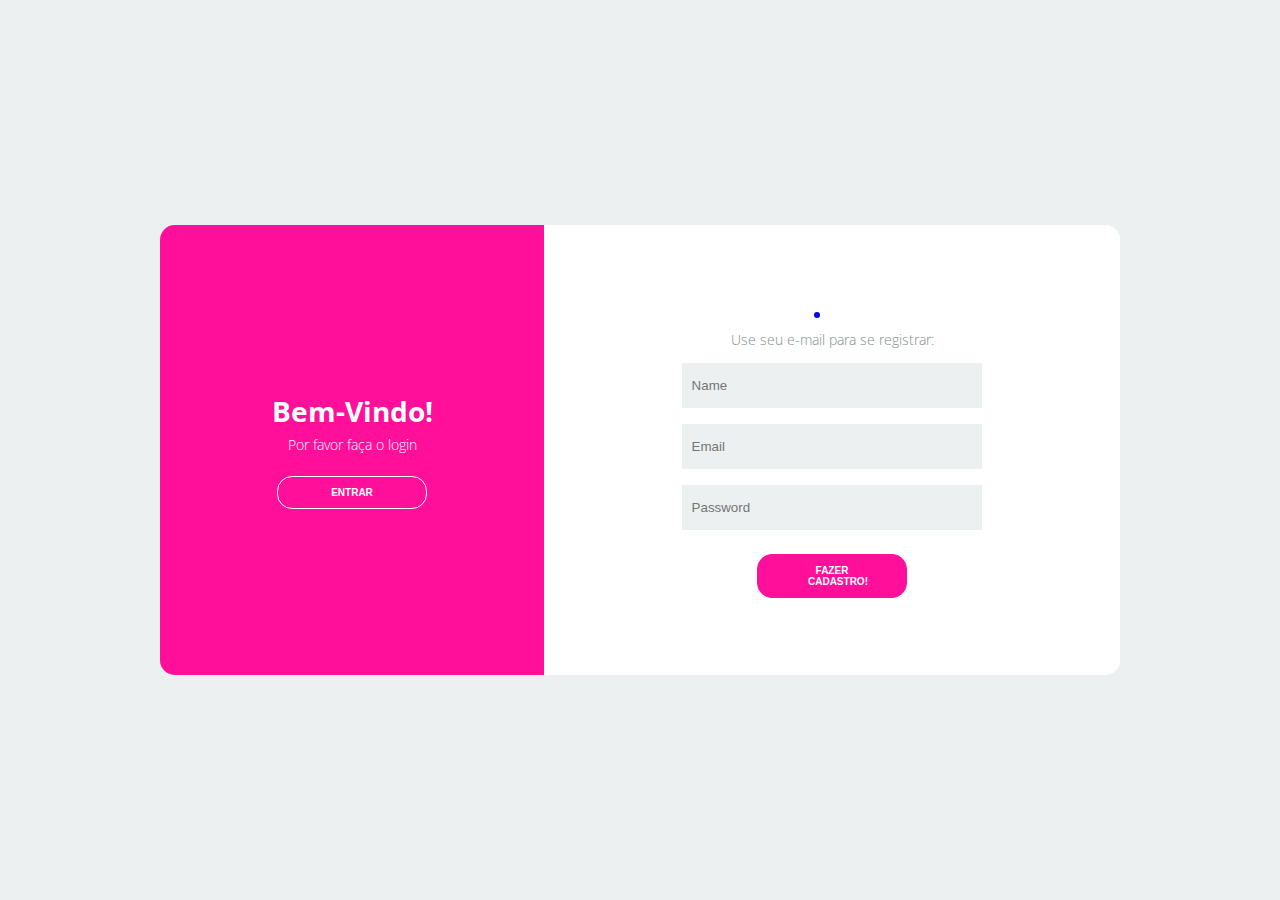
<file: Log_Style/index.html>
<!DOCTYPE html>
<html lang="pt-br">
<head>
    <meta charset="UTF-8">
    <meta name="viewport" content="width=device-width, initial-scale=1.0">
    <meta http-equiv="X-UA-Compatible" content="ie=edge">
    <title>Login</title>
    <link rel="stylesheet" href="css/style.css">
    <link rel="stylesheet" href="https://use.fontawesome.com/releases/v5.8.2/css/all.css"
        integrity="sha384-oS3vJWv+0UjzBfQzYUhtDYW+Pj2yciDJxpsK1OYPAYjqT085Qq/1cq5FLXAZQ7Ay" crossorigin="anonymous">
</head>
<body>
    <div class="container">
        <div class="content first-content">
            <div class="first-column">
                <h2 class="title title-primary">Bem-Vindo!</h2>
                <p class="description description-primary">Por favor faça o login</p>
                <button id="signin" class="btn btn-primary">Entrar</button>
            </div>    
            <div class="second-column">
                <h2 class="title title-second"></h2>
                <div class="social-media">
                    <ul class="list-social-media">
                        <a class="link-social-media" href="#">
                            <li class="item-social-media">
                                <i class="fab fa-facebook-f"></i>        
                            </li>
                        </a>
                </div><!-- social media -->
                <p class="description description-second">Use seu e-mail para se registrar:</p>
                <form class="form">
                    <label class="label-input" for="">
                        <i class="far fa-user icon-modify"></i>
                        <input type="text" placeholder="Name">
                    </label>
                    
                    <label class="label-input" for="">
                        <i class="far fa-envelope icon-modify"></i>
                        <input type="email" placeholder="Email">
                    </label>
                    
                    <label class="label-input" for="">
                        <i class="fas fa-lock icon-modify"></i>
                        <input type="password" placeholder="Password">
                    </label>
                    
                    
                    <button class="btn btn-second">Fazer cadastro!</button>        
                </form>
            </div><!-- second column -->
        </div><!-- first content -->
        <div class="content second-content">
            <div class="first-column">
                <h2 class="title title-primary">hello, friend!</h2>
                <p class="description description-primary">Enter your personal details</p>
                <p class="description description-primary">and start journey with us</p>
                <button id="signup" class="btn btn-primary">sign up</button>
            </div>
            <div class="second-column">
                <h2 class="title title-second">sign in to developer</h2>
                <div class="social-media">
                    <ul class="list-social-media">
                        <a class="link-social-media" href="#">
                            <li class="item-social-media">
                                <i class="fab fa-facebook-f"></i>
                            </li>
                        </a>
                        <a class="link-social-media" href="#">
                            <li class="item-social-media">
                                <i class="fab fa-google-plus-g"></i>
                            </li>
                        </a>
                        <a class="link-social-media" href="#">
                            <li class="item-social-media">
                                <i class="fab fa-linkedin-in"></i>
                            </li>
                        </a>
                    </ul>
                </div><!-- social media -->
                <p class="description description-second">or use your email account:</p>
                <form class="form">
                
                    <label class="label-input" for="">
                        <i class="far fa-envelope icon-modify"></i>
                        <input type="email" placeholder="Email">
                    </label>
                
                    <label class="label-input" for="">
                        <i class="fas fa-lock icon-modify"></i>
                        <input type="password" placeholder="Password">
                    </label>
                
                    <a class="password" href="#">forgot your password?</a>
                    <button class="btn btn-second">sign in</button>
                </form>
            </div><!-- second column -->
        </div><!-- second-content -->
    </div>
    <script src="js/app.js"></script>
</body>
</html>
</file>
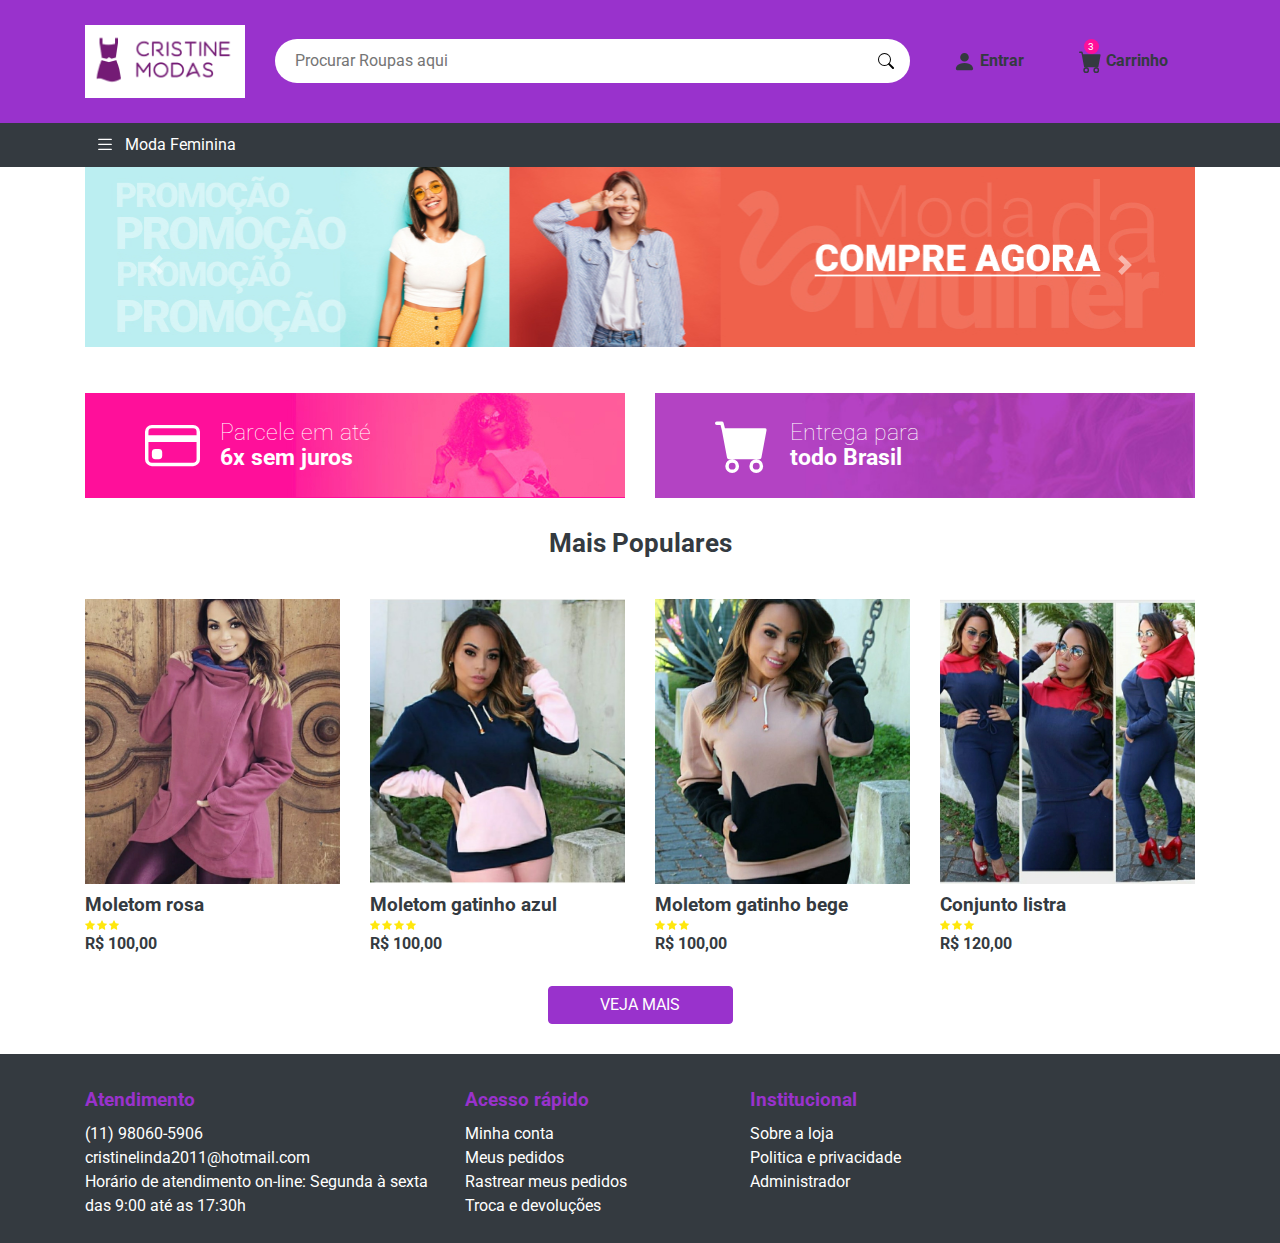
<file: tccCompleto-main/index.html>
<!DOCTYPE html>
<html lang="pt-br">

<head>
  <meta charset="UTF-8">
  <meta name="viewport" content="width=device-width, initial-scale=1.0">

  <title>Cristine Modas</title>

  <!-- Favicons -->
  <meta name="msapplication-TileColor" content="#FFC107">
  <meta name="msapplication-TileImage" content="./assets/images/favicons/ms-icon-144x144.png">
  <meta name="theme-color" content="#FFC107">
  <!-- end Favicons -->

  <!-- Css -->
  <link rel="stylesheet" href="./assets/css/style.css">
</head>

<body>

  <!-- header -->
  <header class="container-fluid">
    <!-- container -->
    <section class="container">
      <!-- row -->
      <article class="row d-flex align-items-center">

        <!-- logo -->
        <a href="" class="col-md-2 d-flex justify-content-center">
          <img src="./assets/images/favico.png" class="img-fluid" alt="Logo da empresa - Moda da Mulher">
        </a>

        <!-- buscador -->
        <form action="#" class="col-md-7 d-flex align-items-center">
          <input type="text" name="name" placeholder="Procurar Roupas aqui">

          <button class="d-flex align-items-center">
            <svg width="1em" height="1em" viewBox="0 0 16 16" class="bi bi-search" fill="currentColor"
              xmlns="http://www.w3.org/2000/svg">
              <path fill-rule="evenodd"
                d="M10.442 10.442a1 1 0 0 1 1.415 0l3.85 3.85a1 1 0 0 1-1.414 1.415l-3.85-3.85a1 1 0 0 1 0-1.415z" />
              <path fill-rule="evenodd"
                d="M6.5 12a5.5 5.5 0 1 0 0-11 5.5 5.5 0 0 0 0 11zM13 6.5a6.5 6.5 0 1 1-13 0 6.5 6.5 0 0 1 13 0z" />
            </svg>
          </button>
        </form>

        <!-- administrativo do cliente -->
        <ul class="col-md-3 nav d-flex align-items-center justify-content-around">
          <li class="nav-item">
            <a href="login-main/login.php">
              <svg width="1em" height="1em" viewBox="0 0 16 16" class="bi bi-person-fill" fill="currentColor"
                xmlns="http://www.w3.org/2000/svg">
                <path fill-rule="evenodd"
                  d="M3 14s-1 0-1-1 1-4 6-4 6 3 6 4-1 1-1 1H3zm5-6a3 3 0 1 0 0-6 3 3 0 0 0 0 6z" />
              </svg>
              Entrar
                         </a>
          
          <li class="nav-item">
            <span class="notificacao d-flex align-items-center justify-content-center">3</span>
            <a href="#">
              <svg width="1em" height="1em" viewBox="0 0 16 16" class="bi bi-cart-fill" fill="currentColor"
                xmlns="http://www.w3.org/2000/svg">
                <path fill-rule="evenodd"
                  d="M0 1.5A.5.5 0 0 1 .5 1H2a.5.5 0 0 1 .485.379L2.89 3H14.5a.5.5 0 0 1 .491.592l-1.5 8A.5.5 0 0 1 13 12H4a.5.5 0 0 1-.491-.408L2.01 3.607 1.61 2H.5a.5.5 0 0 1-.5-.5zM5 12a2 2 0 1 0 0 4 2 2 0 0 0 0-4zm7 0a2 2 0 1 0 0 4 2 2 0 0 0 0-4zm-7 1a1 1 0 1 0 0 2 1 1 0 0 0 0-2zm7 0a1 1 0 1 0 0 2 1 1 0 0 0 0-2z" />
              </svg>
              Carrinho
            </a>
          </li>
        </ul>
        <!-- end administrativo do cliente -->

      </article>
      <!-- row -->
    </section>
    <!-- end container -->
  </header>

  <nav class="container-fluid nav-produtos">
    <!-- container -->
    <section class="container">
      <!-- menu -->
      <ul class="nav">
        <!-- lista de itens -->
        <li class="col-xl-2 col-lg-3 col-md-12 nav-item d-flex align-items-center">
          <svg width="1em" height="1em" viewBox="0 0 16 16" class="bi bi-list" fill="currentColor"
            xmlns="http://www.w3.org/2000/svg">
            <path fill-rule="evenodd"
              d="M2.5 11.5A.5.5 0 0 1 3 11h10a.5.5 0 0 1 0 1H3a.5.5 0 0 1-.5-.5zm0-4A.5.5 0 0 1 3 7h10a.5.5 0 0 1 0 1H3a.5.5 0 0 1-.5-.5zm0-4A.5.5 0 0 1 3 3h10a.5.5 0 0 1 0 1H3a.5.5 0 0 1-.5-.5z" />
          </svg>
          Moda Feminina

          <!-- submenu -->
          <ul class="nav flex-column">
            <li class="nav-item">
              <a href="index.html">
                Home
              </a>
            </li>

            <li class="nav-item">
              <a href="lancamentos.html">
                looks do momento
              </a>
            </li>

            <li class="nav-item">
              <a href="promocao.html">
                Mais vendidos
              </a>
            </li>
          </ul>
          <!-- end submenu -->
        </li>
      <!-- menu -->
    </section>
    <!-- end container -->
  </nav>
  <!-- end menu do site -->

  <!-- main -->
  <main>
    <!-- banners promocionais rotativos  -->
    <section id="banners-promocionais" class="container carousel slide" data-ride="carousel">
      <!-- imagens -->
      <article class="carousel-inner">
        <figure class="carousel-item active">
          <img src="./assets/images/banner-1.jpg" class="d-block w-100" alt="Banner Promocional lançamento verão">
        </figure>

        <figure class="carousel-item">
          <img src="./assets/images/banner-2.jpg" class="d-block w-100" alt="Banner Promocional diversos itens da loja">
        </figure>
      </article>

      <!-- prev -->
      <a class="carousel-control-prev" href="#banners-promocionais" role="button" data-slide="prev">
        <span class="carousel-control-prev-icon" aria-hidden="true"></span>
        <span class="sr-only">Previous</span>
      </a>
      <!-- next -->
      <a class="carousel-control-next" href="#banners-promocionais" role="button" data-slide="next">
        <span class="carousel-control-next-icon" aria-hidden="true"></span>
        <span class="sr-only">Next</span>
      </a>
    </section>
    <!-- banners promocionais rotativos  -->

    <!-- banners promocionais com 6 colunas -->
    <section class="container banners-promocionais-statico">
      <!-- row -->
      <section class="row">
        <!-- banner -->
        <article class="col-md-6">
          <div class="banners-promocionais-statico-12x d-flex align-items-center">
            <svg width="1em" height="1em" viewBox="0 0 16 16" class="bi bi-credit-card" fill="currentColor"
              xmlns="http://www.w3.org/2000/svg">
              <path fill-rule="evenodd"
                d="M0 4a2 2 0 0 1 2-2h12a2 2 0 0 1 2 2v8a2 2 0 0 1-2 2H2a2 2 0 0 1-2-2V4zm2-1a1 1 0 0 0-1 1v1h14V4a1 1 0 0 0-1-1H2zm13 4H1v5a1 1 0 0 0 1 1h12a1 1 0 0 0 1-1V7z" />
              <path d="M2 10a1 1 0 0 1 1-1h1a1 1 0 0 1 1 1v1a1 1 0 0 1-1 1H3a1 1 0 0 1-1-1v-1z" />
            </svg>

            <p>
              Parcele em até<br>
              <strong>6x sem juros</strong>
            </p>
          </div>
        </article>

        <!-- banner -->
        <article class="col-md-6">
          <div class="banners-promocionais-statico-todo-br d-flex align-items-center">
            <svg width="1em" height="1em" viewBox="0 0 16 16" class="bi bi-cart-fill" fill="currentColor"
              xmlns="http://www.w3.org/2000/svg">
              <path fill-rule="evenodd"
                d="M0 1.5A.5.5 0 0 1 .5 1H2a.5.5 0 0 1 .485.379L2.89 3H14.5a.5.5 0 0 1 .491.592l-1.5 8A.5.5 0 0 1 13 12H4a.5.5 0 0 1-.491-.408L2.01 3.607 1.61 2H.5a.5.5 0 0 1-.5-.5zM5 12a2 2 0 1 0 0 4 2 2 0 0 0 0-4zm7 0a2 2 0 1 0 0 4 2 2 0 0 0 0-4zm-7 1a1 1 0 1 0 0 2 1 1 0 0 0 0-2zm7 0a1 1 0 1 0 0 2 1 1 0 0 0 0-2z" />
            </svg>
            <p>
              Entrega para<br>
              <strong>todo Brasil</strong>
            </p>
          </div>
        </article>
      </section>
      <!-- end row -->
    </section>
    <!-- end banners promocionais com 6 colunas -->

    <!-- container produtos -->
    <section class="container produtos">
      <!-- title -->
      <h1 class="text-center">Mais Populares</h1>

      <!-- listagem dos produto s -->
      <article class="row">

        <!-- produtos -->
        <a href="log1.html" class="produtos-container col-md-3">
          <!-- imagem do produto -->
          <div class="produto__imagem">
            <img src="./assets/images/Modelo_WallTech/Modelo_1.jpeg" class="img-fluid" alt="Cropped rosa">
          </div>

          <!-- itens do produto -->
          <article class="produtos-itens">
            <!-- title produto -->
            <h2>Moletom rosa</h2>

            <!-- stars -->
            <div class="produtos-stars">
              <svg width="1em" height="1em" viewBox="0 0 16 16" class="bi bi-star-fill" fill="currentColor"
                xmlns="http://www.w3.org/2000/svg">
                <path
                  d="M3.612 15.443c-.386.198-.824-.149-.746-.592l.83-4.73L.173 6.765c-.329-.314-.158-.888.283-.95l4.898-.696L7.538.792c.197-.39.73-.39.927 0l2.184 4.327 4.898.696c.441.062.612.636.283.95l-3.523 3.356.83 4.73c.078.443-.36.79-.746.592L8 13.187l-4.389 2.256z" />
              </svg>

              <svg width="1em" height="1em" viewBox="0 0 16 16" class="bi bi-star-fill" fill="currentColor"
                xmlns="http://www.w3.org/2000/svg">
                <path
                  d="M3.612 15.443c-.386.198-.824-.149-.746-.592l.83-4.73L.173 6.765c-.329-.314-.158-.888.283-.95l4.898-.696L7.538.792c.197-.39.73-.39.927 0l2.184 4.327 4.898.696c.441.062.612.636.283.95l-3.523 3.356.83 4.73c.078.443-.36.79-.746.592L8 13.187l-4.389 2.256z" />
              </svg>

              <svg width="1em" height="1em" viewBox="0 0 16 16" class="bi bi-star-fill" fill="currentColor"
                xmlns="http://www.w3.org/2000/svg">
                <path
                  d="M3.612 15.443c-.386.198-.824-.149-.746-.592l.83-4.73L.173 6.765c-.329-.314-.158-.888.283-.95l4.898-.696L7.538.792c.197-.39.73-.39.927 0l2.184 4.327 4.898.696c.441.062.612.636.283.95l-3.523 3.356.83 4.73c.078.443-.36.79-.746.592L8 13.187l-4.389 2.256z" />
              </svg>
            </div>

            <!-- preco -->
            <strong class="produtos-preco">
              R$ 100,00
            </strong>
          </article>
          <!-- end itens do produto -->
        </a>
        <!-- end produtos -->

        <!-- produtos -->
        <a href="log2.html" class="produtos-container col-md-3">
          <!-- imagem do produto -->
          <div class="produto__imagem">
            <img src="./assets/images/Modelo_WallTech/Modelo_2.jpeg" class="img-fluid" alt="Camiseta manga comprida">
          </div>

          <!-- itens do produto -->
          <article class="produtos-itens">
            <!-- title produto -->
            <h2>Moletom gatinho azul</h2>

            <!-- stars -->
            <div class="produtos-stars">
              <svg width="1em" height="1em" viewBox="0 0 16 16" class="bi bi-star-fill" fill="currentColor"
                xmlns="http://www.w3.org/2000/svg">
                <path
                  d="M3.612 15.443c-.386.198-.824-.149-.746-.592l.83-4.73L.173 6.765c-.329-.314-.158-.888.283-.95l4.898-.696L7.538.792c.197-.39.73-.39.927 0l2.184 4.327 4.898.696c.441.062.612.636.283.95l-3.523 3.356.83 4.73c.078.443-.36.79-.746.592L8 13.187l-4.389 2.256z" />
              </svg>

              <svg width="1em" height="1em" viewBox="0 0 16 16" class="bi bi-star-fill" fill="currentColor"
                xmlns="http://www.w3.org/2000/svg">
                <path
                  d="M3.612 15.443c-.386.198-.824-.149-.746-.592l.83-4.73L.173 6.765c-.329-.314-.158-.888.283-.95l4.898-.696L7.538.792c.197-.39.73-.39.927 0l2.184 4.327 4.898.696c.441.062.612.636.283.95l-3.523 3.356.83 4.73c.078.443-.36.79-.746.592L8 13.187l-4.389 2.256z" />
              </svg>

              <svg width="1em" height="1em" viewBox="0 0 16 16" class="bi bi-star-fill" fill="currentColor"
                xmlns="http://www.w3.org/2000/svg">
                <path
                  d="M3.612 15.443c-.386.198-.824-.149-.746-.592l.83-4.73L.173 6.765c-.329-.314-.158-.888.283-.95l4.898-.696L7.538.792c.197-.39.73-.39.927 0l2.184 4.327 4.898.696c.441.062.612.636.283.95l-3.523 3.356.83 4.73c.078.443-.36.79-.746.592L8 13.187l-4.389 2.256z" />
              </svg>

              <svg width="1em" height="1em" viewBox="0 0 16 16" class="bi bi-star-fill" fill="currentColor"
                xmlns="http://www.w3.org/2000/svg">
                <path
                  d="M3.612 15.443c-.386.198-.824-.149-.746-.592l.83-4.73L.173 6.765c-.329-.314-.158-.888.283-.95l4.898-.696L7.538.792c.197-.39.73-.39.927 0l2.184 4.327 4.898.696c.441.062.612.636.283.95l-3.523 3.356.83 4.73c.078.443-.36.79-.746.592L8 13.187l-4.389 2.256z" />
              </svg>
            </div>

            <!-- preco -->
            <strong class="produtos-preco">
              R$ 100,00
            </strong>
          </article>
          <!-- end itens do produto -->
        </a>
        <!-- end produtos -->

        <!-- produtos -->
        <a href="log3.html" class="produtos-container col-md-3">
          <!-- imagem do produto -->
          <div class="produto__imagem">
            <img src="./assets/images/Modelo_WallTech/Modelo_3.jpeg" class="img-fluid" alt="Camiseta listrada">
          </div>

          <!-- itens do produto -->
          <article class="produtos-itens">
            <!-- title produto -->
            <h2>Moletom gatinho bege</h2>

            <!-- stars -->
            <div class="produtos-stars">
              <svg width="1em" height="1em" viewBox="0 0 16 16" class="bi bi-star-fill" fill="currentColor"
                xmlns="http://www.w3.org/2000/svg">
                <path
                  d="M3.612 15.443c-.386.198-.824-.149-.746-.592l.83-4.73L.173 6.765c-.329-.314-.158-.888.283-.95l4.898-.696L7.538.792c.197-.39.73-.39.927 0l2.184 4.327 4.898.696c.441.062.612.636.283.95l-3.523 3.356.83 4.73c.078.443-.36.79-.746.592L8 13.187l-4.389 2.256z" />
              </svg>

              <svg width="1em" height="1em" viewBox="0 0 16 16" class="bi bi-star-fill" fill="currentColor"
                xmlns="http://www.w3.org/2000/svg">
                <path
                  d="M3.612 15.443c-.386.198-.824-.149-.746-.592l.83-4.73L.173 6.765c-.329-.314-.158-.888.283-.95l4.898-.696L7.538.792c.197-.39.73-.39.927 0l2.184 4.327 4.898.696c.441.062.612.636.283.95l-3.523 3.356.83 4.73c.078.443-.36.79-.746.592L8 13.187l-4.389 2.256z" />
              </svg>

              <svg width="1em" height="1em" viewBox="0 0 16 16" class="bi bi-star-fill" fill="currentColor"
                xmlns="http://www.w3.org/2000/svg">
                <path
                  d="M3.612 15.443c-.386.198-.824-.149-.746-.592l.83-4.73L.173 6.765c-.329-.314-.158-.888.283-.95l4.898-.696L7.538.792c.197-.39.73-.39.927 0l2.184 4.327 4.898.696c.441.062.612.636.283.95l-3.523 3.356.83 4.73c.078.443-.36.79-.746.592L8 13.187l-4.389 2.256z" />
              </svg>
            </div>

            <!-- preco -->
            <strong class="produtos-preco">
              R$ 100,00
            </strong>
          </article>
          <!-- end itens do produto -->
        </a>
        <!-- end produtos -->

        <!-- produtos -->
        <a href="log4.html" class="produtos-container col-md-3">
          <!-- imagem do produto -->
          <div class="produto__imagem">
            <img src="./assets/images/Modelo_WallTech/Modelo_4.jpeg" class="img-fluid" alt="Saia plisada">
          </div>

          <!-- itens do produto -->
          <article class="produtos-itens">
            <!-- title produto -->
            <h2>Conjunto listra</h2>

            <!-- stars -->
            <div class="produtos-stars">
              <svg width="1em" height="1em" viewBox="0 0 16 16" class="bi bi-star-fill" fill="currentColor"
                xmlns="http://www.w3.org/2000/svg">
                <path
                  d="M3.612 15.443c-.386.198-.824-.149-.746-.592l.83-4.73L.173 6.765c-.329-.314-.158-.888.283-.95l4.898-.696L7.538.792c.197-.39.73-.39.927 0l2.184 4.327 4.898.696c.441.062.612.636.283.95l-3.523 3.356.83 4.73c.078.443-.36.79-.746.592L8 13.187l-4.389 2.256z" />
              </svg>

              <svg width="1em" height="1em" viewBox="0 0 16 16" class="bi bi-star-fill" fill="currentColor"
                xmlns="http://www.w3.org/2000/svg">
                <path
                  d="M3.612 15.443c-.386.198-.824-.149-.746-.592l.83-4.73L.173 6.765c-.329-.314-.158-.888.283-.95l4.898-.696L7.538.792c.197-.39.73-.39.927 0l2.184 4.327 4.898.696c.441.062.612.636.283.95l-3.523 3.356.83 4.73c.078.443-.36.79-.746.592L8 13.187l-4.389 2.256z" />
              </svg>

              <svg width="1em" height="1em" viewBox="0 0 16 16" class="bi bi-star-fill" fill="currentColor"
                xmlns="http://www.w3.org/2000/svg">
                <path
                  d="M3.612 15.443c-.386.198-.824-.149-.746-.592l.83-4.73L.173 6.765c-.329-.314-.158-.888.283-.95l4.898-.696L7.538.792c.197-.39.73-.39.927 0l2.184 4.327 4.898.696c.441.062.612.636.283.95l-3.523 3.356.83 4.73c.078.443-.36.79-.746.592L8 13.187l-4.389 2.256z" />
              </svg>
            </div>

            <!-- preco -->
            <strong class="produtos-preco">
              R$ 120,00
            </strong>
          </article>
          <!-- end itens do produto -->
        </a>
        <!-- end produtos -->

      </article>
      <!-- listagem dos produtos -->

      <div class="d-flex justify-content-center">
        <a href="./camisetas.html" class="btn btn-warning col-md-2">VEJA MAIS</a>
      </div>
    </section>
    <!-- end container produtos -->
  </main>
  <!-- end main -->

  <!-- Footer -->
  <footer class="container-fluid">
    <!-- container -->
    <section class="container">
      <!-- menus -->
      <section class="row">
        <!-- atendimento -->
        <article class="col-md-4">
          <h4>
            Atendimento
          </h4>
          <!-- links -->
          <ul class="nav flex-column">
            <li class="nav-item">
              <a href="tel:+5511999999999">(11) 98060-5906</a>
            </li>

            <li class="nav-item">
              <a href="mailto:contato@sualoja.com.br">cristinelinda2011@hotmail.com</a>
            </li>

            <li class="nav-item">
              Horário de atendimento on-line: Segunda à sexta das 9:00 até as 17:30h
            </li>
          </ul>
        </article>
        <!-- end atendimento -->

        <!-- acesso rápido -->
        <article class="col-md-3">
          <h4>
            Acesso rápido
          </h4>
          <!-- links -->
          <ul class="nav flex-column">
            <li class="nav-item">
              <a href="#">Minha conta</a>
            </li>

            <li class="nav-item">
              <a href="#">Meus pedidos</a>
            </li>

            <li class="nav-item">
              <a href="#">Rastrear meus pedidos</a>
            </li>

            <li class="nav-item">
              <a>Troca e devoluções</a>
              
            </li>
          </ul>
        </article>
        <!-- end acesso rápido -->

        <!-- institucional -->
        <article class="col-md-3">
          <h4>
            Institucional
          </h4>
          <!-- links -->
          <ul class="nav flex-column">
            
            <li class="nav-item">
              <a >Sobre a loja</a>
            </li>

            <li class="nav-item">
              <a >Politica e privacidade</a>
            </li>

            <li class="nav-item">
              <a href="./sistema-main/adm/login.php">Administrador</a>
            </li>


          </ul>
        </article>
        <!-- end institucional -->

        
      </section>
      <!-- end menus -->
    </section>
    <!-- end container -->

  </footer>
  <!-- end Footer-->

  <!-- Arquivos Bootstrap -->
  <script src="./assets/js/jquery.js"></script>
  <script src="./assets/js/popper.js"></script>
  <script src="./assets/js/bootstrap.js"></script>
</body>

</html>
</file>
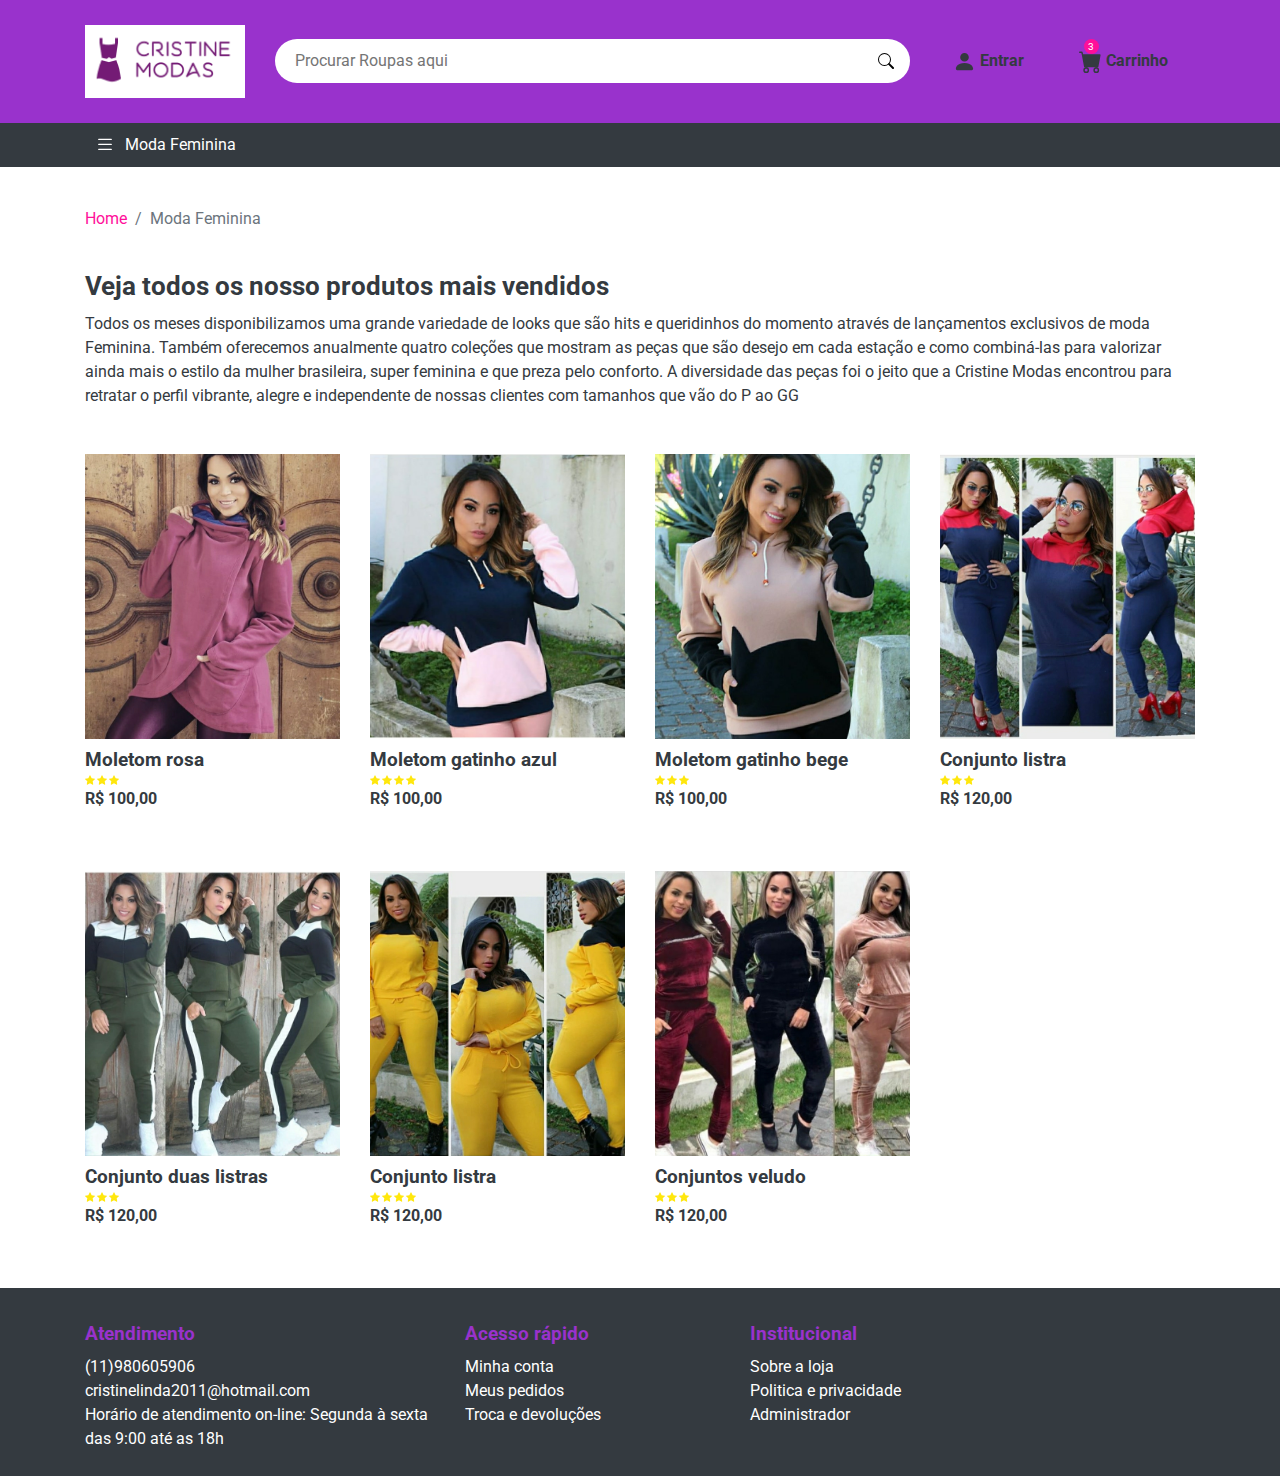
<file: tccCompleto-main/camisetas.html>
<!DOCTYPE html>
<html lang="pt-br">

<head>
  <meta charset="UTF-8">
  <meta name="viewport" content="width=device-width, initial-scale=1.0">

  <title>Cristine Modas</title>

  <!-- Favicons -->
  <meta name="msapplication-TileColor" content="#FFC107">
  <meta name="msapplication-TileImage" content="./assets/images/favicons/ms-icon-144x144.png">
  <meta name="theme-color" content="#FFC107">
  <!-- end Favicons -->

  <!-- Css -->
  <link rel="stylesheet" href="./assets/css/style.css">
</head>

<body>

  <!-- header -->
  <header class="container-fluid">
    <!-- container -->
    <section class="container">
      <!-- row -->
      <article class="row d-flex align-items-center">

        <!-- logo -->
        <a href="./" class="col-md-2 d-flex justify-content-center">
          <img src="./assets/images/favico.png" class="img-fluid" alt="Logo da empresa - Moda da Mulher">
        </a>

        <!-- buscador -->
        <form action="#" class="col-md-7 d-flex align-items-center">
          <input type="text" name="name" placeholder="Procurar Roupas aqui">

          <button class="d-flex align-items-center">
            <svg width="1em" height="1em" viewBox="0 0 16 16" class="bi bi-search" fill="currentColor"
              xmlns="http://www.w3.org/2000/svg">
              <path fill-rule="evenodd"
                d="M10.442 10.442a1 1 0 0 1 1.415 0l3.85 3.85a1 1 0 0 1-1.414 1.415l-3.85-3.85a1 1 0 0 1 0-1.415z" />
              <path fill-rule="evenodd"
                d="M6.5 12a5.5 5.5 0 1 0 0-11 5.5 5.5 0 0 0 0 11zM13 6.5a6.5 6.5 0 1 1-13 0 6.5 6.5 0 0 1 13 0z" />
            </svg>
          </button>
        </form>

        <!-- administrativo do cliente -->
        <ul class="col-md-3 nav d-flex align-items-center justify-content-around">
          <li class="nav-item">
            <a href="login-main/login.php">
              <svg width="1em" height="1em" viewBox="0 0 16 16" class="bi bi-person-fill" fill="currentColor"
                xmlns="http://www.w3.org/2000/svg">
                <path fill-rule="evenodd"
                  d="M3 14s-1 0-1-1 1-4 6-4 6 3 6 4-1 1-1 1H3zm5-6a3 3 0 1 0 0-6 3 3 0 0 0 0 6z" />
              </svg>
              Entrar
                         </a>
          
          <li class="nav-item">
            <span class="notificacao d-flex align-items-center justify-content-center">3</span>
            <a href="#">
              <svg width="1em" height="1em" viewBox="0 0 16 16" class="bi bi-cart-fill" fill="currentColor"
                xmlns="http://www.w3.org/2000/svg">
                <path fill-rule="evenodd"
                  d="M0 1.5A.5.5 0 0 1 .5 1H2a.5.5 0 0 1 .485.379L2.89 3H14.5a.5.5 0 0 1 .491.592l-1.5 8A.5.5 0 0 1 13 12H4a.5.5 0 0 1-.491-.408L2.01 3.607 1.61 2H.5a.5.5 0 0 1-.5-.5zM5 12a2 2 0 1 0 0 4 2 2 0 0 0 0-4zm7 0a2 2 0 1 0 0 4 2 2 0 0 0 0-4zm-7 1a1 1 0 1 0 0 2 1 1 0 0 0 0-2zm7 0a1 1 0 1 0 0 2 1 1 0 0 0 0-2z" />
              </svg>
              Carrinho
            </a>
          </li>
        </ul>
        <!-- end administrativo do cliente -->

      </article>
      <!-- row -->
    </section>
    <!-- end container -->
  </header>
  <!-- end header -->

  <!-- menu do site -->
  <nav class="container-fluid nav-produtos">
    <!-- container -->
    <section class="container">
      <!-- menu -->
      <ul class="nav">
        <!-- lista de itens -->
        <li class="col-xl-2 col-lg-3 col-md-12 nav-item d-flex align-items-center">
          <svg width="1em" height="1em" viewBox="0 0 16 16" class="bi bi-list" fill="currentColor"
            xmlns="http://www.w3.org/2000/svg">
            <path fill-rule="evenodd"
              d="M2.5 11.5A.5.5 0 0 1 3 11h10a.5.5 0 0 1 0 1H3a.5.5 0 0 1-.5-.5zm0-4A.5.5 0 0 1 3 7h10a.5.5 0 0 1 0 1H3a.5.5 0 0 1-.5-.5zm0-4A.5.5 0 0 1 3 3h10a.5.5 0 0 1 0 1H3a.5.5 0 0 1-.5-.5z" />
          </svg>
          Moda Feminina

          <!-- submenu -->
          <ul class="nav flex-column">
            <li class="nav-item">
              <a href="index.html">
                Home
              </a>
            </li>

            <li class="nav-item">
              <a href="#">
                Lançamentos
              </a>
            </li>

            <li class="nav-item">
              <a href="#">
                Promoção
              </a>
            </li>
          </ul>
          <!-- end submenu -->
        </li>
      <!-- menu -->
    </section>
    <!-- end container -->
  </nav>
  <!-- end menu do site -->

  <!-- main -->
  <main>


    <!-- container produtos -->
    <section class="container produtos">

      <nav aria-label="breadcrumb">
        <ol class="breadcrumb">
          <li class="breadcrumb-item"><a href="./">Home</a></li>
          <li class="breadcrumb-item active" aria-current="page">Moda Feminina</li>
        </ol>
      </nav>

      <!-- title -->
      <h1>Veja todos os nosso produtos mais vendidos</h1>
      <p>
        Todos os meses disponibilizamos uma grande variedade de looks que são hits e queridinhos do momento através de
        lançamentos exclusivos de moda Feminina. Também oferecemos anualmente quatro coleções que mostram as peças que
        são desejo em cada estação e como combiná-las para valorizar ainda mais o estilo da mulher brasileira, super
        feminina e que preza pelo conforto. A diversidade das peças foi o jeito que a Cristine Modas encontrou para retratar o
        perfil vibrante, alegre e independente de nossas clientes com tamanhos que vão do P ao GG
      </p>
      <!-- listagem dos produtos -->
      <article class="row">

        <!-- produtos -->
        <a href="log1.html" class="produtos-container col-md-3">
          <!-- imagem do produto -->
          <div class="produto__imagem">
            <img src="./assets/images/Modelo_WallTech/Modelo_1.jpeg" class="img-fluid" alt="Cropped rosa">
          </div>

          <!-- itens do produto -->
          <article class="produtos-itens">
            <!-- title produto -->
            <h2>Moletom rosa</h2>

            <!-- stars -->
            <div class="produtos-stars">
              <svg width="1em" height="1em" viewBox="0 0 16 16" class="bi bi-star-fill" fill="currentColor"
                xmlns="http://www.w3.org/2000/svg">
                <path
                  d="M3.612 15.443c-.386.198-.824-.149-.746-.592l.83-4.73L.173 6.765c-.329-.314-.158-.888.283-.95l4.898-.696L7.538.792c.197-.39.73-.39.927 0l2.184 4.327 4.898.696c.441.062.612.636.283.95l-3.523 3.356.83 4.73c.078.443-.36.79-.746.592L8 13.187l-4.389 2.256z" />
              </svg>

              <svg width="1em" height="1em" viewBox="0 0 16 16" class="bi bi-star-fill" fill="currentColor"
                xmlns="http://www.w3.org/2000/svg">
                <path
                  d="M3.612 15.443c-.386.198-.824-.149-.746-.592l.83-4.73L.173 6.765c-.329-.314-.158-.888.283-.95l4.898-.696L7.538.792c.197-.39.73-.39.927 0l2.184 4.327 4.898.696c.441.062.612.636.283.95l-3.523 3.356.83 4.73c.078.443-.36.79-.746.592L8 13.187l-4.389 2.256z" />
              </svg>

              <svg width="1em" height="1em" viewBox="0 0 16 16" class="bi bi-star-fill" fill="currentColor"
                xmlns="http://www.w3.org/2000/svg">
                <path
                  d="M3.612 15.443c-.386.198-.824-.149-.746-.592l.83-4.73L.173 6.765c-.329-.314-.158-.888.283-.95l4.898-.696L7.538.792c.197-.39.73-.39.927 0l2.184 4.327 4.898.696c.441.062.612.636.283.95l-3.523 3.356.83 4.73c.078.443-.36.79-.746.592L8 13.187l-4.389 2.256z" />
              </svg>
            </div>

            <!-- preco -->
            <strong class="produtos-preco">
              R$ 100,00
            </strong>
          </article>
          <!-- end itens do produto -->
        </a>
        <!-- end produtos -->

        <!-- produtos -->
        <a href="log2.html" class="produtos-container col-md-3">
          <!-- imagem do produto -->
          <div class="produto__imagem">
            <img src="./assets/images/Modelo_WallTech/Modelo_2.jpeg" class="img-fluid" alt="Cropped rosa">
          </div>

          <!-- itens do produto -->
          <article class="produtos-itens">
            <!-- title produto -->
            <h2>Moletom gatinho azul</h2>

            <!-- stars -->
            <div class="produtos-stars">
              <svg width="1em" height="1em" viewBox="0 0 16 16" class="bi bi-star-fill" fill="currentColor"
                xmlns="http://www.w3.org/2000/svg">
                <path
                  d="M3.612 15.443c-.386.198-.824-.149-.746-.592l.83-4.73L.173 6.765c-.329-.314-.158-.888.283-.95l4.898-.696L7.538.792c.197-.39.73-.39.927 0l2.184 4.327 4.898.696c.441.062.612.636.283.95l-3.523 3.356.83 4.73c.078.443-.36.79-.746.592L8 13.187l-4.389 2.256z" />
              </svg>

              <svg width="1em" height="1em" viewBox="0 0 16 16" class="bi bi-star-fill" fill="currentColor"
                xmlns="http://www.w3.org/2000/svg">
                <path
                  d="M3.612 15.443c-.386.198-.824-.149-.746-.592l.83-4.73L.173 6.765c-.329-.314-.158-.888.283-.95l4.898-.696L7.538.792c.197-.39.73-.39.927 0l2.184 4.327 4.898.696c.441.062.612.636.283.95l-3.523 3.356.83 4.73c.078.443-.36.79-.746.592L8 13.187l-4.389 2.256z" />
              </svg>

              <svg width="1em" height="1em" viewBox="0 0 16 16" class="bi bi-star-fill" fill="currentColor"
                xmlns="http://www.w3.org/2000/svg">
                <path
                  d="M3.612 15.443c-.386.198-.824-.149-.746-.592l.83-4.73L.173 6.765c-.329-.314-.158-.888.283-.95l4.898-.696L7.538.792c.197-.39.73-.39.927 0l2.184 4.327 4.898.696c.441.062.612.636.283.95l-3.523 3.356.83 4.73c.078.443-.36.79-.746.592L8 13.187l-4.389 2.256z" />
              </svg>

              <svg width="1em" height="1em" viewBox="0 0 16 16" class="bi bi-star-fill" fill="currentColor"
                xmlns="http://www.w3.org/2000/svg">
                <path
                  d="M3.612 15.443c-.386.198-.824-.149-.746-.592l.83-4.73L.173 6.765c-.329-.314-.158-.888.283-.95l4.898-.696L7.538.792c.197-.39.73-.39.927 0l2.184 4.327 4.898.696c.441.062.612.636.283.95l-3.523 3.356.83 4.73c.078.443-.36.79-.746.592L8 13.187l-4.389 2.256z" />
              </svg>
            </div>

            <!-- preco -->
            <strong class="produtos-preco">
              R$ 100,00
            </strong>
          </article>
          <!-- end itens do produto -->
        </a>
        <!-- end produtos -->

        <!-- produtos -->
        <a href="log3.html" class="produtos-container col-md-3">
          <!-- imagem do produto -->
          <div class="produto__imagem">
            <img src="./assets/images/Modelo_WallTech/Modelo_3.jpeg" class="img-fluid" alt="Camiseta listrada">
          </div>

          <!-- itens do produto -->
          <article class="produtos-itens">
            <!-- title produto -->
            <h2>Moletom gatinho bege</h2>

            <!-- stars -->
            <div class="produtos-stars">
              <svg width="1em" height="1em" viewBox="0 0 16 16" class="bi bi-star-fill" fill="currentColor"
                xmlns="http://www.w3.org/2000/svg">
                <path
                  d="M3.612 15.443c-.386.198-.824-.149-.746-.592l.83-4.73L.173 6.765c-.329-.314-.158-.888.283-.95l4.898-.696L7.538.792c.197-.39.73-.39.927 0l2.184 4.327 4.898.696c.441.062.612.636.283.95l-3.523 3.356.83 4.73c.078.443-.36.79-.746.592L8 13.187l-4.389 2.256z" />
              </svg>

              <svg width="1em" height="1em" viewBox="0 0 16 16" class="bi bi-star-fill" fill="currentColor"
                xmlns="http://www.w3.org/2000/svg">
                <path
                  d="M3.612 15.443c-.386.198-.824-.149-.746-.592l.83-4.73L.173 6.765c-.329-.314-.158-.888.283-.95l4.898-.696L7.538.792c.197-.39.73-.39.927 0l2.184 4.327 4.898.696c.441.062.612.636.283.95l-3.523 3.356.83 4.73c.078.443-.36.79-.746.592L8 13.187l-4.389 2.256z" />
              </svg>

              <svg width="1em" height="1em" viewBox="0 0 16 16" class="bi bi-star-fill" fill="currentColor"
                xmlns="http://www.w3.org/2000/svg">
                <path
                  d="M3.612 15.443c-.386.198-.824-.149-.746-.592l.83-4.73L.173 6.765c-.329-.314-.158-.888.283-.95l4.898-.696L7.538.792c.197-.39.73-.39.927 0l2.184 4.327 4.898.696c.441.062.612.636.283.95l-3.523 3.356.83 4.73c.078.443-.36.79-.746.592L8 13.187l-4.389 2.256z" />
              </svg>
            </div>

            <!-- preco -->
            <strong class="produtos-preco">
              R$ 100,00
            </strong>
          </article>
          <!-- end itens do produto -->
        </a>
        <!-- end produtos -->

        <!-- produtos -->
        <a href="log4.html" class="produtos-container col-md-3">
          <!-- imagem do produto -->
          <div class="produto__imagem">
            <img src="./assets/images/Modelo_WallTech/Modelo_4.jpeg" class="img-fluid" alt="Saia plisada">
          </div>

          <!-- itens do produto -->
          <article class="produtos-itens">
            <!-- title produto -->
            <h2>Conjunto listra</h2>

            <!-- stars -->
            <div class="produtos-stars">
              <svg width="1em" height="1em" viewBox="0 0 16 16" class="bi bi-star-fill" fill="currentColor"
                xmlns="http://www.w3.org/2000/svg">
                <path
                  d="M3.612 15.443c-.386.198-.824-.149-.746-.592l.83-4.73L.173 6.765c-.329-.314-.158-.888.283-.95l4.898-.696L7.538.792c.197-.39.73-.39.927 0l2.184 4.327 4.898.696c.441.062.612.636.283.95l-3.523 3.356.83 4.73c.078.443-.36.79-.746.592L8 13.187l-4.389 2.256z" />
              </svg>

              <svg width="1em" height="1em" viewBox="0 0 16 16" class="bi bi-star-fill" fill="currentColor"
                xmlns="http://www.w3.org/2000/svg">
                <path
                  d="M3.612 15.443c-.386.198-.824-.149-.746-.592l.83-4.73L.173 6.765c-.329-.314-.158-.888.283-.95l4.898-.696L7.538.792c.197-.39.73-.39.927 0l2.184 4.327 4.898.696c.441.062.612.636.283.95l-3.523 3.356.83 4.73c.078.443-.36.79-.746.592L8 13.187l-4.389 2.256z" />
              </svg>

              <svg width="1em" height="1em" viewBox="0 0 16 16" class="bi bi-star-fill" fill="currentColor"
                xmlns="http://www.w3.org/2000/svg">
                <path
                  d="M3.612 15.443c-.386.198-.824-.149-.746-.592l.83-4.73L.173 6.765c-.329-.314-.158-.888.283-.95l4.898-.696L7.538.792c.197-.39.73-.39.927 0l2.184 4.327 4.898.696c.441.062.612.636.283.95l-3.523 3.356.83 4.73c.078.443-.36.79-.746.592L8 13.187l-4.389 2.256z" />
              </svg>
            </div>

            <!-- preco -->
            <strong class="produtos-preco">
              R$ 120,00
            </strong>
          </article>
          <!-- end itens do produto -->
        </a>
        <!-- end produtos -->

        <!-- produtos -->
        <a href="log5.html" class="produtos-container col-md-3">
          <!-- imagem do produto -->
          <div class="produto__imagem">
            <img src="./assets/images/Modelo_WallTech/Modelo_5.jpeg" class="img-fluid" alt="Cropped rosa">
          </div>

          <!-- itens do produto -->
          <article class="produtos-itens">
            <!-- title produto -->
            <h2>Conjunto duas listras</h2>

            <!-- stars -->
            <div class="produtos-stars">
              <svg width="1em" height="1em" viewBox="0 0 16 16" class="bi bi-star-fill" fill="currentColor"
                xmlns="http://www.w3.org/2000/svg">
                <path
                  d="M3.612 15.443c-.386.198-.824-.149-.746-.592l.83-4.73L.173 6.765c-.329-.314-.158-.888.283-.95l4.898-.696L7.538.792c.197-.39.73-.39.927 0l2.184 4.327 4.898.696c.441.062.612.636.283.95l-3.523 3.356.83 4.73c.078.443-.36.79-.746.592L8 13.187l-4.389 2.256z" />
              </svg>

              <svg width="1em" height="1em" viewBox="0 0 16 16" class="bi bi-star-fill" fill="currentColor"
                xmlns="http://www.w3.org/2000/svg">
                <path
                  d="M3.612 15.443c-.386.198-.824-.149-.746-.592l.83-4.73L.173 6.765c-.329-.314-.158-.888.283-.95l4.898-.696L7.538.792c.197-.39.73-.39.927 0l2.184 4.327 4.898.696c.441.062.612.636.283.95l-3.523 3.356.83 4.73c.078.443-.36.79-.746.592L8 13.187l-4.389 2.256z" />
              </svg>

              <svg width="1em" height="1em" viewBox="0 0 16 16" class="bi bi-star-fill" fill="currentColor"
                xmlns="http://www.w3.org/2000/svg">
                <path
                  d="M3.612 15.443c-.386.198-.824-.149-.746-.592l.83-4.73L.173 6.765c-.329-.314-.158-.888.283-.95l4.898-.696L7.538.792c.197-.39.73-.39.927 0l2.184 4.327 4.898.696c.441.062.612.636.283.95l-3.523 3.356.83 4.73c.078.443-.36.79-.746.592L8 13.187l-4.389 2.256z" />
              </svg>
            </div>

            <!-- preco -->
            <strong class="produtos-preco">
              R$ 120,00
            </strong>
          </article>
          <!-- end itens do produto -->
        </a>
        <!-- end produtos -->

        <!-- produtos -->
        <a href="log6.html" class="produtos-container col-md-3">
          <!-- imagem do produto -->
          <div class="produto__imagem">
            <img src="./assets/images/Modelo_WallTech/Modelo_6.jpeg" class="img-fluid" alt="Cropped rosa">
          </div>

          <!-- itens do produto -->
          <article class="produtos-itens">
            <!-- title produto -->
            <h2>Conjunto listra</h2>

            <!-- stars -->
            <div class="produtos-stars">
              <svg width="1em" height="1em" viewBox="0 0 16 16" class="bi bi-star-fill" fill="currentColor"
                xmlns="http://www.w3.org/2000/svg">
                <path
                  d="M3.612 15.443c-.386.198-.824-.149-.746-.592l.83-4.73L.173 6.765c-.329-.314-.158-.888.283-.95l4.898-.696L7.538.792c.197-.39.73-.39.927 0l2.184 4.327 4.898.696c.441.062.612.636.283.95l-3.523 3.356.83 4.73c.078.443-.36.79-.746.592L8 13.187l-4.389 2.256z" />
              </svg>

              <svg width="1em" height="1em" viewBox="0 0 16 16" class="bi bi-star-fill" fill="currentColor"
                xmlns="http://www.w3.org/2000/svg">
                <path
                  d="M3.612 15.443c-.386.198-.824-.149-.746-.592l.83-4.73L.173 6.765c-.329-.314-.158-.888.283-.95l4.898-.696L7.538.792c.197-.39.73-.39.927 0l2.184 4.327 4.898.696c.441.062.612.636.283.95l-3.523 3.356.83 4.73c.078.443-.36.79-.746.592L8 13.187l-4.389 2.256z" />
              </svg>

              <svg width="1em" height="1em" viewBox="0 0 16 16" class="bi bi-star-fill" fill="currentColor"
                xmlns="http://www.w3.org/2000/svg">
                <path
                  d="M3.612 15.443c-.386.198-.824-.149-.746-.592l.83-4.73L.173 6.765c-.329-.314-.158-.888.283-.95l4.898-.696L7.538.792c.197-.39.73-.39.927 0l2.184 4.327 4.898.696c.441.062.612.636.283.95l-3.523 3.356.83 4.73c.078.443-.36.79-.746.592L8 13.187l-4.389 2.256z" />
              </svg>

              <svg width="1em" height="1em" viewBox="0 0 16 16" class="bi bi-star-fill" fill="currentColor"
                xmlns="http://www.w3.org/2000/svg">
                <path
                  d="M3.612 15.443c-.386.198-.824-.149-.746-.592l.83-4.73L.173 6.765c-.329-.314-.158-.888.283-.95l4.898-.696L7.538.792c.197-.39.73-.39.927 0l2.184 4.327 4.898.696c.441.062.612.636.283.95l-3.523 3.356.83 4.73c.078.443-.36.79-.746.592L8 13.187l-4.389 2.256z" />
              </svg>
            </div>

            <!-- preco -->
            <strong class="produtos-preco">
              R$ 120,00
            </strong>
          </article>
          <!-- end itens do produto -->
        </a>
        <!-- end produtos -->

        <!-- produtos -->
        <a href="log7.html" class="produtos-container col-md-3">
          <!-- imagem do produto -->
          <div class="produto__imagem">
            <img src="./assets/images/Modelo_WallTech/Modelo_7.jpeg" class="img-fluid" alt="Cropped rosa">
          </div>

          <!-- itens do produto -->
          <article class="produtos-itens">
            <!-- title produto -->
            <h2>Conjuntos veludo </h2>

            <!-- stars -->
            <div class="produtos-stars">
              <svg width="1em" height="1em" viewBox="0 0 16 16" class="bi bi-star-fill" fill="currentColor"
                xmlns="http://www.w3.org/2000/svg">
                <path
                  d="M3.612 15.443c-.386.198-.824-.149-.746-.592l.83-4.73L.173 6.765c-.329-.314-.158-.888.283-.95l4.898-.696L7.538.792c.197-.39.73-.39.927 0l2.184 4.327 4.898.696c.441.062.612.636.283.95l-3.523 3.356.83 4.73c.078.443-.36.79-.746.592L8 13.187l-4.389 2.256z" />
              </svg>

              <svg width="1em" height="1em" viewBox="0 0 16 16" class="bi bi-star-fill" fill="currentColor"
                xmlns="http://www.w3.org/2000/svg">
                <path
                  d="M3.612 15.443c-.386.198-.824-.149-.746-.592l.83-4.73L.173 6.765c-.329-.314-.158-.888.283-.95l4.898-.696L7.538.792c.197-.39.73-.39.927 0l2.184 4.327 4.898.696c.441.062.612.636.283.95l-3.523 3.356.83 4.73c.078.443-.36.79-.746.592L8 13.187l-4.389 2.256z" />
              </svg>

              <svg width="1em" height="1em" viewBox="0 0 16 16" class="bi bi-star-fill" fill="currentColor"
                xmlns="http://www.w3.org/2000/svg">
                <path
                  d="M3.612 15.443c-.386.198-.824-.149-.746-.592l.83-4.73L.173 6.765c-.329-.314-.158-.888.283-.95l4.898-.696L7.538.792c.197-.39.73-.39.927 0l2.184 4.327 4.898.696c.441.062.612.636.283.95l-3.523 3.356.83 4.73c.078.443-.36.79-.746.592L8 13.187l-4.389 2.256z" />
              </svg>
            </div>

            <!-- preco -->
            <strong class="produtos-preco">
              R$ 120,00
            </strong>
          </article>
          <!-- end itens do produto -->
        </a>
        <!-- end produtos -->

       
          <!-- end itens do produto -->
        </a>
        <!-- end produtos -->
        
  </main>
  <!-- end main -->

  <!-- Footer -->
  <footer class="container-fluid">
    <!-- container -->
    <section class="container">
      <!-- menus -->
      <section class="row">
        <!-- atendimento -->
        <article class="col-md-4">
          <h4>
            Atendimento
          </h4>
          <!-- links -->
          <ul class="nav flex-column">
            <li class="nav-item">
              <a href="tel:+5511999999999">(11)980605906</a>
            </li>

            <li class="nav-item">
              <a href="mailto:contato@sualoja.com.br">cristinelinda2011@hotmail.com</a>
            </li>

            <li class="nav-item">
              Horário de atendimento on-line: Segunda à sexta das 9:00 até as 18h
            </li>
          </ul>
        </article>
        <!-- end atendimento -->

        <!-- acesso rápido -->
        <article class="col-md-3">
          <h4>
            Acesso rápido
          </h4>
          <!-- links -->
          <ul class="nav flex-column">
            <li class="nav-item">
              <a href="#">Minha conta</a>
            </li>

            <li class="nav-item">
              <a href="#">Meus pedidos</a>
            </li>

           

            <li class="nav-item">
              <a>Troca e devoluções</a>
              
            </li>
          </ul>
        </article>
        <!-- end acesso rápido -->

        <!-- institucional -->
        <article class="col-md-3">
          <h4>
            Institucional
          </h4>
          <!-- links -->
          <ul class="nav flex-column">
            
            <li class="nav-item">
              <a >Sobre a loja</a>
            </li>

            <li class="nav-item">
              <a >Politica e privacidade</a>
            </li>

            <li class="nav-item">
              <a href="./sistema-main/adm/login.php">Administrador</a>
            </li>


          </ul>
        </article>
        <!-- end institucional -->

        
      </section>
      <!-- end menus -->
    </section>
    <!-- end container -->

  </footer>
  <!-- end Footer-->

  <!-- Arquivos Bootstrap -->
  <script src="./assets/js/jquery.js"></script>
  <script src="./assets/js/popper.js"></script>
  <script src="./assets/js/bootstrap.js"></script>
</body>

</html>
</file>
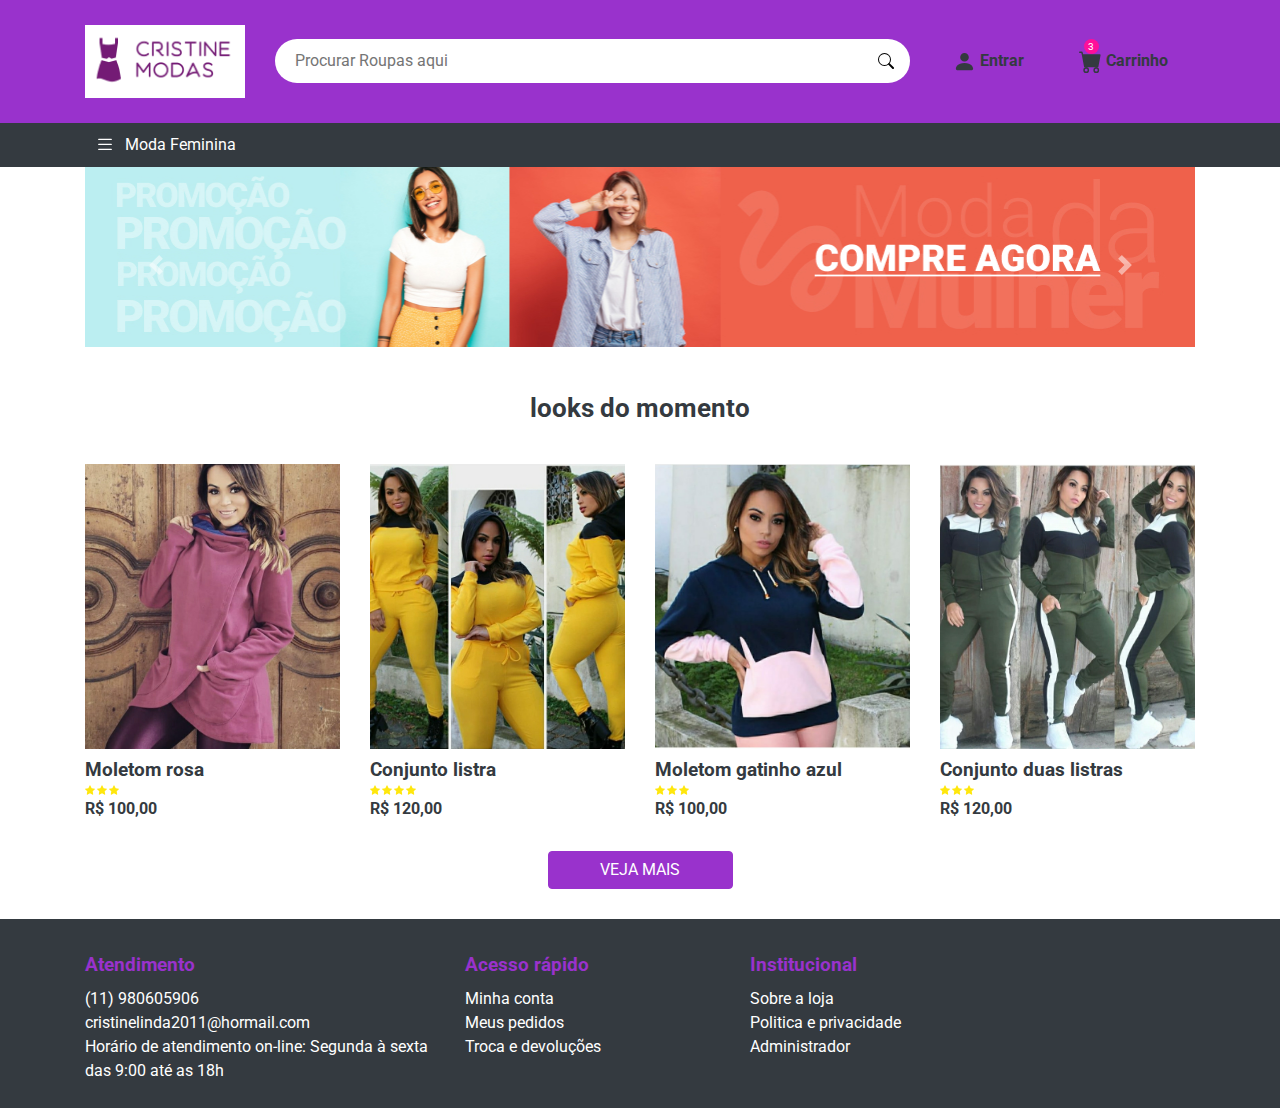
<file: tccCompleto-main/lancamentos.html>
<!DOCTYPE html>
<html lang="pt-br">

<head>
  <meta charset="UTF-8">
  <meta name="viewport" content="width=device-width, initial-scale=1.0">

  <title>Cristine Modas</title>

  <!-- Favicons -->
  <meta name="msapplication-TileColor" content="#FFC107">
  <meta name="msapplication-TileImage" content="./assets/images/favicons/ms-icon-144x144.png">
  <meta name="theme-color" content="#FFC107">
  <!-- end Favicons -->

  <!-- Css -->
  <link rel="stylesheet" href="./assets/css/style.css">
</head>

<body>

  <!-- header -->
  <header class="container-fluid">
    <!-- container -->
    <section class="container">
      <!-- row -->
      <article class="row d-flex align-items-center">

        <!-- logo -->
        <a href="" class="col-md-2 d-flex justify-content-center">
          <img src="./assets/images/favico.png" class="img-fluid" alt="Logo da empresa - Moda da Mulher">
        </a>

        <!-- buscador -->
        <form action="#" class="col-md-7 d-flex align-items-center">
          <input type="text" name="name" placeholder="Procurar Roupas aqui">

          <button class="d-flex align-items-center">
            <svg width="1em" height="1em" viewBox="0 0 16 16" class="bi bi-search" fill="currentColor"
              xmlns="http://www.w3.org/2000/svg">
              <path fill-rule="evenodd"
                d="M10.442 10.442a1 1 0 0 1 1.415 0l3.85 3.85a1 1 0 0 1-1.414 1.415l-3.85-3.85a1 1 0 0 1 0-1.415z" />
              <path fill-rule="evenodd"
                d="M6.5 12a5.5 5.5 0 1 0 0-11 5.5 5.5 0 0 0 0 11zM13 6.5a6.5 6.5 0 1 1-13 0 6.5 6.5 0 0 1 13 0z" />
            </svg>
          </button>
        </form>

        <!-- administrativo do cliente -->
        <ul class="col-md-3 nav d-flex align-items-center justify-content-around">
          <li class="nav-item">
            <a href="login-main/login.php">
              <svg width="1em" height="1em" viewBox="0 0 16 16" class="bi bi-person-fill" fill="currentColor"
                xmlns="http://www.w3.org/2000/svg">
                <path fill-rule="evenodd"
                  d="M3 14s-1 0-1-1 1-4 6-4 6 3 6 4-1 1-1 1H3zm5-6a3 3 0 1 0 0-6 3 3 0 0 0 0 6z" />
              </svg>
              Entrar
                         </a>
          
          <li class="nav-item">
            <span class="notificacao d-flex align-items-center justify-content-center">3</span>
            <a href="#">
              <svg width="1em" height="1em" viewBox="0 0 16 16" class="bi bi-cart-fill" fill="currentColor"
                xmlns="http://www.w3.org/2000/svg">
                <path fill-rule="evenodd"
                  d="M0 1.5A.5.5 0 0 1 .5 1H2a.5.5 0 0 1 .485.379L2.89 3H14.5a.5.5 0 0 1 .491.592l-1.5 8A.5.5 0 0 1 13 12H4a.5.5 0 0 1-.491-.408L2.01 3.607 1.61 2H.5a.5.5 0 0 1-.5-.5zM5 12a2 2 0 1 0 0 4 2 2 0 0 0 0-4zm7 0a2 2 0 1 0 0 4 2 2 0 0 0 0-4zm-7 1a1 1 0 1 0 0 2 1 1 0 0 0 0-2zm7 0a1 1 0 1 0 0 2 1 1 0 0 0 0-2z" />
              </svg>
              Carrinho
            </a>
          </li>
        </ul>
        <!-- end administrativo do cliente -->

      </article>
      <!-- row -->
    </section>
    <!-- end container -->
  </header>

  <nav class="container-fluid nav-produtos">
    <!-- container -->
    <section class="container">
      <!-- menu -->
      <ul class="nav">
        <!-- lista de itens -->
        <li class="col-xl-2 col-lg-3 col-md-12 nav-item d-flex align-items-center">
          <svg width="1em" height="1em" viewBox="0 0 16 16" class="bi bi-list" fill="currentColor"
            xmlns="http://www.w3.org/2000/svg">
            <path fill-rule="evenodd"
              d="M2.5 11.5A.5.5 0 0 1 3 11h10a.5.5 0 0 1 0 1H3a.5.5 0 0 1-.5-.5zm0-4A.5.5 0 0 1 3 7h10a.5.5 0 0 1 0 1H3a.5.5 0 0 1-.5-.5zm0-4A.5.5 0 0 1 3 3h10a.5.5 0 0 1 0 1H3a.5.5 0 0 1-.5-.5z" />
          </svg>
          Moda Feminina

          <!-- submenu -->
          <ul class="nav flex-column">
            <li class="nav-item">
              <a href="index.html">
                Home
              </a>
            </li>

            <li class="nav-item">
              <a href="lancamentos.html">
                looks do momento
              </a>
            </li>

            <li class="nav-item">
              <a href="promocao.html">
                Mais vendidos
              </a>
            </li>
          </ul>
          <!-- end submenu -->
        </li>
      <!-- menu -->
    </section>
    <!-- end container -->
  </nav>
  <!-- end menu do site -->

  <!-- main -->
  <main>
    <!-- banners promocionais rotativos  -->
    <section id="banners-promocionais" class="container carousel slide" data-ride="carousel">
      <!-- imagens -->
      <article class="carousel-inner">
        <figure class="carousel-item active">
          <img src="./assets/images/banner-1.jpg" class="d-block w-100" alt="Banner Promocional lançamento verão">
        </figure>

        <figure class="carousel-item">
          <img src="./assets/images/banner-2.jpg" class="d-block w-100" alt="Banner Promocional diversos itens da loja">
        </figure>
      </article>

      <!-- prev -->
      <a class="carousel-control-prev" href="#banners-promocionais" role="button" data-slide="prev">
        <span class="carousel-control-prev-icon" aria-hidden="true"></span>
        <span class="sr-only">Previous</span>
      </a>
      <!-- next -->
      <a class="carousel-control-next" href="#banners-promocionais" role="button" data-slide="next">
        <span class="carousel-control-next-icon" aria-hidden="true"></span>
        <span class="sr-only">Next</span>
      </a>
    </section>

      </section>
      <!-- end row -->
    </section>
    <!-- end banners promocionais com 6 colunas -->

    <!-- container produtos -->
    <section class="container produtos">
      <!-- title -->
      <h1 class="text-center">looks do momento<span></span></h1>

      <!-- listagem dos produto s -->
      <article class="row">

        <!-- produtos -->
        <a href="log1.html" class="produtos-container col-md-3">
          <!-- imagem do produto -->
          <div class="produto__imagem">
            <img src="./assets/images/Modelo_WallTech/Modelo_1.jpeg" class="img-fluid" alt="Cropped rosa">
          </div>

          <!-- itens do produto -->
          <article class="produtos-itens">
            <!-- title produto -->
            <h2>Moletom rosa</h2>

            <!-- stars -->
            <div class="produtos-stars">
              <svg width="1em" height="1em" viewBox="0 0 16 16" class="bi bi-star-fill" fill="currentColor"
                xmlns="http://www.w3.org/2000/svg">
                <path
                  d="M3.612 15.443c-.386.198-.824-.149-.746-.592l.83-4.73L.173 6.765c-.329-.314-.158-.888.283-.95l4.898-.696L7.538.792c.197-.39.73-.39.927 0l2.184 4.327 4.898.696c.441.062.612.636.283.95l-3.523 3.356.83 4.73c.078.443-.36.79-.746.592L8 13.187l-4.389 2.256z" />
              </svg>

              <svg width="1em" height="1em" viewBox="0 0 16 16" class="bi bi-star-fill" fill="currentColor"
                xmlns="http://www.w3.org/2000/svg">
                <path
                  d="M3.612 15.443c-.386.198-.824-.149-.746-.592l.83-4.73L.173 6.765c-.329-.314-.158-.888.283-.95l4.898-.696L7.538.792c.197-.39.73-.39.927 0l2.184 4.327 4.898.696c.441.062.612.636.283.95l-3.523 3.356.83 4.73c.078.443-.36.79-.746.592L8 13.187l-4.389 2.256z" />
              </svg>

              <svg width="1em" height="1em" viewBox="0 0 16 16" class="bi bi-star-fill" fill="currentColor"
                xmlns="http://www.w3.org/2000/svg">
                <path
                  d="M3.612 15.443c-.386.198-.824-.149-.746-.592l.83-4.73L.173 6.765c-.329-.314-.158-.888.283-.95l4.898-.696L7.538.792c.197-.39.73-.39.927 0l2.184 4.327 4.898.696c.441.062.612.636.283.95l-3.523 3.356.83 4.73c.078.443-.36.79-.746.592L8 13.187l-4.389 2.256z" />
              </svg>
            </div>

            <!-- preco -->
            <strong class="produtos-preco">
              R$ 100,00
            
            </strong>
          </article>
          <!-- end itens do produto -->
        </a>
        <!-- end produtos -->

        <!-- produtos -->
        <a href="log2.html" class="produtos-container col-md-3">
          <!-- imagem do produto -->
          <div class="produto__imagem">
            <img src="./assets/images/Modelo_WallTech/Modelo_6.jpeg" class="img-fluid" alt="Camiseta manga comprida">
          </div>

          <!-- itens do produto -->
          <article class="produtos-itens">
            <!-- title produto -->
            <h2>Conjunto listra</h2>

            <!-- stars -->
            <div class="produtos-stars">
              <svg width="1em" height="1em" viewBox="0 0 16 16" class="bi bi-star-fill" fill="currentColor"
                xmlns="http://www.w3.org/2000/svg">
                <path
                  d="M3.612 15.443c-.386.198-.824-.149-.746-.592l.83-4.73L.173 6.765c-.329-.314-.158-.888.283-.95l4.898-.696L7.538.792c.197-.39.73-.39.927 0l2.184 4.327 4.898.696c.441.062.612.636.283.95l-3.523 3.356.83 4.73c.078.443-.36.79-.746.592L8 13.187l-4.389 2.256z" />
              </svg>

              <svg width="1em" height="1em" viewBox="0 0 16 16" class="bi bi-star-fill" fill="currentColor"
                xmlns="http://www.w3.org/2000/svg">
                <path
                  d="M3.612 15.443c-.386.198-.824-.149-.746-.592l.83-4.73L.173 6.765c-.329-.314-.158-.888.283-.95l4.898-.696L7.538.792c.197-.39.73-.39.927 0l2.184 4.327 4.898.696c.441.062.612.636.283.95l-3.523 3.356.83 4.73c.078.443-.36.79-.746.592L8 13.187l-4.389 2.256z" />
              </svg>

              <svg width="1em" height="1em" viewBox="0 0 16 16" class="bi bi-star-fill" fill="currentColor"
                xmlns="http://www.w3.org/2000/svg">
                <path
                  d="M3.612 15.443c-.386.198-.824-.149-.746-.592l.83-4.73L.173 6.765c-.329-.314-.158-.888.283-.95l4.898-.696L7.538.792c.197-.39.73-.39.927 0l2.184 4.327 4.898.696c.441.062.612.636.283.95l-3.523 3.356.83 4.73c.078.443-.36.79-.746.592L8 13.187l-4.389 2.256z" />
              </svg>

              <svg width="1em" height="1em" viewBox="0 0 16 16" class="bi bi-star-fill" fill="currentColor"
                xmlns="http://www.w3.org/2000/svg">
                <path
                  d="M3.612 15.443c-.386.198-.824-.149-.746-.592l.83-4.73L.173 6.765c-.329-.314-.158-.888.283-.95l4.898-.696L7.538.792c.197-.39.73-.39.927 0l2.184 4.327 4.898.696c.441.062.612.636.283.95l-3.523 3.356.83 4.73c.078.443-.36.79-.746.592L8 13.187l-4.389 2.256z" />
              </svg>
            </div>

            <!-- preco -->
            <strong class="produtos-preco">
              R$ 120,00
            </strong>
          </article>
          <!-- end itens do produto -->
        </a>
        <!-- end produtos -->

        <!-- produtos -->
        <a href="log3.html" class="produtos-container col-md-3">
          <!-- imagem do produto -->
          <div class="produto__imagem">
            <img src="./assets/images/Modelo_WallTech/Modelo_2.jpeg" class="img-fluid" alt="Camiseta listrada">
          </div>

          <!-- itens do produto -->
          <article class="produtos-itens">
            <!-- title produto -->
            <h2>Moletom gatinho azul</h2>

            <!-- stars -->
            <div class="produtos-stars">
              <svg width="1em" height="1em" viewBox="0 0 16 16" class="bi bi-star-fill" fill="currentColor"
                xmlns="http://www.w3.org/2000/svg">
                <path
                  d="M3.612 15.443c-.386.198-.824-.149-.746-.592l.83-4.73L.173 6.765c-.329-.314-.158-.888.283-.95l4.898-.696L7.538.792c.197-.39.73-.39.927 0l2.184 4.327 4.898.696c.441.062.612.636.283.95l-3.523 3.356.83 4.73c.078.443-.36.79-.746.592L8 13.187l-4.389 2.256z" />
              </svg>

              <svg width="1em" height="1em" viewBox="0 0 16 16" class="bi bi-star-fill" fill="currentColor"
                xmlns="http://www.w3.org/2000/svg">
                <path
                  d="M3.612 15.443c-.386.198-.824-.149-.746-.592l.83-4.73L.173 6.765c-.329-.314-.158-.888.283-.95l4.898-.696L7.538.792c.197-.39.73-.39.927 0l2.184 4.327 4.898.696c.441.062.612.636.283.95l-3.523 3.356.83 4.73c.078.443-.36.79-.746.592L8 13.187l-4.389 2.256z" />
              </svg>

              <svg width="1em" height="1em" viewBox="0 0 16 16" class="bi bi-star-fill" fill="currentColor"
                xmlns="http://www.w3.org/2000/svg">
                <path
                  d="M3.612 15.443c-.386.198-.824-.149-.746-.592l.83-4.73L.173 6.765c-.329-.314-.158-.888.283-.95l4.898-.696L7.538.792c.197-.39.73-.39.927 0l2.184 4.327 4.898.696c.441.062.612.636.283.95l-3.523 3.356.83 4.73c.078.443-.36.79-.746.592L8 13.187l-4.389 2.256z" />
              </svg>
            </div>

            <!-- preco -->
            <strong class="produtos-preco">
              R$ 100,00
            </strong>
          </article>
          <!-- end itens do produto -->
        </a>
        <!-- end produtos -->

        <!-- produtos -->
        <a href="log4.html" class="produtos-container col-md-3">
          <!-- imagem do produto -->
          <div class="produto__imagem">
            <img src="./assets/images/Modelo_WallTech/Modelo_5.jpeg" class="img-fluid" alt="Saia plisada">
          </div>

          <!-- itens do produto -->
          <article class="produtos-itens">
            <!-- title produto -->
            <h2>Conjunto duas listras</h2>

            <!-- stars -->
            <div class="produtos-stars">
              <svg width="1em" height="1em" viewBox="0 0 16 16" class="bi bi-star-fill" fill="currentColor"
                xmlns="http://www.w3.org/2000/svg">
                <path
                  d="M3.612 15.443c-.386.198-.824-.149-.746-.592l.83-4.73L.173 6.765c-.329-.314-.158-.888.283-.95l4.898-.696L7.538.792c.197-.39.73-.39.927 0l2.184 4.327 4.898.696c.441.062.612.636.283.95l-3.523 3.356.83 4.73c.078.443-.36.79-.746.592L8 13.187l-4.389 2.256z" />
              </svg>

              <svg width="1em" height="1em" viewBox="0 0 16 16" class="bi bi-star-fill" fill="currentColor"
                xmlns="http://www.w3.org/2000/svg">
                <path
                  d="M3.612 15.443c-.386.198-.824-.149-.746-.592l.83-4.73L.173 6.765c-.329-.314-.158-.888.283-.95l4.898-.696L7.538.792c.197-.39.73-.39.927 0l2.184 4.327 4.898.696c.441.062.612.636.283.95l-3.523 3.356.83 4.73c.078.443-.36.79-.746.592L8 13.187l-4.389 2.256z" />
              </svg>

              <svg width="1em" height="1em" viewBox="0 0 16 16" class="bi bi-star-fill" fill="currentColor"
                xmlns="http://www.w3.org/2000/svg">
                <path
                  d="M3.612 15.443c-.386.198-.824-.149-.746-.592l.83-4.73L.173 6.765c-.329-.314-.158-.888.283-.95l4.898-.696L7.538.792c.197-.39.73-.39.927 0l2.184 4.327 4.898.696c.441.062.612.636.283.95l-3.523 3.356.83 4.73c.078.443-.36.79-.746.592L8 13.187l-4.389 2.256z" />
              </svg>
            </div>

            <!-- preco -->
            <strong class="produtos-preco">
              R$ 120,00
            </strong>
          </article>
          <!-- end itens do produto -->
        </a>
        <!-- end produtos -->

      </article>
      <!-- listagem dos produtos -->

      <div class="d-flex justify-content-center">
        <a href="./camisetas.html" class="btn btn-warning col-md-2">VEJA MAIS</a>
      </div>
    </section>
    <!-- end container produtos -->
  </main>
  <!-- end main -->

  <!-- Footer -->
  <div class="footer_center">
    <footer class="container-fluid">
        <!-- container -->
        <section class="container">
          <!-- menus -->
          <section class="row">
            <!-- atendimento -->
            <article class="col-md-4">
              <h4>
                Atendimento
              </h4>
              <!-- links -->
              <ul class="nav flex-column">
                <li class="nav-item">
                  <a href="tel:+5511999999999">(11) 980605906</a>
                </li>
    
                <li class="nav-item">
                  <a href="mailto:contato@sualoja.com.br">cristinelinda2011@hormail.com</a>
                </li>
    
                <li class="nav-item">
                  Horário de atendimento on-line: Segunda à sexta das 9:00 até as 18h
                </li>
              </ul>
            </article>
            <!-- end atendimento -->
    
            <!-- acesso rápido -->
            <article class="col-md-3">
              <h4>
                Acesso rápido
              </h4>
              <!-- links -->
              <ul class="nav flex-column">
                <li class="nav-item">
                  <a href="#">Minha conta</a>
                </li>
    
                <li class="nav-item">
                  <a href="#">Meus pedidos</a>
                </li>
    
                
    
                <li class="nav-item">
                  <a>Troca e devoluções</a>
                  
                </li>
              </ul>
            </article>
            <!-- end acesso rápido -->
    
            <!-- institucional -->
            <article class="col-md-3">
              <h4>
                Institucional
              </h4>
              <!-- links -->
              <ul class="nav flex-column">
                
                <li class="nav-item">
                  <a >Sobre a loja</a>
                </li>
    
                <li class="nav-item">
                  <a >Politica e privacidade</a>
                </li>
    
                <li class="nav-item">
                  <a href="./sistema-main/adm/login.php">Administrador</a>
                </li>
    
    
              </ul>
            </article>
            <!-- end institucional -->
    
            
          </section>
          <!-- end menus -->
        </section>
        <!-- end container -->
    
      </footer>
      <!-- end Footer-->
    
      <!-- Arquivos Bootstrap -->
      <script src="./assets/js/jquery.js"></script>
      <script src="./assets/js/popper.js"></script>
      <script src="./assets/js/bootstrap.js"></script>
    </body>
    
    </html>
</file>
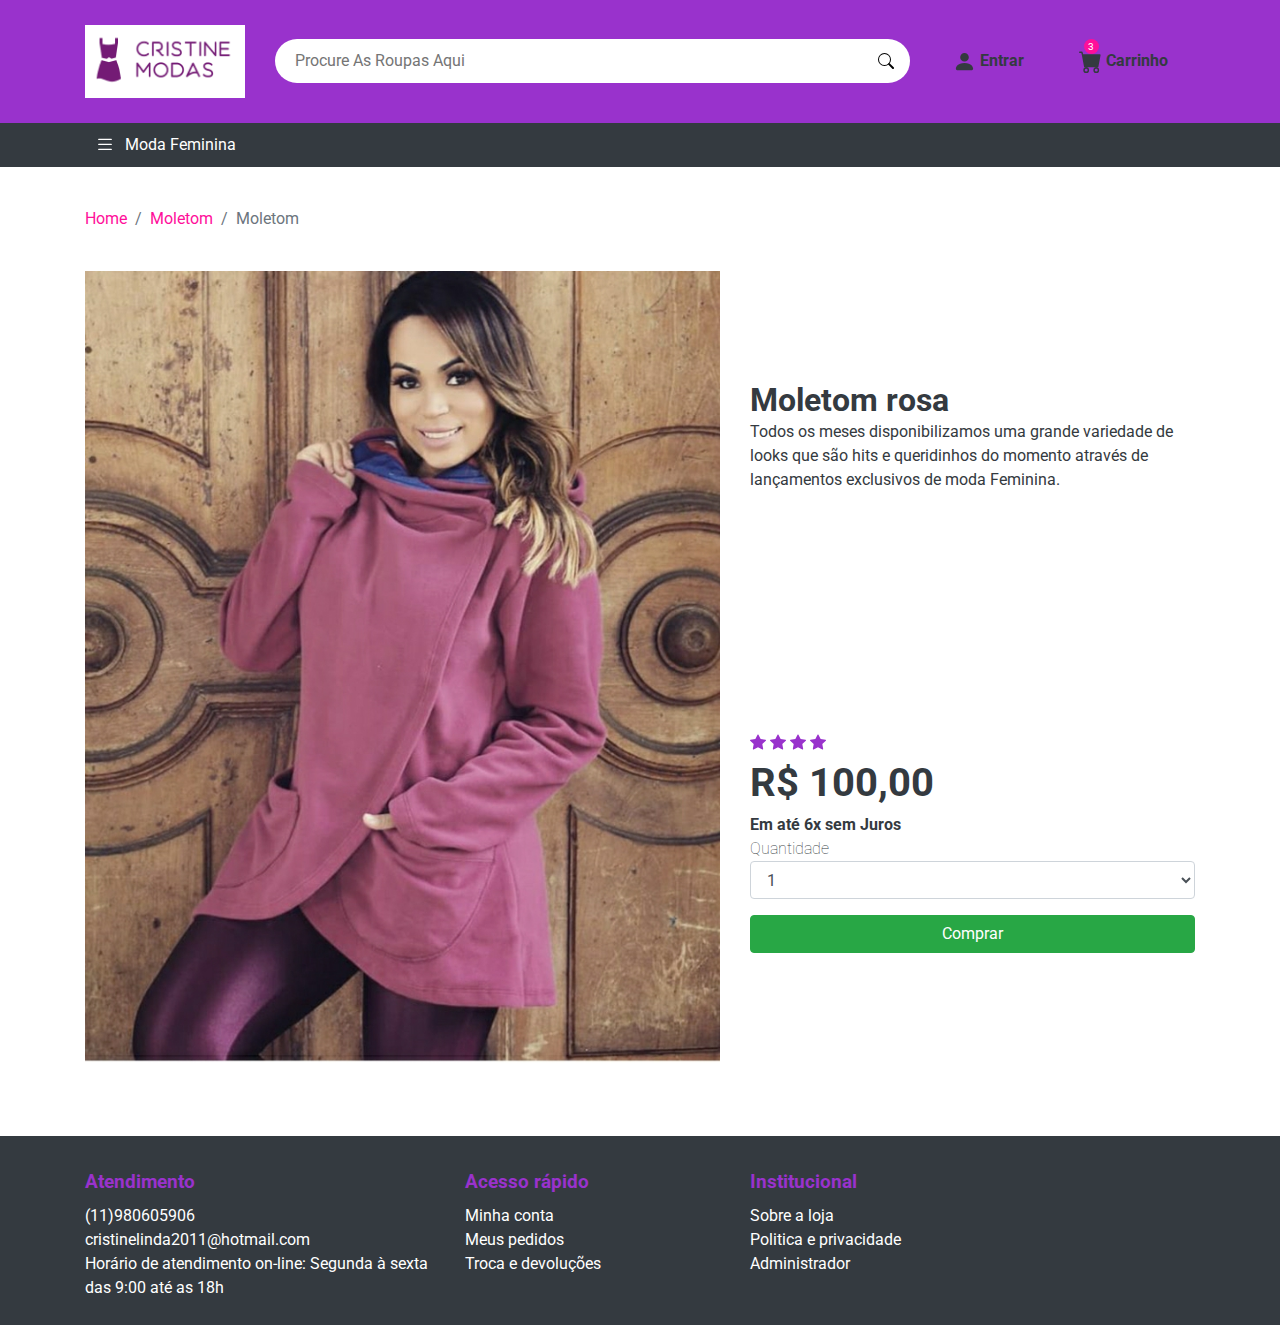
<file: tccCompleto-main/log1.html>
<!DOCTYPE html>
<html lang="pt-br">

<head>
  <meta charset="UTF-8">
  <meta name="viewport" content="width=device-width, initial-scale=1.0">

  <title>Cristine Modas</title>

  <!-- Favicons -->
  <link rel="manifest" href="./assets/images/favicons/apple-icon.png">
  <meta name="msapplication-TileColor" content="#FFC107">
  <meta name="msapplication-TileImage" content="./assets/images/favicons/ms-icon-144x144.png">
  <meta name="theme-color" content="#FFC107">
  <!-- end Favicons -->

  <!-- Css -->
  <link rel="stylesheet" href="./assets/css/style.css">
</head>

<body>

  <!-- header -->
  <header class="container-fluid">
    <!-- container -->
    <section class="container">
      <!-- row -->
      <article class="row d-flex align-items-center">

        <!-- logo -->
        <a href="./" class="col-md-2 d-flex justify-content-center">
          <img src="./assets/images/favico.png" class="img-fluid" alt="Logo WallTech">
        </a>

        <!-- buscador -->
        <form action="#" class="col-md-7 d-flex align-items-center">
          <input type="text" name="name" placeholder="Procure As Roupas Aqui">

          <button class="d-flex align-items-center">
            <svg width="1em" height="1em" viewBox="0 0 16 16" class="bi bi-search" fill="currentColor"
              xmlns="http://www.w3.org/2000/svg">
              <path fill-rule="evenodd"
                d="M10.442 10.442a1 1 0 0 1 1.415 0l3.85 3.85a1 1 0 0 1-1.414 1.415l-3.85-3.85a1 1 0 0 1 0-1.415z" />
              <path fill-rule="evenodd"
                d="M6.5 12a5.5 5.5 0 1 0 0-11 5.5 5.5 0 0 0 0 11zM13 6.5a6.5 6.5 0 1 1-13 0 6.5 6.5 0 0 1 13 0z" />
            </svg>
          </button>
        </form>

        <!-- administrativo do cliente -->
        <ul class="col-md-3 nav d-flex align-items-center justify-content-around">
          <li class="nav-item">
            <a href="login-main/login.php">
              <svg width="1em" height="1em" viewBox="0 0 16 16" class="bi bi-person-fill" fill="currentColor"
                xmlns="http://www.w3.org/2000/svg">
                <path fill-rule="evenodd"
                  d="M3 14s-1 0-1-1 1-4 6-4 6 3 6 4-1 1-1 1H3zm5-6a3 3 0 1 0 0-6 3 3 0 0 0 0 6z" />
              </svg>
              Entrar
                         </a>
          
          <li class="nav-item">
            <span class="notificacao d-flex align-items-center justify-content-center">3</span>
            <a href="#">
              <svg width="1em" height="1em" viewBox="0 0 16 16" class="bi bi-cart-fill" fill="currentColor"
                xmlns="http://www.w3.org/2000/svg">
                <path fill-rule="evenodd"
                  d="M0 1.5A.5.5 0 0 1 .5 1H2a.5.5 0 0 1 .485.379L2.89 3H14.5a.5.5 0 0 1 .491.592l-1.5 8A.5.5 0 0 1 13 12H4a.5.5 0 0 1-.491-.408L2.01 3.607 1.61 2H.5a.5.5 0 0 1-.5-.5zM5 12a2 2 0 1 0 0 4 2 2 0 0 0 0-4zm7 0a2 2 0 1 0 0 4 2 2 0 0 0 0-4zm-7 1a1 1 0 1 0 0 2 1 1 0 0 0 0-2zm7 0a1 1 0 1 0 0 2 1 1 0 0 0 0-2z" />
              </svg>
              Carrinho
            </a>
          </li>
        </ul>
        <!-- end administrativo do cliente -->
      </article>
      <!-- row -->
    </section>
    <!-- end container -->
  </header>
  <!-- end header -->

  <!-- menu do site -->
  <nav class="container-fluid nav-produtos">
    <!-- container -->
    <section class="container">
      <!-- menu -->
      <ul class="nav">
        <!-- lista de itens -->
        <li class="col-xl-2 col-lg-3 col-md-12 nav-item d-flex align-items-center">
          <svg width="1em" height="1em" viewBox="0 0 16 16" class="bi bi-list" fill="currentColor"
            xmlns="http://www.w3.org/2000/svg">
            <path fill-rule="evenodd"
              d="M2.5 11.5A.5.5 0 0 1 3 11h10a.5.5 0 0 1 0 1H3a.5.5 0 0 1-.5-.5zm0-4A.5.5 0 0 1 3 7h10a.5.5 0 0 1 0 1H3a.5.5 0 0 1-.5-.5zm0-4A.5.5 0 0 1 3 3h10a.5.5 0 0 1 0 1H3a.5.5 0 0 1-.5-.5z" />
          </svg>
          Moda Feminina
          <!-- submenu -->
          <ul class="nav flex-column">
            <li class="nav-item">
              <a href="index.html">
                Home
              </a>
            </li>

            <li class="nav-item">
              <a href="lancamentos.html">
               looks do momento
              </a>
            </li>

            <li class="nav-item">
              <a href="promocao.html">
                Mais vendidos
              </a>
            </li>
          </ul>
          <!-- end submenu -->
        </li>

        
      </ul>
      <!-- menu -->
    </section>
    <!-- end container -->
  </nav>
  <!-- end menu do site -->

  <!-- main -->
  <main>


    <!-- container produto -->
    <section class="container">

      <nav aria-label="breadcrumb">
        <ol class="breadcrumb">
          <li class="breadcrumb-item"><a href="./">Home</a></li>
          <li class="breadcrumb-item"><a href="./camisetas.html">Moletom</a></li>
          <li class="breadcrumb-item active" aria-current="page">Moletom</li>
        </ol>
      </nav>

      <article class="row produtos-compra">
        <figure class="col-md-7 mb-3">
          <div class="#">
            <img src="./assets/images/Modelo_WallTech/Modelo_1.jpeg" class="img-fluid" alt="Cropped rosa">
          </div>
        </figure>

        <section class="col-md-5 mb-3 d-flex flex-column justify-content-around">
          <article class="produtos-conteudo">
            <h1>Moletom rosa</h1>
            <p>
              Todos os meses disponibilizamos uma grande variedade de looks que são hits e queridinhos do momento
              através de lançamentos exclusivos de moda Feminina.
            </p>
          </article>

          <article class="produtos-preco">
            <div class="produtos-stars">
              <svg width="1em" height="1em" viewBox="0 0 16 16" class="bi bi-star-fill" fill="currentColor"
                xmlns="http://www.w3.org/2000/svg">
                <path
                  d="M3.612 15.443c-.386.198-.824-.149-.746-.592l.83-4.73L.173 6.765c-.329-.314-.158-.888.283-.95l4.898-.696L7.538.792c.197-.39.73-.39.927 0l2.184 4.327 4.898.696c.441.062.612.636.283.95l-3.523 3.356.83 4.73c.078.443-.36.79-.746.592L8 13.187l-4.389 2.256z" />
              </svg>

              <svg width="1em" height="1em" viewBox="0 0 16 16" class="bi bi-star-fill" fill="currentColor"
                xmlns="http://www.w3.org/2000/svg">
                <path
                  d="M3.612 15.443c-.386.198-.824-.149-.746-.592l.83-4.73L.173 6.765c-.329-.314-.158-.888.283-.95l4.898-.696L7.538.792c.197-.39.73-.39.927 0l2.184 4.327 4.898.696c.441.062.612.636.283.95l-3.523 3.356.83 4.73c.078.443-.36.79-.746.592L8 13.187l-4.389 2.256z" />
              </svg>

              <svg width="1em" height="1em" viewBox="0 0 16 16" class="bi bi-star-fill" fill="currentColor"
                xmlns="http://www.w3.org/2000/svg">
                <path
                  d="M3.612 15.443c-.386.198-.824-.149-.746-.592l.83-4.73L.173 6.765c-.329-.314-.158-.888.283-.95l4.898-.696L7.538.792c.197-.39.73-.39.927 0l2.184 4.327 4.898.696c.441.062.612.636.283.95l-3.523 3.356.83 4.73c.078.443-.36.79-.746.592L8 13.187l-4.389 2.256z" />
              </svg>

              <svg width="1em" height="1em" viewBox="0 0 16 16" class="bi bi-star-fill" fill="currentColor"
                xmlns="http://www.w3.org/2000/svg">
                <path
                  d="M3.612 15.443c-.386.198-.824-.149-.746-.592l.83-4.73L.173 6.765c-.329-.314-.158-.888.283-.95l4.898-.696L7.538.792c.197-.39.73-.39.927 0l2.184 4.327 4.898.696c.441.062.612.636.283.95l-3.523 3.356.83 4.73c.078.443-.36.79-.746.592L8 13.187l-4.389 2.256z" />
              </svg>
            </div>

            <strong>
              R$ 100,00
              <span class="d-block">Em até 6x sem Juros</span>
            </strong>

            <form action="#">
              <div class="form-group">
                <label for="produtos-quantidade-itens">Quantidade</label>
                <select class="form-control" id="produtos-quantidade-itens">
                  <option>1</option>
                  <option>2</option>
                  <option>3</option>
                  <option>4</option>
                  <option>5</option>
                </select>
              </div>

              <button type="submit" class="btn btn-success col-md-12">Comprar</button>
            </form>
          </article>
        </section>

        <div class="fb-comments col-md-12 mt-2 mb-5"
          data-href="http://127.0.0.1:5500/Hands-on-2/produto-camiseta-manga-comprida.html" data-numposts="5"
          data-width="100%"></div>
      </article>
    </section>
    <!-- container produto -->

  </main>
  <!-- end main -->

  <!-- Footer -->
  <footer class="container-fluid">
    <!-- container -->
    <section class="container">
      <!-- menus -->
      <section class="row">
        <!-- atendimento -->
        <article class="col-md-4">
          <h4>
            Atendimento
          </h4>
          <!-- links -->
          <ul class="nav flex-column">
            <li class="nav-item">
              <a href="tel:+5511999999999">(11)980605906</a>
            </li>

            <li class="nav-item">
              <a href="mailto:contato@sualoja.com.br">cristinelinda2011@hotmail.com</a>
            </li>

            <li class="nav-item">
              Horário de atendimento on-line: Segunda à sexta das 9:00 até as 18h
            </li>
          </ul>
        </article>
        <!-- end atendimento -->

        <!-- acesso rápido -->
        <article class="col-md-3">
          <h4>
            Acesso rápido
          </h4>
          <!-- links -->
          <ul class="nav flex-column">
            <li class="nav-item">
              <a href="#">Minha conta</a>
            </li>

            <li class="nav-item">
              <a href="#">Meus pedidos</a>
            </li>

            

            <li class="nav-item">
              <a>Troca e devoluções</a>
              
            </li>
          </ul>
        </article>
        <!-- end acesso rápido -->

        <!-- institucional -->
        <article class="col-md-3">
          <h4>
            Institucional
          </h4>
          <!-- links -->
          <ul class="nav flex-column">
            
            <li class="nav-item">
              <a >Sobre a loja</a>
            </li>

            <li class="nav-item">
              <a >Politica e privacidade</a>
            </li>

            <li class="nav-item">
              <a href="./sistema-main/adm/login.php">Administrador</a>
            </li>


          </ul>
        </article>
        <!-- end institucional -->

        
      </section>
      <!-- end menus -->
    </section>
    <!-- end container -->

  </footer>
  <!-- end Footer-->

  <!-- Arquivos Bootstrap -->
  <script src="./assets/js/jquery.js"></script>
  <script src="./assets/js/popper.js"></script>
  <script src="./assets/js/bootstrap.js"></script>
</body>

</html>
</file>
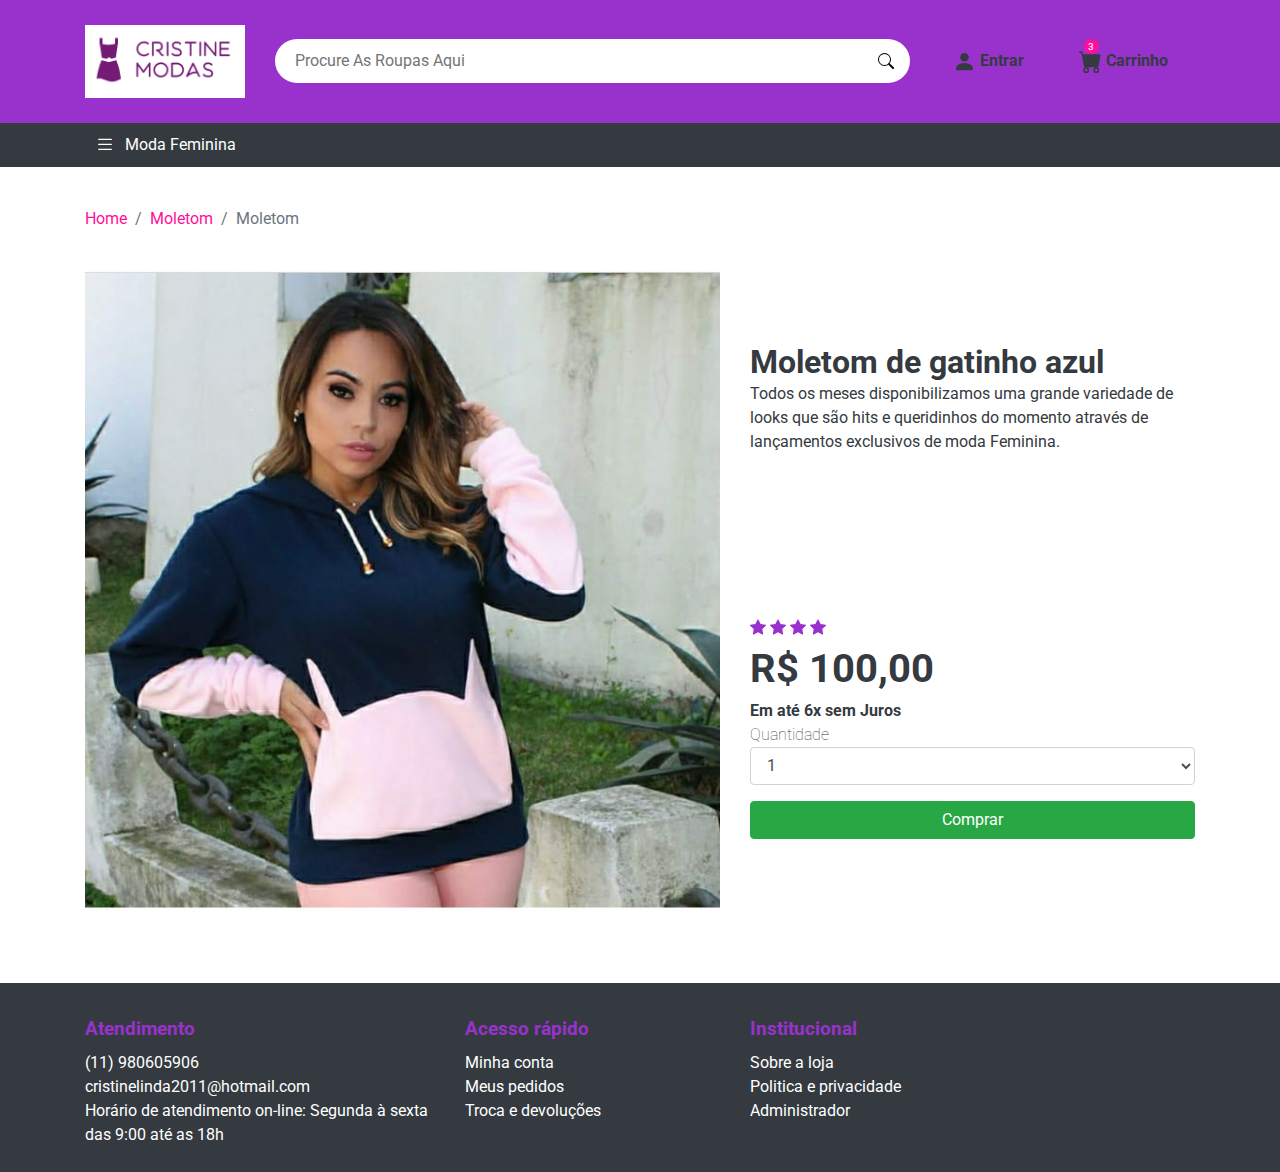
<file: tccCompleto-main/log2.html>
<!DOCTYPE html>
<html lang="pt-br">

<head>
  <meta charset="UTF-8">
  <meta name="viewport" content="width=device-width, initial-scale=1.0">

  <title>Cristine Modas</title>

  <!-- Favicons -->
  <link rel="manifest" href="./assets/images/favicons/apple-icon.png">
  <meta name="msapplication-TileColor" content="#FFC107">
  <meta name="msapplication-TileImage" content="./assets/images/favicons/ms-icon-144x144.png">
  <meta name="theme-color" content="#FFC107">
  <!-- end Favicons -->

  <!-- Css -->
  <link rel="stylesheet" href="./assets/css/style.css">
</head>

<body>

  <!-- header -->
  <header class="container-fluid">
    <!-- container -->
    <section class="container">
      <!-- row -->
      <article class="row d-flex align-items-center">

        <!-- logo -->
        <a href="./" class="col-md-2 d-flex justify-content-center">
          <img src="./assets/images/favico.png" class="img-fluid" alt="Logo WallTech">
        </a>

        <!-- buscador -->
        <form action="#" class="col-md-7 d-flex align-items-center">
          <input type="text" name="name" placeholder="Procure As Roupas Aqui">

          <button class="d-flex align-items-center">
            <svg width="1em" height="1em" viewBox="0 0 16 16" class="bi bi-search" fill="currentColor"
              xmlns="http://www.w3.org/2000/svg">
              <path fill-rule="evenodd"
                d="M10.442 10.442a1 1 0 0 1 1.415 0l3.85 3.85a1 1 0 0 1-1.414 1.415l-3.85-3.85a1 1 0 0 1 0-1.415z" />
              <path fill-rule="evenodd"
                d="M6.5 12a5.5 5.5 0 1 0 0-11 5.5 5.5 0 0 0 0 11zM13 6.5a6.5 6.5 0 1 1-13 0 6.5 6.5 0 0 1 13 0z" />
            </svg>
          </button>
        </form>

        <!-- administrativo do cliente -->
        <ul class="col-md-3 nav d-flex align-items-center justify-content-around">
          <li class="nav-item">
            <a href="login-main/login.php">
              <svg width="1em" height="1em" viewBox="0 0 16 16" class="bi bi-person-fill" fill="currentColor"
                xmlns="http://www.w3.org/2000/svg">
                <path fill-rule="evenodd"
                  d="M3 14s-1 0-1-1 1-4 6-4 6 3 6 4-1 1-1 1H3zm5-6a3 3 0 1 0 0-6 3 3 0 0 0 0 6z" />
              </svg>
              Entrar
                         </a>
          
          <li class="nav-item">
            <span class="notificacao d-flex align-items-center justify-content-center">3</span>
            <a href="#">
              <svg width="1em" height="1em" viewBox="0 0 16 16" class="bi bi-cart-fill" fill="currentColor"
                xmlns="http://www.w3.org/2000/svg">
                <path fill-rule="evenodd"
                  d="M0 1.5A.5.5 0 0 1 .5 1H2a.5.5 0 0 1 .485.379L2.89 3H14.5a.5.5 0 0 1 .491.592l-1.5 8A.5.5 0 0 1 13 12H4a.5.5 0 0 1-.491-.408L2.01 3.607 1.61 2H.5a.5.5 0 0 1-.5-.5zM5 12a2 2 0 1 0 0 4 2 2 0 0 0 0-4zm7 0a2 2 0 1 0 0 4 2 2 0 0 0 0-4zm-7 1a1 1 0 1 0 0 2 1 1 0 0 0 0-2zm7 0a1 1 0 1 0 0 2 1 1 0 0 0 0-2z" />
              </svg>
              Carrinho
            </a>
          </li>
        </ul>
        <!-- end administrativo do cliente -->
      </article>
      <!-- row -->
    </section>
    <!-- end container -->
  </header>
  <!-- end header -->

  <!-- menu do site -->
  <nav class="container-fluid nav-produtos">
    <!-- container -->
    <section class="container">
      <!-- menu -->
      <ul class="nav">
        <!-- lista de itens -->
        <li class="col-xl-2 col-lg-3 col-md-12 nav-item d-flex align-items-center">
          <svg width="1em" height="1em" viewBox="0 0 16 16" class="bi bi-list" fill="currentColor"
            xmlns="http://www.w3.org/2000/svg">
            <path fill-rule="evenodd"
              d="M2.5 11.5A.5.5 0 0 1 3 11h10a.5.5 0 0 1 0 1H3a.5.5 0 0 1-.5-.5zm0-4A.5.5 0 0 1 3 7h10a.5.5 0 0 1 0 1H3a.5.5 0 0 1-.5-.5zm0-4A.5.5 0 0 1 3 3h10a.5.5 0 0 1 0 1H3a.5.5 0 0 1-.5-.5z" />
          </svg>
          Moda Feminina
          <!-- submenu -->
          <ul class="nav flex-column">
            <li class="nav-item">
              <a href="index.html">
                Home
              </a>
            </li>

            <li class="nav-item">
              <a href="lancamentos.html">
                looks do momento
              </a>
            </li>

            <li class="nav-item">
              <a href="promocao.html">
                Mais vendidos
              </a>
            </li>
          </ul>
          <!-- end submenu -->
        </li>

        
      </ul>
      <!-- menu -->
    </section>
    <!-- end container -->
  </nav>
  <!-- end menu do site -->

  <!-- main -->
  <main>


    <!-- container produto -->
    <section class="container">

      <nav aria-label="breadcrumb">
        <ol class="breadcrumb">
          <li class="breadcrumb-item"><a href="./">Home</a></li>
          <li class="breadcrumb-item"><a href="./camisetas.html">Moletom</a></li>
          <li class="breadcrumb-item active" aria-current="page">Moletom </li>
        </ol>
      </nav>

      <article class="row produtos-compra">
        <figure class="col-md-7 mb-3">
          <div class="#">
            <img src="./assets/images/Modelo_WallTech/Modelo_2.jpeg" class="img-fluid" alt="Cropped rosa">
          </div>
        </figure>

        <section class="col-md-5 mb-3 d-flex flex-column justify-content-around">
          <article class="produtos-conteudo">
            <h1>Moletom de gatinho azul</h1>
            <p>
              Todos os meses disponibilizamos uma grande variedade de looks que são hits e queridinhos do momento
              através de lançamentos exclusivos de moda Feminina.
            </p>
          </article>

          <article class="produtos-preco">
            <div class="produtos-stars">
              <svg width="1em" height="1em" viewBox="0 0 16 16" class="bi bi-star-fill" fill="currentColor"
                xmlns="http://www.w3.org/2000/svg">
                <path
                  d="M3.612 15.443c-.386.198-.824-.149-.746-.592l.83-4.73L.173 6.765c-.329-.314-.158-.888.283-.95l4.898-.696L7.538.792c.197-.39.73-.39.927 0l2.184 4.327 4.898.696c.441.062.612.636.283.95l-3.523 3.356.83 4.73c.078.443-.36.79-.746.592L8 13.187l-4.389 2.256z" />
              </svg>

              <svg width="1em" height="1em" viewBox="0 0 16 16" class="bi bi-star-fill" fill="currentColor"
                xmlns="http://www.w3.org/2000/svg">
                <path
                  d="M3.612 15.443c-.386.198-.824-.149-.746-.592l.83-4.73L.173 6.765c-.329-.314-.158-.888.283-.95l4.898-.696L7.538.792c.197-.39.73-.39.927 0l2.184 4.327 4.898.696c.441.062.612.636.283.95l-3.523 3.356.83 4.73c.078.443-.36.79-.746.592L8 13.187l-4.389 2.256z" />
              </svg>

              <svg width="1em" height="1em" viewBox="0 0 16 16" class="bi bi-star-fill" fill="currentColor"
                xmlns="http://www.w3.org/2000/svg">
                <path
                  d="M3.612 15.443c-.386.198-.824-.149-.746-.592l.83-4.73L.173 6.765c-.329-.314-.158-.888.283-.95l4.898-.696L7.538.792c.197-.39.73-.39.927 0l2.184 4.327 4.898.696c.441.062.612.636.283.95l-3.523 3.356.83 4.73c.078.443-.36.79-.746.592L8 13.187l-4.389 2.256z" />
              </svg>

              <svg width="1em" height="1em" viewBox="0 0 16 16" class="bi bi-star-fill" fill="currentColor"
                xmlns="http://www.w3.org/2000/svg">
                <path
                  d="M3.612 15.443c-.386.198-.824-.149-.746-.592l.83-4.73L.173 6.765c-.329-.314-.158-.888.283-.95l4.898-.696L7.538.792c.197-.39.73-.39.927 0l2.184 4.327 4.898.696c.441.062.612.636.283.95l-3.523 3.356.83 4.73c.078.443-.36.79-.746.592L8 13.187l-4.389 2.256z" />
              </svg>
            </div>

            <strong>
              R$ 100,00
              <span class="d-block">Em até 6x sem Juros</span>
            </strong>

            <form action="#">
              <div class="form-group">
                <label for="produtos-quantidade-itens">Quantidade</label>
                <select class="form-control" id="produtos-quantidade-itens">
                  <option>1</option>
                  <option>2</option>
                  <option>3</option>
                  <option>4</option>
                  <option>5</option>
                </select>
              </div>

              <button type="submit" class="btn btn-success col-md-12">Comprar</button>
            </form>
          </article>
        </section>

        <div class="fb-comments col-md-12 mt-2 mb-5"
          data-href="http://127.0.0.1:5500/Hands-on-2/produto-camiseta-manga-comprida.html" data-numposts="5"
          data-width="100%"></div>
      </article>
    </section>
    <!-- container produto -->

  </main>
  <!-- end main -->

  <!-- Footer -->
  <footer class="container-fluid">
    <!-- container -->
    <section class="container">
      <!-- menus -->
      <section class="row">
        <!-- atendimento -->
        <article class="col-md-4">
          <h4>
            Atendimento
          </h4>
          <!-- links -->
          <ul class="nav flex-column">
            <li class="nav-item">
              <a href="tel:+5511999999999">(11) 980605906</a>
            </li>

            <li class="nav-item">
              <a href="mailto:contato@sualoja.com.br">cristinelinda2011@hotmail.com</a>
            </li>

            <li class="nav-item">
              Horário de atendimento on-line: Segunda à sexta das 9:00 até as 18h
            </li>
          </ul>
        </article>
        <!-- end atendimento -->

        <!-- acesso rápido -->
        <article class="col-md-3">
          <h4>
            Acesso rápido
          </h4>
          <!-- links -->
          <ul class="nav flex-column">
            <li class="nav-item">
              <a href="#">Minha conta</a>
            </li>

            <li class="nav-item">
              <a href="#">Meus pedidos</a>
            </li>

            

            <li class="nav-item">
              <a>Troca e devoluções</a>
              
            </li>
          </ul>
        </article>
        <!-- end acesso rápido -->

        <!-- institucional -->
        <article class="col-md-3">
          <h4>
            Institucional
          </h4>
          <!-- links -->
          <ul class="nav flex-column">
            
            <li class="nav-item">
              <a >Sobre a loja</a>
            </li>

            <li class="nav-item">
              <a >Politica e privacidade</a>
            </li>

            <li class="nav-item">
              <a href="./sistema-main/adm/login.php">Administrador</a>
            </li>


          </ul>
        </article>
        <!-- end institucional -->

        
      </section>
      <!-- end menus -->
    </section>
    <!-- end container -->

  </footer>
  <!-- end Footer-->

  <!-- Arquivos Bootstrap -->
  <script src="./assets/js/jquery.js"></script>
  <script src="./assets/js/popper.js"></script>
  <script src="./assets/js/bootstrap.js"></script>
</body>

</html>
</file>
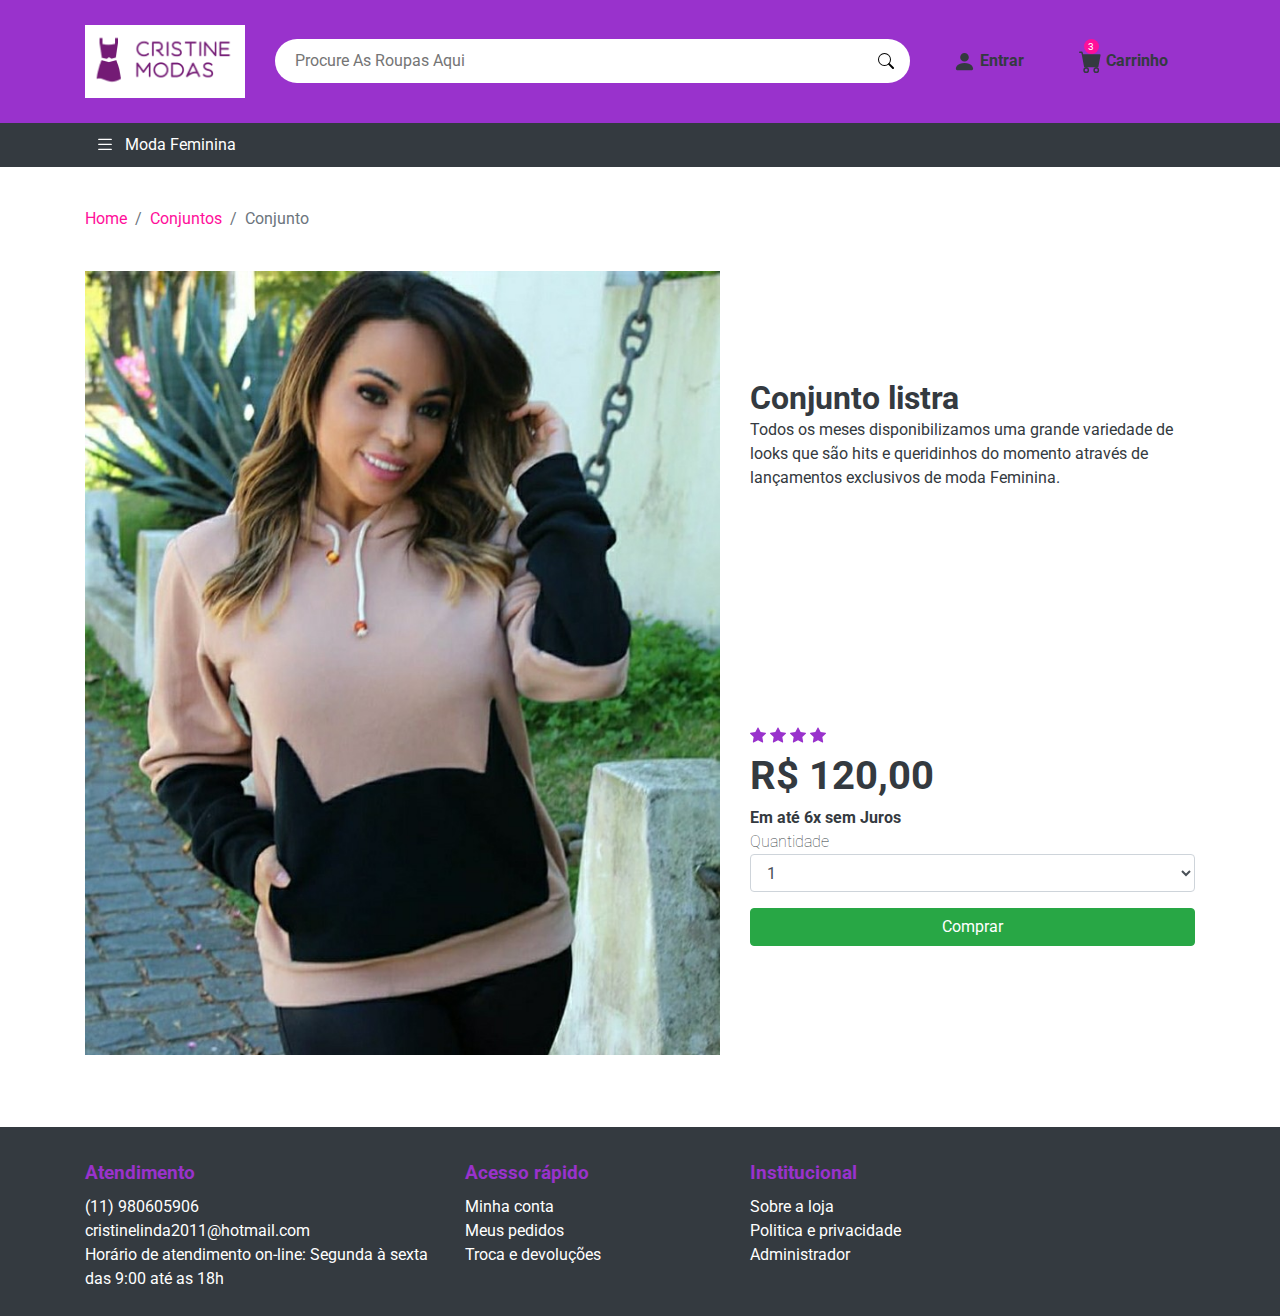
<file: tccCompleto-main/log3.html>
<!DOCTYPE html>
<html lang="pt-br">

<head>
  <meta charset="UTF-8">
  <meta name="viewport" content="width=device-width, initial-scale=1.0">

  <title>Cristine Modas</title>

  <!-- Favicons -->
  <link rel="manifest" href="./assets/images/favicons/apple-icon.png">
  <meta name="msapplication-TileColor" content="#FFC107">
  <meta name="msapplication-TileImage" content="./assets/images/favicons/ms-icon-144x144.png">
  <meta name="theme-color" content="#FFC107">
  <!-- end Favicons -->

  <!-- Css -->
  <link rel="stylesheet" href="./assets/css/style.css">
</head>

<body>

  <!-- header -->
  <header class="container-fluid">
    <!-- container -->
    <section class="container">
      <!-- row -->
      <article class="row d-flex align-items-center">

        <!-- logo -->
        <a href="./" class="col-md-2 d-flex justify-content-center">
          <img src="./assets/images/favico.png" class="img-fluid" alt="Logo WallTech">
        </a>

        <!-- buscador -->
        <form action="#" class="col-md-7 d-flex align-items-center">
          <input type="text" name="name" placeholder="Procure As Roupas Aqui">

          <button class="d-flex align-items-center">
            <svg width="1em" height="1em" viewBox="0 0 16 16" class="bi bi-search" fill="currentColor"
              xmlns="http://www.w3.org/2000/svg">
              <path fill-rule="evenodd"
                d="M10.442 10.442a1 1 0 0 1 1.415 0l3.85 3.85a1 1 0 0 1-1.414 1.415l-3.85-3.85a1 1 0 0 1 0-1.415z" />
              <path fill-rule="evenodd"
                d="M6.5 12a5.5 5.5 0 1 0 0-11 5.5 5.5 0 0 0 0 11zM13 6.5a6.5 6.5 0 1 1-13 0 6.5 6.5 0 0 1 13 0z" />
            </svg>
          </button>
        </form>

        <!-- administrativo do cliente -->
        <ul class="col-md-3 nav d-flex align-items-center justify-content-around">
          <li class="nav-item">
            <a href="login-main/login.php">
              <svg width="1em" height="1em" viewBox="0 0 16 16" class="bi bi-person-fill" fill="currentColor"
                xmlns="http://www.w3.org/2000/svg">
                <path fill-rule="evenodd"
                  d="M3 14s-1 0-1-1 1-4 6-4 6 3 6 4-1 1-1 1H3zm5-6a3 3 0 1 0 0-6 3 3 0 0 0 0 6z" />
              </svg>
              Entrar
                         </a>
          
          <li class="nav-item">
            <span class="notificacao d-flex align-items-center justify-content-center">3</span>
            <a href="#">
              <svg width="1em" height="1em" viewBox="0 0 16 16" class="bi bi-cart-fill" fill="currentColor"
                xmlns="http://www.w3.org/2000/svg">
                <path fill-rule="evenodd"
                  d="M0 1.5A.5.5 0 0 1 .5 1H2a.5.5 0 0 1 .485.379L2.89 3H14.5a.5.5 0 0 1 .491.592l-1.5 8A.5.5 0 0 1 13 12H4a.5.5 0 0 1-.491-.408L2.01 3.607 1.61 2H.5a.5.5 0 0 1-.5-.5zM5 12a2 2 0 1 0 0 4 2 2 0 0 0 0-4zm7 0a2 2 0 1 0 0 4 2 2 0 0 0 0-4zm-7 1a1 1 0 1 0 0 2 1 1 0 0 0 0-2zm7 0a1 1 0 1 0 0 2 1 1 0 0 0 0-2z" />
              </svg>
              Carrinho
            </a>
          </li>
        </ul>
        <!-- end administrativo do cliente -->
      </article>
      <!-- row -->
    </section>
    <!-- end container -->
  </header>
  <!-- end header -->

  <!-- menu do site -->
  <nav class="container-fluid nav-produtos">
    <!-- container -->
    <section class="container">
      <!-- menu -->
      <ul class="nav">
        <!-- lista de itens -->
        <li class="col-xl-2 col-lg-3 col-md-12 nav-item d-flex align-items-center">
          <svg width="1em" height="1em" viewBox="0 0 16 16" class="bi bi-list" fill="currentColor"
            xmlns="http://www.w3.org/2000/svg">
            <path fill-rule="evenodd"
              d="M2.5 11.5A.5.5 0 0 1 3 11h10a.5.5 0 0 1 0 1H3a.5.5 0 0 1-.5-.5zm0-4A.5.5 0 0 1 3 7h10a.5.5 0 0 1 0 1H3a.5.5 0 0 1-.5-.5zm0-4A.5.5 0 0 1 3 3h10a.5.5 0 0 1 0 1H3a.5.5 0 0 1-.5-.5z" />
          </svg>
          Moda Feminina
          <!-- submenu -->
          <ul class="nav flex-column">
            <li class="nav-item">
              <a href="index.html">
                Home
              </a>
            </li>

            <li class="nav-item">
              <a href="lancamentos.html">
                looks do momento
              </a>
            </li>

            <li class="nav-item">
              <a href="promocao.html">
                Mais vendidos 
              </a>
            </li>
          </ul>
          <!-- end submenu -->
        </li>

        
      </ul>
      <!-- menu -->
    </section>
    <!-- end container -->
  </nav>
  <!-- end menu do site -->

  <!-- main -->
  <main>


    <!-- container produto -->
    <section class="container">

      <nav aria-label="breadcrumb">
        <ol class="breadcrumb">
          <li class="breadcrumb-item"><a href="./">Home</a></li>
          <li class="breadcrumb-item"><a href="./camisetas.html">Conjuntos</a></li>
          <li class="breadcrumb-item active" aria-current="page">Conjunto</li>
        </ol>
      </nav>

      <article class="row produtos-compra">
        <figure class="col-md-7 mb-3">
          <div class="#">
            <img src="./assets/images/Modelo_WallTech/Modelo_3.jpeg" class="img-fluid" alt="Cropped rosa">
          </div>
        </figure>

        <section class="col-md-5 mb-3 d-flex flex-column justify-content-around">
          <article class="produtos-conteudo">
            <h1>Conjunto listra</h1>
            <p>
              Todos os meses disponibilizamos uma grande variedade de looks que são hits e queridinhos do momento
              através de lançamentos exclusivos de moda Feminina.
            </p>
          </article>

          <article class="produtos-preco">
            <div class="produtos-stars">
              <svg width="1em" height="1em" viewBox="0 0 16 16" class="bi bi-star-fill" fill="currentColor"
                xmlns="http://www.w3.org/2000/svg">
                <path
                  d="M3.612 15.443c-.386.198-.824-.149-.746-.592l.83-4.73L.173 6.765c-.329-.314-.158-.888.283-.95l4.898-.696L7.538.792c.197-.39.73-.39.927 0l2.184 4.327 4.898.696c.441.062.612.636.283.95l-3.523 3.356.83 4.73c.078.443-.36.79-.746.592L8 13.187l-4.389 2.256z" />
              </svg>

              <svg width="1em" height="1em" viewBox="0 0 16 16" class="bi bi-star-fill" fill="currentColor"
                xmlns="http://www.w3.org/2000/svg">
                <path
                  d="M3.612 15.443c-.386.198-.824-.149-.746-.592l.83-4.73L.173 6.765c-.329-.314-.158-.888.283-.95l4.898-.696L7.538.792c.197-.39.73-.39.927 0l2.184 4.327 4.898.696c.441.062.612.636.283.95l-3.523 3.356.83 4.73c.078.443-.36.79-.746.592L8 13.187l-4.389 2.256z" />
              </svg>

              <svg width="1em" height="1em" viewBox="0 0 16 16" class="bi bi-star-fill" fill="currentColor"
                xmlns="http://www.w3.org/2000/svg">
                <path
                  d="M3.612 15.443c-.386.198-.824-.149-.746-.592l.83-4.73L.173 6.765c-.329-.314-.158-.888.283-.95l4.898-.696L7.538.792c.197-.39.73-.39.927 0l2.184 4.327 4.898.696c.441.062.612.636.283.95l-3.523 3.356.83 4.73c.078.443-.36.79-.746.592L8 13.187l-4.389 2.256z" />
              </svg>

              <svg width="1em" height="1em" viewBox="0 0 16 16" class="bi bi-star-fill" fill="currentColor"
                xmlns="http://www.w3.org/2000/svg">
                <path
                  d="M3.612 15.443c-.386.198-.824-.149-.746-.592l.83-4.73L.173 6.765c-.329-.314-.158-.888.283-.95l4.898-.696L7.538.792c.197-.39.73-.39.927 0l2.184 4.327 4.898.696c.441.062.612.636.283.95l-3.523 3.356.83 4.73c.078.443-.36.79-.746.592L8 13.187l-4.389 2.256z" />
              </svg>
            </div>

            <strong>
              R$ 120,00
              <span class="d-block">Em até 6x sem Juros</span>
            </strong>

            <form action="#">
              <div class="form-group">
                <label for="produtos-quantidade-itens">Quantidade</label>
                <select class="form-control" id="produtos-quantidade-itens">
                  <option>1</option>
                  <option>2</option>
                  <option>3</option>
                  <option>4</option>
                  <option>5</option>
                </select>
              </div>

              <button type="submit" class="btn btn-success col-md-12">Comprar</button>
            </form>
          </article>
        </section>

        <div class="fb-comments col-md-12 mt-2 mb-5"
          data-href="http://127.0.0.1:5500/Hands-on-2/produto-camiseta-manga-comprida.html" data-numposts="5"
          data-width="100%"></div>
      </article>
    </section>
    <!-- container produto -->

  </main>
  <!-- end main -->

  <!-- Footer -->
  <footer class="container-fluid">
    <!-- container -->
    <section class="container">
      <!-- menus -->
      <section class="row">
        <!-- atendimento -->
        <article class="col-md-4">
          <h4>
            Atendimento
          </h4>
          <!-- links -->
          <ul class="nav flex-column">
            <li class="nav-item">
              <a href="tel:+5511999999999">(11) 980605906</a>
            </li>

            <li class="nav-item">
              <a href="mailto:contato@sualoja.com.br">cristinelinda2011@hotmail.com</a>
            </li>

            <li class="nav-item">
              Horário de atendimento on-line: Segunda à sexta das 9:00 até as 18h
            </li>
          </ul>
        </article>
        <!-- end atendimento -->

        <!-- acesso rápido -->
        <article class="col-md-3">
          <h4>
            Acesso rápido
          </h4>
          <!-- links -->
          <ul class="nav flex-column">
            <li class="nav-item">
              <a href="#">Minha conta</a>
            </li>

            <li class="nav-item">
              <a href="#">Meus pedidos</a>
            </li>

            

            <li class="nav-item">
              <a>Troca e devoluções</a>
              
            </li>
          </ul>
        </article>
        <!-- end acesso rápido -->

        <!-- institucional -->
        <article class="col-md-3">
          <h4>
            Institucional
          </h4>
          <!-- links -->
          <ul class="nav flex-column">
            
            <li class="nav-item">
              <a >Sobre a loja</a>
            </li>

            <li class="nav-item">
              <a >Politica e privacidade</a>
            </li>

            <li class="nav-item">
              <a href="./sistema-main/adm/login.php">Administrador</a>
            </li>


          </ul>
        </article>
        <!-- end institucional -->

        
      </section>
      <!-- end menus -->
    </section>
    <!-- end container -->

  </footer>
  <!-- end Footer-->

  <!-- Arquivos Bootstrap -->
  <script src="./assets/js/jquery.js"></script>
  <script src="./assets/js/popper.js"></script>
  <script src="./assets/js/bootstrap.js"></script>
</body>

</html>
</file>
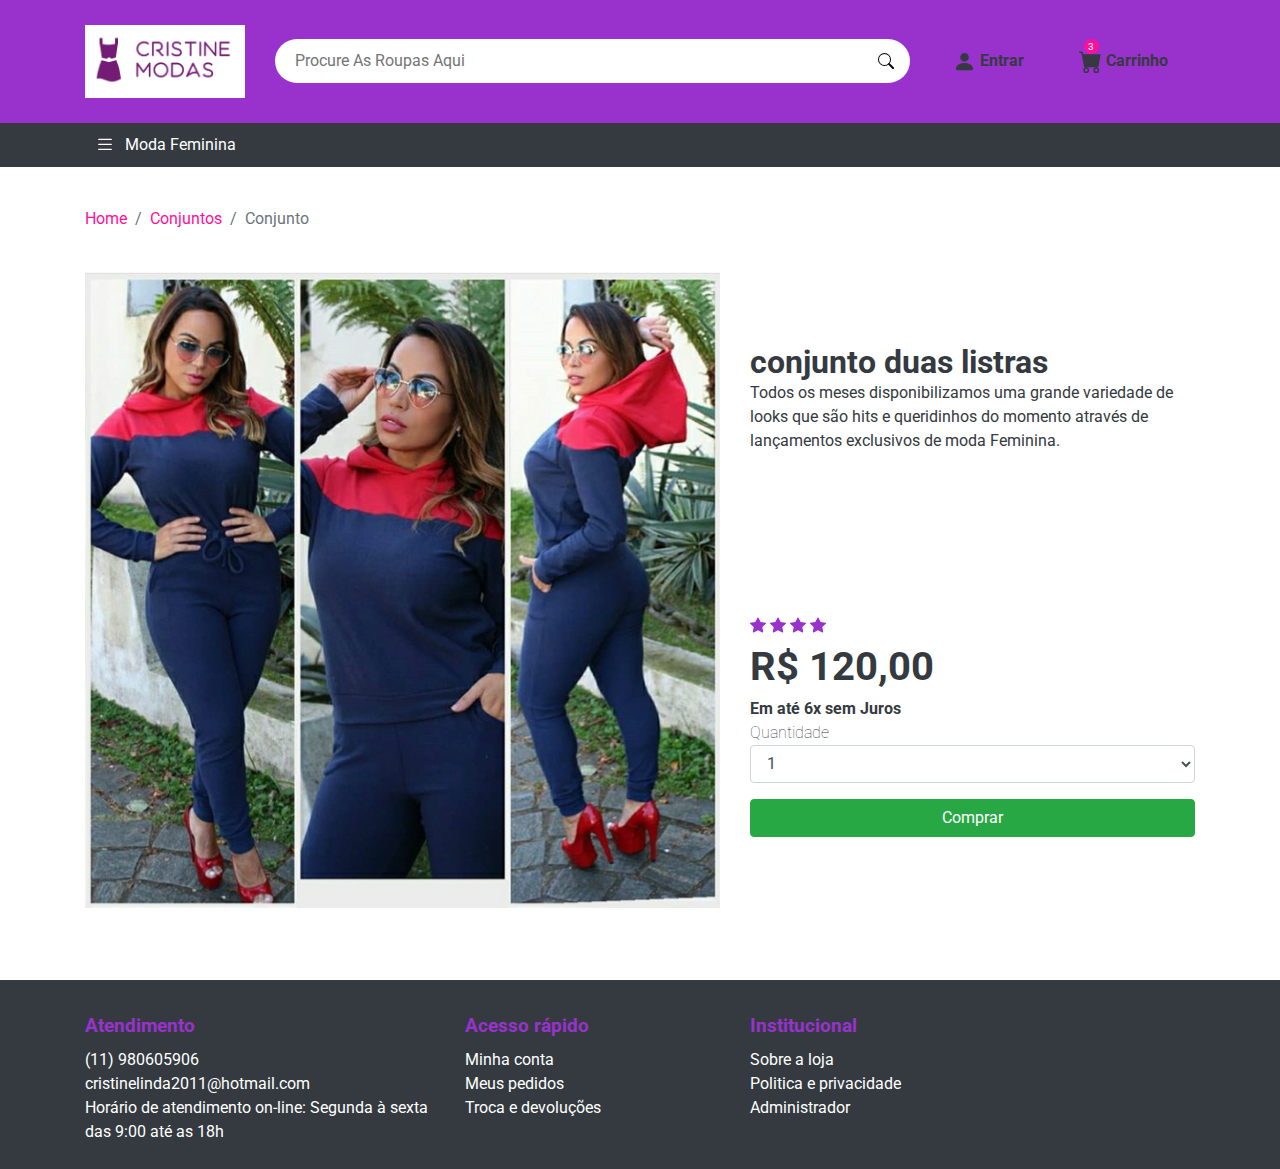
<file: tccCompleto-main/log4.html>
<!DOCTYPE html>
<html lang="pt-br">

<head>
  <meta charset="UTF-8">
  <meta name="viewport" content="width=device-width, initial-scale=1.0">

  <title>Cristine Modas</title>

  <!-- Favicons -->
  <link rel="manifest" href="./assets/images/favicons/apple-icon.png">
  <meta name="msapplication-TileColor" content="#FFC107">
  <meta name="msapplication-TileImage" content="./assets/images/favicons/ms-icon-144x144.png">
  <meta name="theme-color" content="#FFC107">
  <!-- end Favicons -->

  <!-- Css -->
  <link rel="stylesheet" href="./assets/css/style.css">
</head>

<body>

  <!-- header -->
  <header class="container-fluid">
    <!-- container -->
    <section class="container">
      <!-- row -->
      <article class="row d-flex align-items-center">

        <!-- logo -->
        <a href="./" class="col-md-2 d-flex justify-content-center">
          <img src="./assets/images/favico.png" class="img-fluid" alt="Logo WallTech">
        </a>

        <!-- buscador -->
        <form action="#" class="col-md-7 d-flex align-items-center">
          <input type="text" name="name" placeholder="Procure As Roupas Aqui">

          <button class="d-flex align-items-center">
            <svg width="1em" height="1em" viewBox="0 0 16 16" class="bi bi-search" fill="currentColor"
              xmlns="http://www.w3.org/2000/svg">
              <path fill-rule="evenodd"
                d="M10.442 10.442a1 1 0 0 1 1.415 0l3.85 3.85a1 1 0 0 1-1.414 1.415l-3.85-3.85a1 1 0 0 1 0-1.415z" />
              <path fill-rule="evenodd"
                d="M6.5 12a5.5 5.5 0 1 0 0-11 5.5 5.5 0 0 0 0 11zM13 6.5a6.5 6.5 0 1 1-13 0 6.5 6.5 0 0 1 13 0z" />
            </svg>
          </button>
        </form>

        <!-- administrativo do cliente -->
        <ul class="col-md-3 nav d-flex align-items-center justify-content-around">
          <li class="nav-item">
            <a href="login-main/login.php">
              <svg width="1em" height="1em" viewBox="0 0 16 16" class="bi bi-person-fill" fill="currentColor"
                xmlns="http://www.w3.org/2000/svg">
                <path fill-rule="evenodd"
                  d="M3 14s-1 0-1-1 1-4 6-4 6 3 6 4-1 1-1 1H3zm5-6a3 3 0 1 0 0-6 3 3 0 0 0 0 6z" />
              </svg>
              Entrar
                         </a>
          
          <li class="nav-item">
            <span class="notificacao d-flex align-items-center justify-content-center">3</span>
            <a href="#">
              <svg width="1em" height="1em" viewBox="0 0 16 16" class="bi bi-cart-fill" fill="currentColor"
                xmlns="http://www.w3.org/2000/svg">
                <path fill-rule="evenodd"
                  d="M0 1.5A.5.5 0 0 1 .5 1H2a.5.5 0 0 1 .485.379L2.89 3H14.5a.5.5 0 0 1 .491.592l-1.5 8A.5.5 0 0 1 13 12H4a.5.5 0 0 1-.491-.408L2.01 3.607 1.61 2H.5a.5.5 0 0 1-.5-.5zM5 12a2 2 0 1 0 0 4 2 2 0 0 0 0-4zm7 0a2 2 0 1 0 0 4 2 2 0 0 0 0-4zm-7 1a1 1 0 1 0 0 2 1 1 0 0 0 0-2zm7 0a1 1 0 1 0 0 2 1 1 0 0 0 0-2z" />
              </svg>
              Carrinho
            </a>
          </li>
        </ul>
        <!-- end administrativo do cliente -->
      </article>
      <!-- row -->
    </section>
    <!-- end container -->
  </header>
  <!-- end header -->

  <!-- menu do site -->
  <nav class="container-fluid nav-produtos">
    <!-- container -->
    <section class="container">
      <!-- menu -->
      <ul class="nav">
        <!-- lista de itens -->
        <li class="col-xl-2 col-lg-3 col-md-12 nav-item d-flex align-items-center">
          <svg width="1em" height="1em" viewBox="0 0 16 16" class="bi bi-list" fill="currentColor"
            xmlns="http://www.w3.org/2000/svg">
            <path fill-rule="evenodd"
              d="M2.5 11.5A.5.5 0 0 1 3 11h10a.5.5 0 0 1 0 1H3a.5.5 0 0 1-.5-.5zm0-4A.5.5 0 0 1 3 7h10a.5.5 0 0 1 0 1H3a.5.5 0 0 1-.5-.5zm0-4A.5.5 0 0 1 3 3h10a.5.5 0 0 1 0 1H3a.5.5 0 0 1-.5-.5z" />
          </svg>
          Moda Feminina
          <!-- submenu -->
          <ul class="nav flex-column">
            <li class="nav-item">
              <a href="index.html">
                Home
              </a>
            </li>

            <li class="nav-item">
              <a href="lancamentos.html">
                looks do momento
              </a>
            </li>

            <li class="nav-item">
              <a href="promocao.html">
                Mais vendidos 
              </a>
            </li>
          </ul>
          <!-- end submenu -->
        </li>

        
      </ul>
      <!-- menu -->
    </section>
    <!-- end container -->
  </nav>
  <!-- end menu do site -->

  <!-- main -->
  <main>


    <!-- container produto -->
    <section class="container">

      <nav aria-label="breadcrumb">
        <ol class="breadcrumb">
          <li class="breadcrumb-item"><a href="./">Home</a></li>
          <li class="breadcrumb-item"><a href="./camisetas.html">Conjuntos</a></li>
          <li class="breadcrumb-item active" aria-current="page">Conjunto</li>
        </ol>
      </nav>

      <article class="row produtos-compra">
        <figure class="col-md-7 mb-3">
          <div class="#">
            <img src="./assets/images/Modelo_WallTech/Modelo_4.jpeg" class="img-fluid" alt="Cropped rosa">
          </div>
        </figure>

        <section class="col-md-5 mb-3 d-flex flex-column justify-content-around">
          <article class="produtos-conteudo">
            <h1>conjunto duas listras</h1>
            <p>
              Todos os meses disponibilizamos uma grande variedade de looks que são hits e queridinhos do momento
              através de lançamentos exclusivos de moda Feminina.
            </p>
          </article>

          <article class="produtos-preco">
            <div class="produtos-stars">
              <svg width="1em" height="1em" viewBox="0 0 16 16" class="bi bi-star-fill" fill="currentColor"
                xmlns="http://www.w3.org/2000/svg">
                <path
                  d="M3.612 15.443c-.386.198-.824-.149-.746-.592l.83-4.73L.173 6.765c-.329-.314-.158-.888.283-.95l4.898-.696L7.538.792c.197-.39.73-.39.927 0l2.184 4.327 4.898.696c.441.062.612.636.283.95l-3.523 3.356.83 4.73c.078.443-.36.79-.746.592L8 13.187l-4.389 2.256z" />
              </svg>

              <svg width="1em" height="1em" viewBox="0 0 16 16" class="bi bi-star-fill" fill="currentColor"
                xmlns="http://www.w3.org/2000/svg">
                <path
                  d="M3.612 15.443c-.386.198-.824-.149-.746-.592l.83-4.73L.173 6.765c-.329-.314-.158-.888.283-.95l4.898-.696L7.538.792c.197-.39.73-.39.927 0l2.184 4.327 4.898.696c.441.062.612.636.283.95l-3.523 3.356.83 4.73c.078.443-.36.79-.746.592L8 13.187l-4.389 2.256z" />
              </svg>

              <svg width="1em" height="1em" viewBox="0 0 16 16" class="bi bi-star-fill" fill="currentColor"
                xmlns="http://www.w3.org/2000/svg">
                <path
                  d="M3.612 15.443c-.386.198-.824-.149-.746-.592l.83-4.73L.173 6.765c-.329-.314-.158-.888.283-.95l4.898-.696L7.538.792c.197-.39.73-.39.927 0l2.184 4.327 4.898.696c.441.062.612.636.283.95l-3.523 3.356.83 4.73c.078.443-.36.79-.746.592L8 13.187l-4.389 2.256z" />
              </svg>

              <svg width="1em" height="1em" viewBox="0 0 16 16" class="bi bi-star-fill" fill="currentColor"
                xmlns="http://www.w3.org/2000/svg">
                <path
                  d="M3.612 15.443c-.386.198-.824-.149-.746-.592l.83-4.73L.173 6.765c-.329-.314-.158-.888.283-.95l4.898-.696L7.538.792c.197-.39.73-.39.927 0l2.184 4.327 4.898.696c.441.062.612.636.283.95l-3.523 3.356.83 4.73c.078.443-.36.79-.746.592L8 13.187l-4.389 2.256z" />
              </svg>
            </div>

            <strong>
              R$ 120,00
              <span class="d-block">Em até 6x sem Juros</span>
            </strong>

            <form action="#">
              <div class="form-group">
                <label for="produtos-quantidade-itens">Quantidade</label>
                <select class="form-control" id="produtos-quantidade-itens">
                  <option>1</option>
                  <option>2</option>
                  <option>3</option>
                  <option>4</option>
                  <option>5</option>
                </select>
              </div>

              <button type="submit" class="btn btn-success col-md-12">Comprar</button>
            </form>
          </article>
        </section>

        <div class="fb-comments col-md-12 mt-2 mb-5"
          data-href="http://127.0.0.1:5500/Hands-on-2/produto-camiseta-manga-comprida.html" data-numposts="5"
          data-width="100%"></div>
      </article>
    </section>
    <!-- container produto -->

  </main>
  <!-- end main -->

  <!-- Footer -->
  <footer class="container-fluid">
    <!-- container -->
    <section class="container">
      <!-- menus -->
      <section class="row">
        <!-- atendimento -->
        <article class="col-md-4">
          <h4>
            Atendimento
          </h4>
          <!-- links -->
          <ul class="nav flex-column">
            <li class="nav-item">
              <a href="tel:+5511999999999">(11) 980605906</a>
            </li>

            <li class="nav-item">
              <a href="mailto:contato@sualoja.com.br">cristinelinda2011@hotmail.com</a>
            </li>

            <li class="nav-item">
              Horário de atendimento on-line: Segunda à sexta das 9:00 até as 18h
            </li>
          </ul>
        </article>
        <!-- end atendimento -->

        <!-- acesso rápido -->
        <article class="col-md-3">
          <h4>
            Acesso rápido
          </h4>
          <!-- links -->
          <ul class="nav flex-column">
            <li class="nav-item">
              <a href="#">Minha conta</a>
            </li>

            <li class="nav-item">
              <a href="#">Meus pedidos</a>
            </li>


            <li class="nav-item">
              <a>Troca e devoluções</a>
              
            </li>
          </ul>
        </article>
        <!-- end acesso rápido -->

        <!-- institucional -->
        <article class="col-md-3">
          <h4>
            Institucional
          </h4>
          <!-- links -->
          <ul class="nav flex-column">
            
            <li class="nav-item">
              <a >Sobre a loja</a>
            </li>

            <li class="nav-item">
              <a >Politica e privacidade</a>
            </li>

            <li class="nav-item">
              <a href="./sistema-main/adm/login.php">Administrador</a>
            </li>


          </ul>
        </article>
        <!-- end institucional -->

        
      </section>
      <!-- end menus -->
    </section>
    <!-- end container -->

  </footer>
  <!-- end Footer-->

  <!-- Arquivos Bootstrap -->
  <script src="./assets/js/jquery.js"></script>
  <script src="./assets/js/popper.js"></script>
  <script src="./assets/js/bootstrap.js"></script>
</body>

</html>
</file>
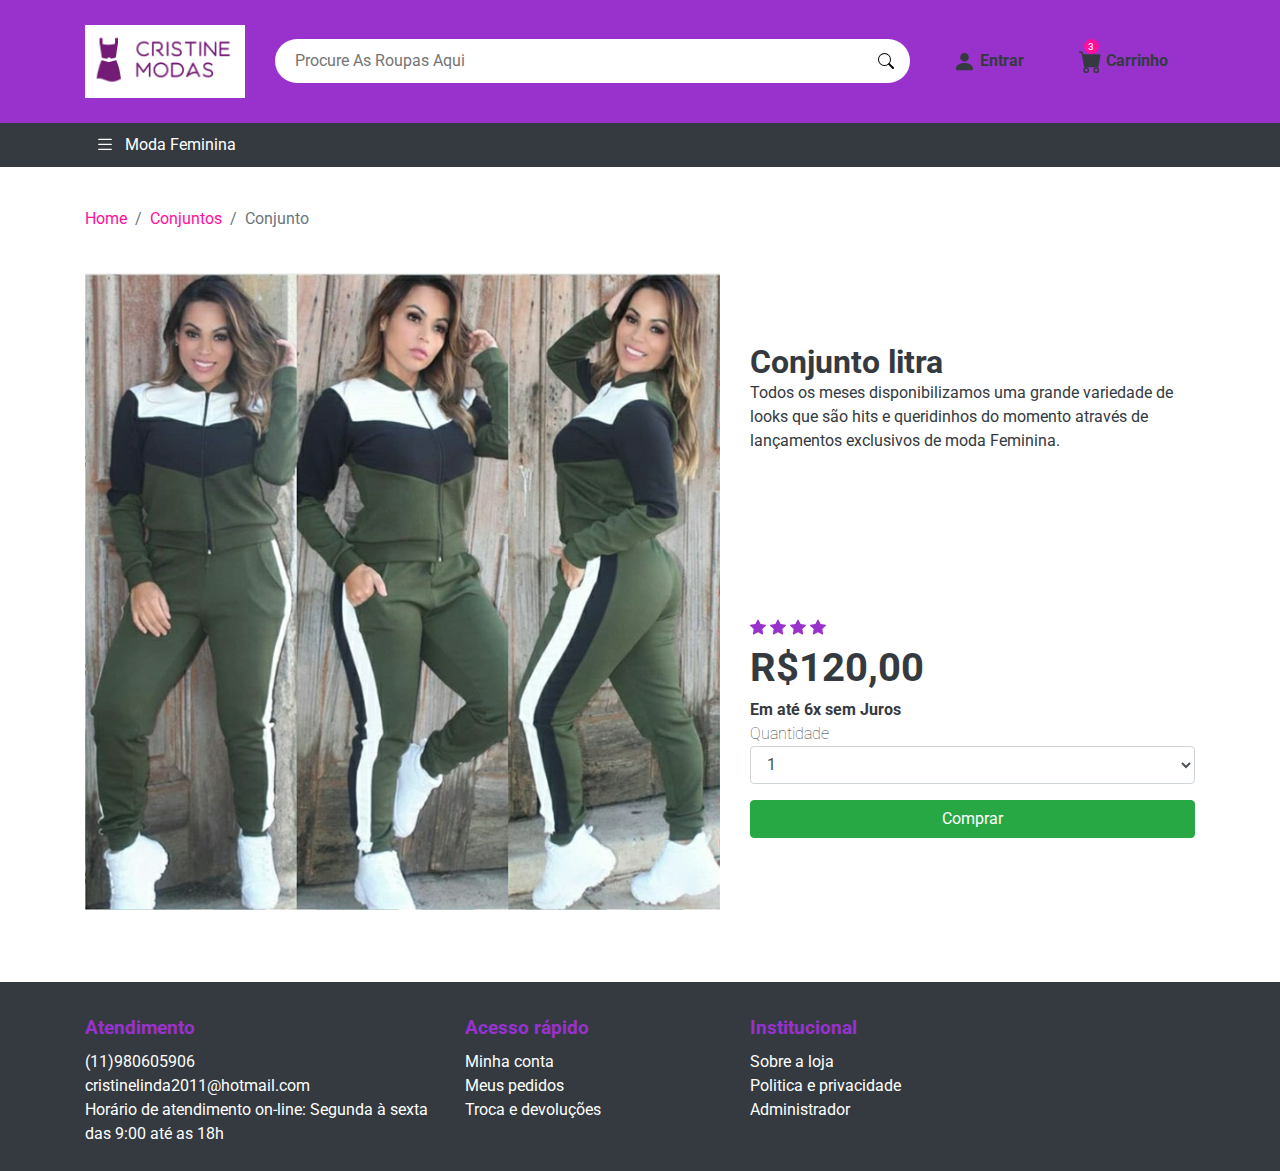
<file: tccCompleto-main/log5.html>
<!DOCTYPE html>
<html lang="pt-br">

<head>
  <meta charset="UTF-8">
  <meta name="viewport" content="width=device-width, initial-scale=1.0">

  <title>Cristine Modas</title>

  <!-- Favicons -->
  <link rel="manifest" href="./assets/images/favicons/apple-icon.png">
  <meta name="msapplication-TileColor" content="#FFC107">
  <meta name="msapplication-TileImage" content="./assets/images/favicons/ms-icon-144x144.png">
  <meta name="theme-color" content="#FFC107">
  <!-- end Favicons -->

  <!-- Css -->
  <link rel="stylesheet" href="./assets/css/style.css">
</head>

<body>

  <!-- header -->
  <header class="container-fluid">
    <!-- container -->
    <section class="container">
      <!-- row -->
      <article class="row d-flex align-items-center">

        <!-- logo -->
        <a href="./" class="col-md-2 d-flex justify-content-center">
          <img src="./assets/images/favico.png" class="img-fluid" alt="Logo WallTech">
        </a>

        <!-- buscador -->
        <form action="#" class="col-md-7 d-flex align-items-center">
          <input type="text" name="name" placeholder="Procure As Roupas Aqui">

          <button class="d-flex align-items-center">
            <svg width="1em" height="1em" viewBox="0 0 16 16" class="bi bi-search" fill="currentColor"
              xmlns="http://www.w3.org/2000/svg">
              <path fill-rule="evenodd"
                d="M10.442 10.442a1 1 0 0 1 1.415 0l3.85 3.85a1 1 0 0 1-1.414 1.415l-3.85-3.85a1 1 0 0 1 0-1.415z" />
              <path fill-rule="evenodd"
                d="M6.5 12a5.5 5.5 0 1 0 0-11 5.5 5.5 0 0 0 0 11zM13 6.5a6.5 6.5 0 1 1-13 0 6.5 6.5 0 0 1 13 0z" />
            </svg>
          </button>
        </form>

        <!-- administrativo do cliente -->
        <ul class="col-md-3 nav d-flex align-items-center justify-content-around">
            <li class="nav-item">
              <a href="login-main/login.php">
                <svg width="1em" height="1em" viewBox="0 0 16 16" class="bi bi-person-fill" fill="currentColor"
                  xmlns="http://www.w3.org/2000/svg">
                  <path fill-rule="evenodd"
                    d="M3 14s-1 0-1-1 1-4 6-4 6 3 6 4-1 1-1 1H3zm5-6a3 3 0 1 0 0-6 3 3 0 0 0 0 6z" />
                </svg>
                Entrar
                           </a>
            
            <li class="nav-item">
              <span class="notificacao d-flex align-items-center justify-content-center">3</span>
              <a href="#">
                <svg width="1em" height="1em" viewBox="0 0 16 16" class="bi bi-cart-fill" fill="currentColor"
                  xmlns="http://www.w3.org/2000/svg">
                  <path fill-rule="evenodd"
                    d="M0 1.5A.5.5 0 0 1 .5 1H2a.5.5 0 0 1 .485.379L2.89 3H14.5a.5.5 0 0 1 .491.592l-1.5 8A.5.5 0 0 1 13 12H4a.5.5 0 0 1-.491-.408L2.01 3.607 1.61 2H.5a.5.5 0 0 1-.5-.5zM5 12a2 2 0 1 0 0 4 2 2 0 0 0 0-4zm7 0a2 2 0 1 0 0 4 2 2 0 0 0 0-4zm-7 1a1 1 0 1 0 0 2 1 1 0 0 0 0-2zm7 0a1 1 0 1 0 0 2 1 1 0 0 0 0-2z" />
                </svg>
                Carrinho
              </a>
            </li>
          </ul>
        <!-- end administrativo do cliente -->
      </article>
      <!-- row -->
    </section>
    <!-- end container -->
  </header>
  <!-- end header -->

  <!-- menu do site -->
  <nav class="container-fluid nav-produtos">
    <!-- container -->
    <section class="container">
      <!-- menu -->
      <ul class="nav">
        <!-- lista de itens -->
        <li class="col-xl-2 col-lg-3 col-md-12 nav-item d-flex align-items-center">
          <svg width="1em" height="1em" viewBox="0 0 16 16" class="bi bi-list" fill="currentColor"
            xmlns="http://www.w3.org/2000/svg">
            <path fill-rule="evenodd"
              d="M2.5 11.5A.5.5 0 0 1 3 11h10a.5.5 0 0 1 0 1H3a.5.5 0 0 1-.5-.5zm0-4A.5.5 0 0 1 3 7h10a.5.5 0 0 1 0 1H3a.5.5 0 0 1-.5-.5zm0-4A.5.5 0 0 1 3 3h10a.5.5 0 0 1 0 1H3a.5.5 0 0 1-.5-.5z" />
          </svg>
          Moda Feminina
          <!-- submenu -->
          <ul class="nav flex-column">
            <li class="nav-item">
              <a href="index.html">
                Home
              </a>
            </li>

            <li class="nav-item">
              <a href="lancamentos.html">
                looks do momento
              </a>
            </li>

            <li class="nav-item">
              <a href="promocao.html">
              Mais vendidos
              </a>
            </li>
          </ul>
          <!-- end submenu -->
        </li>

        
      </ul>
      <!-- menu -->
    </section>
    <!-- end container -->
  </nav>
  <!-- end menu do site -->

  <!-- main -->
  <main>


    <!-- container produto -->
    <section class="container">

      <nav aria-label="breadcrumb">
        <ol class="breadcrumb">
          <li class="breadcrumb-item"><a href="./">Home</a></li>
          <li class="breadcrumb-item"><a href="./camisetas.html">Conjuntos</a></li>
          <li class="breadcrumb-item active" aria-current="page">Conjunto</li>
        </ol>
      </nav>

      <article class="row produtos-compra">
        <figure class="col-md-7 mb-3">
          <div class="#">
            <img src="./assets/images/Modelo_WallTech/Modelo_5.jpeg" class="img-fluid" alt="Cropped rosa">
          </div>
        </figure>

        <section class="col-md-5 mb-3 d-flex flex-column justify-content-around">
          <article class="produtos-conteudo">
            <h1>Conjunto litra</h1>
            <p>
              Todos os meses disponibilizamos uma grande variedade de looks que são hits e queridinhos do momento
              através de lançamentos exclusivos de moda Feminina.
            </p>
          </article>

          <article class="produtos-preco">
            <div class="produtos-stars">
              <svg width="1em" height="1em" viewBox="0 0 16 16" class="bi bi-star-fill" fill="currentColor"
                xmlns="http://www.w3.org/2000/svg">
                <path
                  d="M3.612 15.443c-.386.198-.824-.149-.746-.592l.83-4.73L.173 6.765c-.329-.314-.158-.888.283-.95l4.898-.696L7.538.792c.197-.39.73-.39.927 0l2.184 4.327 4.898.696c.441.062.612.636.283.95l-3.523 3.356.83 4.73c.078.443-.36.79-.746.592L8 13.187l-4.389 2.256z" />
              </svg>

              <svg width="1em" height="1em" viewBox="0 0 16 16" class="bi bi-star-fill" fill="currentColor"
                xmlns="http://www.w3.org/2000/svg">
                <path
                  d="M3.612 15.443c-.386.198-.824-.149-.746-.592l.83-4.73L.173 6.765c-.329-.314-.158-.888.283-.95l4.898-.696L7.538.792c.197-.39.73-.39.927 0l2.184 4.327 4.898.696c.441.062.612.636.283.95l-3.523 3.356.83 4.73c.078.443-.36.79-.746.592L8 13.187l-4.389 2.256z" />
              </svg>

              <svg width="1em" height="1em" viewBox="0 0 16 16" class="bi bi-star-fill" fill="currentColor"
                xmlns="http://www.w3.org/2000/svg">
                <path
                  d="M3.612 15.443c-.386.198-.824-.149-.746-.592l.83-4.73L.173 6.765c-.329-.314-.158-.888.283-.95l4.898-.696L7.538.792c.197-.39.73-.39.927 0l2.184 4.327 4.898.696c.441.062.612.636.283.95l-3.523 3.356.83 4.73c.078.443-.36.79-.746.592L8 13.187l-4.389 2.256z" />
              </svg>

              <svg width="1em" height="1em" viewBox="0 0 16 16" class="bi bi-star-fill" fill="currentColor"
                xmlns="http://www.w3.org/2000/svg">
                <path
                  d="M3.612 15.443c-.386.198-.824-.149-.746-.592l.83-4.73L.173 6.765c-.329-.314-.158-.888.283-.95l4.898-.696L7.538.792c.197-.39.73-.39.927 0l2.184 4.327 4.898.696c.441.062.612.636.283.95l-3.523 3.356.83 4.73c.078.443-.36.79-.746.592L8 13.187l-4.389 2.256z" />
              </svg>
            </div>

            <strong>
              R$120,00
              <span class="d-block">Em até 6x sem Juros</span>
            </strong>

            <form action="#">
              <div class="form-group">
                <label for="produtos-quantidade-itens">Quantidade</label>
                <select class="form-control" id="produtos-quantidade-itens">
                  <option>1</option>
                  <option>2</option>
                  <option>3</option>
                  <option>4</option>
                  <option>5</option>
                </select>
              </div>

              <button type="submit" class="btn btn-success col-md-12">Comprar</button>
            </form>
          </article>
        </section>

        <div class="fb-comments col-md-12 mt-2 mb-5"
          data-href="http://127.0.0.1:5500/Hands-on-2/produto-camiseta-manga-comprida.html" data-numposts="5"
          data-width="100%"></div>
      </article>
    </section>
    <!-- container produto -->

  </main>
  <!-- end main -->

  <!-- Footer -->
  <footer class="container-fluid">
    <!-- container -->
    <section class="container">
      <!-- menus -->
      <section class="row">
        <!-- atendimento -->
        <article class="col-md-4">
          <h4>
            Atendimento
          </h4>
          <!-- links -->
          <ul class="nav flex-column">
            <li class="nav-item">
              <a href="tel:+5511999999999">(11)980605906</a>
            </li>

            <li class="nav-item">
              <a href="mailto:contato@sualoja.com.br">cristinelinda2011@hotmail.com</a>
            </li>

            <li class="nav-item">
              Horário de atendimento on-line: Segunda à sexta das 9:00 até as 18h
            </li>
          </ul>
        </article>
        <!-- end atendimento -->

        <!-- acesso rápido -->
        <article class="col-md-3">
          <h4>
            Acesso rápido
          </h4>
          <!-- links -->
          <ul class="nav flex-column">
            <li class="nav-item">
              <a href="#">Minha conta</a>
            </li>

            <li class="nav-item">
              <a href="#">Meus pedidos</a>
            </li>

            

            <li class="nav-item">
              <a>Troca e devoluções</a>
              
            </li>
          </ul>
        </article>
        <!-- end acesso rápido -->

        <!-- institucional -->
        <article class="col-md-3">
          <h4>
            Institucional
          </h4>
          <!-- links -->
          <ul class="nav flex-column">
            
            <li class="nav-item">
              <a >Sobre a loja</a>
            </li>

            <li class="nav-item">
              <a >Politica e privacidade</a>
            </li>

            <li class="nav-item">
              <a href="./sistema-main/adm/login.php">Administrador</a>
            </li>


          </ul>
        </article>
        <!-- end institucional -->

        
      </section>
      <!-- end menus -->
    </section>
    <!-- end container -->

  </footer>
  <!-- end Footer-->

  <!-- Arquivos Bootstrap -->
  <script src="./assets/js/jquery.js"></script>
  <script src="./assets/js/popper.js"></script>
  <script src="./assets/js/bootstrap.js"></script>
</body>

</html>
</file>
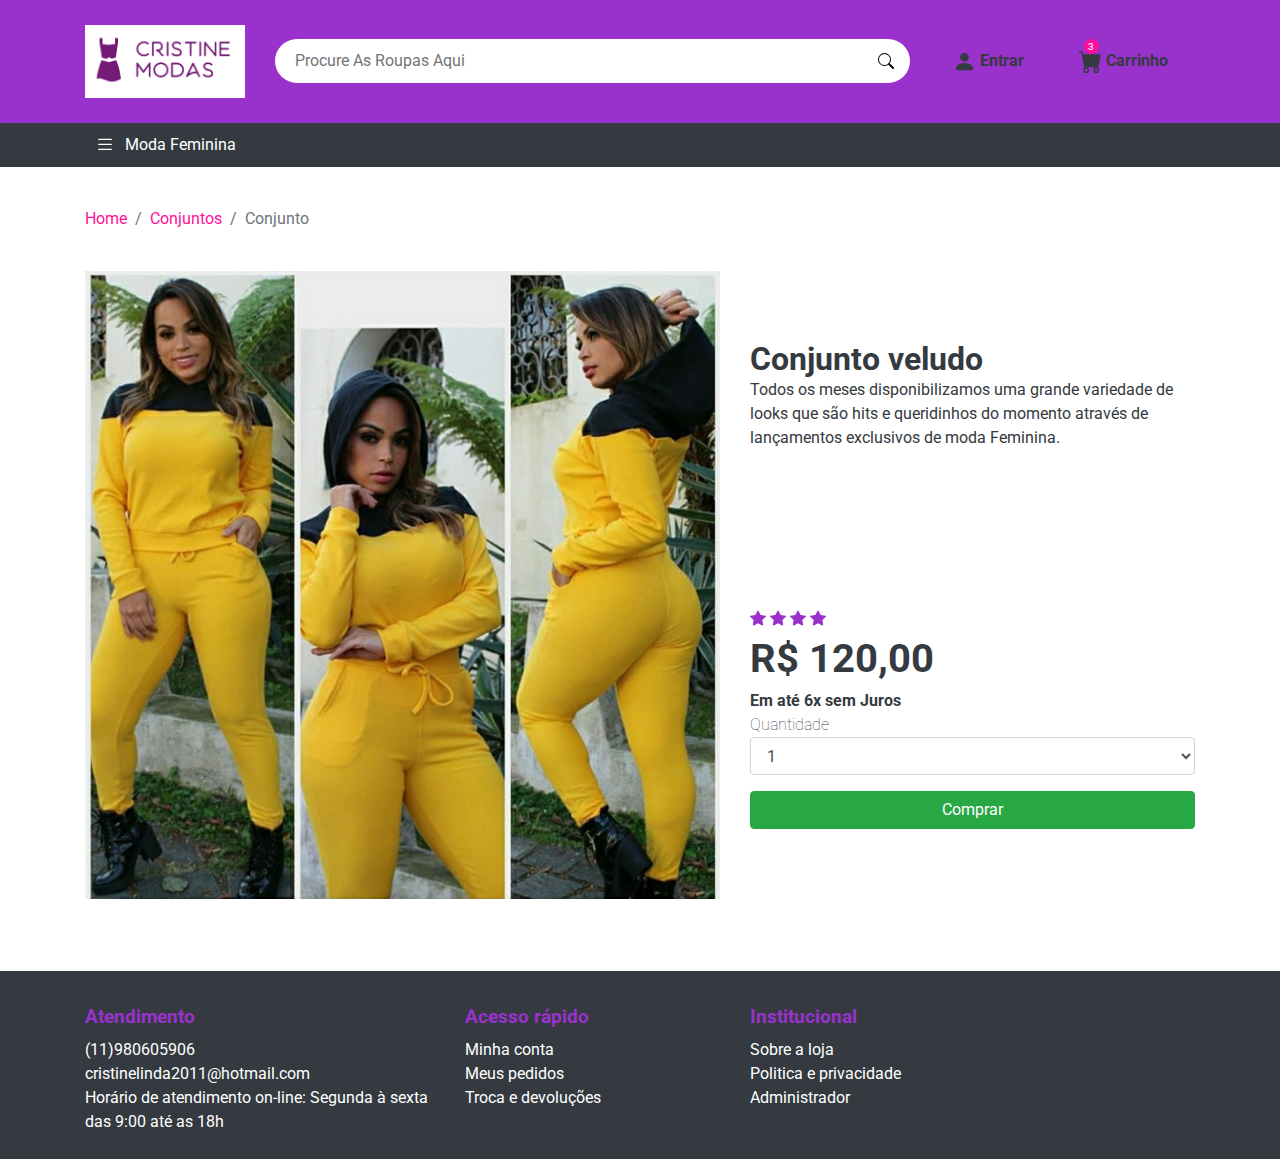
<file: tccCompleto-main/log6.html>
<!DOCTYPE html>
<html lang="pt-br">

<head>
  <meta charset="UTF-8">
  <meta name="viewport" content="width=device-width, initial-scale=1.0">

  <title>Cristine Modas</title>

  <!-- Favicons -->
  <link rel="manifest" href="./assets/images/favicons/apple-icon.png">
  <meta name="msapplication-TileColor" content="#FFC107">
  <meta name="msapplication-TileImage" content="./assets/images/favicons/ms-icon-144x144.png">
  <meta name="theme-color" content="#FFC107">
  <!-- end Favicons -->

  <!-- Css -->
  <link rel="stylesheet" href="./assets/css/style.css">
</head>

<body>

  <!-- header -->
  <header class="container-fluid">
    <!-- container -->
    <section class="container">
      <!-- row -->
      <article class="row d-flex align-items-center">

        <!-- logo -->
        <a href="./" class="col-md-2 d-flex justify-content-center">
          <img src="./assets/images/favico.png" class="img-fluid" alt="Logo WallTech">
        </a>

        <!-- buscador -->
        <form action="#" class="col-md-7 d-flex align-items-center">
          <input type="text" name="name" placeholder="Procure As Roupas Aqui">

          <button class="d-flex align-items-center">
            <svg width="1em" height="1em" viewBox="0 0 16 16" class="bi bi-search" fill="currentColor"
              xmlns="http://www.w3.org/2000/svg">
              <path fill-rule="evenodd"
                d="M10.442 10.442a1 1 0 0 1 1.415 0l3.85 3.85a1 1 0 0 1-1.414 1.415l-3.85-3.85a1 1 0 0 1 0-1.415z" />
              <path fill-rule="evenodd"
                d="M6.5 12a5.5 5.5 0 1 0 0-11 5.5 5.5 0 0 0 0 11zM13 6.5a6.5 6.5 0 1 1-13 0 6.5 6.5 0 0 1 13 0z" />
            </svg>
          </button>
        </form>

        <!-- administrativo do cliente -->
        <ul class="col-md-3 nav d-flex align-items-center justify-content-around">
            <li class="nav-item">
              <a href="login-main/login.php">
                <svg width="1em" height="1em" viewBox="0 0 16 16" class="bi bi-person-fill" fill="currentColor"
                  xmlns="http://www.w3.org/2000/svg">
                  <path fill-rule="evenodd"
                    d="M3 14s-1 0-1-1 1-4 6-4 6 3 6 4-1 1-1 1H3zm5-6a3 3 0 1 0 0-6 3 3 0 0 0 0 6z" />
                </svg>
                Entrar
                           </a>
            
            <li class="nav-item">
              <span class="notificacao d-flex align-items-center justify-content-center">3</span>
              <a href="#">
                <svg width="1em" height="1em" viewBox="0 0 16 16" class="bi bi-cart-fill" fill="currentColor"
                  xmlns="http://www.w3.org/2000/svg">
                  <path fill-rule="evenodd"
                    d="M0 1.5A.5.5 0 0 1 .5 1H2a.5.5 0 0 1 .485.379L2.89 3H14.5a.5.5 0 0 1 .491.592l-1.5 8A.5.5 0 0 1 13 12H4a.5.5 0 0 1-.491-.408L2.01 3.607 1.61 2H.5a.5.5 0 0 1-.5-.5zM5 12a2 2 0 1 0 0 4 2 2 0 0 0 0-4zm7 0a2 2 0 1 0 0 4 2 2 0 0 0 0-4zm-7 1a1 1 0 1 0 0 2 1 1 0 0 0 0-2zm7 0a1 1 0 1 0 0 2 1 1 0 0 0 0-2z" />
                </svg>
                Carrinho
              </a>
            </li>
          </ul>
        <!-- end administrativo do cliente -->
      </article>
      <!-- row -->
    </section>
    <!-- end container -->
  </header>
  <!-- end header -->

  <!-- menu do site -->
  <nav class="container-fluid nav-produtos">
    <!-- container -->
    <section class="container">
      <!-- menu -->
      <ul class="nav">
        <!-- lista de itens -->
        <li class="col-xl-2 col-lg-3 col-md-12 nav-item d-flex align-items-center">
          <svg width="1em" height="1em" viewBox="0 0 16 16" class="bi bi-list" fill="currentColor"
            xmlns="http://www.w3.org/2000/svg">
            <path fill-rule="evenodd"
              d="M2.5 11.5A.5.5 0 0 1 3 11h10a.5.5 0 0 1 0 1H3a.5.5 0 0 1-.5-.5zm0-4A.5.5 0 0 1 3 7h10a.5.5 0 0 1 0 1H3a.5.5 0 0 1-.5-.5zm0-4A.5.5 0 0 1 3 3h10a.5.5 0 0 1 0 1H3a.5.5 0 0 1-.5-.5z" />
          </svg>
          Moda Feminina
          <!-- submenu -->
          <ul class="nav flex-column">
            <li class="nav-item">
              <a href="index.html">
                Home
              </a>
            </li>

            <li class="nav-item">
              <a href="lancamentos.html">
                Looks do momento
              </a>
            </li>

            <li class="nav-item">
              <a href="promocao.html">
                Mais vendidos 
              </a>
            </li>
          </ul>
          <!-- end submenu -->
        </li>

        
      </ul>
      <!-- menu -->
    </section>
    <!-- end container -->
  </nav>
  <!-- end menu do site -->

  <!-- main -->
  <main>


    <!-- container produto -->
    <section class="container">

      <nav aria-label="breadcrumb">
        <ol class="breadcrumb">
          <li class="breadcrumb-item"><a href="./">Home</a></li>
          <li class="breadcrumb-item"><a href="./camisetas.html">Conjuntos</a></li>
          <li class="breadcrumb-item active" aria-current="page">Conjunto</li>
        </ol>
      </nav>

      <article class="row produtos-compra">
        <figure class="col-md-7 mb-3">
          <div class="#">
            <img src="./assets/images/Modelo_WallTech/Modelo_6.jpeg" class="img-fluid" alt="Cropped rosa">
          </div>
        </figure>

        <section class="col-md-5 mb-3 d-flex flex-column justify-content-around">
          <article class="produtos-conteudo">
            <h1>Conjunto veludo</h1>
            <p>
              Todos os meses disponibilizamos uma grande variedade de looks que são hits e queridinhos do momento
              através de lançamentos exclusivos de moda Feminina.
            </p>
          </article>

          <article class="produtos-preco">
            <div class="produtos-stars">
              <svg width="1em" height="1em" viewBox="0 0 16 16" class="bi bi-star-fill" fill="currentColor"
                xmlns="http://www.w3.org/2000/svg">
                <path
                  d="M3.612 15.443c-.386.198-.824-.149-.746-.592l.83-4.73L.173 6.765c-.329-.314-.158-.888.283-.95l4.898-.696L7.538.792c.197-.39.73-.39.927 0l2.184 4.327 4.898.696c.441.062.612.636.283.95l-3.523 3.356.83 4.73c.078.443-.36.79-.746.592L8 13.187l-4.389 2.256z" />
              </svg>

              <svg width="1em" height="1em" viewBox="0 0 16 16" class="bi bi-star-fill" fill="currentColor"
                xmlns="http://www.w3.org/2000/svg">
                <path
                  d="M3.612 15.443c-.386.198-.824-.149-.746-.592l.83-4.73L.173 6.765c-.329-.314-.158-.888.283-.95l4.898-.696L7.538.792c.197-.39.73-.39.927 0l2.184 4.327 4.898.696c.441.062.612.636.283.95l-3.523 3.356.83 4.73c.078.443-.36.79-.746.592L8 13.187l-4.389 2.256z" />
              </svg>

              <svg width="1em" height="1em" viewBox="0 0 16 16" class="bi bi-star-fill" fill="currentColor"
                xmlns="http://www.w3.org/2000/svg">
                <path
                  d="M3.612 15.443c-.386.198-.824-.149-.746-.592l.83-4.73L.173 6.765c-.329-.314-.158-.888.283-.95l4.898-.696L7.538.792c.197-.39.73-.39.927 0l2.184 4.327 4.898.696c.441.062.612.636.283.95l-3.523 3.356.83 4.73c.078.443-.36.79-.746.592L8 13.187l-4.389 2.256z" />
              </svg>

              <svg width="1em" height="1em" viewBox="0 0 16 16" class="bi bi-star-fill" fill="currentColor"
                xmlns="http://www.w3.org/2000/svg">
                <path
                  d="M3.612 15.443c-.386.198-.824-.149-.746-.592l.83-4.73L.173 6.765c-.329-.314-.158-.888.283-.95l4.898-.696L7.538.792c.197-.39.73-.39.927 0l2.184 4.327 4.898.696c.441.062.612.636.283.95l-3.523 3.356.83 4.73c.078.443-.36.79-.746.592L8 13.187l-4.389 2.256z" />
              </svg>
            </div>

            <strong>
              R$ 120,00
              <span class="d-block">Em até 6x sem Juros</span>
            </strong>

            <form action="#">
              <div class="form-group">
                <label for="produtos-quantidade-itens">Quantidade</label>
                <select class="form-control" id="produtos-quantidade-itens">
                  <option>1</option>
                  <option>2</option>
                  <option>3</option>
                  <option>4</option>
                  <option>5</option>
                </select>
              </div>

              <button type="submit" class="btn btn-success col-md-12">Comprar</button>
            </form>
          </article>
        </section>

        <div class="fb-comments col-md-12 mt-2 mb-5"
          data-href="http://127.0.0.1:5500/Hands-on-2/produto-camiseta-manga-comprida.html" data-numposts="5"
          data-width="100%"></div>
      </article>
    </section>
    <!-- container produto -->

  </main>
  <!-- end main -->

  <!-- Footer -->
  <footer class="container-fluid">
    <!-- container -->
    <section class="container">
      <!-- menus -->
      <section class="row">
        <!-- atendimento -->
        <article class="col-md-4">
          <h4>
            Atendimento
          </h4>
          <!-- links -->
          <ul class="nav flex-column">
            <li class="nav-item">
              <a href="tel:+5511999999999">(11)980605906</a>
            </li>

            <li class="nav-item">
              <a href="mailto:contato@sualoja.com.br">cristinelinda2011@hotmail.com</a>
            </li>

            <li class="nav-item">
              Horário de atendimento on-line: Segunda à sexta das 9:00 até as 18h
            </li>
          </ul>
        </article>
        <!-- end atendimento -->

        <!-- acesso rápido -->
        <article class="col-md-3">
          <h4>
            Acesso rápido
          </h4>
          <!-- links -->
          <ul class="nav flex-column">
            <li class="nav-item">
              <a href="#">Minha conta</a>
            </li>

            <li class="nav-item">
              <a href="#">Meus pedidos</a>
            </li>

            

            <li class="nav-item">
              <a>Troca e devoluções</a>
              
            </li>
          </ul>
        </article>
        <!-- end acesso rápido -->

        <!-- institucional -->
        <article class="col-md-3">
          <h4>
            Institucional
          </h4>
          <!-- links -->
          <ul class="nav flex-column">
            
            <li class="nav-item">
              <a >Sobre a loja</a>
            </li>

            <li class="nav-item">
              <a >Politica e privacidade</a>
            </li>

            <li class="nav-item">
              <a href="./sistema-main/adm/login.php">Administrador</a>
            </li>


          </ul>
        </article>
        <!-- end institucional -->

        
      </section>
      <!-- end menus -->
    </section>
    <!-- end container -->

  </footer>
  <!-- end Footer-->

  <!-- Arquivos Bootstrap -->
  <script src="./assets/js/jquery.js"></script>
  <script src="./assets/js/popper.js"></script>
  <script src="./assets/js/bootstrap.js"></script>
</body>

</html>
</file>
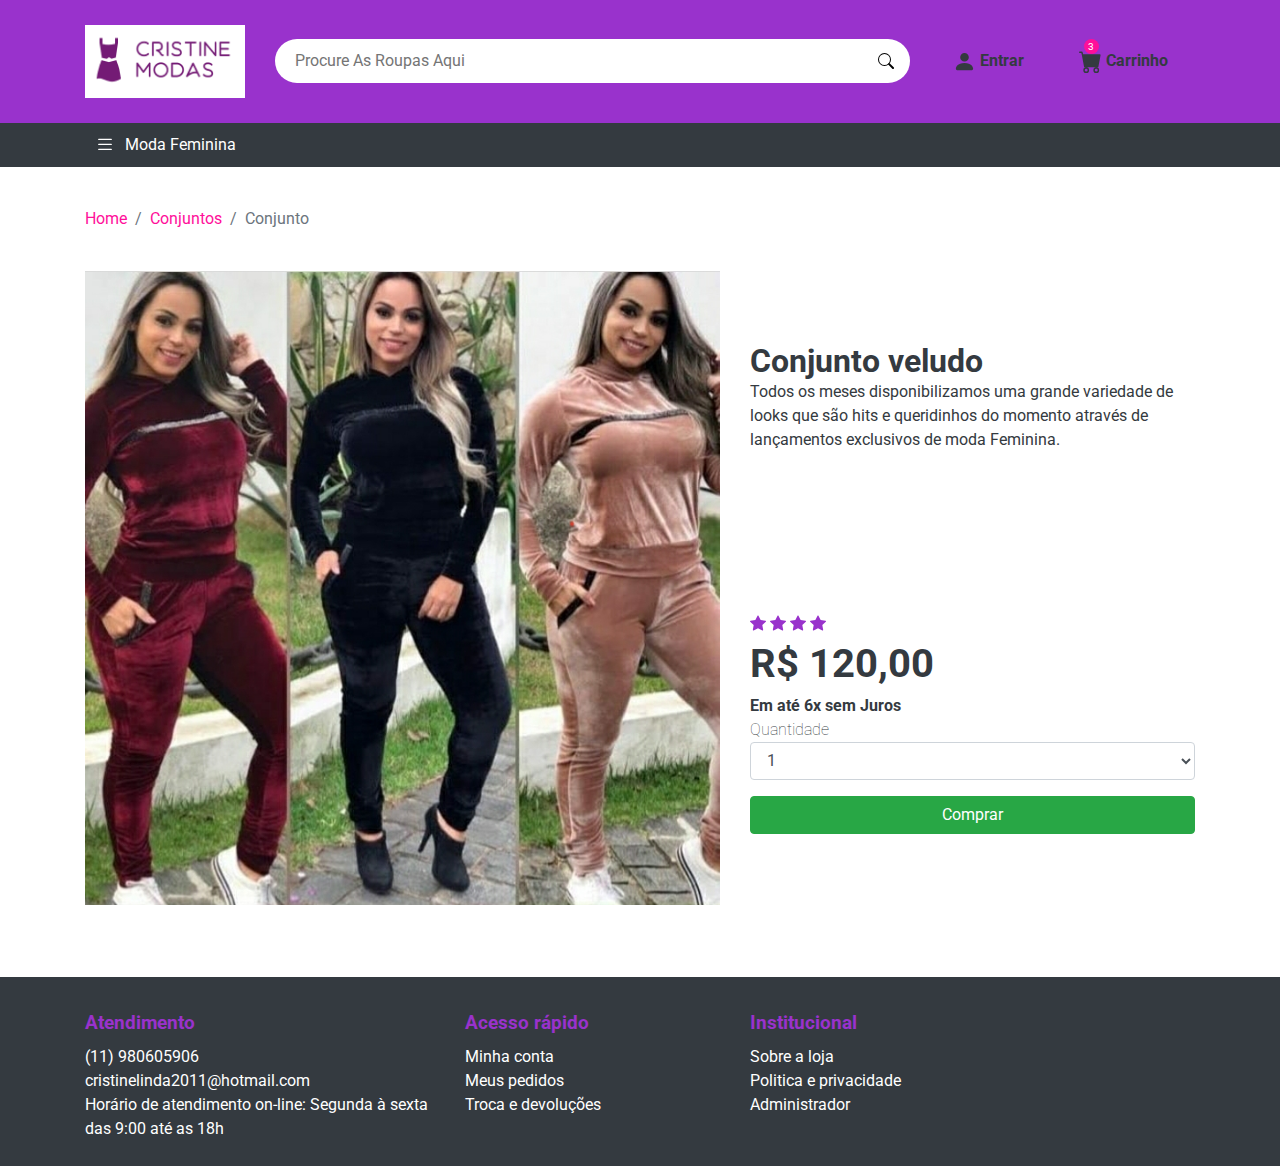
<file: tccCompleto-main/log7.html>
<!DOCTYPE html>
<html lang="pt-br">

<head>
  <meta charset="UTF-8">
  <meta name="viewport" content="width=device-width, initial-scale=1.0">

  <title>Cristine Modas</title>

  <!-- Favicons -->
  <link rel="manifest" href="./assets/images/favicons/apple-icon.png">
  <meta name="msapplication-TileColor" content="#FFC107">
  <meta name="msapplication-TileImage" content="./assets/images/favicons/ms-icon-144x144.png">
  <meta name="theme-color" content="#FFC107">
  <!-- end Favicons -->

  <!-- Css -->
  <link rel="stylesheet" href="./assets/css/style.css">
</head>

<body>

  <!-- header -->
  <header class="container-fluid">
    <!-- container -->
    <section class="container">
      <!-- row -->
      <article class="row d-flex align-items-center">

        <!-- logo -->
        <a href="./" class="col-md-2 d-flex justify-content-center">
          <img src="./assets/images/favico.png" class="img-fluid" alt="Logo WallTech">
        </a>

        <!-- buscador -->
        <form action="#" class="col-md-7 d-flex align-items-center">
          <input type="text" name="name" placeholder="Procure As Roupas Aqui">

          <button class="d-flex align-items-center">
            <svg width="1em" height="1em" viewBox="0 0 16 16" class="bi bi-search" fill="currentColor"
              xmlns="http://www.w3.org/2000/svg">
              <path fill-rule="evenodd"
                d="M10.442 10.442a1 1 0 0 1 1.415 0l3.85 3.85a1 1 0 0 1-1.414 1.415l-3.85-3.85a1 1 0 0 1 0-1.415z" />
              <path fill-rule="evenodd"
                d="M6.5 12a5.5 5.5 0 1 0 0-11 5.5 5.5 0 0 0 0 11zM13 6.5a6.5 6.5 0 1 1-13 0 6.5 6.5 0 0 1 13 0z" />
            </svg>
          </button>
        </form>

        <!-- administrativo do cliente -->
        <ul class="col-md-3 nav d-flex align-items-center justify-content-around">
          <li class="nav-item">
            <a href="login-main/login.php">
              <svg width="1em" height="1em" viewBox="0 0 16 16" class="bi bi-person-fill" fill="currentColor"
                xmlns="http://www.w3.org/2000/svg">
                <path fill-rule="evenodd"
                  d="M3 14s-1 0-1-1 1-4 6-4 6 3 6 4-1 1-1 1H3zm5-6a3 3 0 1 0 0-6 3 3 0 0 0 0 6z" />
              </svg>
              Entrar
                         </a>
          
          <li class="nav-item">
            <span class="notificacao d-flex align-items-center justify-content-center">3</span>
            <a href="#">
              <svg width="1em" height="1em" viewBox="0 0 16 16" class="bi bi-cart-fill" fill="currentColor"
                xmlns="http://www.w3.org/2000/svg">
                <path fill-rule="evenodd"
                  d="M0 1.5A.5.5 0 0 1 .5 1H2a.5.5 0 0 1 .485.379L2.89 3H14.5a.5.5 0 0 1 .491.592l-1.5 8A.5.5 0 0 1 13 12H4a.5.5 0 0 1-.491-.408L2.01 3.607 1.61 2H.5a.5.5 0 0 1-.5-.5zM5 12a2 2 0 1 0 0 4 2 2 0 0 0 0-4zm7 0a2 2 0 1 0 0 4 2 2 0 0 0 0-4zm-7 1a1 1 0 1 0 0 2 1 1 0 0 0 0-2zm7 0a1 1 0 1 0 0 2 1 1 0 0 0 0-2z" />
              </svg>
              Carrinho
            </a>
          </li>
        </ul>
        <!-- end administrativo do cliente -->
      </article>
      <!-- row -->
    </section>
    <!-- end container -->
  </header>
  <!-- end header -->

  <!-- menu do site -->
  <nav class="container-fluid nav-produtos">
    <!-- container -->
    <section class="container">
      <!-- menu -->
      <ul class="nav">
        <!-- lista de itens -->
        <li class="col-xl-2 col-lg-3 col-md-12 nav-item d-flex align-items-center">
          <svg width="1em" height="1em" viewBox="0 0 16 16" class="bi bi-list" fill="currentColor"
            xmlns="http://www.w3.org/2000/svg">
            <path fill-rule="evenodd"
              d="M2.5 11.5A.5.5 0 0 1 3 11h10a.5.5 0 0 1 0 1H3a.5.5 0 0 1-.5-.5zm0-4A.5.5 0 0 1 3 7h10a.5.5 0 0 1 0 1H3a.5.5 0 0 1-.5-.5zm0-4A.5.5 0 0 1 3 3h10a.5.5 0 0 1 0 1H3a.5.5 0 0 1-.5-.5z" />
          </svg>
          Moda Feminina
          <!-- submenu -->
          <ul class="nav flex-column">
            <li class="nav-item">
              <a href="#">
              Home
              </a>
            </li>

          

            <li class="nav-item">
              <a href="lancamentos.html">
                Looks do momento
              </a>
            </li>
            
            <li class="nav-item">
              <a href="promocao.html">
                Mais vendidos 
              </a>
            </li>

            
          </ul>
          <!-- end submenu -->
        </li>

        <!-- lista de itens -->
       
      </ul>
      <!-- menu -->
    </section>
    <!-- end container -->
  </nav>
  <!-- end menu do site -->

  <!-- main -->
  <main>


    <!-- container produto -->
    <section class="container">

      <nav aria-label="breadcrumb">
        <ol class="breadcrumb">
          <li class="breadcrumb-item"><a href="./">Home</a></li>
          <li class="breadcrumb-item"><a href="./camisetas.html">Conjuntos</a></li>
          <li class="breadcrumb-item active" aria-current="page">Conjunto</li>
        </ol>
      </nav>

      <article class="row produtos-compra">
        <figure class="col-md-7 mb-3">
          <img src="./assets/images/Modelo_WallTech/Modelo_7.jpeg" class="img-fluid"
            alt="Camiseta manga Comprida">
        </figure>

        <section class="col-md-5 mb-3 d-flex flex-column justify-content-around">
          <article class="produtos-conteudo">
            <h1>Conjunto veludo</h1>
            <p>
              Todos os meses disponibilizamos uma grande variedade de looks que são hits e queridinhos do momento
              através de lançamentos exclusivos de moda Feminina.
            </p>
          </article>

          <article class="produtos-preco">
            <div class="produtos-stars">
              <svg width="1em" height="1em" viewBox="0 0 16 16" class="bi bi-star-fill" fill="currentColor"
                xmlns="http://www.w3.org/2000/svg">
                <path
                  d="M3.612 15.443c-.386.198-.824-.149-.746-.592l.83-4.73L.173 6.765c-.329-.314-.158-.888.283-.95l4.898-.696L7.538.792c.197-.39.73-.39.927 0l2.184 4.327 4.898.696c.441.062.612.636.283.95l-3.523 3.356.83 4.73c.078.443-.36.79-.746.592L8 13.187l-4.389 2.256z" />
              </svg>

              <svg width="1em" height="1em" viewBox="0 0 16 16" class="bi bi-star-fill" fill="currentColor"
                xmlns="http://www.w3.org/2000/svg">
                <path
                  d="M3.612 15.443c-.386.198-.824-.149-.746-.592l.83-4.73L.173 6.765c-.329-.314-.158-.888.283-.95l4.898-.696L7.538.792c.197-.39.73-.39.927 0l2.184 4.327 4.898.696c.441.062.612.636.283.95l-3.523 3.356.83 4.73c.078.443-.36.79-.746.592L8 13.187l-4.389 2.256z" />
              </svg>

              <svg width="1em" height="1em" viewBox="0 0 16 16" class="bi bi-star-fill" fill="currentColor"
                xmlns="http://www.w3.org/2000/svg">
                <path
                  d="M3.612 15.443c-.386.198-.824-.149-.746-.592l.83-4.73L.173 6.765c-.329-.314-.158-.888.283-.95l4.898-.696L7.538.792c.197-.39.73-.39.927 0l2.184 4.327 4.898.696c.441.062.612.636.283.95l-3.523 3.356.83 4.73c.078.443-.36.79-.746.592L8 13.187l-4.389 2.256z" />
              </svg>

              <svg width="1em" height="1em" viewBox="0 0 16 16" class="bi bi-star-fill" fill="currentColor"
                xmlns="http://www.w3.org/2000/svg">
                <path
                  d="M3.612 15.443c-.386.198-.824-.149-.746-.592l.83-4.73L.173 6.765c-.329-.314-.158-.888.283-.95l4.898-.696L7.538.792c.197-.39.73-.39.927 0l2.184 4.327 4.898.696c.441.062.612.636.283.95l-3.523 3.356.83 4.73c.078.443-.36.79-.746.592L8 13.187l-4.389 2.256z" />
              </svg>
            </div>

            <strong>
              R$ 120,00
              <span class="d-block">Em até 6x sem Juros</span>
            </strong>

            <form action="#">
              <div class="form-group">
                <label for="produtos-quantidade-itens">Quantidade</label>
                <select class="form-control" id="produtos-quantidade-itens">
                  <option>1</option>
                  <option>2</option>
                  <option>3</option>
                  <option>4</option>
                  <option>5</option>
                </select>
              </div>

              <button type="submit" class="btn btn-success col-md-12">Comprar</button>
            </form>
          </article>
        </section>

        <div class="fb-comments col-md-12 mt-2 mb-5"
          data-href="http://127.0.0.1:5500/Hands-on-2/produto-camiseta-manga-comprida.html" data-numposts="5"
          data-width="100%"></div>
      </article>
    </section>
    <!-- container produto -->

  </main>
  <!-- end main -->

  <!-- Footer -->
  <footer class="container-fluid">
    <!-- container -->
    <section class="container">
      <!-- menus -->
      <section class="row">
        <!-- atendimento -->
        <article class="col-md-4">
          <h4>
            Atendimento
          </h4>
          <!-- links -->
          <ul class="nav flex-column">
            <li class="nav-item">
              <a href="tel:+5511999999999">(11) 980605906</a>
            </li>

            <li class="nav-item">
              <a href="mailto:contato@sualoja.com.br">cristinelinda2011@hotmail.com</a>
            </li>

            <li class="nav-item">
              Horário de atendimento on-line: Segunda à sexta das 9:00 até as 18h
            </li>
          </ul>
        </article>
        <!-- end atendimento -->

        <!-- acesso rápido -->
        <article class="col-md-3">
          <h4>
            Acesso rápido
          </h4>
          <!-- links -->
          <ul class="nav flex-column">
            <li class="nav-item">
              <a href="#">Minha conta</a>
            </li>

            <li class="nav-item">
              <a href="#">Meus pedidos</a>
            </li>

            

            <li class="nav-item">
              <a>Troca e devoluções</a>
              
            </li>
          </ul>
        </article>
        <!-- end acesso rápido -->

        <!-- institucional -->
        <article class="col-md-3">
          <h4>
            Institucional
          </h4>
          <!-- links -->
          <ul class="nav flex-column">
            
            <li class="nav-item">
              <a >Sobre a loja</a>
            </li>

            <li class="nav-item">
              <a >Politica e privacidade</a>
            </li>

            <li class="nav-item">
              <a href="./sistema-main/adm/login.php">Administrador</a>
            </li>


          </ul>
        </article>
        <!-- end institucional -->

        
      </section>
      <!-- end menus -->
    </section>
    <!-- end container -->

  </footer>
  <!-- end Footer-->

  <!-- Arquivos Bootstrap -->
  <script src="./assets/js/jquery.js"></script>
  <script src="./assets/js/popper.js"></script>
  <script src="./assets/js/bootstrap.js"></script>
</body>

</html>
</file>
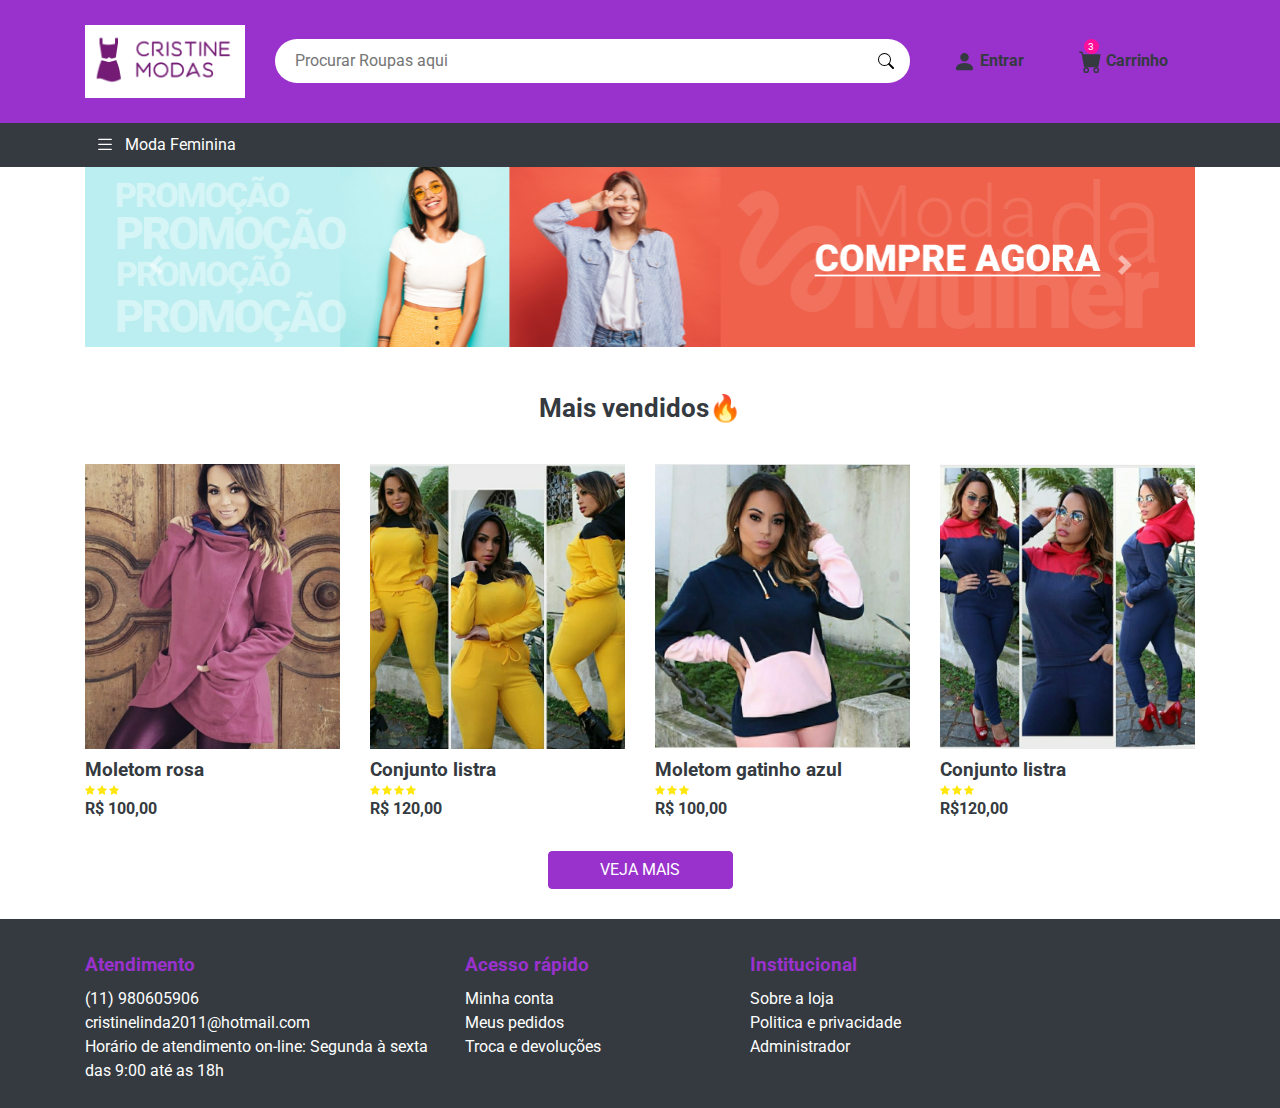
<file: tccCompleto-main/promocao.html>
<!DOCTYPE html>
<html lang="pt-br">

<head>
  <meta charset="UTF-8">
  <meta name="viewport" content="width=device-width, initial-scale=1.0">

  <title>Cristine Modas</title>

  <!-- Favicons -->
  <meta name="msapplication-TileColor" content="#FFC107">
  <meta name="msapplication-TileImage" content="./assets/images/favicons/ms-icon-144x144.png">
  <meta name="theme-color" content="#FFC107">
  <!-- end Favicons -->

  <!-- Css -->
  <link rel="stylesheet" href="./assets/css/style.css">
</head>

<body>

  <!-- header -->
  <header class="container-fluid">
    <!-- container -->
    <section class="container">
      <!-- row -->
      <article class="row d-flex align-items-center">

        <!-- logo -->
        <a href="" class="col-md-2 d-flex justify-content-center">
          <img src="./assets/images/favico.png" class="img-fluid" alt="Logo da empresa - Moda da Mulher">
        </a>

        <!-- buscador -->
        <form action="#" class="col-md-7 d-flex align-items-center">
          <input type="text" name="name" placeholder="Procurar Roupas aqui">

          <button class="d-flex align-items-center">
            <svg width="1em" height="1em" viewBox="0 0 16 16" class="bi bi-search" fill="currentColor"
              xmlns="http://www.w3.org/2000/svg">
              <path fill-rule="evenodd"
                d="M10.442 10.442a1 1 0 0 1 1.415 0l3.85 3.85a1 1 0 0 1-1.414 1.415l-3.85-3.85a1 1 0 0 1 0-1.415z" />
              <path fill-rule="evenodd"
                d="M6.5 12a5.5 5.5 0 1 0 0-11 5.5 5.5 0 0 0 0 11zM13 6.5a6.5 6.5 0 1 1-13 0 6.5 6.5 0 0 1 13 0z" />
            </svg>
          </button>
        </form>

        <!-- administrativo do cliente -->
        <ul class="col-md-3 nav d-flex align-items-center justify-content-around">
          <li class="nav-item">
            <a href="login-main/login.php">
              <svg width="1em" height="1em" viewBox="0 0 16 16" class="bi bi-person-fill" fill="currentColor"
                xmlns="http://www.w3.org/2000/svg">
                <path fill-rule="evenodd"
                  d="M3 14s-1 0-1-1 1-4 6-4 6 3 6 4-1 1-1 1H3zm5-6a3 3 0 1 0 0-6 3 3 0 0 0 0 6z" />
              </svg>
              Entrar
                         </a>
          
          <li class="nav-item">
            <span class="notificacao d-flex align-items-center justify-content-center">3</span>
            <a href="#">
              <svg width="1em" height="1em" viewBox="0 0 16 16" class="bi bi-cart-fill" fill="currentColor"
                xmlns="http://www.w3.org/2000/svg">
                <path fill-rule="evenodd"
                  d="M0 1.5A.5.5 0 0 1 .5 1H2a.5.5 0 0 1 .485.379L2.89 3H14.5a.5.5 0 0 1 .491.592l-1.5 8A.5.5 0 0 1 13 12H4a.5.5 0 0 1-.491-.408L2.01 3.607 1.61 2H.5a.5.5 0 0 1-.5-.5zM5 12a2 2 0 1 0 0 4 2 2 0 0 0 0-4zm7 0a2 2 0 1 0 0 4 2 2 0 0 0 0-4zm-7 1a1 1 0 1 0 0 2 1 1 0 0 0 0-2zm7 0a1 1 0 1 0 0 2 1 1 0 0 0 0-2z" />
              </svg>
              Carrinho
            </a>
          </li>
        </ul>
        <!-- end administrativo do cliente -->

      </article>
      <!-- row -->
    </section>
    <!-- end container -->
  </header>

  <nav class="container-fluid nav-produtos">
    <!-- container -->
    <section class="container">
      <!-- menu -->
      <ul class="nav">
        <!-- lista de itens -->
        <li class="col-xl-2 col-lg-3 col-md-12 nav-item d-flex align-items-center">
          <svg width="1em" height="1em" viewBox="0 0 16 16" class="bi bi-list" fill="currentColor"
            xmlns="http://www.w3.org/2000/svg">
            <path fill-rule="evenodd"
              d="M2.5 11.5A.5.5 0 0 1 3 11h10a.5.5 0 0 1 0 1H3a.5.5 0 0 1-.5-.5zm0-4A.5.5 0 0 1 3 7h10a.5.5 0 0 1 0 1H3a.5.5 0 0 1-.5-.5zm0-4A.5.5 0 0 1 3 3h10a.5.5 0 0 1 0 1H3a.5.5 0 0 1-.5-.5z" />
          </svg>
          Moda Feminina

          <ul class="nav flex-column">
            <li class="nav-item">
              <a href="index.html">
                Home
              </a>
            </li>

            <li class="nav-item">
              <a href="lancamentos.html">
                Looks do momento
              </a>
            </li>

            <li class="nav-item">
              <a href="promocao.html">
                Mais vendidos
              </a>
            </li>
          </ul>
          <!-- end submenu -->
        </li>
      <!-- menu -->
    </section>
    <!-- end container -->
  </nav>
  <!-- end menu do site -->

  <!-- main -->
  <main>
    <!-- banners promocionais rotativos  -->
    <section id="banners-promocionais" class="container carousel slide" data-ride="carousel">
      <!-- imagens -->
      <article class="carousel-inner">
        <figure class="carousel-item active">
          <img src="./assets/images/banner-1.jpg" class="d-block w-100" alt="Banner Promocional lançamento verão">
        </figure>

        <figure class="carousel-item">
          <img src="./assets/images/banner-2.jpg" class="d-block w-100" alt="Banner Promocional diversos itens da loja">
        </figure>
      </article>

      <!-- prev -->
      <a class="carousel-control-prev" href="#banners-promocionais" role="button" data-slide="prev">
        <span class="carousel-control-prev-icon" aria-hidden="true"></span>
        <span class="sr-only">Previous</span>
      </a>
      <!-- next -->
      <a class="carousel-control-next" href="#banners-promocionais" role="button" data-slide="next">
        <span class="carousel-control-next-icon" aria-hidden="true"></span>
        <span class="sr-only">Next</span>
      </a>
    </section>

      </section>
      <!-- end row -->
    </section>
    <!-- end banners promocionais com 6 colunas -->

    <!-- container produtos -->
    <section class="container produtos">
      <!-- title -->
      <h1 class="text-center">Mais vendidos<span>🔥</span></h1>

      <!-- listagem dos produto s -->
      <article class="row">

        <!-- produtos -->
        <a href="log1.html" class="produtos-container col-md-3">
          <!-- imagem do produto -->
          <div class="produto__imagem">
            <img src="./assets/images/Modelo_WallTech/Modelo_1.jpeg" class="img-fluid" alt="Cropped rosa">
          </div>

          <!-- itens do produto -->
          <article class="produtos-itens">
            <!-- title produto -->
            <h2>Moletom rosa</h2>

            <!-- stars -->
            <div class="produtos-stars">
              <svg width="1em" height="1em" viewBox="0 0 16 16" class="bi bi-star-fill" fill="currentColor"
                xmlns="http://www.w3.org/2000/svg">
                <path
                  d="M3.612 15.443c-.386.198-.824-.149-.746-.592l.83-4.73L.173 6.765c-.329-.314-.158-.888.283-.95l4.898-.696L7.538.792c.197-.39.73-.39.927 0l2.184 4.327 4.898.696c.441.062.612.636.283.95l-3.523 3.356.83 4.73c.078.443-.36.79-.746.592L8 13.187l-4.389 2.256z" />
              </svg>

              <svg width="1em" height="1em" viewBox="0 0 16 16" class="bi bi-star-fill" fill="currentColor"
                xmlns="http://www.w3.org/2000/svg">
                <path
                  d="M3.612 15.443c-.386.198-.824-.149-.746-.592l.83-4.73L.173 6.765c-.329-.314-.158-.888.283-.95l4.898-.696L7.538.792c.197-.39.73-.39.927 0l2.184 4.327 4.898.696c.441.062.612.636.283.95l-3.523 3.356.83 4.73c.078.443-.36.79-.746.592L8 13.187l-4.389 2.256z" />
              </svg>

              <svg width="1em" height="1em" viewBox="0 0 16 16" class="bi bi-star-fill" fill="currentColor"
                xmlns="http://www.w3.org/2000/svg">
                <path
                  d="M3.612 15.443c-.386.198-.824-.149-.746-.592l.83-4.73L.173 6.765c-.329-.314-.158-.888.283-.95l4.898-.696L7.538.792c.197-.39.73-.39.927 0l2.184 4.327 4.898.696c.441.062.612.636.283.95l-3.523 3.356.83 4.73c.078.443-.36.79-.746.592L8 13.187l-4.389 2.256z" />
              </svg>
            </div>

            <!-- preco -->
            <strong class="produtos-preco">
              R$ 100,00
            </strong>
          </article>
          <!-- end itens do produto -->
        </a>
        <!-- end produtos -->

        <!-- produtos -->
        <a href="log2.html" class="produtos-container col-md-3">
          <!-- imagem do produto -->
          <div class="produto__imagem">
            <img src="./assets/images/Modelo_WallTech/Modelo_6.jpeg" class="img-fluid" alt="Camiseta manga comprida">
          </div>

          <!-- itens do produto -->
          <article class="produtos-itens">
            <!-- title produto -->
            <h2>Conjunto listra</h2>

            <!-- stars -->
            <div class="produtos-stars">
              <svg width="1em" height="1em" viewBox="0 0 16 16" class="bi bi-star-fill" fill="currentColor"
                xmlns="http://www.w3.org/2000/svg">
                <path
                  d="M3.612 15.443c-.386.198-.824-.149-.746-.592l.83-4.73L.173 6.765c-.329-.314-.158-.888.283-.95l4.898-.696L7.538.792c.197-.39.73-.39.927 0l2.184 4.327 4.898.696c.441.062.612.636.283.95l-3.523 3.356.83 4.73c.078.443-.36.79-.746.592L8 13.187l-4.389 2.256z" />
              </svg>

              <svg width="1em" height="1em" viewBox="0 0 16 16" class="bi bi-star-fill" fill="currentColor"
                xmlns="http://www.w3.org/2000/svg">
                <path
                  d="M3.612 15.443c-.386.198-.824-.149-.746-.592l.83-4.73L.173 6.765c-.329-.314-.158-.888.283-.95l4.898-.696L7.538.792c.197-.39.73-.39.927 0l2.184 4.327 4.898.696c.441.062.612.636.283.95l-3.523 3.356.83 4.73c.078.443-.36.79-.746.592L8 13.187l-4.389 2.256z" />
              </svg>

              <svg width="1em" height="1em" viewBox="0 0 16 16" class="bi bi-star-fill" fill="currentColor"
                xmlns="http://www.w3.org/2000/svg">
                <path
                  d="M3.612 15.443c-.386.198-.824-.149-.746-.592l.83-4.73L.173 6.765c-.329-.314-.158-.888.283-.95l4.898-.696L7.538.792c.197-.39.73-.39.927 0l2.184 4.327 4.898.696c.441.062.612.636.283.95l-3.523 3.356.83 4.73c.078.443-.36.79-.746.592L8 13.187l-4.389 2.256z" />
              </svg>

              <svg width="1em" height="1em" viewBox="0 0 16 16" class="bi bi-star-fill" fill="currentColor"
                xmlns="http://www.w3.org/2000/svg">
                <path
                  d="M3.612 15.443c-.386.198-.824-.149-.746-.592l.83-4.73L.173 6.765c-.329-.314-.158-.888.283-.95l4.898-.696L7.538.792c.197-.39.73-.39.927 0l2.184 4.327 4.898.696c.441.062.612.636.283.95l-3.523 3.356.83 4.73c.078.443-.36.79-.746.592L8 13.187l-4.389 2.256z" />
              </svg>
            </div>

            <!-- preco -->
            <strong class="produtos-preco">
              R$ 120,00
            </strong>
          </article>
          <!-- end itens do produto -->
        </a>
        <!-- end produtos -->

        <!-- produtos -->
        <a href="log3.html" class="produtos-container col-md-3">
          <!-- imagem do produto -->
          <div class="produto__imagem">
            <img src="./assets/images/Modelo_WallTech/Modelo_2.jpeg" class="img-fluid" alt="Camiseta listrada">
          </div>

          <!-- itens do produto -->
          <article class="produtos-itens">
            <!-- title produto -->
            <h2>Moletom gatinho azul</h2>

            <!-- stars -->
            <div class="produtos-stars">
              <svg width="1em" height="1em" viewBox="0 0 16 16" class="bi bi-star-fill" fill="currentColor"
                xmlns="http://www.w3.org/2000/svg">
                <path
                  d="M3.612 15.443c-.386.198-.824-.149-.746-.592l.83-4.73L.173 6.765c-.329-.314-.158-.888.283-.95l4.898-.696L7.538.792c.197-.39.73-.39.927 0l2.184 4.327 4.898.696c.441.062.612.636.283.95l-3.523 3.356.83 4.73c.078.443-.36.79-.746.592L8 13.187l-4.389 2.256z" />
              </svg>

              <svg width="1em" height="1em" viewBox="0 0 16 16" class="bi bi-star-fill" fill="currentColor"
                xmlns="http://www.w3.org/2000/svg">
                <path
                  d="M3.612 15.443c-.386.198-.824-.149-.746-.592l.83-4.73L.173 6.765c-.329-.314-.158-.888.283-.95l4.898-.696L7.538.792c.197-.39.73-.39.927 0l2.184 4.327 4.898.696c.441.062.612.636.283.95l-3.523 3.356.83 4.73c.078.443-.36.79-.746.592L8 13.187l-4.389 2.256z" />
              </svg>

              <svg width="1em" height="1em" viewBox="0 0 16 16" class="bi bi-star-fill" fill="currentColor"
                xmlns="http://www.w3.org/2000/svg">
                <path
                  d="M3.612 15.443c-.386.198-.824-.149-.746-.592l.83-4.73L.173 6.765c-.329-.314-.158-.888.283-.95l4.898-.696L7.538.792c.197-.39.73-.39.927 0l2.184 4.327 4.898.696c.441.062.612.636.283.95l-3.523 3.356.83 4.73c.078.443-.36.79-.746.592L8 13.187l-4.389 2.256z" />
              </svg>
            </div>

            <!-- preco -->
            <strong class="produtos-preco">
              R$ 100,00
            </strong>
          </article>
          <!-- end itens do produto -->
        </a>
        <!-- end produtos -->

        <!-- produtos -->
        <a href="log4.html" class="produtos-container col-md-3">
          <!-- imagem do produto -->
          <div class="produto__imagem">
            <img src="./assets/images/Modelo_WallTech/Modelo_4.jpeg" class="img-fluid" alt="Saia plisada">
          </div>

          <!-- itens do produto -->
          <article class="produtos-itens">
            <!-- title produto -->
            <h2>Conjunto listra</h2>

            <!-- stars -->
            <div class="produtos-stars">
              <svg width="1em" height="1em" viewBox="0 0 16 16" class="bi bi-star-fill" fill="currentColor"
                xmlns="http://www.w3.org/2000/svg">
                <path
                  d="M3.612 15.443c-.386.198-.824-.149-.746-.592l.83-4.73L.173 6.765c-.329-.314-.158-.888.283-.95l4.898-.696L7.538.792c.197-.39.73-.39.927 0l2.184 4.327 4.898.696c.441.062.612.636.283.95l-3.523 3.356.83 4.73c.078.443-.36.79-.746.592L8 13.187l-4.389 2.256z" />
              </svg>

              <svg width="1em" height="1em" viewBox="0 0 16 16" class="bi bi-star-fill" fill="currentColor"
                xmlns="http://www.w3.org/2000/svg">
                <path
                  d="M3.612 15.443c-.386.198-.824-.149-.746-.592l.83-4.73L.173 6.765c-.329-.314-.158-.888.283-.95l4.898-.696L7.538.792c.197-.39.73-.39.927 0l2.184 4.327 4.898.696c.441.062.612.636.283.95l-3.523 3.356.83 4.73c.078.443-.36.79-.746.592L8 13.187l-4.389 2.256z" />
              </svg>

              <svg width="1em" height="1em" viewBox="0 0 16 16" class="bi bi-star-fill" fill="currentColor"
                xmlns="http://www.w3.org/2000/svg">
                <path
                  d="M3.612 15.443c-.386.198-.824-.149-.746-.592l.83-4.73L.173 6.765c-.329-.314-.158-.888.283-.95l4.898-.696L7.538.792c.197-.39.73-.39.927 0l2.184 4.327 4.898.696c.441.062.612.636.283.95l-3.523 3.356.83 4.73c.078.443-.36.79-.746.592L8 13.187l-4.389 2.256z" />
              </svg>
            </div>

            <!-- preco -->
            <strong class="produtos-preco">
              R$120,00
            </strong>
          </article>
          <!-- end itens do produto -->
        </a>
        <!-- end produtos -->

      </article>
      <!-- listagem dos produtos -->

      <div class="d-flex justify-content-center">
        <a href="./camisetas.html" class="btn btn-warning col-md-2">VEJA MAIS</a>
      </div>
    </section>
    <!-- end container produtos -->
  </main>
  <!-- end main -->

  <!-- Footer -->
  <div class="footer_center">
    <footer class="container-fluid">
        <!-- container -->
        <section class="container">
          <!-- menus -->
          <section class="row">
            <!-- atendimento -->
            <article class="col-md-4">
              <h4>
                Atendimento
              </h4>
              <!-- links -->
              <ul class="nav flex-column">
                <li class="nav-item">
                  <a href="tel:+5511999999999">(11) 980605906</a>
                </li>
    
                <li class="nav-item">
                  <a href="mailto:contato@sualoja.com.br">cristinelinda2011@hotmail.com</a>
                </li>
    
                <li class="nav-item">
                  Horário de atendimento on-line: Segunda à sexta das 9:00 até as 18h
                </li>
              </ul>
            </article>
            <!-- end atendimento -->
    
            <!-- acesso rápido -->
            <article class="col-md-3">
              <h4>
                Acesso rápido
              </h4>
              <!-- links -->
              <ul class="nav flex-column">
                <li class="nav-item">
                  <a href="#">Minha conta</a>
                </li>
    
                <li class="nav-item">
                  <a href="#">Meus pedidos</a>
                </li>
    
                
    
                <li class="nav-item">
                  <a>Troca e devoluções</a>
                  
                </li>
              </ul>
            </article>
            <!-- end acesso rápido -->
    
            <!-- institucional -->
            <article class="col-md-3">
              <h4>
                Institucional
              </h4>
              <!-- links -->
              <ul class="nav flex-column">
                
                <li class="nav-item">
                  <a >Sobre a loja</a>
                </li>
    
                <li class="nav-item">
                  <a >Politica e privacidade</a>
                </li>
    
                <li class="nav-item">
                  <a href="./estoque/adm/login.php">Administrador</a>
                </li>
    
    
              </ul>
            </article>
            <!-- end institucional -->
    
            
          </section>
          <!-- end menus -->
        </section>
        <!-- end container -->
    
      </footer>
      <!-- end Footer-->
    
      <!-- Arquivos Bootstrap -->
      <script src="./assets/js/jquery.js"></script>
      <script src="./assets/js/popper.js"></script>
      <script src="./assets/js/bootstrap.js"></script>
    </body>
    
    </html>
</file>
<file: Log_Style/css/style.css>
@import url('https://fonts.googleapis.com/css?family=Open+Sans:300,400,700&display=swap');
* {
    margin: 0;
    padding: 0;
    box-sizing: border-box;
}
body {
    font-family: 'Open Sans', sans-serif;
}
.container {
    display: flex;
    justify-content: center;
    align-items: center;
    height: 100vh;
    background-color: #ecf0f1;
}
.content {
    background-color: #fff;
    border-radius: 15px;
    width: 960px;
    height: 50%;
    justify-content: space-between;
    align-items: center;
    position: relative;
}
.content::before {
    content: "";
    position: absolute;
    background-color: #FF0F9A;
    width: 40%;
    height: 100%;
    border-top-left-radius: 15px;
    border-bottom-left-radius: 15px;


    left: 0;
}
.title {
    font-size: 28px;
    font-weight: bold;
    text-transform: capitalize;
}
.title-primary {
    color: #fff;
}
.title-second {
    color: #FF0F9A;
}
.description {
    font-size: 14px;
    font-weight: 300;
    line-height: 30px;
}
.description-primary {
    color: #fff;
}
.description-second {
    color: #7f8c8d;
}
.btn {
    border-radius: 15px;
    text-transform: uppercase;
    color: #fff;
    font-size: 10px;
    padding: 10px 50px;
    cursor: pointer;
    font-weight: bold;
    width: 150px;
    align-self: center;
    border: none;
    margin-top: 1rem;
}
.btn-primary {
    background-color: transparent;
    border: 1px solid #fff;
    transition: background-color .5s;
}
.btn-primary:hover {
    background-color: #fff;
    color: black;
}
.btn-second {
    background-color: #FF0F9A;
    border: 1px solid #FF0F9A;
    transition: background-color .5s;
}
.btn-second:hover {
    background-color: #fff;
    border: 1px solid black;
    color: black;
}
.first-content {
    display: flex;
}
.first-content .second-column {
    z-index: 11;
}
.first-column {
    text-align: center;
    width: 40%;
    z-index: 10;
}
.second-column {
    width: 60%;
    display: flex;
    flex-direction: column;
    align-items: center;
}

.form {
    display: flex;
    flex-direction: column;
    width: 55%;
}
.form input {
    height: 45px;
    width: 100%;
    border: none;
    background-color: #ecf0f1;
}
input:-webkit-autofill 
{    
    -webkit-box-shadow: 0 0 0px 1000px #ecf0f1 inset !important;
    -webkit-text-fill-color: #000 !important;
}
.label-input {
    background-color: #ecf0f1;
    display: flex;
    align-items: center;
    margin: 8px;
}
.icon-modify {
    color: #FF0F9A;
    padding: 0 5px;
}

/* second content*/

.second-content {
    position: absolute;
    display: flex;
}
.second-content .first-column {
    order: 2;
    z-index: -1;
}
.second-content .second-column {
    order: 1;
    z-index: -1;
}
.password {
    color: #34495e;
    font-size: 14px;
    margin: 15px 0;
    text-align: center;
}
.password::first-letter {
    text-transform: capitalize;
}



.sign-in-js .first-content .first-column {
    z-index: -1;
}

.sign-in-js .second-content .second-column {
    z-index: 11;
}
.sign-in-js .second-content .first-column {
    z-index: 13;
}

.sign-in-js .content::before {
    left: 60%;
    border-top-left-radius: 0;
    border-bottom-left-radius: 0;
    border-top-right-radius: 15px;
    border-bottom-right-radius: 15px;
    animation: slidein 1.3s; /*MODIFIQUEI DE 3s PARA 1.3s*/

    z-index: 12;
}

.sign-up-js .content::before {
    animation: slideout 1.3s; /*MODIFIQUEI DE 3s PARA 1.3s*/

    z-index: 12;
}

.sign-up-js .second-content .first-column,
.sign-up-js .second-content .second-column {
    z-index: -1;
}

.sign-up-js .first-content .second-column {
    z-index: 11;
}

.sign-up-js .first-content .first-column {
    z-index: 13;    
}


/* DESLOCAMENTO CONTEÚDO ATRÁS DO CONTENT:BEFORE*/
.sign-in-js .first-content .second-column {

    z-index: -1;
    position: relative;
    animation: deslocamentoEsq 1.3s; /*MODIFIQUEI DE 3s PARA 1.3s*/
}

.sign-up-js .second-content .second-column {
    position: relative;
    z-index: -1;
    animation: deslocamentoDir 1.3s; /*MODIFIQUEI DE 3s PARA 1.3s*/
}

/*ANIMAÇÃOO CSS PARA O CONTEÚDO*/

@keyframes deslocamentoEsq {

    from {
        left: 0;
        opacity: 1;
        z-index: 12;
    }

    25% {
        left: -80px;
        opacity: .5;
        /* z-index: 12; NÃO HÁ NECESSIDADE */
    }

    50% {
        left: -100px;
        opacity: .2;
        /* z-index: 12; NÃO HÁ NECESSIDADE */
    }

    to {
        left: -110px;
        opacity: 0;
        z-index: -1;
    }
}


@keyframes deslocamentoDir {

    from {
        left: 0;
        z-index: 12;
    }

    25% {
        left: 80px;
        /* z-index: 12;  NÃO HÁ NECESSIDADE*/
    }

    50% {
        left: 100px;
        /* z-index: 12; NÃO HÁ NECESSIDADE*/
        /* background-color: yellow;  Exemplo que dei no vídeo*/
    }

    to {
        left: 110px;
        z-index: -1;
    }
}


/*ANIMAÇÃO CSS*/

@keyframes slidein {

    from {
        left: 0;
        width: 40%;
    }

    25% {
        left: 5%;
        width: 50%;
    }

    50% {
        left: 25%;
        width: 60%;
    }

    75% {
        left: 45%;
        width: 50%;
    }

    to {
        left: 60%;
        width: 40%;
    }
}

@keyframes slideout {

    from {
        left: 60%;
        width: 40%;
    }

    25% {
        left: 45%;
        width: 50%;
    }

    50% {
        left: 25%;
        width: 60%;
    }

    75% {
        left: 5%;
        width: 50%;
    }

    to {
        left: 0;
        width: 40%;
    }
}

/*VERSÃO MOBILE*/
@media screen and (max-width: 1040px) {
    .content {
        width: 100%;
        height: 100%;
    }

    .content::before {
        width: 100%;
        height: 40%;
        top: 0;
        border-radius: 0;
    }
    .first-content, .second-content {
        flex-direction: column;
        justify-content: space-around;
    }

    .first-column, .second-column {
        width: 100%;
    }
    
    .sign-in-js .content::before {
        top: 60%;
        left: 0;
        border-radius: 0;

    }

    .form {
        width: 90%;
    }
    
    /* ANIMAÇÃO MOBILE CSS*/

    @keyframes deslocamentoEsq {

        from {
            top: 0;
            opacity: 1;
            z-index: 12;
        }
    
        25% {
            top: -80px;
            opacity: .5;
            /* z-index: 12; NÃO HÁ NECESSIDADE */
        }
    
        50% {
            top: -100px;
            opacity: .2;
            /* z-index: 12; NÃO HÁ NECESSIDADE */
        }
    
        to {
            top: -110px;
            opacity: 0;
            z-index: -1;
        }
    }
    
    
    @keyframes deslocamentoDir {
    
        from {
            top: 0;
            z-index: 12;
        }
    
        25% {
            top: 80px;
            /* z-index: 12;  NÃO HÁ NECESSIDADE*/
        }
    
        50% {
            top: 100px;
            /* z-index: 12; NÃO HÁ NECESSIDADE*/
            /* background-color: yellow;  Exemplo que dei no vídeo*/
        }
    
        to {
            top: 110px;
            z-index: -1;
        }
    }
    
    
    
    @keyframes slidein {
    
        from {
            top: 0;
            height: 40%;
        }
    
        25% {
            top: 5%;
            height: 50%;
        }
    
        50% {
            top: 25%;
            height: 60%;
        }
    
        75% {
            top: 45%;
            height: 50%;
        }
    
        to {
            top: 60%;
            height: 40%;
        }
    }
    
    @keyframes slideout {
    
        from {
            top: 60%;
            height: 40%;
        }
    
        25% {
            top: 45%;
            height: 50%;
        }
    
        50% {
            top: 25%;
            height: 60%;
        }
    
        75% {
            top: 5%;
            height: 50%;
        }
    
        to {
            top: 0;
            height: 40%;
        }
    }
   
}

@media screen and (max-width: 740px) {
    .form {
        width: 50%;
    }
}

@media screen and (max-width: 425px) {
    .form {
        width: 100%;
    }
}
</file>
<file: tccCompleto-main/assets/css/style.css>
@charset "UTF-8";
@import url("https://fonts.googleapis.com/css2?family=Roboto:wght@300;500;900&display=swap");
header {
    background: #9932CC;
    padding: 25px;
}

header form input[type=text] {
    background: #FFF;
    width: 100%;
    border-radius: 100px;
    border: none;
    padding: 10px 20px;
}

header form button {
    background: none;
    border: none;
    position: absolute;
    right: 25px;
}

header ul li {
    position: relative;
}

header ul li span.notificacao {
    color: #FFF;
    background: #FF0F9A;
    position: absolute;
    top: -10px;
    left: 5px;
    font-size: 10px;
    width: 15px;
    height: 15px;
    border-radius: 100%;
}

header ul li a {
    font-size: 16px;
    font-weight: bold;
    color: #343A40;
}

header ul li a svg {
    font-size: 23px;
}

header ul li a:hover {
    color: initial;
}

nav.nav-produtos {
    background: #343A40;
    color: #FFF;
}

nav.nav-produtos a {
    color: #FFF;
}

nav.nav-produtos ul.nav li {
    position: relative;
    padding: 10px;
}

nav.nav-produtos ul.nav li svg {
    font-size: 20px;
    margin-right: 10px;
}

nav.nav-produtos ul.nav li:hover {
    background: black;
}

nav.nav-produtos ul.nav li:hover ul.nav {
    display: block;
}

nav.nav-produtos ul.nav li ul.nav {
    z-index: 999;
    display: none;
    position: absolute;
    top: 44px;
    left: 0px;
    background: #343A40;
    border-top: solid #9932CC 10px;
    width: 100%;
}

nav.nav-produtos ul.nav li ul.nav li {
    padding: 10px 25px;
}

.banners-promocionais-statico {
    margin-top: 30px;
}

.banners-promocionais-statico .banners-promocionais-statico-12x {
    background-color: #FF0F9A;
    background-image: url("../images/parcele-em-12x.jpg");
}

.banners-promocionais-statico .banners-promocionais-statico-todo-br {
    background-color: #B343C3;
    background-image: url("../images/entrega-para-todo-brasil.jpg");
}

.banners-promocionais-statico .banners-promocionais-statico-12x,
.banners-promocionais-statico .banners-promocionais-statico-todo-br {
    background-size: cover;
    height: 105px;
    padding: 20px 60px;
    color: #FFF;
}

.banners-promocionais-statico .banners-promocionais-statico-12x svg,
.banners-promocionais-statico .banners-promocionais-statico-12x p,
.banners-promocionais-statico .banners-promocionais-statico-todo-br svg,
.banners-promocionais-statico .banners-promocionais-statico-todo-br p {
    margin: 0;
    padding: 0;
}

.banners-promocionais-statico .banners-promocionais-statico-12x svg,
.banners-promocionais-statico .banners-promocionais-statico-todo-br svg {
    font-size: 55px;
}

.banners-promocionais-statico .banners-promocionais-statico-12x p,
.banners-promocionais-statico .banners-promocionais-statico-todo-br p {
    font-weight: 100;
    font-size: 23px;
    line-height: 110%;
    margin-left: 20px;
}

.banners-promocionais-statico .banners-promocionais-statico-12x p strong,
.banners-promocionais-statico .banners-promocionais-statico-todo-br p strong {
    font-weight: bold;
}

.produtos {
    margin: 30px 0;
}

.produtos .produtos-container {
    margin: 30px 0;
}

.produto__imagem {
    position: relative;

    height: 285px;
}

.produto__imagem img {
    height: 100%;
    width: 100%;

    object-fit: cover;
}

.produtos .produtos-container .produtos-itens {
    color: #343A40;
}

.produtos .produtos-container .produtos-itens h2 {
    font-size: 19px;
    margin: 10px 0 0;
}

.produtos .produtos-container .produtos-itens .produtos-stars {
    font-size: 10px;
}

.produtos .produtos-container .produtos-itens .produtos-stars svg {
    fill: #ffe70d;
}

.produtos .produtos-container .produtos-itens .produtos-preco {
    font-size: 16px;
}

.produtos-compra figure {
    margin: 0;
}

.produtos-compra .produtos-conteudo h1 {
    margin: 0;
    font-size: 32px;
}

.produtos-compra .produtos-conteudo p {
    font-size: 16px;
}

.produtos-compra .produtos-preco .produtos-stars svg {
    fill: #9932CC;
}

.produtos-compra .produtos-preco strong {
    font-size: 40px;
}

.produtos-compra .produtos-preco form {
    font-weight: 100;
}

.produtos-compra .produtos-preco form label {
    margin: 0;
}

.produtos-compra .produtos-preco .produtos-stars svg,
.produtos-compra .produtos-preco strong span,
.produtos-compra .produtos-preco form {
    font-size: 16px;
}

footer {
    background: #343A40;
    padding: 25px 0;
    color: #FFF;
}

footer a {
    color: #FFF;
}

footer a:hover {
    color: #9932CC;
    transition: 1.5s;
    
}

footer h4 {
    color: #9932CC;
    font-size: 19px;
}

footer ul li.ellipsis {
    width: 100%;
    overflow: hidden;
    text-overflow: ellipsis;
    white-space: nowrap;
}

.footer_center {
    
}

@media (max-width: 375px) {
    .banners-promocionais-statico .banners-promocionais-statico-12x p,
    .banners-promocionais-statico .banners-promocionais-statico-todo-br p {
        font-size: 14px;
    }
}

@media (max-width: 767px) {
    header form {
        margin: 20px 0;
    }
    #banners-promocionais {
        display: none;
    }
    .produtos-container img {
        width: 100%;
    }
}

@media (max-width: 991px) {
    header ul li {
        margin: 7px 0;
    }
}


/*!
 * Bootstrap v4.5.0 (https://getbootstrap.com/)
 * Copyright 2011-2020 The Bootstrap Authors
 * Copyright 2011-2020 Twitter, Inc.
 * Licensed under MIT (https://github.com/twbs/bootstrap/blob/master/LICENSE)
 */

:root {
    --blue: #007bff;
    --indigo: #6610f2;
    --purple: #9932CC;
    --pink: #e83e8c;
    --red: #dc3545;
    --orange: #fd7e14;
    --yellow: #ffc107;
    --green: #28a745;
    --teal: #20c997;
    --cyan: #17a2b8;
    --white: #fff;
    --gray: #6c757d;
    --gray-dark: #343a40;
    --primary: #007bff;
    --secondary: #6c757d;
    --success: #28a745;
    --info: #17a2b8;
    --warning: #ffc107;
    --danger: #dc3545;
    --light: #f8f9fa;
    --dark: #343a40;
    --breakpoint-xs: 0;
    --breakpoint-sm: 576px;
    --breakpoint-md: 768px;
    --breakpoint-lg: 992px;
    --breakpoint-xl: 1200px;
    --font-family-sans-serif: -apple-system, BlinkMacSystemFont, "Segoe UI", Roboto, "Helvetica Neue", Arial, "Noto Sans", sans-serif, "Apple Color Emoji", "Segoe UI Emoji", "Segoe UI Symbol", "Noto Color Emoji";
    --font-family-monospace: SFMono-Regular, Menlo, Monaco, Consolas, "Liberation Mono", "Courier New", monospace;
}

*,
 ::after,
 ::before {
    box-sizing: border-box;
}

html {
    font-family: sans-serif;
    line-height: 1.15;
    -webkit-text-size-adjust: 100%;
    -webkit-tap-highlight-color: transparent;
}

article,
aside,
figcaption,
figure,
footer,
header,
hgroup,
main,
nav,
section {
    display: block;
}

body {
    margin: 0;
    font-family: -apple-system, BlinkMacSystemFont, "Segoe UI", Roboto, "Helvetica Neue", Arial, "Noto Sans", sans-serif, "Apple Color Emoji", "Segoe UI Emoji", "Segoe UI Symbol", "Noto Color Emoji";
    font-size: 1rem;
    font-weight: 400;
    line-height: 1.5;
    color: #212529;
    text-align: left;
    background-color: #fff;
}

[tabindex="-1"]:focus:not(:focus-visible) {
    outline: 0 !important;
}

hr {
    box-sizing: content-box;
    height: 0;
    overflow: visible;
}

h1,
h2,
h3,
h4,
h5,
h6 {
    margin-top: 0;
    margin-bottom: 0.5rem;
}

p {
    margin-top: 0;
    margin-bottom: 1rem;
}

abbr[data-original-title],
abbr[title] {
    text-decoration: underline;
    -webkit-text-decoration: underline dotted;
    text-decoration: underline dotted;
    cursor: help;
    border-bottom: 0;
    -webkit-text-decoration-skip-ink: none;
    text-decoration-skip-ink: none;
}

address {
    margin-bottom: 1rem;
    font-style: normal;
    line-height: inherit;
}

dl,
ol,
ul {
    margin-top: 0;
    margin-bottom: 1rem;
}

ol ol,
ol ul,
ul ol,
ul ul {
    margin-bottom: 0;
}

dt {
    font-weight: 700;
}

dd {
    margin-bottom: 0.5rem;
    margin-left: 0;
}

blockquote {
    margin: 0 0 1rem;
}

b,
strong {
    font-weight: bolder;
}

small {
    font-size: 80%;
}

sub,
sup {
    position: relative;
    font-size: 75%;
    line-height: 0;
    vertical-align: baseline;
}

sub {
    bottom: -0.25em;
}

sup {
    top: -0.5em;
}

a {
    color: #007bff;
    text-decoration: none;
    background-color: transparent;
}

a:hover {
    color: #0056b3;
    text-decoration: underline;
}

a:not([href]) {
    color: inherit;
    text-decoration: none;
}

a:not([href]):hover {
    color: inherit;
    text-decoration: none;
}

code,
kbd,
pre,
samp {
    font-family: SFMono-Regular, Menlo, Monaco, Consolas, "Liberation Mono", "Courier New", monospace;
    font-size: 1em;
}

pre {
    margin-top: 0;
    margin-bottom: 1rem;
    overflow: auto;
    -ms-overflow-style: scrollbar;
}

figure {
    margin: 0 0 1rem;
}

img {
    vertical-align: middle;
    border-style: none;
}

svg {
    overflow: hidden;
    vertical-align: middle;
}

table {
    border-collapse: collapse;
}

caption {
    padding-top: 0.75rem;
    padding-bottom: 0.75rem;
    color: #6c757d;
    text-align: left;
    caption-side: bottom;
}

th {
    text-align: inherit;
}

label {
    display: inline-block;
    margin-bottom: 0.5rem;
}

button {
    border-radius: 0;
}

button:focus {
    outline: 1px dotted;
    outline: 5px auto -webkit-focus-ring-color;
}

button,
input,
optgroup,
select,
textarea {
    margin: 0;
    font-family: inherit;
    font-size: inherit;
    line-height: inherit;
}

button,
input {
    overflow: visible;
}

button,
select {
    text-transform: none;
}

[role=button] {
    cursor: pointer;
}

select {
    word-wrap: normal;
}

[type=button],
[type=reset],
[type=submit],
button {
    -webkit-appearance: button;
}

[type=button]:not(:disabled),
[type=reset]:not(:disabled),
[type=submit]:not(:disabled),
button:not(:disabled) {
    cursor: pointer;
}

[type=button]::-moz-focus-inner,
[type=reset]::-moz-focus-inner,
[type=submit]::-moz-focus-inner,
button::-moz-focus-inner {
    padding: 0;
    border-style: none;
}

input[type=checkbox],
input[type=radio] {
    box-sizing: border-box;
    padding: 0;
}

textarea {
    overflow: auto;
    resize: vertical;
}

fieldset {
    min-width: 0;
    padding: 0;
    margin: 0;
    border: 0;
}

legend {
    display: block;
    width: 100%;
    max-width: 100%;
    padding: 0;
    margin-bottom: 0.5rem;
    font-size: 1.5rem;
    line-height: inherit;
    color: inherit;
    white-space: normal;
}

progress {
    vertical-align: baseline;
}

[type=number]::-webkit-inner-spin-button,
[type=number]::-webkit-outer-spin-button {
    height: auto;
}

[type=search] {
    outline-offset: -2px;
    -webkit-appearance: none;
}

[type=search]::-webkit-search-decoration {
    -webkit-appearance: none;
}

::-webkit-file-upload-button {
    font: inherit;
    -webkit-appearance: button;
}

output {
    display: inline-block;
}

summary {
    display: list-item;
    cursor: pointer;
}

template {
    display: none;
}

[hidden] {
    display: none !important;
}

.h1,
.h2,
.h3,
.h4,
.h5,
.h6,
h1,
h2,
h3,
h4,
h5,
h6 {
    margin-bottom: 0.5rem;
    font-weight: 500;
    line-height: 1.2;
}

.h1,
h1 {
    font-size: 2.5rem;
}

.h2,
h2 {
    font-size: 2rem;
}

.h3,
h3 {
    font-size: 1.75rem;
}

.h4,
h4 {
    font-size: 1.5rem;
}

.h5,
h5 {
    font-size: 1.25rem;
}

.h6,
h6 {
    font-size: 1rem;
}

.lead {
    font-size: 1.25rem;
    font-weight: 300;
}

.display-1 {
    font-size: 6rem;
    font-weight: 300;
    line-height: 1.2;
}

.display-2 {
    font-size: 5.5rem;
    font-weight: 300;
    line-height: 1.2;
}

.display-3 {
    font-size: 4.5rem;
    font-weight: 300;
    line-height: 1.2;
}

.display-4 {
    font-size: 3.5rem;
    font-weight: 300;
    line-height: 1.2;
}

hr {
    margin-top: 1rem;
    margin-bottom: 1rem;
    border: 0;
    border-top: 1px solid rgba(0, 0, 0, 0.1);
}

.small,
small {
    font-size: 80%;
    font-weight: 400;
}

.mark,
mark {
    padding: 0.2em;
    background-color: #fcf8e3;
}

.list-unstyled {
    padding-left: 0;
    list-style: none;
}

.list-inline {
    padding-left: 0;
    list-style: none;
}

.list-inline-item {
    display: inline-block;
}

.list-inline-item:not(:last-child) {
    margin-right: 0.5rem;
}

.initialism {
    font-size: 90%;
    text-transform: uppercase;
}

.blockquote {
    margin-bottom: 1rem;
    font-size: 1.25rem;
}

.blockquote-footer {
    display: block;
    font-size: 80%;
    color: #6c757d;
}

.blockquote-footer::before {
    content: "— ";
}

.img-fluid {
    max-width: 100%;
    height: auto;
}

.img-thumbnail {
    padding: 0.25rem;
    background-color: #fff;
    border: 1px solid #dee2e6;
    border-radius: 0.25rem;
    max-width: 100%;
    height: auto;
}

.figure {
    display: inline-block;
}

.figure-img {
    margin-bottom: 0.5rem;
    line-height: 1;
}

.figure-caption {
    font-size: 90%;
    color: #6c757d;
}

code {
    font-size: 87.5%;
    color: #e83e8c;
    word-wrap: break-word;
}

a>code {
    color: inherit;
}

kbd {
    padding: 0.2rem 0.4rem;
    font-size: 87.5%;
    color: #fff;
    background-color: #212529;
    border-radius: 0.2rem;
}

kbd kbd {
    padding: 0;
    font-size: 100%;
    font-weight: 700;
}

pre {
    display: block;
    font-size: 87.5%;
    color: #212529;
}

pre code {
    font-size: inherit;
    color: inherit;
    word-break: normal;
}

.pre-scrollable {
    max-height: 340px;
    overflow-y: scroll;
}

.container {
    width: 100%;
    padding-right: 15px;
    padding-left: 15px;
    margin-right: auto;
    margin-left: auto;
}

@media (min-width: 576px) {
    .container {
        max-width: 540px;
    }
}

@media (min-width: 768px) {
    .container {
        max-width: 720px;
    }
}

@media (min-width: 992px) {
    .container {
        max-width: 960px;
    }
}

@media (min-width: 1200px) {
    .container {
        max-width: 1140px;
    }
}

.container-fluid,
.container-lg,
.container-md,
.container-sm,
.container-xl {
    width: 100%;
    padding-right: 15px;
    padding-left: 15px;
    margin-right: auto;
    margin-left: auto;
}

@media (min-width: 576px) {
    .container,
    .container-sm {
        max-width: 540px;
    }
}

@media (min-width: 768px) {
    .container,
    .container-md,
    .container-sm {
        max-width: 720px;
    }
}

@media (min-width: 992px) {
    .container,
    .container-lg,
    .container-md,
    .container-sm {
        max-width: 960px;
    }
}

@media (min-width: 1200px) {
    .container,
    .container-lg,
    .container-md,
    .container-sm,
    .container-xl {
        max-width: 1140px;
    }
}

.row {
    display: -ms-flexbox;
    display: flex;
    -ms-flex-wrap: wrap;
    flex-wrap: wrap;
    margin-right: -15px;
    margin-left: -15px;
}

.no-gutters {
    margin-right: 0;
    margin-left: 0;
}

.no-gutters>.col,
.no-gutters>[class*=col-] {
    padding-right: 0;
    padding-left: 0;
}

.col,
.col-1,
.col-10,
.col-11,
.col-12,
.col-2,
.col-3,
.col-4,
.col-5,
.col-6,
.col-7,
.col-8,
.col-9,
.col-auto,
.col-lg,
.col-lg-1,
.col-lg-10,
.col-lg-11,
.col-lg-12,
.col-lg-2,
.col-lg-3,
.col-lg-4,
.col-lg-5,
.col-lg-6,
.col-lg-7,
.col-lg-8,
.col-lg-9,
.col-lg-auto,
.col-md,
.col-md-1,
.col-md-10,
.col-md-11,
.col-md-12,
.col-md-2,
.col-md-3,
.col-md-4,
.col-md-5,
.col-md-6,
.col-md-7,
.col-md-8,
.col-md-9,
.col-md-auto,
.col-sm,
.col-sm-1,
.col-sm-10,
.col-sm-11,
.col-sm-12,
.col-sm-2,
.col-sm-3,
.col-sm-4,
.col-sm-5,
.col-sm-6,
.col-sm-7,
.col-sm-8,
.col-sm-9,
.col-sm-auto,
.col-xl,
.col-xl-1,
.col-xl-10,
.col-xl-11,
.col-xl-12,
.col-xl-2,
.col-xl-3,
.col-xl-4,
.col-xl-5,
.col-xl-6,
.col-xl-7,
.col-xl-8,
.col-xl-9,
.col-xl-auto {
    position: relative;
    width: 100%;
    padding-right: 15px;
    padding-left: 15px;
}

.col {
    -ms-flex-preferred-size: 0;
    flex-basis: 0;
    -ms-flex-positive: 1;
    flex-grow: 1;
    min-width: 0;
    max-width: 100%;
}

.row-cols-1>* {
    -ms-flex: 0 0 100%;
    flex: 0 0 100%;
    max-width: 100%;
}

.row-cols-2>* {
    -ms-flex: 0 0 50%;
    flex: 0 0 50%;
    max-width: 50%;
}

.row-cols-3>* {
    -ms-flex: 0 0 33.333333%;
    flex: 0 0 33.333333%;
    max-width: 33.333333%;
}

.row-cols-4>* {
    -ms-flex: 0 0 25%;
    flex: 0 0 25%;
    max-width: 25%;
}

.row-cols-5>* {
    -ms-flex: 0 0 20%;
    flex: 0 0 20%;
    max-width: 20%;
}

.row-cols-6>* {
    -ms-flex: 0 0 16.666667%;
    flex: 0 0 16.666667%;
    max-width: 16.666667%;
}

.col-auto {
    -ms-flex: 0 0 auto;
    flex: 0 0 auto;
    width: auto;
    max-width: 100%;
}

.col-1 {
    -ms-flex: 0 0 8.333333%;
    flex: 0 0 8.333333%;
    max-width: 8.333333%;
}

.col-2 {
    -ms-flex: 0 0 16.666667%;
    flex: 0 0 16.666667%;
    max-width: 16.666667%;
}

.col-3 {
    -ms-flex: 0 0 25%;
    flex: 0 0 25%;
    max-width: 25%;
}

.col-4 {
    -ms-flex: 0 0 33.333333%;
    flex: 0 0 33.333333%;
    max-width: 33.333333%;
}

.col-5 {
    -ms-flex: 0 0 41.666667%;
    flex: 0 0 41.666667%;
    max-width: 41.666667%;
}

.col-6 {
    -ms-flex: 0 0 50%;
    flex: 0 0 50%;
    max-width: 50%;
}

.col-7 {
    -ms-flex: 0 0 58.333333%;
    flex: 0 0 58.333333%;
    max-width: 58.333333%;
}

.col-8 {
    -ms-flex: 0 0 66.666667%;
    flex: 0 0 66.666667%;
    max-width: 66.666667%;
}

.col-9 {
    -ms-flex: 0 0 75%;
    flex: 0 0 75%;
    max-width: 75%;
}

.col-10 {
    -ms-flex: 0 0 83.333333%;
    flex: 0 0 83.333333%;
    max-width: 83.333333%;
}

.col-11 {
    -ms-flex: 0 0 91.666667%;
    flex: 0 0 91.666667%;
    max-width: 91.666667%;
}

.col-12 {
    -ms-flex: 0 0 100%;
    flex: 0 0 100%;
    max-width: 100%;
}

.order-first {
    -ms-flex-order: -1;
    order: -1;
}

.order-last {
    -ms-flex-order: 13;
    order: 13;
}

.order-0 {
    -ms-flex-order: 0;
    order: 0;
}

.order-1 {
    -ms-flex-order: 1;
    order: 1;
}

.order-2 {
    -ms-flex-order: 2;
    order: 2;
}

.order-3 {
    -ms-flex-order: 3;
    order: 3;
}

.order-4 {
    -ms-flex-order: 4;
    order: 4;
}

.order-5 {
    -ms-flex-order: 5;
    order: 5;
}

.order-6 {
    -ms-flex-order: 6;
    order: 6;
}

.order-7 {
    -ms-flex-order: 7;
    order: 7;
}

.order-8 {
    -ms-flex-order: 8;
    order: 8;
}

.order-9 {
    -ms-flex-order: 9;
    order: 9;
}

.order-10 {
    -ms-flex-order: 10;
    order: 10;
}

.order-11 {
    -ms-flex-order: 11;
    order: 11;
}

.order-12 {
    -ms-flex-order: 12;
    order: 12;
}

.offset-1 {
    margin-left: 8.333333%;
}

.offset-2 {
    margin-left: 16.666667%;
}

.offset-3 {
    margin-left: 25%;
}

.offset-4 {
    margin-left: 33.333333%;
}

.offset-5 {
    margin-left: 41.666667%;
}

.offset-6 {
    margin-left: 50%;
}

.offset-7 {
    margin-left: 58.333333%;
}

.offset-8 {
    margin-left: 66.666667%;
}

.offset-9 {
    margin-left: 75%;
}

.offset-10 {
    margin-left: 83.333333%;
}

.offset-11 {
    margin-left: 91.666667%;
}

@media (min-width: 576px) {
    .col-sm {
        -ms-flex-preferred-size: 0;
        flex-basis: 0;
        -ms-flex-positive: 1;
        flex-grow: 1;
        min-width: 0;
        max-width: 100%;
    }
    .row-cols-sm-1>* {
        -ms-flex: 0 0 100%;
        flex: 0 0 100%;
        max-width: 100%;
    }
    .row-cols-sm-2>* {
        -ms-flex: 0 0 50%;
        flex: 0 0 50%;
        max-width: 50%;
    }
    .row-cols-sm-3>* {
        -ms-flex: 0 0 33.333333%;
        flex: 0 0 33.333333%;
        max-width: 33.333333%;
    }
    .row-cols-sm-4>* {
        -ms-flex: 0 0 25%;
        flex: 0 0 25%;
        max-width: 25%;
    }
    .row-cols-sm-5>* {
        -ms-flex: 0 0 20%;
        flex: 0 0 20%;
        max-width: 20%;
    }
    .row-cols-sm-6>* {
        -ms-flex: 0 0 16.666667%;
        flex: 0 0 16.666667%;
        max-width: 16.666667%;
    }
    .col-sm-auto {
        -ms-flex: 0 0 auto;
        flex: 0 0 auto;
        width: auto;
        max-width: 100%;
    }
    .col-sm-1 {
        -ms-flex: 0 0 8.333333%;
        flex: 0 0 8.333333%;
        max-width: 8.333333%;
    }
    .col-sm-2 {
        -ms-flex: 0 0 16.666667%;
        flex: 0 0 16.666667%;
        max-width: 16.666667%;
    }
    .col-sm-3 {
        -ms-flex: 0 0 25%;
        flex: 0 0 25%;
        max-width: 25%;
    }
    .col-sm-4 {
        -ms-flex: 0 0 33.333333%;
        flex: 0 0 33.333333%;
        max-width: 33.333333%;
    }
    .col-sm-5 {
        -ms-flex: 0 0 41.666667%;
        flex: 0 0 41.666667%;
        max-width: 41.666667%;
    }
    .col-sm-6 {
        -ms-flex: 0 0 50%;
        flex: 0 0 50%;
        max-width: 50%;
    }
    .col-sm-7 {
        -ms-flex: 0 0 58.333333%;
        flex: 0 0 58.333333%;
        max-width: 58.333333%;
    }
    .col-sm-8 {
        -ms-flex: 0 0 66.666667%;
        flex: 0 0 66.666667%;
        max-width: 66.666667%;
    }
    .col-sm-9 {
        -ms-flex: 0 0 75%;
        flex: 0 0 75%;
        max-width: 75%;
    }
    .col-sm-10 {
        -ms-flex: 0 0 83.333333%;
        flex: 0 0 83.333333%;
        max-width: 83.333333%;
    }
    .col-sm-11 {
        -ms-flex: 0 0 91.666667%;
        flex: 0 0 91.666667%;
        max-width: 91.666667%;
    }
    .col-sm-12 {
        -ms-flex: 0 0 100%;
        flex: 0 0 100%;
        max-width: 100%;
    }
    .order-sm-first {
        -ms-flex-order: -1;
        order: -1;
    }
    .order-sm-last {
        -ms-flex-order: 13;
        order: 13;
    }
    .order-sm-0 {
        -ms-flex-order: 0;
        order: 0;
    }
    .order-sm-1 {
        -ms-flex-order: 1;
        order: 1;
    }
    .order-sm-2 {
        -ms-flex-order: 2;
        order: 2;
    }
    .order-sm-3 {
        -ms-flex-order: 3;
        order: 3;
    }
    .order-sm-4 {
        -ms-flex-order: 4;
        order: 4;
    }
    .order-sm-5 {
        -ms-flex-order: 5;
        order: 5;
    }
    .order-sm-6 {
        -ms-flex-order: 6;
        order: 6;
    }
    .order-sm-7 {
        -ms-flex-order: 7;
        order: 7;
    }
    .order-sm-8 {
        -ms-flex-order: 8;
        order: 8;
    }
    .order-sm-9 {
        -ms-flex-order: 9;
        order: 9;
    }
    .order-sm-10 {
        -ms-flex-order: 10;
        order: 10;
    }
    .order-sm-11 {
        -ms-flex-order: 11;
        order: 11;
    }
    .order-sm-12 {
        -ms-flex-order: 12;
        order: 12;
    }
    .offset-sm-0 {
        margin-left: 0;
    }
    .offset-sm-1 {
        margin-left: 8.333333%;
    }
    .offset-sm-2 {
        margin-left: 16.666667%;
    }
    .offset-sm-3 {
        margin-left: 25%;
    }
    .offset-sm-4 {
        margin-left: 33.333333%;
    }
    .offset-sm-5 {
        margin-left: 41.666667%;
    }
    .offset-sm-6 {
        margin-left: 50%;
    }
    .offset-sm-7 {
        margin-left: 58.333333%;
    }
    .offset-sm-8 {
        margin-left: 66.666667%;
    }
    .offset-sm-9 {
        margin-left: 75%;
    }
    .offset-sm-10 {
        margin-left: 83.333333%;
    }
    .offset-sm-11 {
        margin-left: 91.666667%;
    }
}

@media (min-width: 768px) {
    .col-md {
        -ms-flex-preferred-size: 0;
        flex-basis: 0;
        -ms-flex-positive: 1;
        flex-grow: 1;
        min-width: 0;
        max-width: 100%;
    }
    .row-cols-md-1>* {
        -ms-flex: 0 0 100%;
        flex: 0 0 100%;
        max-width: 100%;
    }
    .row-cols-md-2>* {
        -ms-flex: 0 0 50%;
        flex: 0 0 50%;
        max-width: 50%;
    }
    .row-cols-md-3>* {
        -ms-flex: 0 0 33.333333%;
        flex: 0 0 33.333333%;
        max-width: 33.333333%;
    }
    .row-cols-md-4>* {
        -ms-flex: 0 0 25%;
        flex: 0 0 25%;
        max-width: 25%;
    }
    .row-cols-md-5>* {
        -ms-flex: 0 0 20%;
        flex: 0 0 20%;
        max-width: 20%;
    }
    .row-cols-md-6>* {
        -ms-flex: 0 0 16.666667%;
        flex: 0 0 16.666667%;
        max-width: 16.666667%;
    }
    .col-md-auto {
        -ms-flex: 0 0 auto;
        flex: 0 0 auto;
        width: auto;
        max-width: 100%;
    }
    .col-md-1 {
        -ms-flex: 0 0 8.333333%;
        flex: 0 0 8.333333%;
        max-width: 8.333333%;
    }
    .col-md-2 {
        -ms-flex: 0 0 16.666667%;
        flex: 0 0 16.666667%;
        max-width: 16.666667%;
    }
    .col-md-3 {
        -ms-flex: 0 0 25%;
        flex: 0 0 25%;
        max-width: 25%;
    }
    .col-md-4 {
        -ms-flex: 0 0 33.333333%;
        flex: 0 0 33.333333%;
        max-width: 33.333333%;
    }
    .col-md-5 {
        -ms-flex: 0 0 41.666667%;
        flex: 0 0 41.666667%;
        max-width: 41.666667%;
    }
    .col-md-6 {
        -ms-flex: 0 0 50%;
        flex: 0 0 50%;
        max-width: 50%;
    }
    .col-md-7 {
        -ms-flex: 0 0 58.333333%;
        flex: 0 0 58.333333%;
        max-width: 58.333333%;
    }
    .col-md-8 {
        -ms-flex: 0 0 66.666667%;
        flex: 0 0 66.666667%;
        max-width: 66.666667%;
    }
    .col-md-9 {
        -ms-flex: 0 0 75%;
        flex: 0 0 75%;
        max-width: 75%;
    }
    .col-md-10 {
        -ms-flex: 0 0 83.333333%;
        flex: 0 0 83.333333%;
        max-width: 83.333333%;
    }
    .col-md-11 {
        -ms-flex: 0 0 91.666667%;
        flex: 0 0 91.666667%;
        max-width: 91.666667%;
    }
    .col-md-12 {
        -ms-flex: 0 0 100%;
        flex: 0 0 100%;
        max-width: 100%;
    }
    .order-md-first {
        -ms-flex-order: -1;
        order: -1;
    }
    .order-md-last {
        -ms-flex-order: 13;
        order: 13;
    }
    .order-md-0 {
        -ms-flex-order: 0;
        order: 0;
    }
    .order-md-1 {
        -ms-flex-order: 1;
        order: 1;
    }
    .order-md-2 {
        -ms-flex-order: 2;
        order: 2;
    }
    .order-md-3 {
        -ms-flex-order: 3;
        order: 3;
    }
    .order-md-4 {
        -ms-flex-order: 4;
        order: 4;
    }
    .order-md-5 {
        -ms-flex-order: 5;
        order: 5;
    }
    .order-md-6 {
        -ms-flex-order: 6;
        order: 6;
    }
    .order-md-7 {
        -ms-flex-order: 7;
        order: 7;
    }
    .order-md-8 {
        -ms-flex-order: 8;
        order: 8;
    }
    .order-md-9 {
        -ms-flex-order: 9;
        order: 9;
    }
    .order-md-10 {
        -ms-flex-order: 10;
        order: 10;
    }
    .order-md-11 {
        -ms-flex-order: 11;
        order: 11;
    }
    .order-md-12 {
        -ms-flex-order: 12;
        order: 12;
    }
    .offset-md-0 {
        margin-left: 0;
    }
    .offset-md-1 {
        margin-left: 8.333333%;
    }
    .offset-md-2 {
        margin-left: 16.666667%;
    }
    .offset-md-3 {
        margin-left: 25%;
    }
    .offset-md-4 {
        margin-left: 33.333333%;
    }
    .offset-md-5 {
        margin-left: 41.666667%;
    }
    .offset-md-6 {
        margin-left: 50%;
    }
    .offset-md-7 {
        margin-left: 58.333333%;
    }
    .offset-md-8 {
        margin-left: 66.666667%;
    }
    .offset-md-9 {
        margin-left: 75%;
    }
    .offset-md-10 {
        margin-left: 83.333333%;
    }
    .offset-md-11 {
        margin-left: 91.666667%;
    }
}

@media (min-width: 992px) {
    .col-lg {
        -ms-flex-preferred-size: 0;
        flex-basis: 0;
        -ms-flex-positive: 1;
        flex-grow: 1;
        min-width: 0;
        max-width: 100%;
    }
    .row-cols-lg-1>* {
        -ms-flex: 0 0 100%;
        flex: 0 0 100%;
        max-width: 100%;
    }
    .row-cols-lg-2>* {
        -ms-flex: 0 0 50%;
        flex: 0 0 50%;
        max-width: 50%;
    }
    .row-cols-lg-3>* {
        -ms-flex: 0 0 33.333333%;
        flex: 0 0 33.333333%;
        max-width: 33.333333%;
    }
    .row-cols-lg-4>* {
        -ms-flex: 0 0 25%;
        flex: 0 0 25%;
        max-width: 25%;
    }
    .row-cols-lg-5>* {
        -ms-flex: 0 0 20%;
        flex: 0 0 20%;
        max-width: 20%;
    }
    .row-cols-lg-6>* {
        -ms-flex: 0 0 16.666667%;
        flex: 0 0 16.666667%;
        max-width: 16.666667%;
    }
    .col-lg-auto {
        -ms-flex: 0 0 auto;
        flex: 0 0 auto;
        width: auto;
        max-width: 100%;
    }
    .col-lg-1 {
        -ms-flex: 0 0 8.333333%;
        flex: 0 0 8.333333%;
        max-width: 8.333333%;
    }
    .col-lg-2 {
        -ms-flex: 0 0 16.666667%;
        flex: 0 0 16.666667%;
        max-width: 16.666667%;
    }
    .col-lg-3 {
        -ms-flex: 0 0 25%;
        flex: 0 0 25%;
        max-width: 25%;
    }
    .col-lg-4 {
        -ms-flex: 0 0 33.333333%;
        flex: 0 0 33.333333%;
        max-width: 33.333333%;
    }
    .col-lg-5 {
        -ms-flex: 0 0 41.666667%;
        flex: 0 0 41.666667%;
        max-width: 41.666667%;
    }
    .col-lg-6 {
        -ms-flex: 0 0 50%;
        flex: 0 0 50%;
        max-width: 50%;
    }
    .col-lg-7 {
        -ms-flex: 0 0 58.333333%;
        flex: 0 0 58.333333%;
        max-width: 58.333333%;
    }
    .col-lg-8 {
        -ms-flex: 0 0 66.666667%;
        flex: 0 0 66.666667%;
        max-width: 66.666667%;
    }
    .col-lg-9 {
        -ms-flex: 0 0 75%;
        flex: 0 0 75%;
        max-width: 75%;
    }
    .col-lg-10 {
        -ms-flex: 0 0 83.333333%;
        flex: 0 0 83.333333%;
        max-width: 83.333333%;
    }
    .col-lg-11 {
        -ms-flex: 0 0 91.666667%;
        flex: 0 0 91.666667%;
        max-width: 91.666667%;
    }
    .col-lg-12 {
        -ms-flex: 0 0 100%;
        flex: 0 0 100%;
        max-width: 100%;
    }
    .order-lg-first {
        -ms-flex-order: -1;
        order: -1;
    }
    .order-lg-last {
        -ms-flex-order: 13;
        order: 13;
    }
    .order-lg-0 {
        -ms-flex-order: 0;
        order: 0;
    }
    .order-lg-1 {
        -ms-flex-order: 1;
        order: 1;
    }
    .order-lg-2 {
        -ms-flex-order: 2;
        order: 2;
    }
    .order-lg-3 {
        -ms-flex-order: 3;
        order: 3;
    }
    .order-lg-4 {
        -ms-flex-order: 4;
        order: 4;
    }
    .order-lg-5 {
        -ms-flex-order: 5;
        order: 5;
    }
    .order-lg-6 {
        -ms-flex-order: 6;
        order: 6;
    }
    .order-lg-7 {
        -ms-flex-order: 7;
        order: 7;
    }
    .order-lg-8 {
        -ms-flex-order: 8;
        order: 8;
    }
    .order-lg-9 {
        -ms-flex-order: 9;
        order: 9;
    }
    .order-lg-10 {
        -ms-flex-order: 10;
        order: 10;
    }
    .order-lg-11 {
        -ms-flex-order: 11;
        order: 11;
    }
    .order-lg-12 {
        -ms-flex-order: 12;
        order: 12;
    }
    .offset-lg-0 {
        margin-left: 0;
    }
    .offset-lg-1 {
        margin-left: 8.333333%;
    }
    .offset-lg-2 {
        margin-left: 16.666667%;
    }
    .offset-lg-3 {
        margin-left: 25%;
    }
    .offset-lg-4 {
        margin-left: 33.333333%;
    }
    .offset-lg-5 {
        margin-left: 41.666667%;
    }
    .offset-lg-6 {
        margin-left: 50%;
    }
    .offset-lg-7 {
        margin-left: 58.333333%;
    }
    .offset-lg-8 {
        margin-left: 66.666667%;
    }
    .offset-lg-9 {
        margin-left: 75%;
    }
    .offset-lg-10 {
        margin-left: 83.333333%;
    }
    .offset-lg-11 {
        margin-left: 91.666667%;
    }
}

@media (min-width: 1200px) {
    .col-xl {
        -ms-flex-preferred-size: 0;
        flex-basis: 0;
        -ms-flex-positive: 1;
        flex-grow: 1;
        min-width: 0;
        max-width: 100%;
    }
    .row-cols-xl-1>* {
        -ms-flex: 0 0 100%;
        flex: 0 0 100%;
        max-width: 100%;
    }
    .row-cols-xl-2>* {
        -ms-flex: 0 0 50%;
        flex: 0 0 50%;
        max-width: 50%;
    }
    .row-cols-xl-3>* {
        -ms-flex: 0 0 33.333333%;
        flex: 0 0 33.333333%;
        max-width: 33.333333%;
    }
    .row-cols-xl-4>* {
        -ms-flex: 0 0 25%;
        flex: 0 0 25%;
        max-width: 25%;
    }
    .row-cols-xl-5>* {
        -ms-flex: 0 0 20%;
        flex: 0 0 20%;
        max-width: 20%;
    }
    .row-cols-xl-6>* {
        -ms-flex: 0 0 16.666667%;
        flex: 0 0 16.666667%;
        max-width: 16.666667%;
    }
    .col-xl-auto {
        -ms-flex: 0 0 auto;
        flex: 0 0 auto;
        width: auto;
        max-width: 100%;
    }
    .col-xl-1 {
        -ms-flex: 0 0 8.333333%;
        flex: 0 0 8.333333%;
        max-width: 8.333333%;
    }
    .col-xl-2 {
        -ms-flex: 0 0 16.666667%;
        flex: 0 0 16.666667%;
        max-width: 16.666667%;
    }
    .col-xl-3 {
        -ms-flex: 0 0 25%;
        flex: 0 0 25%;
        max-width: 25%;
    }
    .col-xl-4 {
        -ms-flex: 0 0 33.333333%;
        flex: 0 0 33.333333%;
        max-width: 33.333333%;
    }
    .col-xl-5 {
        -ms-flex: 0 0 41.666667%;
        flex: 0 0 41.666667%;
        max-width: 41.666667%;
    }
    .col-xl-6 {
        -ms-flex: 0 0 50%;
        flex: 0 0 50%;
        max-width: 50%;
    }
    .col-xl-7 {
        -ms-flex: 0 0 58.333333%;
        flex: 0 0 58.333333%;
        max-width: 58.333333%;
    }
    .col-xl-8 {
        -ms-flex: 0 0 66.666667%;
        flex: 0 0 66.666667%;
        max-width: 66.666667%;
    }
    .col-xl-9 {
        -ms-flex: 0 0 75%;
        flex: 0 0 75%;
        max-width: 75%;
    }
    .col-xl-10 {
        -ms-flex: 0 0 83.333333%;
        flex: 0 0 83.333333%;
        max-width: 83.333333%;
    }
    .col-xl-11 {
        -ms-flex: 0 0 91.666667%;
        flex: 0 0 91.666667%;
        max-width: 91.666667%;
    }
    .col-xl-12 {
        -ms-flex: 0 0 100%;
        flex: 0 0 100%;
        max-width: 100%;
    }
    .order-xl-first {
        -ms-flex-order: -1;
        order: -1;
    }
    .order-xl-last {
        -ms-flex-order: 13;
        order: 13;
    }
    .order-xl-0 {
        -ms-flex-order: 0;
        order: 0;
    }
    .order-xl-1 {
        -ms-flex-order: 1;
        order: 1;
    }
    .order-xl-2 {
        -ms-flex-order: 2;
        order: 2;
    }
    .order-xl-3 {
        -ms-flex-order: 3;
        order: 3;
    }
    .order-xl-4 {
        -ms-flex-order: 4;
        order: 4;
    }
    .order-xl-5 {
        -ms-flex-order: 5;
        order: 5;
    }
    .order-xl-6 {
        -ms-flex-order: 6;
        order: 6;
    }
    .order-xl-7 {
        -ms-flex-order: 7;
        order: 7;
    }
    .order-xl-8 {
        -ms-flex-order: 8;
        order: 8;
    }
    .order-xl-9 {
        -ms-flex-order: 9;
        order: 9;
    }
    .order-xl-10 {
        -ms-flex-order: 10;
        order: 10;
    }
    .order-xl-11 {
        -ms-flex-order: 11;
        order: 11;
    }
    .order-xl-12 {
        -ms-flex-order: 12;
        order: 12;
    }
    .offset-xl-0 {
        margin-left: 0;
    }
    .offset-xl-1 {
        margin-left: 8.333333%;
    }
    .offset-xl-2 {
        margin-left: 16.666667%;
    }
    .offset-xl-3 {
        margin-left: 25%;
    }
    .offset-xl-4 {
        margin-left: 33.333333%;
    }
    .offset-xl-5 {
        margin-left: 41.666667%;
    }
    .offset-xl-6 {
        margin-left: 50%;
    }
    .offset-xl-7 {
        margin-left: 58.333333%;
    }
    .offset-xl-8 {
        margin-left: 66.666667%;
    }
    .offset-xl-9 {
        margin-left: 75%;
    }
    .offset-xl-10 {
        margin-left: 83.333333%;
    }
    .offset-xl-11 {
        margin-left: 91.666667%;
    }
}

.table {
    width: 100%;
    margin-bottom: 1rem;
    color: #212529;
}

.table td,
.table th {
    padding: 0.75rem;
    vertical-align: top;
    border-top: 1px solid #dee2e6;
}

.table thead th {
    vertical-align: bottom;
    border-bottom: 2px solid #dee2e6;
}

.table tbody+tbody {
    border-top: 2px solid #dee2e6;
}

.table-sm td,
.table-sm th {
    padding: 0.3rem;
}

.table-bordered {
    border: 1px solid #dee2e6;
}

.table-bordered td,
.table-bordered th {
    border: 1px solid #dee2e6;
}

.table-bordered thead td,
.table-bordered thead th {
    border-bottom-width: 2px;
}

.table-borderless tbody+tbody,
.table-borderless td,
.table-borderless th,
.table-borderless thead th {
    border: 0;
}

.table-striped tbody tr:nth-of-type(odd) {
    background-color: rgba(0, 0, 0, 0.05);
}

.table-hover tbody tr:hover {
    color: #212529;
    background-color: rgba(0, 0, 0, 0.075);
}

.table-primary,
.table-primary>td,
.table-primary>th {
    background-color: #b8daff;
}

.table-primary tbody+tbody,
.table-primary td,
.table-primary th,
.table-primary thead th {
    border-color: #7abaff;
}

.table-hover .table-primary:hover {
    background-color: #9fcdff;
}

.table-hover .table-primary:hover>td,
.table-hover .table-primary:hover>th {
    background-color: #9fcdff;
}

.table-secondary,
.table-secondary>td,
.table-secondary>th {
    background-color: #d6d8db;
}

.table-secondary tbody+tbody,
.table-secondary td,
.table-secondary th,
.table-secondary thead th {
    border-color: #b3b7bb;
}

.table-hover .table-secondary:hover {
    background-color: #c8cbcf;
}

.table-hover .table-secondary:hover>td,
.table-hover .table-secondary:hover>th {
    background-color: #c8cbcf;
}

.table-success,
.table-success>td,
.table-success>th {
    background-color: #c3e6cb;
}

.table-success tbody+tbody,
.table-success td,
.table-success th,
.table-success thead th {
    border-color: #8fd19e;
}

.table-hover .table-success:hover {
    background-color: #b1dfbb;
}

.table-hover .table-success:hover>td,
.table-hover .table-success:hover>th {
    background-color: #b1dfbb;
}

.table-info,
.table-info>td,
.table-info>th {
    background-color: #bee5eb;
}

.table-info tbody+tbody,
.table-info td,
.table-info th,
.table-info thead th {
    border-color: #86cfda;
}

.table-hover .table-info:hover {
    background-color: #abdde5;
}

.table-hover .table-info:hover>td,
.table-hover .table-info:hover>th {
    background-color: #abdde5;
}

.table-warning,
.table-warning>td,
.table-warning>th {
    background-color: #ffeeba;
}

.table-warning tbody+tbody,
.table-warning td,
.table-warning th,
.table-warning thead th {
    border-color: #ffdf7e;
}

.table-hover .table-warning:hover {
    background-color: #ffe8a1;
}

.table-hover .table-warning:hover>td,
.table-hover .table-warning:hover>th {
    background-color: #ffe8a1;
}

.table-danger,
.table-danger>td,
.table-danger>th {
    background-color: #f5c6cb;
}

.table-danger tbody+tbody,
.table-danger td,
.table-danger th,
.table-danger thead th {
    border-color: #ed969e;
}

.table-hover .table-danger:hover {
    background-color: #f1b0b7;
}

.table-hover .table-danger:hover>td,
.table-hover .table-danger:hover>th {
    background-color: #f1b0b7;
}

.table-light,
.table-light>td,
.table-light>th {
    background-color: #fdfdfe;
}

.table-light tbody+tbody,
.table-light td,
.table-light th,
.table-light thead th {
    border-color: #fbfcfc;
}

.table-hover .table-light:hover {
    background-color: #ececf6;
}

.table-hover .table-light:hover>td,
.table-hover .table-light:hover>th {
    background-color: #ececf6;
}

.table-dark,
.table-dark>td,
.table-dark>th {
    background-color: #c6c8ca;
}

.table-dark tbody+tbody,
.table-dark td,
.table-dark th,
.table-dark thead th {
    border-color: #95999c;
}

.table-hover .table-dark:hover {
    background-color: #b9bbbe;
}

.table-hover .table-dark:hover>td,
.table-hover .table-dark:hover>th {
    background-color: #b9bbbe;
}

.table-active,
.table-active>td,
.table-active>th {
    background-color: rgba(0, 0, 0, 0.075);
}

.table-hover .table-active:hover {
    background-color: rgba(0, 0, 0, 0.075);
}

.table-hover .table-active:hover>td,
.table-hover .table-active:hover>th {
    background-color: rgba(0, 0, 0, 0.075);
}

.table .thead-dark th {
    color: #fff;
    background-color: #343a40;
    border-color: #454d55;
}

.table .thead-light th {
    color: #495057;
    background-color: #e9ecef;
    border-color: #dee2e6;
}

.table-dark {
    color: #fff;
    background-color: #343a40;
}

.table-dark td,
.table-dark th,
.table-dark thead th {
    border-color: #454d55;
}

.table-dark.table-bordered {
    border: 0;
}

.table-dark.table-striped tbody tr:nth-of-type(odd) {
    background-color: rgba(255, 255, 255, 0.05);
}

.table-dark.table-hover tbody tr:hover {
    color: #fff;
    background-color: rgba(255, 255, 255, 0.075);
}

@media (max-width: 575.98px) {
    .table-responsive-sm {
        display: block;
        width: 100%;
        overflow-x: auto;
        -webkit-overflow-scrolling: touch;
    }
    .table-responsive-sm>.table-bordered {
        border: 0;
    }
}

@media (max-width: 767.98px) {
    .table-responsive-md {
        display: block;
        width: 100%;
        overflow-x: auto;
        -webkit-overflow-scrolling: touch;
    }
    .table-responsive-md>.table-bordered {
        border: 0;
    }
}

@media (max-width: 991.98px) {
    .table-responsive-lg {
        display: block;
        width: 100%;
        overflow-x: auto;
        -webkit-overflow-scrolling: touch;
    }
    .table-responsive-lg>.table-bordered {
        border: 0;
    }
}

@media (max-width: 1199.98px) {
    .table-responsive-xl {
        display: block;
        width: 100%;
        overflow-x: auto;
        -webkit-overflow-scrolling: touch;
    }
    .table-responsive-xl>.table-bordered {
        border: 0;
    }
}

.table-responsive {
    display: block;
    width: 100%;
    overflow-x: auto;
    -webkit-overflow-scrolling: touch;
}

.table-responsive>.table-bordered {
    border: 0;
}

.form-control {
    display: block;
    width: 100%;
    height: calc(1.5em + .75rem + 2px);
    padding: 0.375rem 0.75rem;
    font-size: 1rem;
    font-weight: 400;
    line-height: 1.5;
    color: #495057;
    background-color: #fff;
    background-clip: padding-box;
    border: 1px solid #ced4da;
    border-radius: 0.25rem;
    transition: border-color 0.15s ease-in-out, box-shadow 0.15s ease-in-out;
}

@media (prefers-reduced-motion: reduce) {
    .form-control {
        transition: none;
    }
}

.form-control::-ms-expand {
    background-color: transparent;
    border: 0;
}

.form-control:-moz-focusring {
    color: transparent;
    text-shadow: 0 0 0 #495057;
}

.form-control:focus {
    color: #495057;
    background-color: #fff;
    border-color: #80bdff;
    outline: 0;
    box-shadow: 0 0 0 0.2rem rgba(0, 123, 255, 0.25);
}

.form-control::-webkit-input-placeholder {
    color: #6c757d;
    opacity: 1;
}

.form-control::-moz-placeholder {
    color: #6c757d;
    opacity: 1;
}

.form-control:-ms-input-placeholder {
    color: #6c757d;
    opacity: 1;
}

.form-control::-ms-input-placeholder {
    color: #6c757d;
    opacity: 1;
}

.form-control::placeholder {
    color: #6c757d;
    opacity: 1;
}

.form-control:disabled,
.form-control[readonly] {
    background-color: #e9ecef;
    opacity: 1;
}

input[type=date].form-control,
input[type=datetime-local].form-control,
input[type=month].form-control,
input[type=time].form-control {
    -webkit-appearance: none;
    -moz-appearance: none;
    appearance: none;
}

select.form-control:focus::-ms-value {
    color: #495057;
    background-color: #fff;
}

.form-control-file,
.form-control-range {
    display: block;
    width: 100%;
}

.col-form-label {
    padding-top: calc(.375rem + 1px);
    padding-bottom: calc(.375rem + 1px);
    margin-bottom: 0;
    font-size: inherit;
    line-height: 1.5;
}

.col-form-label-lg {
    padding-top: calc(.5rem + 1px);
    padding-bottom: calc(.5rem + 1px);
    font-size: 1.25rem;
    line-height: 1.5;
}

.col-form-label-sm {
    padding-top: calc(.25rem + 1px);
    padding-bottom: calc(.25rem + 1px);
    font-size: 0.875rem;
    line-height: 1.5;
}

.form-control-plaintext {
    display: block;
    width: 100%;
    padding: 0.375rem 0;
    margin-bottom: 0;
    font-size: 1rem;
    line-height: 1.5;
    color: #212529;
    background-color: transparent;
    border: solid transparent;
    border-width: 1px 0;
}

.form-control-plaintext.form-control-lg,
.form-control-plaintext.form-control-sm {
    padding-right: 0;
    padding-left: 0;
}

.form-control-sm {
    height: calc(1.5em + .5rem + 2px);
    padding: 0.25rem 0.5rem;
    font-size: 0.875rem;
    line-height: 1.5;
    border-radius: 0.2rem;
}

.form-control-lg {
    height: calc(1.5em + 1rem + 2px);
    padding: 0.5rem 1rem;
    font-size: 1.25rem;
    line-height: 1.5;
    border-radius: 0.3rem;
}

select.form-control[multiple],
select.form-control[size] {
    height: auto;
}

textarea.form-control {
    height: auto;
}

.form-group {
    margin-bottom: 1rem;
}

.form-text {
    display: block;
    margin-top: 0.25rem;
}

.form-row {
    display: -ms-flexbox;
    display: flex;
    -ms-flex-wrap: wrap;
    flex-wrap: wrap;
    margin-right: -5px;
    margin-left: -5px;
}

.form-row>.col,
.form-row>[class*=col-] {
    padding-right: 5px;
    padding-left: 5px;
}

.form-check {
    position: relative;
    display: block;
    padding-left: 1.25rem;
}

.form-check-input {
    position: absolute;
    margin-top: 0.3rem;
    margin-left: -1.25rem;
}

.form-check-input:disabled~.form-check-label,
.form-check-input[disabled]~.form-check-label {
    color: #6c757d;
}

.form-check-label {
    margin-bottom: 0;
}

.form-check-inline {
    display: -ms-inline-flexbox;
    display: inline-flex;
    -ms-flex-align: center;
    align-items: center;
    padding-left: 0;
    margin-right: 0.75rem;
}
d-flex align-items-center
.form-check-inline .form-check-input {
    position: static;
    margin-top: 0;
    margin-right: 0.3125rem;
    margin-left: 0;
}

.valid-feedback {
    display: none;
    width: 100%;
    margin-top: 0.25rem;
    font-size: 80%;
    color: #28a745;
}

.valid-tooltip {
    position: absolute;
    top: 100%;
    z-index: 5;
    display: none;
    max-width: 100%;
    padding: 0.25rem 0.5rem;
    margin-top: 0.1rem;
    font-size: 0.875rem;
    line-height: 1.5;
    color: #fff;
    background-color: rgba(40, 167, 69, 0.9);
    border-radius: 0.25rem;
}

.is-valid~.valid-feedback,
.is-valid~.valid-tooltip,
.was-validated :valid~.valid-feedback,
.was-validated :valid~.valid-tooltip {
    display: block;
}

.form-control.is-valid,
.was-validated .form-control:valid {
    border-color: #28a745;
    padding-right: calc(1.5em + .75rem);
    background-image: url("data:image/svg+xml,%3csvg xmlns='http://www.w3.org/2000/svg' width='8' height='8' viewBox='0 0 8 8'%3e%3cpath fill='%2328a745' d='M2.3 6.73L.6 4.53c-.4-1.04.46-1.4 1.1-.8l1.1 1.4 3.4-3.8c.6-.63 1.6-.27 1.2.7l-4 4.6c-.43.5-.8.4-1.1.1z'/%3e%3c/svg%3e");
    background-repeat: no-repeat;
    background-position: right calc(.375em + .1875rem) center;
    background-size: calc(.75em + .375rem) calc(.75em + .375rem);
}

.form-control.is-valid:focus,
.was-validated .form-control:valid:focus {
    border-color: #28a745;
    box-shadow: 0 0 0 0.2rem rgba(40, 167, 69, 0.25);
}

.was-validated textarea.form-control:valid,
textarea.form-control.is-valid {
    padding-right: calc(1.5em + .75rem);
    background-position: top calc(.375em + .1875rem) right calc(.375em + .1875rem);
}

.custom-select.is-valid,
.was-validated .custom-select:valid {
    border-color: #28a745;
    padding-right: calc(.75em + 2.3125rem);
    background: url("data:image/svg+xml,%3csvg xmlns='http://www.w3.org/2000/svg' width='4' height='5' viewBox='0 0 4 5'%3e%3cpath fill='%23343a40' d='M2 0L0 2h4zm0 5L0 3h4z'/%3e%3c/svg%3e") no-repeat right 0.75rem center/8px 10px, url("data:image/svg+xml,%3csvg xmlns='http://www.w3.org/2000/svg' width='8' height='8' viewBox='0 0 8 8'%3e%3cpath fill='%2328a745' d='M2.3 6.73L.6 4.53c-.4-1.04.46-1.4 1.1-.8l1.1 1.4 3.4-3.8c.6-.63 1.6-.27 1.2.7l-4 4.6c-.43.5-.8.4-1.1.1z'/%3e%3c/svg%3e") #fff no-repeat center right 1.75rem/calc(.75em + .375rem) calc(.75em + .375rem);
}

.custom-select.is-valid:focus,
.was-validated .custom-select:valid:focus {
    border-color: #28a745;
    box-shadow: 0 0 0 0.2rem rgba(40, 167, 69, 0.25);
}

.form-check-input.is-valid~.form-check-label,
.was-validated .form-check-input:valid~.form-check-label {
    color: #28a745;
}

.form-check-input.is-valid~.valid-feedback,
.form-check-input.is-valid~.valid-tooltip,
.was-validated .form-check-input:valid~.valid-feedback,
.was-validated .form-check-input:valid~.valid-tooltip {
    display: block;
}

.custom-control-input.is-valid~.custom-control-label,
.was-validated .custom-control-input:valid~.custom-control-label {
    color: #28a745;
}

.custom-control-input.is-valid~.custom-control-label::before,
.was-validated .custom-control-input:valid~.custom-control-label::before {
    border-color: #28a745;
}

.custom-control-input.is-valid:checked~.custom-control-label::before,
.was-validated .custom-control-input:valid:checked~.custom-control-label::before {
    border-color: #34ce57;
    background-color: #34ce57;
}

.custom-control-input.is-valid:focus~.custom-control-label::before,
.was-validated .custom-control-input:valid:focus~.custom-control-label::before {
    box-shadow: 0 0 0 0.2rem rgba(40, 167, 69, 0.25);
}

.custom-control-input.is-valid:focus:not(:checked)~.custom-control-label::before,
.was-validated .custom-control-input:valid:focus:not(:checked)~.custom-control-label::before {
    border-color: #28a745;
}

.custom-file-input.is-valid~.custom-file-label,
.was-validated .custom-file-input:valid~.custom-file-label {
    border-color: #28a745;
}

.custom-file-input.is-valid:focus~.custom-file-label,
.was-validated .custom-file-input:valid:focus~.custom-file-label {
    border-color: #28a745;
    box-shadow: 0 0 0 0.2rem rgba(40, 167, 69, 0.25);
}

.invalid-feedback {
    display: none;
    width: 100%;
    margin-top: 0.25rem;
    font-size: 80%;
    color: #dc3545;
}

.invalid-tooltip {
    position: absolute;
    top: 100%;
    z-index: 5;
    display: none;
    max-width: 100%;
    padding: 0.25rem 0.5rem;
    margin-top: 0.1rem;
    font-size: 0.875rem;
    line-height: 1.5;
    color: #fff;
    background-color: rgba(220, 53, 69, 0.9);
    border-radius: 0.25rem;
}

.is-invalid~.invalid-feedback,
.is-invalid~.invalid-tooltip,
.was-validated :invalid~.invalid-feedback,
.was-validated :invalid~.invalid-tooltip {
    display: block;
}

.form-control.is-invalid,
.was-validated .form-control:invalid {
    border-color: #dc3545;
    padding-right: calc(1.5em + .75rem);
    background-image: url("data:image/svg+xml,%3csvg xmlns='http://www.w3.org/2000/svg' width='12' height='12' fill='none' stroke='%23dc3545' viewBox='0 0 12 12'%3e%3ccircle cx='6' cy='6' r='4.5'/%3e%3cpath stroke-linejoin='round' d='M5.8 3.6h.4L6 6.5z'/%3e%3ccircle cx='6' cy='8.2' r='.6' fill='%23dc3545' stroke='none'/%3e%3c/svg%3e");
    background-repeat: no-repeat;
    background-position: right calc(.375em + .1875rem) center;
    background-size: calc(.75em + .375rem) calc(.75em + .375rem);
}

.form-control.is-invalid:focus,
.was-validated .form-control:invalid:focus {
    border-color: #dc3545;
    box-shadow: 0 0 0 0.2rem rgba(220, 53, 69, 0.25);
}

.was-validated textarea.form-control:invalid,
textarea.form-control.is-invalid {
    padding-right: calc(1.5em + .75rem);
    background-position: top calc(.375em + .1875rem) right calc(.375em + .1875rem);
}

.custom-select.is-invalid,
.was-validated .custom-select:invalid {
    border-color: #dc3545;
    padding-right: calc(.75em + 2.3125rem);
    background: url("data:image/svg+xml,%3csvg xmlns='http://www.w3.org/2000/svg' width='4' height='5' viewBox='0 0 4 5'%3e%3cpath fill='%23343a40' d='M2 0L0 2h4zm0 5L0 3h4z'/%3e%3c/svg%3e") no-repeat right 0.75rem center/8px 10px, url("data:image/svg+xml,%3csvg xmlns='http://www.w3.org/2000/svg' width='12' height='12' fill='none' stroke='%23dc3545' viewBox='0 0 12 12'%3e%3ccircle cx='6' cy='6' r='4.5'/%3e%3cpath stroke-linejoin='round' d='M5.8 3.6h.4L6 6.5z'/%3e%3ccircle cx='6' cy='8.2' r='.6' fill='%23dc3545' stroke='none'/%3e%3c/svg%3e") #fff no-repeat center right 1.75rem/calc(.75em + .375rem) calc(.75em + .375rem);
}

.custom-select.is-invalid:focus,
.was-validated .custom-select:invalid:focus {
    border-color: #dc3545;
    box-shadow: 0 0 0 0.2rem rgba(220, 53, 69, 0.25);
}

.form-check-input.is-invalid~.form-check-label,
.was-validated .form-check-input:invalid~.form-check-label {
    color: #dc3545;
}

.form-check-input.is-invalid~.invalid-feedback,
.form-check-input.is-invalid~.invalid-tooltip,
.was-validated .form-check-input:invalid~.invalid-feedback,
.was-validated .form-check-input:invalid~.invalid-tooltip {
    display: block;
}

.custom-control-input.is-invalid~.custom-control-label,
.was-validated .custom-control-input:invalid~.custom-control-label {
    color: #dc3545;
}

.custom-control-input.is-invalid~.custom-control-label::before,
.was-validated .custom-control-input:invalid~.custom-control-label::before {
    border-color: #dc3545;
}

.custom-control-input.is-invalid:checked~.custom-control-label::before,
.was-validated .custom-control-input:invalid:checked~.custom-control-label::before {
    border-color: #e4606d;
    background-color: #e4606d;
}

.custom-control-input.is-invalid:focus~.custom-control-label::before,
.was-validated .custom-control-input:invalid:focus~.custom-control-label::before {
    box-shadow: 0 0 0 0.2rem rgba(220, 53, 69, 0.25);
}

.custom-control-input.is-invalid:focus:not(:checked)~.custom-control-label::before,
.was-validated .custom-control-input:invalid:focus:not(:checked)~.custom-control-label::before {
    border-color: #dc3545;
}

.custom-file-input.is-invalid~.custom-file-label,
.was-validated .custom-file-input:invalid~.custom-file-label {
    border-color: #dc3545;
}

.custom-file-input.is-invalid:focus~.custom-file-label,
.was-validated .custom-file-input:invalid:focus~.custom-file-label {
    border-color: #dc3545;
    box-shadow: 0 0 0 0.2rem rgba(220, 53, 69, 0.25);
}

.form-inline {
    display: -ms-flexbox;
    display: flex;
    -ms-flex-flow: row wrap;
    flex-flow: row wrap;
    -ms-flex-align: center;
    align-items: center;
}

.form-inline .form-check {
    width: 100%;
}

@media (min-width: 576px) {
    .form-inline label {
        display: -ms-flexbox;
        display: flex;
        -ms-flex-align: center;
        align-items: center;
        -ms-flex-pack: center;
        justify-content: center;
        margin-bottom: 0;
    }
    .form-inline .form-group {
        display: -ms-flexbox;
        display: flex;
        -ms-flex: 0 0 auto;
        flex: 0 0 auto;
        -ms-flex-flow: row wrap;
        flex-flow: row wrap;
        -ms-flex-align: center;
        align-items: center;
        margin-bottom: 0;
    }
    .form-inline .form-control {
        display: inline-block;
        width: auto;
        vertical-align: middle;
    }
    .form-inline .form-control-plaintext {
        display: inline-block;
    }
    .form-inline .custom-select,
    .form-inline .input-group {
        width: auto;
    }
    .form-inline .form-check {
        display: -ms-flexbox;
        display: flex;
        -ms-flex-align: center;
        align-items: center;
        -ms-flex-pack: center;
        justify-content: center;
        width: auto;
        padding-left: 0;
    }
    .form-inline .form-check-input {
        position: relative;
        -ms-flex-negative: 0;
        flex-shrink: 0;
        margin-top: 0;
        margin-right: 0.25rem;
        margin-left: 0;
    }
    .form-inline .custom-control {
        -ms-flex-align: center;
        align-items: center;
        -ms-flex-pack: center;
        justify-content: center;
    }
    .form-inline .custom-control-label {
        margin-bottom: 0;
    }
}

.btn {
    display: inline-block;
    font-weight: 400;
    color: #212529;
    text-align: center;
    vertical-align: middle;
    -webkit-user-select: none;
    -moz-user-select: none;
    -ms-user-select: none;
    user-select: none;
    background-color: transparent;
    border: 1px solid transparent;
    padding: 0.375rem 0.75rem;
    font-size: 1rem;
    line-height: 1.5;
    border-radius: 0.25rem;
    transition: color 0.15s ease-in-out, background-color 0.15s ease-in-out, border-color 0.15s ease-in-out, box-shadow 0.15s ease-in-out;
}

@media (prefers-reduced-motion: reduce) {
    .btn {
        transition: none;
    }
}

.btn:hover {
    color: #212529;
    text-decoration: none;
}

.btn.focus,
.btn:focus {
    outline: 0;
    box-shadow: 0 0 0 0.2rem rgba(0, 123, 255, 0.25);
}

.btn.disabled,
.btn:disabled {
    opacity: 0.65;
}

.btn:not(:disabled):not(.disabled) {
    cursor: pointer;
}

a.btn.disabled,
fieldset:disabled a.btn {
    pointer-events: none;
}

.btn-primary {
    color: #fff;
    background-color: #007bff;
    border-color: #007bff;
}

.btn-primary:hover {
    color: #fff;
    background-color: #0069d9;
    border-color: #0062cc;
}

.btn-primary.focus,
.btn-primary:focus {
    color: #fff;
    background-color: #0069d9;
    border-color: #0062cc;
    box-shadow: 0 0 0 0.2rem rgba(38, 143, 255, 0.5);
}

.btn-primary.disabled,
.btn-primary:disabled {
    color: #fff;
    background-color: #007bff;
    border-color: #007bff;
}

.btn-primary:not(:disabled):not(.disabled).active,
.btn-primary:not(:disabled):not(.disabled):active,
.show>.btn-primary.dropdown-toggle {
    color: #fff;
    background-color: #0062cc;
    border-color: #005cbf;
}

.btn-primary:not(:disabled):not(.disabled).active:focus,
.btn-primary:not(:disabled):not(.disabled):active:focus,
.show>.btn-primary.dropdown-toggle:focus {
    box-shadow: 0 0 0 0.2rem rgba(38, 143, 255, 0.5);
}

.btn-secondary {
    color: #fff;
    background-color: #6c757d;
    border-color: #6c757d;
}

.btn-secondary:hover {
    color: #fff;
    background-color: #5a6268;
    border-color: #545b62;
}

.btn-secondary.focus,
.btn-secondary:focus {
    color: #fff;
    background-color: #5a6268;
    border-color: #545b62;
    box-shadow: 0 0 0 0.2rem rgba(130, 138, 145, 0.5);
}

.btn-secondary.disabled,
.btn-secondary:disabled {
    color: #fff;
    background-color: #6c757d;
    border-color: #6c757d;
}

.btn-secondary:not(:disabled):not(.disabled).active,
.btn-secondary:not(:disabled):not(.disabled):active,
.show>.btn-secondary.dropdown-toggle {
    color: #fff;
    background-color: #545b62;
    border-color: #4e555b;
}

.btn-secondary:not(:disabled):not(.disabled).active:focus,
.btn-secondary:not(:disabled):not(.disabled):active:focus,
.show>.btn-secondary.dropdown-toggle:focus {
    box-shadow: 0 0 0 0.2rem rgba(130, 138, 145, 0.5);
}

.btn-success {
    color: #fff;
    background-color: #28a745;
    border-color: #28a745;
}

.btn-success:hover {
    color: #fff;
    background-color: #218838;
    border-color: #1e7e34;
}

.btn-success.focus,
.btn-success:focus {
    color: #fff;
    background-color: #218838;
    border-color: #1e7e34;
    box-shadow: 0 0 0 0.2rem rgba(72, 180, 97, 0.5);
}

.btn-success.disabled,
.btn-success:disabled {
    color: #fff;
    background-color: #28a745;
    border-color: #28a745;
}

.btn-success:not(:disabled):not(.disabled).active,
.btn-success:not(:disabled):not(.disabled):active,
.show>.btn-success.dropdown-toggle {
    color: #fff;
    background-color: #1e7e34;
    border-color: #1c7430;
}

.btn-success:not(:disabled):not(.disabled).active:focus,
.btn-success:not(:disabled):not(.disabled):active:focus,
.show>.btn-success.dropdown-toggle:focus {
    box-shadow: 0 0 0 0.2rem rgba(72, 180, 97, 0.5);
}

.btn-info {
    color: #fff;
    background-color: #17a2b8;
    border-color: #17a2b8;
}

.btn-info:hover {
    color: #fff;
    background-color: #138496;
    border-color: #117a8b;
}

.btn-info.focus,
.btn-info:focus {
    color: #fff;
    background-color: #138496;
    border-color: #117a8b;
    box-shadow: 0 0 0 0.2rem rgba(58, 176, 195, 0.5);
}

.btn-info.disabled,
.btn-info:disabled {
    color: #fff;
    background-color: #17a2b8;
    border-color: #17a2b8;
}

.btn-info:not(:disabled):not(.disabled).active,
.btn-info:not(:disabled):not(.disabled):active,
.show>.btn-info.dropdown-toggle {
    color: #fff;
    background-color: #117a8b;
    border-color: #10707f;
}

.btn-info:not(:disabled):not(.disabled).active:focus,
.btn-info:not(:disabled):not(.disabled):active:focus,
.show>.btn-info.dropdown-toggle:focus {
    box-shadow: 0 0 0 0.2rem rgba(58, 176, 195, 0.5);
}

.btn-warning {
    color: #fff;
    background-color: #9932CC;
    border-color: #9932CC;
}

.btn-warning:hover {
    color: #fff;
    background-color: #9932CC;
    border-color: #9932CC;
}

.btn-warning.focus,
.btn-warning:focus {
    color: #fff;
    background-color: #9932CC;
    border-color: #9932CC;
    box-shadow: 0 0 0 0.2rem rgba(222, 170, 12, 0.5);
}

.btn-warning.disabled,
.btn-warning:disabled {
    color: #fff;
    background-color: #9932CC;
    border-color: #9932CC;
}

.btn-warning:not(:disabled):not(.disabled).active,
.btn-warning:not(:disabled):not(.disabled):active,
.show>.btn-warning.dropdown-toggle {
    color: #fff;
    background-color: #9932CC;
    border-color: #9932CC;
}

.btn-warning:not(:disabled):not(.disabled).active:focus,
.btn-warning:not(:disabled):not(.disabled):active:focus,
.show>.btn-warning.dropdown-toggle:focus {
    box-shadow: 0 0 0 0.2rem rgba(222, 170, 12, 0.5);
}

.btn-danger {
    color: #fff;
    background-color: #dc3545;
    border-color: #dc3545;
}

.btn-danger:hover {
    color: #fff;
    background-color: #c82333;
    border-color: #bd2130;
}

.btn-danger.focus,
.btn-danger:focus {
    color: #fff;
    background-color: #c82333;
    border-color: #bd2130;
    box-shadow: 0 0 0 0.2rem rgba(225, 83, 97, 0.5);
}

.btn-danger.disabled,
.btn-danger:disabled {
    color: #fff;
    background-color: #dc3545;
    border-color: #dc3545;
}

.btn-danger:not(:disabled):not(.disabled).active,
.btn-danger:not(:disabled):not(.disabled):active,
.show>.btn-danger.dropdown-toggle {
    color: #fff;
    background-color: #bd2130;
    border-color: #b21f2d;
}

.btn-danger:not(:disabled):not(.disabled).active:focus,
.btn-danger:not(:disabled):not(.disabled):active:focus,
.show>.btn-danger.dropdown-toggle:focus {
    box-shadow: 0 0 0 0.2rem rgba(225, 83, 97, 0.5);
}

.btn-light {
    color: #212529;
    background-color: #f8f9fa;
    border-color: #f8f9fa;
}

.btn-light:hover {
    color: #212529;
    background-color: #e2e6ea;
    border-color: #dae0e5;
}

.btn-light.focus,
.btn-light:focus {
    color: #212529;
    background-color: #e2e6ea;
    border-color: #dae0e5;
    box-shadow: 0 0 0 0.2rem rgba(216, 217, 219, 0.5);
}

.btn-light.disabled,
.btn-light:disabled {
    color: #212529;
    background-color: #f8f9fa;
    border-color: #f8f9fa;
}

.btn-light:not(:disabled):not(.disabled).active,
.btn-light:not(:disabled):not(.disabled):active,
.show>.btn-light.dropdown-toggle {
    color: #212529;
    background-color: #dae0e5;
    border-color: #d3d9df;
}

.btn-light:not(:disabled):not(.disabled).active:focus,
.btn-light:not(:disabled):not(.disabled):active:focus,
.show>.btn-light.dropdown-toggle:focus {
    box-shadow: 0 0 0 0.2rem rgba(216, 217, 219, 0.5);
}

.btn-dark {
    color: #fff;
    background-color: #343a40;
    border-color: #343a40;
}

.btn-dark:hover {
    color: #fff;
    background-color: #23272b;
    border-color: #1d2124;
}

.btn-dark.focus,
.btn-dark:focus {
    color: #fff;
    background-color: #23272b;
    border-color: #1d2124;
    box-shadow: 0 0 0 0.2rem rgba(82, 88, 93, 0.5);
}

.btn-dark.disabled,
.btn-dark:disabled {
    color: #fff;
    background-color: #343a40;
    border-color: #343a40;
}

.btn-dark:not(:disabled):not(.disabled).active,
.btn-dark:not(:disabled):not(.disabled):active,
.show>.btn-dark.dropdown-toggle {
    color: #fff;
    background-color: #1d2124;
    border-color: #171a1d;
}

.btn-dark:not(:disabled):not(.disabled).active:focus,
.btn-dark:not(:disabled):not(.disabled):active:focus,
.show>.btn-dark.dropdown-toggle:focus {
    box-shadow: 0 0 0 0.2rem rgba(82, 88, 93, 0.5);
}

.btn-outline-primary {
    color: #007bff;
    border-color: #007bff;
}

.btn-outline-primary:hover {
    color: #fff;
    background-color: #007bff;
    border-color: #007bff;
}

.btn-outline-primary.focus,
.btn-outline-primary:focus {
    box-shadow: 0 0 0 0.2rem rgba(0, 123, 255, 0.5);
}

.btn-outline-primary.disabled,
.btn-outline-primary:disabled {
    color: #007bff;
    background-color: transparent;
}

.btn-outline-primary:not(:disabled):not(.disabled).active,
.btn-outline-primary:not(:disabled):not(.disabled):active,
.show>.btn-outline-primary.dropdown-toggle {
    color: #fff;
    background-color: #007bff;
    border-color: #007bff;
}

.btn-outline-primary:not(:disabled):not(.disabled).active:focus,
.btn-outline-primary:not(:disabled):not(.disabled):active:focus,
.show>.btn-outline-primary.dropdown-toggle:focus {
    box-shadow: 0 0 0 0.2rem rgba(0, 123, 255, 0.5);
}

.btn-outline-secondary {
    color: #6c757d;
    border-color: #6c757d;
}

.btn-outline-secondary:hover {
    color: #fff;
    background-color: #6c757d;
    border-color: #6c757d;
}

.btn-outline-secondary.focus,
.btn-outline-secondary:focus {
    box-shadow: 0 0 0 0.2rem rgba(108, 117, 125, 0.5);
}

.btn-outline-secondary.disabled,
.btn-outline-secondary:disabled {
    color: #6c757d;
    background-color: transparent;
}

.btn-outline-secondary:not(:disabled):not(.disabled).active,
.btn-outline-secondary:not(:disabled):not(.disabled):active,
.show>.btn-outline-secondary.dropdown-toggle {
    color: #fff;
    background-color: #6c757d;
    border-color: #6c757d;
}

.btn-outline-secondary:not(:disabled):not(.disabled).active:focus,
.btn-outline-secondary:not(:disabled):not(.disabled):active:focus,
.show>.btn-outline-secondary.dropdown-toggle:focus {
    box-shadow: 0 0 0 0.2rem rgba(108, 117, 125, 0.5);
}

.btn-outline-success {
    color: #28a745;
    border-color: #28a745;
}

.btn-outline-success:hover {
    color: #fff;
    background-color: #28a745;
    border-color: #28a745;
}

.btn-outline-success.focus,
.btn-outline-success:focus {
    box-shadow: 0 0 0 0.2rem rgba(40, 167, 69, 0.5);
}

.btn-outline-success.disabled,
.btn-outline-success:disabled {
    color: #28a745;
    background-color: transparent;
}

.btn-outline-success:not(:disabled):not(.disabled).active,
.btn-outline-success:not(:disabled):not(.disabled):active,
.show>.btn-outline-success.dropdown-toggle {
    color: #fff;
    background-color: #28a745;
    border-color: #28a745;
}

.btn-outline-success:not(:disabled):not(.disabled).active:focus,
.btn-outline-success:not(:disabled):not(.disabled):active:focus,
.show>.btn-outline-success.dropdown-toggle:focus {
    box-shadow: 0 0 0 0.2rem rgba(40, 167, 69, 0.5);
}

.btn-outline-info {
    color: #17a2b8;
    border-color: #17a2b8;
}

.btn-outline-info:hover {
    color: #fff;
    background-color: #17a2b8;
    border-color: #17a2b8;
}

.btn-outline-info.focus,
.btn-outline-info:focus {
    box-shadow: 0 0 0 0.2rem rgba(23, 162, 184, 0.5);
}

.btn-outline-info.disabled,
.btn-outline-info:disabled {
    color: #17a2b8;
    background-color: transparent;
}

.btn-outline-info:not(:disabled):not(.disabled).active,
.btn-outline-info:not(:disabled):not(.disabled):active,
.show>.btn-outline-info.dropdown-toggle {
    color: #fff;
    background-color: #17a2b8;
    border-color: #17a2b8;
}

.btn-outline-info:not(:disabled):not(.disabled).active:focus,
.btn-outline-info:not(:disabled):not(.disabled):active:focus,
.show>.btn-outline-info.dropdown-toggle:focus {
    box-shadow: 0 0 0 0.2rem rgba(23, 162, 184, 0.5);
}

.btn-outline-warning {
    color: #ffc107;
    border-color: #ffc107;
}

.btn-outline-warning:hover {
    color: #212529;
    background-color: #ffc107;
    border-color: #ffc107;
}

.btn-outline-warning.focus,
.btn-outline-warning:focus {
    box-shadow: 0 0 0 0.2rem rgba(255, 193, 7, 0.5);
}

.btn-outline-warning.disabled,
.btn-outline-warning:disabled {
    color: #ffc107;
    background-color: transparent;
}

.btn-outline-warning:not(:disabled):not(.disabled).active,
.btn-outline-warning:not(:disabled):not(.disabled):active,
.show>.btn-outline-warning.dropdown-toggle {
    color: #212529;
    background-color: #ffc107;
    border-color: #ffc107;
}

.btn-outline-warning:not(:disabled):not(.disabled).active:focus,
.btn-outline-warning:not(:disabled):not(.disabled):active:focus,
.show>.btn-outline-warning.dropdown-toggle:focus {
    box-shadow: 0 0 0 0.2rem rgba(255, 193, 7, 0.5);
}

.btn-outline-danger {
    color: #dc3545;
    border-color: #dc3545;
}

.btn-outline-danger:hover {
    color: #fff;
    background-color: #dc3545;
    border-color: #dc3545;
}

.btn-outline-danger.focus,
.btn-outline-danger:focus {
    box-shadow: 0 0 0 0.2rem rgba(220, 53, 69, 0.5);
}

.btn-outline-danger.disabled,
.btn-outline-danger:disabled {
    color: #dc3545;
    background-color: transparent;
}

.btn-outline-danger:not(:disabled):not(.disabled).active,
.btn-outline-danger:not(:disabled):not(.disabled):active,
.show>.btn-outline-danger.dropdown-toggle {
    color: #fff;
    background-color: #dc3545;
    border-color: #dc3545;
}

.btn-outline-danger:not(:disabled):not(.disabled).active:focus,
.btn-outline-danger:not(:disabled):not(.disabled):active:focus,
.show>.btn-outline-danger.dropdown-toggle:focus {
    box-shadow: 0 0 0 0.2rem rgba(220, 53, 69, 0.5);
}

.btn-outline-light {
    color: #f8f9fa;
    border-color: #f8f9fa;
}

.btn-outline-light:hover {
    color: #212529;
    background-color: #f8f9fa;
    border-color: #f8f9fa;
}

.btn-outline-light.focus,
.btn-outline-light:focus {
    box-shadow: 0 0 0 0.2rem rgba(248, 249, 250, 0.5);
}

.btn-outline-light.disabled,
.btn-outline-light:disabled {
    color: #f8f9fa;
    background-color: transparent;
}

.btn-outline-light:not(:disabled):not(.disabled).active,
.btn-outline-light:not(:disabled):not(.disabled):active,
.show>.btn-outline-light.dropdown-toggle {
    color: #212529;
    background-color: #f8f9fa;
    border-color: #f8f9fa;
}

.btn-outline-light:not(:disabled):not(.disabled).active:focus,
.btn-outline-light:not(:disabled):not(.disabled):active:focus,
.show>.btn-outline-light.dropdown-toggle:focus {
    box-shadow: 0 0 0 0.2rem rgba(248, 249, 250, 0.5);
}

.btn-outline-dark {
    color: #343a40;
    border-color: #343a40;
}

.btn-outline-dark:hover {
    color: #fff;
    background-color: #343a40;
    border-color: #343a40;
}

.btn-outline-dark.focus,
.btn-outline-dark:focus {
    box-shadow: 0 0 0 0.2rem rgba(52, 58, 64, 0.5);
}

.btn-outline-dark.disabled,
.btn-outline-dark:disabled {
    color: #343a40;
    background-color: transparent;
}

.btn-outline-dark:not(:disabled):not(.disabled).active,
.btn-outline-dark:not(:disabled):not(.disabled):active,
.show>.btn-outline-dark.dropdown-toggle {
    color: #fff;
    background-color: #343a40;
    border-color: #343a40;
}

.btn-outline-dark:not(:disabled):not(.disabled).active:focus,
.btn-outline-dark:not(:disabled):not(.disabled):active:focus,
.show>.btn-outline-dark.dropdown-toggle:focus {
    box-shadow: 0 0 0 0.2rem rgba(52, 58, 64, 0.5);
}

.btn-link {
    font-weight: 400;
    color: #007bff;
    text-decoration: none;
}

.btn-link:hover {
    color: #0056b3;
    text-decoration: underline;
}

.btn-link.focus,
.btn-link:focus {
    text-decoration: underline;
}

.btn-link.disabled,
.btn-link:disabled {
    color: #6c757d;
    pointer-events: none;
}

.btn-group-lg>.btn,
.btn-lg {
    padding: 0.5rem 1rem;
    font-size: 1.25rem;
    line-height: 1.5;
    border-radius: 0.3rem;
}

.btn-group-sm>.btn,
.btn-sm {
    padding: 0.25rem 0.5rem;
    font-size: 0.875rem;
    line-height: 1.5;
    border-radius: 0.2rem;
}

.btn-block {
    display: block;
    width: 100%;
}

.btn-block+.btn-block {
    margin-top: 0.5rem;
}

input[type=button].btn-block,
input[type=reset].btn-block,
input[type=submit].btn-block {
    width: 100%;
}

.fade {
    transition: opacity 0.15s linear;
}

@media (prefers-reduced-motion: reduce) {
    .fade {
        transition: none;
    }
}

.fade:not(.show) {
    opacity: 0;
}

.collapse:not(.show) {
    display: none;
}

.collapsing {
    position: relative;
    height: 0;
    overflow: hidden;
    transition: height 0.35s ease;
}

@media (prefers-reduced-motion: reduce) {
    .collapsing {
        transition: none;
    }
}

.dropdown,
.dropleft,
.dropright,
.dropup {
    position: relative;
}

.dropdown-toggle {
    white-space: nowrap;
}

.dropdown-toggle::after {
    display: inline-block;
    margin-left: 0.255em;
    vertical-align: 0.255em;
    content: "";
    border-top: 0.3em solid;
    border-right: 0.3em solid transparent;
    border-bottom: 0;
    border-left: 0.3em solid transparent;
}

.dropdown-toggle:empty::after {
    margin-left: 0;
}

.dropdown-menu {
    position: absolute;
    top: 100%;
    left: 0;
    z-index: 1000;
    display: none;
    float: left;
    min-width: 10rem;
    padding: 0.5rem 0;
    margin: 0.125rem 0 0;
    font-size: 1rem;
    color: #212529;
    text-align: left;
    list-style: none;
    background-color: #fff;
    background-clip: padding-box;
    border: 1px solid rgba(0, 0, 0, 0.15);
    border-radius: 0.25rem;
}

.dropdown-menu-left {
    right: auto;
    left: 0;
}

.dropdown-menu-right {
    right: 0;
    left: auto;
}

@media (min-width: 576px) {
    .dropdown-menu-sm-left {
        right: auto;
        left: 0;
    }
    .dropdown-menu-sm-right {
        right: 0;
        left: auto;
    }
}

@media (min-width: 768px) {
    .dropdown-menu-md-left {
        right: auto;
        left: 0;
    }
    .dropdown-menu-md-right {
        right: 0;
        left: auto;
    }
}

@media (min-width: 992px) {
    .dropdown-menu-lg-left {
        right: auto;
        left: 0;
    }
    .dropdown-menu-lg-right {
        right: 0;
        left: auto;
    }
}

@media (min-width: 1200px) {
    .dropdown-menu-xl-left {
        right: auto;
        left: 0;
    }
    .dropdown-menu-xl-right {
        right: 0;
        left: auto;
    }
}

.dropup .dropdown-menu {
    top: auto;
    bottom: 100%;
    margin-top: 0;
    margin-bottom: 0.125rem;
}

.dropup .dropdown-toggle::after {
    display: inline-block;
    margin-left: 0.255em;
    vertical-align: 0.255em;
    content: "";
    border-top: 0;
    border-right: 0.3em solid transparent;
    border-bottom: 0.3em solid;
    border-left: 0.3em solid transparent;
}

.dropup .dropdown-toggle:empty::after {
    margin-left: 0;
}

.dropright .dropdown-menu {
    top: 0;
    right: auto;
    left: 100%;
    margin-top: 0;
    margin-left: 0.125rem;
}

.dropright .dropdown-toggle::after {
    display: inline-block;
    margin-left: 0.255em;
    vertical-align: 0.255em;
    content: "";
    border-top: 0.3em solid transparent;
    border-right: 0;
    border-bottom: 0.3em solid transparent;
    border-left: 0.3em solid;
}

.dropright .dropdown-toggle:empty::after {
    margin-left: 0;
}

.dropright .dropdown-toggle::after {
    vertical-align: 0;
}

.dropleft .dropdown-menu {
    top: 0;
    right: 100%;
    left: auto;
    margin-top: 0;
    margin-right: 0.125rem;
}

.dropleft .dropdown-toggle::after {
    display: inline-block;
    margin-left: 0.255em;
    vertical-align: 0.255em;
    content: "";
}

.dropleft .dropdown-toggle::after {
    display: none;
}

.dropleft .dropdown-toggle::before {
    display: inline-block;
    margin-right: 0.255em;
    vertical-align: 0.255em;
    content: "";
    border-top: 0.3em solid transparent;
    border-right: 0.3em solid;
    border-bottom: 0.3em solid transparent;
}

.dropleft .dropdown-toggle:empty::after {
    margin-left: 0;
}

.dropleft .dropdown-toggle::before {
    vertical-align: 0;
}

.dropdown-menu[x-placement^=bottom],
.dropdown-menu[x-placement^=left],
.dropdown-menu[x-placement^=right],
.dropdown-menu[x-placement^=top] {
    right: auto;
    bottom: auto;
}

.dropdown-divider {
    height: 0;
    margin: 0.5rem 0;
    overflow: hidden;
    border-top: 1px solid #e9ecef;
}

.dropdown-item {
    display: block;
    width: 100%;
    padding: 0.25rem 1.5rem;
    clear: both;
    font-weight: 400;
    color: #212529;
    text-align: inherit;
    white-space: nowrap;
    background-color: transparent;
    border: 0;
}

.dropdown-item:focus,
.dropdown-item:hover {
    color: #16181b;
    text-decoration: none;
    background-color: #f8f9fa;
}

.dropdown-item.active,
.dropdown-item:active {
    color: #fff;
    text-decoration: none;
    background-color: #007bff;
}

.dropdown-item.disabled,
.dropdown-item:disabled {
    color: #6c757d;
    pointer-events: none;
    background-color: transparent;
}

.dropdown-menu.show {
    display: block;
}

.dropdown-header {
    display: block;
    padding: 0.5rem 1.5rem;
    margin-bottom: 0;
    font-size: 0.875rem;
    color: #6c757d;
    white-space: nowrap;
}

.dropdown-item-text {
    display: block;
    padding: 0.25rem 1.5rem;
    color: #212529;
}

.btn-group,
.btn-group-vertical {
    position: relative;
    display: -ms-inline-flexbox;
    display: inline-flex;
    vertical-align: middle;
}

.btn-group-vertical>.btn,
.btn-group>.btn {
    position: relative;
    -ms-flex: 1 1 auto;
    flex: 1 1 auto;
}

.btn-group-vertical>.btn:hover,
.btn-group>.btn:hover {
    z-index: 1;
}

.btn-group-vertical>.btn.active,
.btn-group-vertical>.btn:active,
.btn-group-vertical>.btn:focus,
.btn-group>.btn.active,
.btn-group>.btn:active,
.btn-group>.btn:focus {
    z-index: 1;
}

.btn-toolbar {
    display: -ms-flexbox;
    display: flex;
    -ms-flex-wrap: wrap;
    flex-wrap: wrap;
    -ms-flex-pack: start;
    justify-content: flex-start;
}

.btn-toolbar .input-group {
    width: auto;
}

.btn-group>.btn-group:not(:first-child),
.btn-group>.btn:not(:first-child) {
    margin-left: -1px;
}

.btn-group>.btn-group:not(:last-child)>.btn,
.btn-group>.btn:not(:last-child):not(.dropdown-toggle) {
    border-top-right-radius: 0;
    border-bottom-right-radius: 0;
}

.btn-group>.btn-group:not(:first-child)>.btn,
.btn-group>.btn:not(:first-child) {
    border-top-left-radius: 0;
    border-bottom-left-radius: 0;
}

.dropdown-toggle-split {
    padding-right: 0.5625rem;
    padding-left: 0.5625rem;
}

.dropdown-toggle-split::after,
.dropright .dropdown-toggle-split::after,
.dropup .dropdown-toggle-split::after {
    margin-left: 0;
}

.dropleft .dropdown-toggle-split::before {
    margin-right: 0;
}

.btn-group-sm>.btn+.dropdown-toggle-split,
.btn-sm+.dropdown-toggle-split {
    padding-right: 0.375rem;
    padding-left: 0.375rem;
}

.btn-group-lg>.btn+.dropdown-toggle-split,
.btn-lg+.dropdown-toggle-split {
    padding-right: 0.75rem;
    padding-left: 0.75rem;
}

.btn-group-vertical {
    -ms-flex-direction: column;
    flex-direction: column;
    -ms-flex-align: start;
    align-items: flex-start;
    -ms-flex-pack: center;
    justify-content: center;
}

.btn-group-vertical>.btn,
.btn-group-vertical>.btn-group {
    width: 100%;
}

.btn-group-vertical>.btn-group:not(:first-child),
.btn-group-vertical>.btn:not(:first-child) {
    margin-top: -1px;
}

.btn-group-vertical>.btn-group:not(:last-child)>.btn,
.btn-group-vertical>.btn:not(:last-child):not(.dropdown-toggle) {
    border-bottom-right-radius: 0;
    border-bottom-left-radius: 0;
}

.btn-group-vertical>.btn-group:not(:first-child)>.btn,
.btn-group-vertical>.btn:not(:first-child) {
    border-top-left-radius: 0;
    border-top-right-radius: 0;
}

.btn-group-toggle>.btn,
.btn-group-toggle>.btn-group>.btn {
    margin-bottom: 0;
}

.btn-group-toggle>.btn input[type=checkbox],
.btn-group-toggle>.btn input[type=radio],
.btn-group-toggle>.btn-group>.btn input[type=checkbox],
.btn-group-toggle>.btn-group>.btn input[type=radio] {
    position: absolute;
    clip: rect(0, 0, 0, 0);
    pointer-events: none;
}

.input-group {
    position: relative;
    display: -ms-flexbox;
    display: flex;
    -ms-flex-wrap: wrap;
    flex-wrap: wrap;
    -ms-flex-align: stretch;
    align-items: stretch;
    width: 100%;
}

.input-group>.custom-file,
.input-group>.custom-select,
.input-group>.form-control,
.input-group>.form-control-plaintext {
    position: relative;
    -ms-flex: 1 1 auto;
    flex: 1 1 auto;
    width: 1%;
    min-width: 0;
    margin-bottom: 0;
}

.input-group>.custom-file+.custom-file,
.input-group>.custom-file+.custom-select,
.input-group>.custom-file+.form-control,
.input-group>.custom-select+.custom-file,
.input-group>.custom-select+.custom-select,
.input-group>.custom-select+.form-control,
.input-group>.form-control+.custom-file,
.input-group>.form-control+.custom-select,
.input-group>.form-control+.form-control,
.input-group>.form-control-plaintext+.custom-file,
.input-group>.form-control-plaintext+.custom-select,
.input-group>.form-control-plaintext+.form-control {
    margin-left: -1px;
}

.input-group>.custom-file .custom-file-input:focus~.custom-file-label,
.input-group>.custom-select:focus,
.input-group>.form-control:focus {
    z-index: 3;
}

.input-group>.custom-file .custom-file-input:focus {
    z-index: 4;
}

.input-group>.custom-select:not(:last-child),
.input-group>.form-control:not(:last-child) {
    border-top-right-radius: 0;
    border-bottom-right-radius: 0;
}

.input-group>.custom-select:not(:first-child),
.input-group>.form-control:not(:first-child) {
    border-top-left-radius: 0;
    border-bottom-left-radius: 0;
}

.input-group>.custom-file {
    display: -ms-flexbox;
    display: flex;
    -ms-flex-align: center;
    align-items: center;
}

.input-group>.custom-file:not(:last-child) .custom-file-label,
.input-group>.custom-file:not(:last-child) .custom-file-label::after {
    border-top-right-radius: 0;
    border-bottom-right-radius: 0;
}

.input-group>.custom-file:not(:first-child) .custom-file-label {
    border-top-left-radius: 0;
    border-bottom-left-radius: 0;
}

.input-group-append,
.input-group-prepend {
    display: -ms-flexbox;
    display: flex;
}

.input-group-append .btn,
.input-group-prepend .btn {
    position: relative;
    z-index: 2;
}

.input-group-append .btn:focus,
.input-group-prepend .btn:focus {
    z-index: 3;
}

.input-group-append .btn+.btn,
.input-group-append .btn+.input-group-text,
.input-group-append .input-group-text+.btn,
.input-group-append .input-group-text+.input-group-text,
.input-group-prepend .btn+.btn,
.input-group-prepend .btn+.input-group-text,
.input-group-prepend .input-group-text+.btn,
.input-group-prepend .input-group-text+.input-group-text {
    margin-left: -1px;
}

.input-group-prepend {
    margin-right: -1px;
}

.input-group-append {
    margin-left: -1px;
}

.input-group-text {
    display: -ms-flexbox;
    display: flex;
    -ms-flex-align: center;
    align-items: center;
    padding: 0.375rem 0.75rem;
    margin-bottom: 0;
    font-size: 1rem;
    font-weight: 400;
    line-height: 1.5;
    color: #495057;
    text-align: center;
    white-space: nowrap;
    background-color: #e9ecef;
    border: 1px solid #ced4da;
    border-radius: 0.25rem;
}

.input-group-text input[type=checkbox],
.input-group-text input[type=radio] {
    margin-top: 0;
}

.input-group-lg>.custom-select,
.input-group-lg>.form-control:not(textarea) {
    height: calc(1.5em + 1rem + 2px);
}

.input-group-lg>.custom-select,
.input-group-lg>.form-control,
.input-group-lg>.input-group-append>.btn,
.input-group-lg>.input-group-append>.input-group-text,
.input-group-lg>.input-group-prepend>.btn,
.input-group-lg>.input-group-prepend>.input-group-text {
    padding: 0.5rem 1rem;
    font-size: 1.25rem;
    line-height: 1.5;
    border-radius: 0.3rem;
}

.input-group-sm>.custom-select,
.input-group-sm>.form-control:not(textarea) {
    height: calc(1.5em + .5rem + 2px);
}

.input-group-sm>.custom-select,
.input-group-sm>.form-control,
.input-group-sm>.input-group-append>.btn,
.input-group-sm>.input-group-append>.input-group-text,
.input-group-sm>.input-group-prepend>.btn,
.input-group-sm>.input-group-prepend>.input-group-text {
    padding: 0.25rem 0.5rem;
    font-size: 0.875rem;
    line-height: 1.5;
    border-radius: 0.2rem;
}

.input-group-lg>.custom-select,
.input-group-sm>.custom-select {
    padding-right: 1.75rem;
}

.input-group>.input-group-append:last-child>.btn:not(:last-child):not(.dropdown-toggle),
.input-group>.input-group-append:last-child>.input-group-text:not(:last-child),
.input-group>.input-group-append:not(:last-child)>.btn,
.input-group>.input-group-append:not(:last-child)>.input-group-text,
.input-group>.input-group-prepend>.btn,
.input-group>.input-group-prepend>.input-group-text {
    border-top-right-radius: 0;
    border-bottom-right-radius: 0;
}

.input-group>.input-group-append>.btn,
.input-group>.input-group-append>.input-group-text,
.input-group>.input-group-prepend:first-child>.btn:not(:first-child),
.input-group>.input-group-prepend:first-child>.input-group-text:not(:first-child),
.input-group>.input-group-prepend:not(:first-child)>.btn,
.input-group>.input-group-prepend:not(:first-child)>.input-group-text {
    border-top-left-radius: 0;
    border-bottom-left-radius: 0;
}

.custom-control {
    position: relative;
    display: block;
    min-height: 1.5rem;
    padding-left: 1.5rem;
}

.custom-control-inline {
    display: -ms-inline-flexbox;
    display: inline-flex;
    margin-right: 1rem;
}

.custom-control-input {
    position: absolute;
    left: 0;
    z-index: -1;
    width: 1rem;
    height: 1.25rem;
    opacity: 0;
}

.custom-control-input:checked~.custom-control-label::before {
    color: #fff;
    border-color: #007bff;
    background-color: #007bff;
}

.custom-control-input:focus~.custom-control-label::before {
    box-shadow: 0 0 0 0.2rem rgba(0, 123, 255, 0.25);
}

.custom-control-input:focus:not(:checked)~.custom-control-label::before {
    border-color: #80bdff;
}

.custom-control-input:not(:disabled):active~.custom-control-label::before {
    color: #fff;
    background-color: #b3d7ff;
    border-color: #b3d7ff;
}

.custom-control-input:disabled~.custom-control-label,
.custom-control-input[disabled]~.custom-control-label {
    color: #6c757d;
}

.custom-control-input:disabled~.custom-control-label::before,
.custom-control-input[disabled]~.custom-control-label::before {
    background-color: #e9ecef;
}

.custom-control-label {
    position: relative;
    margin-bottom: 0;
    vertical-align: top;
}

.custom-control-label::before {
    position: absolute;
    top: 0.25rem;
    left: -1.5rem;
    display: block;
    width: 1rem;
    height: 1rem;
    pointer-events: none;
    content: "";
    background-color: #fff;
    border: #adb5bd solid 1px;
}

.custom-control-label::after {
    position: absolute;
    top: 0.25rem;
    left: -1.5rem;
    display: block;
    width: 1rem;
    height: 1rem;
    content: "";
    background: no-repeat 50%/50% 50%;
}

.custom-checkbox .custom-control-label::before {
    border-radius: 0.25rem;
}

.custom-checkbox .custom-control-input:checked~.custom-control-label::after {
    background-image: url("data:image/svg+xml,%3csvg xmlns='http://www.w3.org/2000/svg' width='8' height='8' viewBox='0 0 8 8'%3e%3cpath fill='%23fff' d='M6.564.75l-3.59 3.612-1.538-1.55L0 4.26l2.974 2.99L8 2.193z'/%3e%3c/svg%3e");
}

.custom-checkbox .custom-control-input:indeterminate~.custom-control-label::before {
    border-color: #007bff;
    background-color: #007bff;
}

.custom-checkbox .custom-control-input:indeterminate~.custom-control-label::after {
    background-image: url("data:image/svg+xml,%3csvg xmlns='http://www.w3.org/2000/svg' width='4' height='4' viewBox='0 0 4 4'%3e%3cpath stroke='%23fff' d='M0 2h4'/%3e%3c/svg%3e");
}

.custom-checkbox .custom-control-input:disabled:checked~.custom-control-label::before {
    background-color: rgba(0, 123, 255, 0.5);
}

.custom-checkbox .custom-control-input:disabled:indeterminate~.custom-control-label::before {
    background-color: rgba(0, 123, 255, 0.5);
}

.custom-radio .custom-control-label::before {
    border-radius: 50%;
}

.custom-radio .custom-control-input:checked~.custom-control-label::after {
    background-image: url("data:image/svg+xml,%3csvg xmlns='http://www.w3.org/2000/svg' width='12' height='12' viewBox='-4 -4 8 8'%3e%3ccircle r='3' fill='%23fff'/%3e%3c/svg%3e");
}

.custom-radio .custom-control-input:disabled:checked~.custom-control-label::before {
    background-color: rgba(0, 123, 255, 0.5);
}

.custom-switch {
    padding-left: 2.25rem;
}

.custom-switch .custom-control-label::before {
    left: -2.25rem;
    width: 1.75rem;
    pointer-events: all;
    border-radius: 0.5rem;
}

.custom-switch .custom-control-label::after {
    top: calc(.25rem + 2px);
    left: calc(-2.25rem + 2px);
    width: calc(1rem - 4px);
    height: calc(1rem - 4px);
    background-color: #adb5bd;
    border-radius: 0.5rem;
    transition: background-color 0.15s ease-in-out, border-color 0.15s ease-in-out, box-shadow 0.15s ease-in-out, -webkit-transform 0.15s ease-in-out;
    transition: transform 0.15s ease-in-out, background-color 0.15s ease-in-out, border-color 0.15s ease-in-out, box-shadow 0.15s ease-in-out;
    transition: transform 0.15s ease-in-out, background-color 0.15s ease-in-out, border-color 0.15s ease-in-out, box-shadow 0.15s ease-in-out, -webkit-transform 0.15s ease-in-out;
}

@media (prefers-reduced-motion: reduce) {
    .custom-switch .custom-control-label::after {
        transition: none;
    }
}

.custom-switch .custom-control-input:checked~.custom-control-label::after {
    background-color: #fff;
    -webkit-transform: translateX(0.75rem);
    transform: translateX(0.75rem);
}

.custom-switch .custom-control-input:disabled:checked~.custom-control-label::before {
    background-color: rgba(0, 123, 255, 0.5);
}

.custom-select {
    display: inline-block;
    width: 100%;
    height: calc(1.5em + .75rem + 2px);
    padding: 0.375rem 1.75rem 0.375rem 0.75rem;
    font-size: 1rem;
    font-weight: 400;
    line-height: 1.5;
    color: #495057;
    vertical-align: middle;
    background: #fff url("data:image/svg+xml,%3csvg xmlns='http://www.w3.org/2000/svg' width='4' height='5' viewBox='0 0 4 5'%3e%3cpath fill='%23343a40' d='M2 0L0 2h4zm0 5L0 3h4z'/%3e%3c/svg%3e") no-repeat right 0.75rem center/8px 10px;
    border: 1px solid #ced4da;
    border-radius: 0.25rem;
    -webkit-appearance: none;
    -moz-appearance: none;
    appearance: none;
}

.custom-select:focus {
    border-color: #80bdff;
    outline: 0;
    box-shadow: 0 0 0 0.2rem rgba(0, 123, 255, 0.25);
}

.custom-select:focus::-ms-value {
    color: #495057;
    background-color: #fff;
}

.custom-select[multiple],
.custom-select[size]:not([size="1"]) {
    height: auto;
    padding-right: 0.75rem;
    background-image: none;
}

.custom-select:disabled {
    color: #6c757d;
    background-color: #e9ecef;
}

.custom-select::-ms-expand {
    display: none;
}

.custom-select:-moz-focusring {
    color: transparent;
    text-shadow: 0 0 0 #495057;
}

.custom-select-sm {
    height: calc(1.5em + .5rem + 2px);
    padding-top: 0.25rem;
    padding-bottom: 0.25rem;
    padding-left: 0.5rem;
    font-size: 0.875rem;
}

.custom-select-lg {
    height: calc(1.5em + 1rem + 2px);
    padding-top: 0.5rem;
    padding-bottom: 0.5rem;
    padding-left: 1rem;
    font-size: 1.25rem;
}

.custom-file {
    position: relative;
    display: inline-block;
    width: 100%;
    height: calc(1.5em + .75rem + 2px);
    margin-bottom: 0;
}

.custom-file-input {
    position: relative;
    z-index: 2;
    width: 100%;
    height: calc(1.5em + .75rem + 2px);
    margin: 0;
    opacity: 0;
}

.custom-file-input:focus~.custom-file-label {
    border-color: #80bdff;
    box-shadow: 0 0 0 0.2rem rgba(0, 123, 255, 0.25);
}

.custom-file-input:disabled~.custom-file-label,
.custom-file-input[disabled]~.custom-file-label {
    background-color: #e9ecef;
}

.custom-file-input:lang(en)~.custom-file-label::after {
    content: "Browse";
}

.custom-file-input~.custom-file-label[data-browse]::after {
    content: attr(data-browse);
}

.custom-file-label {
    position: absolute;
    top: 0;
    right: 0;
    left: 0;
    z-index: 1;
    height: calc(1.5em + .75rem + 2px);
    padding: 0.375rem 0.75rem;
    font-weight: 400;
    line-height: 1.5;
    color: #495057;
    background-color: #fff;
    border: 1px solid #ced4da;
    border-radius: 0.25rem;
}

.custom-file-label::after {
    position: absolute;
    top: 0;
    right: 0;
    bottom: 0;
    z-index: 3;
    display: block;
    height: calc(1.5em + .75rem);
    padding: 0.375rem 0.75rem;
    line-height: 1.5;
    color: #495057;
    content: "Browse";
    background-color: #e9ecef;
    border-left: inherit;
    border-radius: 0 0.25rem 0.25rem 0;
}

.custom-range {
    width: 100%;
    height: 1.4rem;
    padding: 0;
    background-color: transparent;
    -webkit-appearance: none;
    -moz-appearance: none;
    appearance: none;
}

.custom-range:focus {
    outline: 0;
}

.custom-range:focus::-webkit-slider-thumb {
    box-shadow: 0 0 0 1px #fff, 0 0 0 0.2rem rgba(0, 123, 255, 0.25);
}

.custom-range:focus::-moz-range-thumb {
    box-shadow: 0 0 0 1px #fff, 0 0 0 0.2rem rgba(0, 123, 255, 0.25);
}

.custom-range:focus::-ms-thumb {
    box-shadow: 0 0 0 1px #fff, 0 0 0 0.2rem rgba(0, 123, 255, 0.25);
}

.custom-range::-moz-focus-outer {
    border: 0;
}

.custom-range::-webkit-slider-thumb {
    width: 1rem;
    height: 1rem;
    margin-top: -0.25rem;
    background-color: #007bff;
    border: 0;
    border-radius: 1rem;
    -webkit-transition: background-color 0.15s ease-in-out, border-color 0.15s ease-in-out, box-shadow 0.15s ease-in-out;
    transition: background-color 0.15s ease-in-out, border-color 0.15s ease-in-out, box-shadow 0.15s ease-in-out;
    -webkit-appearance: none;
    appearance: none;
}

@media (prefers-reduced-motion: reduce) {
    .custom-range::-webkit-slider-thumb {
        -webkit-transition: none;
        transition: none;
    }
}

.custom-range::-webkit-slider-thumb:active {
    background-color: #b3d7ff;
}

.custom-range::-webkit-slider-runnable-track {
    width: 100%;
    height: 0.5rem;
    color: transparent;
    cursor: pointer;
    background-color: #dee2e6;
    border-color: transparent;
    border-radius: 1rem;
}

.custom-range::-moz-range-thumb {
    width: 1rem;
    height: 1rem;
    background-color: #007bff;
    border: 0;
    border-radius: 1rem;
    -moz-transition: background-color 0.15s ease-in-out, border-color 0.15s ease-in-out, box-shadow 0.15s ease-in-out;
    transition: background-color 0.15s ease-in-out, border-color 0.15s ease-in-out, box-shadow 0.15s ease-in-out;
    -moz-appearance: none;
    appearance: none;
}

@media (prefers-reduced-motion: reduce) {
    .custom-range::-moz-range-thumb {
        -moz-transition: none;
        transition: none;
    }
}

.custom-range::-moz-range-thumb:active {
    background-color: #b3d7ff;
}

.custom-range::-moz-range-track {
    width: 100%;
    height: 0.5rem;
    color: transparent;
    cursor: pointer;
    background-color: #dee2e6;
    border-color: transparent;
    border-radius: 1rem;
}

.custom-range::-ms-thumb {
    width: 1rem;
    height: 1rem;
    margin-top: 0;
    margin-right: 0.2rem;
    margin-left: 0.2rem;
    background-color: #007bff;
    border: 0;
    border-radius: 1rem;
    -ms-transition: background-color 0.15s ease-in-out, border-color 0.15s ease-in-out, box-shadow 0.15s ease-in-out;
    transition: background-color 0.15s ease-in-out, border-color 0.15s ease-in-out, box-shadow 0.15s ease-in-out;
    appearance: none;
}

@media (prefers-reduced-motion: reduce) {
    .custom-range::-ms-thumb {
        -ms-transition: none;
        transition: none;
    }
}

.custom-range::-ms-thumb:active {
    background-color: #b3d7ff;
}

.custom-range::-ms-track {
    width: 100%;
    height: 0.5rem;
    color: transparent;
    cursor: pointer;
    background-color: transparent;
    border-color: transparent;
    border-width: 0.5rem;
}

.custom-range::-ms-fill-lower {
    background-color: #dee2e6;
    border-radius: 1rem;
}

.custom-range::-ms-fill-upper {
    margin-right: 15px;
    background-color: #dee2e6;
    border-radius: 1rem;
}

.custom-range:disabled::-webkit-slider-thumb {
    background-color: #adb5bd;
}

.custom-range:disabled::-webkit-slider-runnable-track {
    cursor: default;
}

.custom-range:disabled::-moz-range-thumb {
    background-color: #adb5bd;
}

.custom-range:disabled::-moz-range-track {
    cursor: default;
}

.custom-range:disabled::-ms-thumb {
    background-color: #adb5bd;
}

.custom-control-label::before,
.custom-file-label,
.custom-select {
    transition: background-color 0.15s ease-in-out, border-color 0.15s ease-in-out, box-shadow 0.15s ease-in-out;
}

@media (prefers-reduced-motion: reduce) {
    .custom-control-label::before,
    .custom-file-label,
    .custom-select {
        transition: none;
    }
}

.nav {
    display: -ms-flexbox;
    display: flex;
    -ms-flex-wrap: wrap;
    flex-wrap: wrap;
    padding-left: 0;
    margin-bottom: 0;
    list-style: none;
}

.nav-link {
    display: block;
    padding: 0.5rem 1rem;
}

.nav-link:focus,
.nav-link:hover {
    text-decoration: none;
}

.nav-link.disabled {
    color: #6c757d;
    pointer-events: none;
    cursor: default;
}

.nav-tabs {
    border-bottom: 1px solid #dee2e6;
}

.nav-tabs .nav-item {
    margin-bottom: -1px;
}

.nav-tabs .nav-link {
    border: 1px solid transparent;
    border-top-left-radius: 0.25rem;
    border-top-right-radius: 0.25rem;
}

.nav-tabs .nav-link:focus,
.nav-tabs .nav-link:hover {
    border-color: #e9ecef #e9ecef #dee2e6;
}

.nav-tabs .nav-link.disabled {
    color: #6c757d;
    background-color: transparent;
    border-color: transparent;
}

.nav-tabs .nav-item.show .nav-link,
.nav-tabs .nav-link.active {
    color: #495057;
    background-color: #fff;
    border-color: #dee2e6 #dee2e6 #fff;
}

.nav-tabs .dropdown-menu {
    margin-top: -1px;
    border-top-left-radius: 0;
    border-top-right-radius: 0;
}

.nav-pills .nav-link {
    border-radius: 0.25rem;
}

.nav-pills .nav-link.active,
.nav-pills .show>.nav-link {
    color: #fff;
    background-color: #007bff;
}

.nav-fill .nav-item {
    -ms-flex: 1 1 auto;
    flex: 1 1 auto;
    text-align: center;
}

.nav-justified .nav-item {
    -ms-flex-preferred-size: 0;
    flex-basis: 0;
    -ms-flex-positive: 1;
    flex-grow: 1;
    text-align: center;
}

.tab-content>.tab-pane {
    display: none;
}

.tab-content>.active {
    display: block;
}

.navbar {
    position: relative;
    display: -ms-flexbox;
    display: flex;
    -ms-flex-wrap: wrap;
    flex-wrap: wrap;
    -ms-flex-align: center;
    align-items: center;
    -ms-flex-pack: justify;
    justify-content: space-between;
    padding: 0.5rem 1rem;
}

.navbar .container,
.navbar .container-fluid,
.navbar .container-lg,
.navbar .container-md,
.navbar .container-sm,
.navbar .container-xl {
    display: -ms-flexbox;
    display: flex;
    -ms-flex-wrap: wrap;
    flex-wrap: wrap;
    -ms-flex-align: center;
    align-items: center;
    -ms-flex-pack: justify;
    justify-content: space-between;
}

.navbar-brand {
    display: inline-block;
    padding-top: 0.3125rem;
    padding-bottom: 0.3125rem;
    margin-right: 1rem;
    font-size: 1.25rem;
    line-height: inherit;
    white-space: nowrap;
}

.navbar-brand:focus,
.navbar-brand:hover {
    text-decoration: none;
}

.navbar-nav {
    display: -ms-flexbox;
    display: flex;
    -ms-flex-direction: column;
    flex-direction: column;
    padding-left: 0;
    margin-bottom: 0;
    list-style: none;
}

.navbar-nav .nav-link {
    padding-right: 0;
    padding-left: 0;
}

.navbar-nav .dropdown-menu {
    position: static;
    float: none;
}

.navbar-text {
    display: inline-block;
    padding-top: 0.5rem;
    padding-bottom: 0.5rem;
}

.navbar-collapse {
    -ms-flex-preferred-size: 100%;
    flex-basis: 100%;
    -ms-flex-positive: 1;
    flex-grow: 1;
    -ms-flex-align: center;
    align-items: center;
}

.navbar-toggler {
    padding: 0.25rem 0.75rem;
    font-size: 1.25rem;
    line-height: 1;
    background-color: transparent;
    border: 1px solid transparent;
    border-radius: 0.25rem;
}

.navbar-toggler:focus,
.navbar-toggler:hover {
    text-decoration: none;
}

.navbar-toggler-icon {
    display: inline-block;
    width: 1.5em;
    height: 1.5em;
    vertical-align: middle;
    content: "";
    background: no-repeat center center;
    background-size: 100% 100%;
}

@media (max-width: 575.98px) {
    .navbar-expand-sm>.container,
    .navbar-expand-sm>.container-fluid,
    .navbar-expand-sm>.container-lg,
    .navbar-expand-sm>.container-md,
    .navbar-expand-sm>.container-sm,
    .navbar-expand-sm>.container-xl {
        padding-right: 0;
        padding-left: 0;
    }
}

@media (min-width: 576px) {
    .navbar-expand-sm {
        -ms-flex-flow: row nowrap;
        flex-flow: row nowrap;
        -ms-flex-pack: start;
        justify-content: flex-start;
    }
    .navbar-expand-sm .navbar-nav {
        -ms-flex-direction: row;
        flex-direction: row;
    }
    .navbar-expand-sm .navbar-nav .dropdown-menu {
        position: absolute;
    }
    .navbar-expand-sm .navbar-nav .nav-link {
        padding-right: 0.5rem;
        padding-left: 0.5rem;
    }
    .navbar-expand-sm>.container,
    .navbar-expand-sm>.container-fluid,
    .navbar-expand-sm>.container-lg,
    .navbar-expand-sm>.container-md,
    .navbar-expand-sm>.container-sm,
    .navbar-expand-sm>.container-xl {
        -ms-flex-wrap: nowrap;
        flex-wrap: nowrap;
    }
    .navbar-expand-sm .navbar-collapse {
        display: -ms-flexbox !important;
        display: flex !important;
        -ms-flex-preferred-size: auto;
        flex-basis: auto;
    }
    .navbar-expand-sm .navbar-toggler {
        display: none;
    }
}

@media (max-width: 767.98px) {
    .navbar-expand-md>.container,
    .navbar-expand-md>.container-fluid,
    .navbar-expand-md>.container-lg,
    .navbar-expand-md>.container-md,
    .navbar-expand-md>.container-sm,
    .navbar-expand-md>.container-xl {
        padding-right: 0;
        padding-left: 0;
    }
}

@media (min-width: 768px) {
    .navbar-expand-md {
        -ms-flex-flow: row nowrap;
        flex-flow: row nowrap;
        -ms-flex-pack: start;
        justify-content: flex-start;
    }
    .navbar-expand-md .navbar-nav {
        -ms-flex-direction: row;
        flex-direction: row;
    }
    .navbar-expand-md .navbar-nav .dropdown-menu {
        position: absolute;
    }
    .navbar-expand-md .navbar-nav .nav-link {
        padding-right: 0.5rem;
        padding-left: 0.5rem;
    }
    .navbar-expand-md>.container,
    .navbar-expand-md>.container-fluid,
    .navbar-expand-md>.container-lg,
    .navbar-expand-md>.container-md,
    .navbar-expand-md>.container-sm,
    .navbar-expand-md>.container-xl {
        -ms-flex-wrap: nowrap;
        flex-wrap: nowrap;
    }
    .navbar-expand-md .navbar-collapse {
        display: -ms-flexbox !important;
        display: flex !important;
        -ms-flex-preferred-size: auto;
        flex-basis: auto;
    }
    .navbar-expand-md .navbar-toggler {
        display: none;
    }
}

@media (max-width: 991.98px) {
    .navbar-expand-lg>.container,
    .navbar-expand-lg>.container-fluid,
    .navbar-expand-lg>.container-lg,
    .navbar-expand-lg>.container-md,
    .navbar-expand-lg>.container-sm,
    .navbar-expand-lg>.container-xl {
        padding-right: 0;
        padding-left: 0;
    }
}

@media (min-width: 992px) {
    .navbar-expand-lg {
        -ms-flex-flow: row nowrap;
        flex-flow: row nowrap;
        -ms-flex-pack: start;
        justify-content: flex-start;
    }
    .navbar-expand-lg .navbar-nav {
        -ms-flex-direction: row;
        flex-direction: row;
    }
    .navbar-expand-lg .navbar-nav .dropdown-menu {
        position: absolute;
    }
    .navbar-expand-lg .navbar-nav .nav-link {
        padding-right: 0.5rem;
        padding-left: 0.5rem;
    }
    .navbar-expand-lg>.container,
    .navbar-expand-lg>.container-fluid,
    .navbar-expand-lg>.container-lg,
    .navbar-expand-lg>.container-md,
    .navbar-expand-lg>.container-sm,
    .navbar-expand-lg>.container-xl {
        -ms-flex-wrap: nowrap;
        flex-wrap: nowrap;
    }
    .navbar-expand-lg .navbar-collapse {
        display: -ms-flexbox !important;
        display: flex !important;
        -ms-flex-preferred-size: auto;
        flex-basis: auto;
    }
    .navbar-expand-lg .navbar-toggler {
        display: none;
    }
}

@media (max-width: 1199.98px) {
    .navbar-expand-xl>.container,
    .navbar-expand-xl>.container-fluid,
    .navbar-expand-xl>.container-lg,
    .navbar-expand-xl>.container-md,
    .navbar-expand-xl>.container-sm,
    .navbar-expand-xl>.container-xl {
        padding-right: 0;
        padding-left: 0;
    }
}

@media (min-width: 1200px) {
    .navbar-expand-xl {
        -ms-flex-flow: row nowrap;
        flex-flow: row nowrap;
        -ms-flex-pack: start;
        justify-content: flex-start;
    }
    .navbar-expand-xl .navbar-nav {
        -ms-flex-direction: row;
        flex-direction: row;
    }
    .navbar-expand-xl .navbar-nav .dropdown-menu {
        position: absolute;
    }
    .navbar-expand-xl .navbar-nav .nav-link {
        padding-right: 0.5rem;
        padding-left: 0.5rem;
    }
    .navbar-expand-xl>.container,
    .navbar-expand-xl>.container-fluid,
    .navbar-expand-xl>.container-lg,
    .navbar-expand-xl>.container-md,
    .navbar-expand-xl>.container-sm,
    .navbar-expand-xl>.container-xl {
        -ms-flex-wrap: nowrap;
        flex-wrap: nowrap;
    }
    .navbar-expand-xl .navbar-collapse {
        display: -ms-flexbox !important;
        display: flex !important;
        -ms-flex-preferred-size: auto;
        flex-basis: auto;
    }
    .navbar-expand-xl .navbar-toggler {
        display: none;
    }
}

.navbar-expand {
    -ms-flex-flow: row nowrap;
    flex-flow: row nowrap;
    -ms-flex-pack: start;
    justify-content: flex-start;
}

.navbar-expand>.container,
.navbar-expand>.container-fluid,
.navbar-expand>.container-lg,
.navbar-expand>.container-md,
.navbar-expand>.container-sm,
.navbar-expand>.container-xl {
    padding-right: 0;
    padding-left: 0;
}

.navbar-expand .navbar-nav {
    -ms-flex-direction: row;
    flex-direction: row;
}

.navbar-expand .navbar-nav .dropdown-menu {
    position: absolute;
}

.navbar-expand .navbar-nav .nav-link {
    padding-right: 0.5rem;
    padding-left: 0.5rem;
}

.navbar-expand>.container,
.navbar-expand>.container-fluid,
.navbar-expand>.container-lg,
.navbar-expand>.container-md,
.navbar-expand>.container-sm,
.navbar-expand>.container-xl {
    -ms-flex-wrap: nowrap;
    flex-wrap: nowrap;
}

.navbar-expand .navbar-collapse {
    display: -ms-flexbox !important;
    display: flex !important;
    -ms-flex-preferred-size: auto;
    flex-basis: auto;
}

.navbar-expand .navbar-toggler {
    display: none;
}

.navbar-light .navbar-brand {
    color: rgba(0, 0, 0, 0.9);
}

.navbar-light .navbar-brand:focus,
.navbar-light .navbar-brand:hover {
    color: rgba(0, 0, 0, 0.9);
}

.navbar-light .navbar-nav .nav-link {
    color: rgba(0, 0, 0, 0.5);
}

.navbar-light .navbar-nav .nav-link:focus,
.navbar-light .navbar-nav .nav-link:hover {
    color: rgba(0, 0, 0, 0.7);
}

.navbar-light .navbar-nav .nav-link.disabled {
    color: rgba(0, 0, 0, 0.3);
}

.navbar-light .navbar-nav .active>.nav-link,
.navbar-light .navbar-nav .nav-link.active,
.navbar-light .navbar-nav .nav-link.show,
.navbar-light .navbar-nav .show>.nav-link {
    color: rgba(0, 0, 0, 0.9);
}

.navbar-light .navbar-toggler {
    color: rgba(0, 0, 0, 0.5);
    border-color: rgba(0, 0, 0, 0.1);
}

.navbar-light .navbar-toggler-icon {
    background-image: url("data:image/svg+xml,%3csvg xmlns='http://www.w3.org/2000/svg' width='30' height='30' viewBox='0 0 30 30'%3e%3cpath stroke='rgba%280, 0, 0, 0.5%29' stroke-linecap='round' stroke-miterlimit='10' stroke-width='2' d='M4 7h22M4 15h22M4 23h22'/%3e%3c/svg%3e");
}

.navbar-light .navbar-text {
    color: rgba(0, 0, 0, 0.5);
}

.navbar-light .navbar-text a {
    color: rgba(0, 0, 0, 0.9);
}

.navbar-light .navbar-text a:focus,
.navbar-light .navbar-text a:hover {
    color: rgba(0, 0, 0, 0.9);
}

.navbar-dark .navbar-brand {
    color: #fff;
}

.navbar-dark .navbar-brand:focus,
.navbar-dark .navbar-brand:hover {
    color: #fff;
}

.navbar-dark .navbar-nav .nav-link {
    color: rgba(255, 255, 255, 0.5);
}

.navbar-dark .navbar-nav .nav-link:focus,
.navbar-dark .navbar-nav .nav-link:hover {
    color: rgba(255, 255, 255, 0.75);
}

.navbar-dark .navbar-nav .nav-link.disabled {
    color: rgba(255, 255, 255, 0.25);
}

.navbar-dark .navbar-nav .active>.nav-link,
.navbar-dark .navbar-nav .nav-link.active,
.navbar-dark .navbar-nav .nav-link.show,
.navbar-dark .navbar-nav .show>.nav-link {
    color: #fff;
}

.navbar-dark .navbar-toggler {
    color: rgba(255, 255, 255, 0.5);
    border-color: rgba(255, 255, 255, 0.1);
}

.navbar-dark .navbar-toggler-icon {
    background-image: url("data:image/svg+xml,%3csvg xmlns='http://www.w3.org/2000/svg' width='30' height='30' viewBox='0 0 30 30'%3e%3cpath stroke='rgba%28255, 255, 255, 0.5%29' stroke-linecap='round' stroke-miterlimit='10' stroke-width='2' d='M4 7h22M4 15h22M4 23h22'/%3e%3c/svg%3e");
}

.navbar-dark .navbar-text {
    color: rgba(255, 255, 255, 0.5);
}

.navbar-dark .navbar-text a {
    color: #fff;
}

.navbar-dark .navbar-text a:focus,
.navbar-dark .navbar-text a:hover {
    color: #fff;
}

.card {
    position: relative;
    display: -ms-flexbox;
    display: flex;
    -ms-flex-direction: column;
    flex-direction: column;
    min-width: 0;
    word-wrap: break-word;
    background-color: #fff;
    background-clip: border-box;
    border: 1px solid rgba(0, 0, 0, 0.125);
    border-radius: 0.25rem;
}

.card>hr {
    margin-right: 0;
    margin-left: 0;
}

.card>.list-group {
    border-top: inherit;
    border-bottom: inherit;
}

.card>.list-group:first-child {
    border-top-width: 0;
    border-top-left-radius: calc(.25rem - 1px);
    border-top-right-radius: calc(.25rem - 1px);
}

.card>.list-group:last-child {
    border-bottom-width: 0;
    border-bottom-right-radius: calc(.25rem - 1px);
    border-bottom-left-radius: calc(.25rem - 1px);
}

.card-body {
    -ms-flex: 1 1 auto;
    flex: 1 1 auto;
    min-height: 1px;
    padding: 1.25rem;
}

.card-title {
    margin-bottom: 0.75rem;
}

.card-subtitle {
    margin-top: -0.375rem;
    margin-bottom: 0;
}

.card-text:last-child {
    margin-bottom: 0;
}

.card-link:hover {
    text-decoration: none;
}

.card-link+.card-link {
    margin-left: 1.25rem;
}

.card-header {
    padding: 0.75rem 1.25rem;
    margin-bottom: 0;
    background-color: rgba(0, 0, 0, 0.03);
    border-bottom: 1px solid rgba(0, 0, 0, 0.125);
}

.card-header:first-child {
    border-radius: calc(.25rem - 1px) calc(.25rem - 1px) 0 0;
}

.card-header+.list-group .list-group-item:first-child {
    border-top: 0;
}

.card-footer {
    padding: 0.75rem 1.25rem;
    background-color: rgba(0, 0, 0, 0.03);
    border-top: 1px solid rgba(0, 0, 0, 0.125);
}

.card-footer:last-child {
    border-radius: 0 0 calc(.25rem - 1px) calc(.25rem - 1px);
}

.card-header-tabs {
    margin-right: -0.625rem;
    margin-bottom: -0.75rem;
    margin-left: -0.625rem;
    border-bottom: 0;
}

.card-header-pills {
    margin-right: -0.625rem;
    margin-left: -0.625rem;
}

.card-img-overlay {
    position: absolute;
    top: 0;
    right: 0;
    bottom: 0;
    left: 0;
    padding: 1.25rem;
}

.card-img,
.card-img-bottom,
.card-img-top {
    -ms-flex-negative: 0;
    flex-shrink: 0;
    width: 100%;
}

.card-img,
.card-img-top {
    border-top-left-radius: calc(.25rem - 1px);
    border-top-right-radius: calc(.25rem - 1px);
}

.card-img,
.card-img-bottom {
    border-bottom-right-radius: calc(.25rem - 1px);
    border-bottom-left-radius: calc(.25rem - 1px);
}

.card-deck .card {
    margin-bottom: 15px;
}

@media (min-width: 576px) {
    .card-deck {
        display: -ms-flexbox;
        display: flex;
        -ms-flex-flow: row wrap;
        flex-flow: row wrap;
        margin-right: -15px;
        margin-left: -15px;
    }
    .card-deck .card {
        -ms-flex: 1 0 0%;
        flex: 1 0 0%;
        margin-right: 15px;
        margin-bottom: 0;
        margin-left: 15px;
    }
}

.card-group>.card {
    margin-bottom: 15px;
}

@media (min-width: 576px) {
    .card-group {
        display: -ms-flexbox;
        display: flex;
        -ms-flex-flow: row wrap;
        flex-flow: row wrap;
    }
    .card-group>.card {
        -ms-flex: 1 0 0%;
        flex: 1 0 0%;
        margin-bottom: 0;
    }
    .card-group>.card+.card {
        margin-left: 0;
        border-left: 0;
    }
    .card-group>.card:not(:last-child) {
        border-top-right-radius: 0;
        border-bottom-right-radius: 0;
    }
    .card-group>.card:not(:last-child) .card-header,
    .card-group>.card:not(:last-child) .card-img-top {
        border-top-right-radius: 0;
    }
    .card-group>.card:not(:last-child) .card-footer,
    .card-group>.card:not(:last-child) .card-img-bottom {
        border-bottom-right-radius: 0;
    }
    .card-group>.card:not(:first-child) {
        border-top-left-radius: 0;
        border-bottom-left-radius: 0;
    }
    .card-group>.card:not(:first-child) .card-header,
    .card-group>.card:not(:first-child) .card-img-top {
        border-top-left-radius: 0;
    }
    .card-group>.card:not(:first-child) .card-footer,
    .card-group>.card:not(:first-child) .card-img-bottom {
        border-bottom-left-radius: 0;
    }
}

.card-columns .card {
    margin-bottom: 0.75rem;
}

@media (min-width: 576px) {
    .card-columns {
        -webkit-column-count: 3;
        -moz-column-count: 3;
        column-count: 3;
        -webkit-column-gap: 1.25rem;
        -moz-column-gap: 1.25rem;
        column-gap: 1.25rem;
        orphans: 1;
        widows: 1;
    }
    .card-columns .card {
        display: inline-block;
        width: 100%;
    }
}

.accordion>.card {
    overflow: hidden;
}

.accordion>.card:not(:last-of-type) {
    border-bottom: 0;
    border-bottom-right-radius: 0;
    border-bottom-left-radius: 0;
}

.accordion>.card:not(:first-of-type) {
    border-top-left-radius: 0;
    border-top-right-radius: 0;
}

.accordion>.card>.card-header {
    border-radius: 0;
    margin-bottom: -1px;
}

.breadcrumb {
    display: -ms-flexbox;
    display: flex;
    -ms-flex-wrap: wrap;
    flex-wrap: wrap;
    padding: 0.75rem 1rem;
    margin-bottom: 1rem;
    list-style: none;
    background-color: #e9ecef;
    border-radius: 0.25rem;
}

.breadcrumb-item {
    display: -ms-flexbox;
    display: flex;
}

.breadcrumb-item+.breadcrumb-item {
    padding-left: 0.5rem;
}

.breadcrumb-item+.breadcrumb-item::before {
    display: inline-block;
    padding-right: 0.5rem;
    color: #6c757d;
    content: "/";
}

.breadcrumb-item+.breadcrumb-item:hover::before {
    text-decoration: underline;
}

.breadcrumb-item+.breadcrumb-item:hover::before {
    text-decoration: none;
}

.breadcrumb-item.active {
    color: #6c757d;
}

.pagination {
    display: -ms-flexbox;
    display: flex;
    padding-left: 0;
    list-style: none;
    border-radius: 0.25rem;
}

.page-link {
    position: relative;
    display: block;
    padding: 0.5rem 0.75rem;
    margin-left: -1px;
    line-height: 1.25;
    color: #007bff;
    background-color: #fff;
    border: 1px solid #dee2e6;
}

.page-link:hover {
    z-index: 2;
    color: #0056b3;
    text-decoration: none;
    background-color: #e9ecef;
    border-color: #dee2e6;
}

.page-link:focus {
    z-index: 3;
    outline: 0;
    box-shadow: 0 0 0 0.2rem rgba(0, 123, 255, 0.25);
}

.page-item:first-child .page-link {
    margin-left: 0;
    border-top-left-radius: 0.25rem;
    border-bottom-left-radius: 0.25rem;
}

.page-item:last-child .page-link {
    border-top-right-radius: 0.25rem;
    border-bottom-right-radius: 0.25rem;
}

.page-item.active .page-link {
    z-index: 3;
    color: #fff;
    background-color: #007bff;
    border-color: #007bff;
}

.page-item.disabled .page-link {
    color: #6c757d;
    pointer-events: none;
    cursor: auto;
    background-color: #fff;
    border-color: #dee2e6;
}

.pagination-lg .page-link {
    padding: 0.75rem 1.5rem;
    font-size: 1.25rem;
    line-height: 1.5;
}

.pagination-lg .page-item:first-child .page-link {
    border-top-left-radius: 0.3rem;
    border-bottom-left-radius: 0.3rem;
}

.pagination-lg .page-item:last-child .page-link {
    border-top-right-radius: 0.3rem;
    border-bottom-right-radius: 0.3rem;
}

.pagination-sm .page-link {
    padding: 0.25rem 0.5rem;
    font-size: 0.875rem;
    line-height: 1.5;
}

.pagination-sm .page-item:first-child .page-link {
    border-top-left-radius: 0.2rem;
    border-bottom-left-radius: 0.2rem;
}

.pagination-sm .page-item:last-child .page-link {
    border-top-right-radius: 0.2rem;
    border-bottom-right-radius: 0.2rem;
}

.badge {
    display: inline-block;
    padding: 0.25em 0.4em;
    font-size: 75%;
    font-weight: 700;
    line-height: 1;
    text-align: center;
    white-space: nowrap;
    vertical-align: baseline;
    border-radius: 0.25rem;
    transition: color 0.15s ease-in-out, background-color 0.15s ease-in-out, border-color 0.15s ease-in-out, box-shadow 0.15s ease-in-out;
}

@media (prefers-reduced-motion: reduce) {
    .badge {
        transition: none;
    }
}

a.badge:focus,
a.badge:hover {
    text-decoration: none;
}

.badge:empty {
    display: none;
}

.btn .badge {
    position: relative;
    top: -1px;
}

.badge-pill {
    padding-right: 0.6em;
    padding-left: 0.6em;
    border-radius: 10rem;
}

.badge-primary {
    color: #fff;
    background-color: #007bff;
}

a.badge-primary:focus,
a.badge-primary:hover {
    color: #fff;
    background-color: #0062cc;
}

a.badge-primary.focus,
a.badge-primary:focus {
    outline: 0;
    box-shadow: 0 0 0 0.2rem rgba(0, 123, 255, 0.5);
}

.badge-secondary {
    color: #fff;
    background-color: #6c757d;
}

a.badge-secondary:focus,
a.badge-secondary:hover {
    color: #fff;
    background-color: #545b62;
}

a.badge-secondary.focus,
a.badge-secondary:focus {
    outline: 0;
    box-shadow: 0 0 0 0.2rem rgba(108, 117, 125, 0.5);
}

.badge-success {
    color: #fff;
    background-color: #28a745;
}

a.badge-success:focus,
a.badge-success:hover {
    color: #fff;
    background-color: #1e7e34;
}

a.badge-success.focus,
a.badge-success:focus {
    outline: 0;
    box-shadow: 0 0 0 0.2rem rgba(40, 167, 69, 0.5);
}

.badge-info {
    color: #fff;
    background-color: #17a2b8;
}

a.badge-info:focus,
a.badge-info:hover {
    color: #fff;
    background-color: #117a8b;
}

a.badge-info.focus,
a.badge-info:focus {
    outline: 0;
    box-shadow: 0 0 0 0.2rem rgba(23, 162, 184, 0.5);
}

.badge-warning {
    color: #212529;
    background-color: #ffc107;
}

a.badge-warning:focus,
a.badge-warning:hover {
    color: #212529;
    background-color: #d39e00;
}

a.badge-warning.focus,
a.badge-warning:focus {
    outline: 0;
    box-shadow: 0 0 0 0.2rem rgba(255, 193, 7, 0.5);
}

.badge-danger {
    color: #fff;
    background-color: #dc3545;
}

a.badge-danger:focus,
a.badge-danger:hover {
    color: #fff;
    background-color: #bd2130;
}

a.badge-danger.focus,
a.badge-danger:focus {
    outline: 0;
    box-shadow: 0 0 0 0.2rem rgba(220, 53, 69, 0.5);
}

.badge-light {
    color: #212529;
    background-color: #f8f9fa;
}

a.badge-light:focus,
a.badge-light:hover {
    color: #212529;
    background-color: #dae0e5;
}

a.badge-light.focus,
a.badge-light:focus {
    outline: 0;
    box-shadow: 0 0 0 0.2rem rgba(248, 249, 250, 0.5);
}

.badge-dark {
    color: #fff;
    background-color: #343a40;
}

a.badge-dark:focus,
a.badge-dark:hover {
    color: #fff;
    background-color: #1d2124;
}

a.badge-dark.focus,
a.badge-dark:focus {
    outline: 0;
    box-shadow: 0 0 0 0.2rem rgba(52, 58, 64, 0.5);
}

.jumbotron {
    padding: 2rem 1rem;
    margin-bottom: 2rem;
    background-color: #e9ecef;
    border-radius: 0.3rem;
}

@media (min-width: 576px) {
    .jumbotron {
        padding: 4rem 2rem;
    }
}

.jumbotron-fluid {
    padding-right: 0;
    padding-left: 0;
    border-radius: 0;
}

.alert {
    position: relative;
    padding: 0.75rem 1.25rem;
    margin-bottom: 1rem;
    border: 1px solid transparent;
    border-radius: 0.25rem;
}

.alert-heading {
    color: inherit;
}

.alert-link {
    font-weight: 700;
}

.alert-dismissible {
    padding-right: 4rem;
}

.alert-dismissible .close {
    position: absolute;
    top: 0;
    right: 0;
    padding: 0.75rem 1.25rem;
    color: inherit;
}

.alert-primary {
    color: #004085;
    background-color: #cce5ff;
    border-color: #b8daff;
}

.alert-primary hr {
    border-top-color: #9fcdff;
}

.alert-primary .alert-link {
    color: #002752;
}

.alert-secondary {
    color: #383d41;
    background-color: #e2e3e5;
    border-color: #d6d8db;
}

.alert-secondary hr {
    border-top-color: #c8cbcf;
}

.alert-secondary .alert-link {
    color: #202326;
}

.alert-success {
    color: #155724;
    background-color: #d4edda;
    border-color: #c3e6cb;
}

.alert-success hr {
    border-top-color: #b1dfbb;
}

.alert-success .alert-link {
    color: #0b2e13;
}

.alert-info {
    color: #0c5460;
    background-color: #d1ecf1;
    border-color: #bee5eb;
}

.alert-info hr {
    border-top-color: #abdde5;
}

.alert-info .alert-link {
    color: #062c33;
}

.alert-warning {
    color: #856404;
    background-color: #fff3cd;
    border-color: #ffeeba;
}

.alert-warning hr {
    border-top-color: #ffe8a1;
}

.alert-warning .alert-link {
    color: #533f03;
}

.alert-danger {
    color: #721c24;
    background-color: #f8d7da;
    border-color: #f5c6cb;
}

.alert-danger hr {
    border-top-color: #f1b0b7;
}

.alert-danger .alert-link {
    color: #491217;
}

.alert-light {
    color: #818182;
    background-color: #fefefe;
    border-color: #fdfdfe;
}

.alert-light hr {
    border-top-color: #ececf6;
}

.alert-light .alert-link {
    color: #686868;
}

.alert-dark {
    color: #1b1e21;
    background-color: #d6d8d9;
    border-color: #c6c8ca;
}

.alert-dark hr {
    border-top-color: #b9bbbe;
}

.alert-dark .alert-link {
    color: #040505;
}

@-webkit-keyframes progress-bar-stripes {
    from {
        background-position: 1rem 0;
    }
    to {
        background-position: 0 0;
    }
}

@keyframes progress-bar-stripes {
    from {
        background-position: 1rem 0;
    }
    to {
        background-position: 0 0;
    }
}

.progress {
    display: -ms-flexbox;
    display: flex;
    height: 1rem;
    overflow: hidden;
    line-height: 0;
    font-size: 0.75rem;
    background-color: #e9ecef;
    border-radius: 0.25rem;
}

.progress-bar {
    display: -ms-flexbox;
    display: flex;
    -ms-flex-direction: column;
    flex-direction: column;
    -ms-flex-pack: center;
    justify-content: center;
    overflow: hidden;
    color: #fff;
    text-align: center;
    white-space: nowrap;
    background-color: #007bff;
    transition: width 0.6s ease;
}

@media (prefers-reduced-motion: reduce) {
    .progress-bar {
        transition: none;
    }
}

.progress-bar-striped {
    background-image: linear-gradient(45deg, rgba(255, 255, 255, 0.15) 25%, transparent 25%, transparent 50%, rgba(255, 255, 255, 0.15) 50%, rgba(255, 255, 255, 0.15) 75%, transparent 75%, transparent);
    background-size: 1rem 1rem;
}

.progress-bar-animated {
    -webkit-animation: progress-bar-stripes 1s linear infinite;
    animation: progress-bar-stripes 1s linear infinite;
}

@media (prefers-reduced-motion: reduce) {
    .progress-bar-animated {
        -webkit-animation: none;
        animation: none;
    }
}

.media {
    display: -ms-flexbox;
    display: flex;
    -ms-flex-align: start;
    align-items: flex-start;
}

.media-body {
    -ms-flex: 1;
    flex: 1;
}

.list-group {
    display: -ms-flexbox;
    display: flex;
    -ms-flex-direction: column;
    flex-direction: column;
    padding-left: 0;
    margin-bottom: 0;
    border-radius: 0.25rem;
}

.list-group-item-action {
    width: 100%;
    color: #495057;
    text-align: inherit;
}

.list-group-item-action:focus,
.list-group-item-action:hover {
    z-index: 1;
    color: #495057;
    text-decoration: none;
    background-color: #f8f9fa;
}

.list-group-item-action:active {
    color: #212529;
    background-color: #e9ecef;
}

.list-group-item {
    position: relative;
    display: block;
    padding: 0.75rem 1.25rem;
    background-color: #fff;
    border: 1px solid rgba(0, 0, 0, 0.125);
}

.list-group-item:first-child {
    border-top-left-radius: inherit;
    border-top-right-radius: inherit;
}

.list-group-item:last-child {
    border-bottom-right-radius: inherit;
    border-bottom-left-radius: inherit;
}

.list-group-item.disabled,
.list-group-item:disabled {
    color: #6c757d;
    pointer-events: none;
    background-color: #fff;
}

.list-group-item.active {
    z-index: 2;
    color: #fff;
    background-color: #007bff;
    border-color: #007bff;
}

.list-group-item+.list-group-item {
    border-top-width: 0;
}

.list-group-item+.list-group-item.active {
    margin-top: -1px;
    border-top-width: 1px;
}

.list-group-horizontal {
    -ms-flex-direction: row;
    flex-direction: row;
}

.list-group-horizontal>.list-group-item:first-child {
    border-bottom-left-radius: 0.25rem;
    border-top-right-radius: 0;
}

.list-group-horizontal>.list-group-item:last-child {
    border-top-right-radius: 0.25rem;
    border-bottom-left-radius: 0;
}

.list-group-horizontal>.list-group-item.active {
    margin-top: 0;
}

.list-group-horizontal>.list-group-item+.list-group-item {
    border-top-width: 1px;
    border-left-width: 0;
}

.list-group-horizontal>.list-group-item+.list-group-item.active {
    margin-left: -1px;
    border-left-width: 1px;
}

@media (min-width: 576px) {
    .list-group-horizontal-sm {
        -ms-flex-direction: row;
        flex-direction: row;
    }
    .list-group-horizontal-sm>.list-group-item:first-child {
        border-bottom-left-radius: 0.25rem;
        border-top-right-radius: 0;
    }
    .list-group-horizontal-sm>.list-group-item:last-child {
        border-top-right-radius: 0.25rem;
        border-bottom-left-radius: 0;
    }
    .list-group-horizontal-sm>.list-group-item.active {
        margin-top: 0;
    }
    .list-group-horizontal-sm>.list-group-item+.list-group-item {
        border-top-width: 1px;
        border-left-width: 0;
    }
    .list-group-horizontal-sm>.list-group-item+.list-group-item.active {
        margin-left: -1px;
        border-left-width: 1px;
    }
}

@media (min-width: 768px) {
    .list-group-horizontal-md {
        -ms-flex-direction: row;
        flex-direction: row;
    }
    .list-group-horizontal-md>.list-group-item:first-child {
        border-bottom-left-radius: 0.25rem;
        border-top-right-radius: 0;
    }
    .list-group-horizontal-md>.list-group-item:last-child {
        border-top-right-radius: 0.25rem;
        border-bottom-left-radius: 0;
    }
    .list-group-horizontal-md>.list-group-item.active {
        margin-top: 0;
    }
    .list-group-horizontal-md>.list-group-item+.list-group-item {
        border-top-width: 1px;
        border-left-width: 0;
    }
    .list-group-horizontal-md>.list-group-item+.list-group-item.active {
        margin-left: -1px;
        border-left-width: 1px;
    }
}

@media (min-width: 992px) {
    .list-group-horizontal-lg {
        -ms-flex-direction: row;
        flex-direction: row;
    }
    .list-group-horizontal-lg>.list-group-item:first-child {
        border-bottom-left-radius: 0.25rem;
        border-top-right-radius: 0;
    }
    .list-group-horizontal-lg>.list-group-item:last-child {
        border-top-right-radius: 0.25rem;
        border-bottom-left-radius: 0;
    }
    .list-group-horizontal-lg>.list-group-item.active {
        margin-top: 0;
    }
    .list-group-horizontal-lg>.list-group-item+.list-group-item {
        border-top-width: 1px;
        border-left-width: 0;
    }
    .list-group-horizontal-lg>.list-group-item+.list-group-item.active {
        margin-left: -1px;
        border-left-width: 1px;
    }
}

@media (min-width: 1200px) {
    .list-group-horizontal-xl {
        -ms-flex-direction: row;
        flex-direction: row;
    }
    .list-group-horizontal-xl>.list-group-item:first-child {
        border-bottom-left-radius: 0.25rem;
        border-top-right-radius: 0;
    }
    .list-group-horizontal-xl>.list-group-item:last-child {
        border-top-right-radius: 0.25rem;
        border-bottom-left-radius: 0;
    }
    .list-group-horizontal-xl>.list-group-item.active {
        margin-top: 0;
    }
    .list-group-horizontal-xl>.list-group-item+.list-group-item {
        border-top-width: 1px;
        border-left-width: 0;
    }
    .list-group-horizontal-xl>.list-group-item+.list-group-item.active {
        margin-left: -1px;
        border-left-width: 1px;
    }
}

.list-group-flush {
    border-radius: 0;
}

.list-group-flush>.list-group-item {
    border-width: 0 0 1px;
}

.list-group-flush>.list-group-item:last-child {
    border-bottom-width: 0;
}

.list-group-item-primary {
    color: #004085;
    background-color: #b8daff;
}

.list-group-item-primary.list-group-item-action:focus,
.list-group-item-primary.list-group-item-action:hover {
    color: #004085;
    background-color: #9fcdff;
}

.list-group-item-primary.list-group-item-action.active {
    color: #fff;
    background-color: #004085;
    border-color: #004085;
}

.list-group-item-secondary {
    color: #383d41;
    background-color: #d6d8db;
}

.list-group-item-secondary.list-group-item-action:focus,
.list-group-item-secondary.list-group-item-action:hover {
    color: #383d41;
    background-color: #c8cbcf;
}

.list-group-item-secondary.list-group-item-action.active {
    color: #fff;
    background-color: #383d41;
    border-color: #383d41;
}

.list-group-item-success {
    color: #155724;
    background-color: #c3e6cb;
}

.list-group-item-success.list-group-item-action:focus,
.list-group-item-success.list-group-item-action:hover {
    color: #155724;
    background-color: #b1dfbb;
}

.list-group-item-success.list-group-item-action.active {
    color: #fff;
    background-color: #155724;
    border-color: #155724;
}

.list-group-item-info {
    color: #0c5460;
    background-color: #bee5eb;
}

.list-group-item-info.list-group-item-action:focus,
.list-group-item-info.list-group-item-action:hover {
    color: #0c5460;
    background-color: #abdde5;
}

.list-group-item-info.list-group-item-action.active {
    color: #fff;
    background-color: #0c5460;
    border-color: #0c5460;
}

.list-group-item-warning {
    color: #856404;
    background-color: #ffeeba;
}

.list-group-item-warning.list-group-item-action:focus,
.list-group-item-warning.list-group-item-action:hover {
    color: #856404;
    background-color: #ffe8a1;
}

.list-group-item-warning.list-group-item-action.active {
    color: #fff;
    background-color: #856404;
    border-color: #856404;
}

.list-group-item-danger {
    color: #721c24;
    background-color: #f5c6cb;
}

.list-group-item-danger.list-group-item-action:focus,
.list-group-item-danger.list-group-item-action:hover {
    color: #721c24;
    background-color: #f1b0b7;
}

.list-group-item-danger.list-group-item-action.active {
    color: #fff;
    background-color: #721c24;
    border-color: #721c24;
}

.list-group-item-light {
    color: #818182;
    background-color: #fdfdfe;
}

.list-group-item-light.list-group-item-action:focus,
.list-group-item-light.list-group-item-action:hover {
    color: #818182;
    background-color: #ececf6;
}

.list-group-item-light.list-group-item-action.active {
    color: #fff;
    background-color: #818182;
    border-color: #818182;
}

.list-group-item-dark {
    color: #1b1e21;
    background-color: #c6c8ca;
}

.list-group-item-dark.list-group-item-action:focus,
.list-group-item-dark.list-group-item-action:hover {
    color: #1b1e21;
    background-color: #b9bbbe;
}

.list-group-item-dark.list-group-item-action.active {
    color: #fff;
    background-color: #1b1e21;
    border-color: #1b1e21;
}

.close {
    float: right;
    font-size: 1.5rem;
    font-weight: 700;
    line-height: 1;
    color: #000;
    text-shadow: 0 1px 0 #fff;
    opacity: 0.5;
}

.close:hover {
    color: #000;
    text-decoration: none;
}

.close:not(:disabled):not(.disabled):focus,
.close:not(:disabled):not(.disabled):hover {
    opacity: 0.75;
}

button.close {
    padding: 0;
    background-color: transparent;
    border: 0;
}

a.close.disabled {
    pointer-events: none;
}

.toast {
    max-width: 350px;
    overflow: hidden;
    font-size: 0.875rem;
    background-color: rgba(255, 255, 255, 0.85);
    background-clip: padding-box;
    border: 1px solid rgba(0, 0, 0, 0.1);
    box-shadow: 0 0.25rem 0.75rem rgba(0, 0, 0, 0.1);
    -webkit-backdrop-filter: blur(10px);
    backdrop-filter: blur(10px);
    opacity: 0;
    border-radius: 0.25rem;
}

.toast:not(:last-child) {
    margin-bottom: 0.75rem;
}

.toast.showing {
    opacity: 1;
}

.toast.show {
    display: block;
    opacity: 1;
}

.toast.hide {
    display: none;
}

.toast-header {
    display: -ms-flexbox;
    display: flex;
    -ms-flex-align: center;
    align-items: center;
    padding: 0.25rem 0.75rem;
    color: #6c757d;
    background-color: rgba(255, 255, 255, 0.85);
    background-clip: padding-box;
    border-bottom: 1px solid rgba(0, 0, 0, 0.05);
}

.toast-body {
    padding: 0.75rem;
}

.modal-open {
    overflow: hidden;
}

.modal-open .modal {
    overflow-x: hidden;
    overflow-y: auto;
}

.modal {
    position: fixed;
    top: 0;
    left: 0;
    z-index: 1050;
    display: none;
    width: 100%;
    height: 100%;
    overflow: hidden;
    outline: 0;
}

.modal-dialog {
    position: relative;
    width: auto;
    margin: 0.5rem;
    pointer-events: none;
}

.modal.fade .modal-dialog {
    transition: -webkit-transform 0.3s ease-out;
    transition: transform 0.3s ease-out;
    transition: transform 0.3s ease-out, -webkit-transform 0.3s ease-out;
    -webkit-transform: translate(0, -50px);
    transform: translate(0, -50px);
}

@media (prefers-reduced-motion: reduce) {
    .modal.fade .modal-dialog {
        transition: none;
    }
}

.modal.show .modal-dialog {
    -webkit-transform: none;
    transform: none;
}

.modal.modal-static .modal-dialog {
    -webkit-transform: scale(1.02);
    transform: scale(1.02);
}

.modal-dialog-scrollable {
    display: -ms-flexbox;
    display: flex;
    max-height: calc(100% - 1rem);
}

.modal-dialog-scrollable .modal-content {
    max-height: calc(100vh - 1rem);
    overflow: hidden;
}

.modal-dialog-scrollable .modal-footer,
.modal-dialog-scrollable .modal-header {
    -ms-flex-negative: 0;
    flex-shrink: 0;
}

.modal-dialog-scrollable .modal-body {
    overflow-y: auto;
}

.modal-dialog-centered {
    display: -ms-flexbox;
    display: flex;
    -ms-flex-align: center;
    align-items: center;
    min-height: calc(100% - 1rem);
}

.modal-dialog-centered::before {
    display: block;
    height: calc(100vh - 1rem);
    height: -webkit-min-content;
    height: -moz-min-content;
    height: min-content;
    content: "";
}

.modal-dialog-centered.modal-dialog-scrollable {
    -ms-flex-direction: column;
    flex-direction: column;
    -ms-flex-pack: center;
    justify-content: center;
    height: 100%;
}

.modal-dialog-centered.modal-dialog-scrollable .modal-content {
    max-height: none;
}

.modal-dialog-centered.modal-dialog-scrollable::before {
    content: none;
}

.modal-content {
    position: relative;
    display: -ms-flexbox;
    display: flex;
    -ms-flex-direction: column;
    flex-direction: column;
    width: 100%;
    pointer-events: auto;
    background-color: #fff;
    background-clip: padding-box;
    border: 1px solid rgba(0, 0, 0, 0.2);
    border-radius: 0.3rem;
    outline: 0;
}

.modal-backdrop {
    position: fixed;
    top: 0;
    left: 0;
    z-index: 1040;
    width: 100vw;
    height: 100vh;
    background-color: #000;
}

.modal-backdrop.fade {
    opacity: 0;
}

.modal-backdrop.show {
    opacity: 0.5;
}

.modal-header {
    display: -ms-flexbox;
    display: flex;
    -ms-flex-align: start;
    align-items: flex-start;
    -ms-flex-pack: justify;
    justify-content: space-between;
    padding: 1rem 1rem;
    border-bottom: 1px solid #dee2e6;
    border-top-left-radius: calc(.3rem - 1px);
    border-top-right-radius: calc(.3rem - 1px);
}

.modal-header .close {
    padding: 1rem 1rem;
    margin: -1rem -1rem -1rem auto;
}

.modal-title {
    margin-bottom: 0;
    line-height: 1.5;
}

.modal-body {
    position: relative;
    -ms-flex: 1 1 auto;
    flex: 1 1 auto;
    padding: 1rem;
}

.modal-footer {
    display: -ms-flexbox;
    display: flex;
    -ms-flex-wrap: wrap;
    flex-wrap: wrap;
    -ms-flex-align: center;
    align-items: center;
    -ms-flex-pack: end;
    justify-content: flex-end;
    padding: 0.75rem;
    border-top: 1px solid #dee2e6;
    border-bottom-right-radius: calc(.3rem - 1px);
    border-bottom-left-radius: calc(.3rem - 1px);
}

.modal-footer>* {
    margin: 0.25rem;
}

.modal-scrollbar-measure {
    position: absolute;
    top: -9999px;
    width: 50px;
    height: 50px;
    overflow: scroll;
}

@media (min-width: 576px) {
    .modal-dialog {
        max-width: 500px;
        margin: 1.75rem auto;
    }
    .modal-dialog-scrollable {
        max-height: calc(100% - 3.5rem);
    }
    .modal-dialog-scrollable .modal-content {
        max-height: calc(100vh - 3.5rem);
    }
    .modal-dialog-centered {
        min-height: calc(100% - 3.5rem);
    }
    .modal-dialog-centered::before {
        height: calc(100vh - 3.5rem);
        height: -webkit-min-content;
        height: -moz-min-content;
        height: min-content;
    }
    .modal-sm {
        max-width: 300px;
    }
}

@media (min-width: 992px) {
    .modal-lg,
    .modal-xl {
        max-width: 800px;
    }
}

@media (min-width: 1200px) {
    .modal-xl {
        max-width: 1140px;
    }
}

.tooltip {
    position: absolute;
    z-index: 1070;
    display: block;
    margin: 0;
    font-family: -apple-system, BlinkMacSystemFont, "Segoe UI", Roboto, "Helvetica Neue", Arial, "Noto Sans", sans-serif, "Apple Color Emoji", "Segoe UI Emoji", "Segoe UI Symbol", "Noto Color Emoji";
    font-style: normal;
    font-weight: 400;
    line-height: 1.5;
    text-align: left;
    text-align: start;
    text-decoration: none;
    text-shadow: none;
    text-transform: none;
    letter-spacing: normal;
    word-break: normal;
    word-spacing: normal;
    white-space: normal;
    line-break: auto;
    font-size: 0.875rem;
    word-wrap: break-word;
    opacity: 0;
}

.tooltip.show {
    opacity: 0.9;
}

.tooltip .arrow {
    position: absolute;
    display: block;
    width: 0.8rem;
    height: 0.4rem;
}

.tooltip .arrow::before {
    position: absolute;
    content: "";
    border-color: transparent;
    border-style: solid;
}

.bs-tooltip-auto[x-placement^=top],
.bs-tooltip-top {
    padding: 0.4rem 0;
}

.bs-tooltip-auto[x-placement^=top] .arrow,
.bs-tooltip-top .arrow {
    bottom: 0;
}

.bs-tooltip-auto[x-placement^=top] .arrow::before,
.bs-tooltip-top .arrow::before {
    top: 0;
    border-width: 0.4rem 0.4rem 0;
    border-top-color: #000;
}

.bs-tooltip-auto[x-placement^=right],
.bs-tooltip-right {
    padding: 0 0.4rem;
}

.bs-tooltip-auto[x-placement^=right] .arrow,
.bs-tooltip-right .arrow {
    left: 0;
    width: 0.4rem;
    height: 0.8rem;
}

.bs-tooltip-auto[x-placement^=right] .arrow::before,
.bs-tooltip-right .arrow::before {
    right: 0;
    border-width: 0.4rem 0.4rem 0.4rem 0;
    border-right-color: #000;
}

.bs-tooltip-auto[x-placement^=bottom],
.bs-tooltip-bottom {
    padding: 0.4rem 0;
}

.bs-tooltip-auto[x-placement^=bottom] .arrow,
.bs-tooltip-bottom .arrow {
    top: 0;
}

.bs-tooltip-auto[x-placement^=bottom] .arrow::before,
.bs-tooltip-bottom .arrow::before {
    bottom: 0;
    border-width: 0 0.4rem 0.4rem;
    border-bottom-color: #000;
}

.bs-tooltip-auto[x-placement^=left],
.bs-tooltip-left {
    padding: 0 0.4rem;
}

.bs-tooltip-auto[x-placement^=left] .arrow,
.bs-tooltip-left .arrow {
    right: 0;
    width: 0.4rem;
    height: 0.8rem;
}

.bs-tooltip-auto[x-placement^=left] .arrow::before,
.bs-tooltip-left .arrow::before {
    left: 0;
    border-width: 0.4rem 0 0.4rem 0.4rem;
    border-left-color: #000;
}

.tooltip-inner {
    max-width: 200px;
    padding: 0.25rem 0.5rem;
    color: #fff;
    text-align: center;
    background-color: #000;
    border-radius: 0.25rem;
}

.popover {
    position: absolute;
    top: 0;
    left: 0;
    z-index: 1060;
    display: block;
    max-width: 276px;
    font-family: -apple-system, BlinkMacSystemFont, "Segoe UI", Roboto, "Helvetica Neue", Arial, "Noto Sans", sans-serif, "Apple Color Emoji", "Segoe UI Emoji", "Segoe UI Symbol", "Noto Color Emoji";
    font-style: normal;
    font-weight: 400;
    line-height: 1.5;
    text-align: left;
    text-align: start;
    text-decoration: none;
    text-shadow: none;
    text-transform: none;
    letter-spacing: normal;
    word-break: normal;
    word-spacing: normal;
    white-space: normal;
    line-break: auto;
    font-size: 0.875rem;
    word-wrap: break-word;
    background-color: #fff;
    background-clip: padding-box;
    border: 1px solid rgba(0, 0, 0, 0.2);
    border-radius: 0.3rem;
}

.popover .arrow {
    position: absolute;
    display: block;
    width: 1rem;
    height: 0.5rem;
    margin: 0 0.3rem;
}

.popover .arrow::after,
.popover .arrow::before {
    position: absolute;
    display: block;
    content: "";
    border-color: transparent;
    border-style: solid;
}

.bs-popover-auto[x-placement^=top],
.bs-popover-top {
    margin-bottom: 0.5rem;
}

.bs-popover-auto[x-placement^=top]>.arrow,
.bs-popover-top>.arrow {
    bottom: calc(-.5rem - 1px);
}

.bs-popover-auto[x-placement^=top]>.arrow::before,
.bs-popover-top>.arrow::before {
    bottom: 0;
    border-width: 0.5rem 0.5rem 0;
    border-top-color: rgba(0, 0, 0, 0.25);
}

.bs-popover-auto[x-placement^=top]>.arrow::after,
.bs-popover-top>.arrow::after {
    bottom: 1px;
    border-width: 0.5rem 0.5rem 0;
    border-top-color: #fff;
}

.bs-popover-auto[x-placement^=right],
.bs-popover-right {
    margin-left: 0.5rem;
}

.bs-popover-auto[x-placement^=right]>.arrow,
.bs-popover-right>.arrow {
    left: calc(-.5rem - 1px);
    width: 0.5rem;
    height: 1rem;
    margin: 0.3rem 0;
}

.bs-popover-auto[x-placement^=right]>.arrow::before,
.bs-popover-right>.arrow::before {
    left: 0;
    border-width: 0.5rem 0.5rem 0.5rem 0;
    border-right-color: rgba(0, 0, 0, 0.25);
}

.bs-popover-auto[x-placement^=right]>.arrow::after,
.bs-popover-right>.arrow::after {
    left: 1px;
    border-width: 0.5rem 0.5rem 0.5rem 0;
    border-right-color: #fff;
}

.bs-popover-auto[x-placement^=bottom],
.bs-popover-bottom {
    margin-top: 0.5rem;
}

.bs-popover-auto[x-placement^=bottom]>.arrow,
.bs-popover-bottom>.arrow {
    top: calc(-.5rem - 1px);
}

.bs-popover-auto[x-placement^=bottom]>.arrow::before,
.bs-popover-bottom>.arrow::before {
    top: 0;
    border-width: 0 0.5rem 0.5rem 0.5rem;
    border-bottom-color: rgba(0, 0, 0, 0.25);
}

.bs-popover-auto[x-placement^=bottom]>.arrow::after,
.bs-popover-bottom>.arrow::after {
    top: 1px;
    border-width: 0 0.5rem 0.5rem 0.5rem;
    border-bottom-color: #fff;
}

.bs-popover-auto[x-placement^=bottom] .popover-header::before,
.bs-popover-bottom .popover-header::before {
    position: absolute;
    top: 0;
    left: 50%;
    display: block;
    width: 1rem;
    margin-left: -0.5rem;
    content: "";
    border-bottom: 1px solid #f7f7f7;
}

.bs-popover-auto[x-placement^=left],
.bs-popover-left {
    margin-right: 0.5rem;
}

.bs-popover-auto[x-placement^=left]>.arrow,
.bs-popover-left>.arrow {
    right: calc(-.5rem - 1px);
    width: 0.5rem;
    height: 1rem;
    margin: 0.3rem 0;
}

.bs-popover-auto[x-placement^=left]>.arrow::before,
.bs-popover-left>.arrow::before {
    right: 0;
    border-width: 0.5rem 0 0.5rem 0.5rem;
    border-left-color: rgba(0, 0, 0, 0.25);
}

.bs-popover-auto[x-placement^=left]>.arrow::after,
.bs-popover-left>.arrow::after {
    right: 1px;
    border-width: 0.5rem 0 0.5rem 0.5rem;
    border-left-color: #fff;
}

.popover-header {
    padding: 0.5rem 0.75rem;
    margin-bottom: 0;
    font-size: 1rem;
    background-color: #f7f7f7;
    border-bottom: 1px solid #ebebeb;
    border-top-left-radius: calc(.3rem - 1px);
    border-top-right-radius: calc(.3rem - 1px);
}

.popover-header:empty {
    display: none;
}

.popover-body {
    padding: 0.5rem 0.75rem;
    color: #212529;
}

.carousel {
    position: relative;
}

.carousel.pointer-event {
    -ms-touch-action: pan-y;
    touch-action: pan-y;
}

.carousel-inner {
    position: relative;
    width: 100%;
    overflow: hidden;
}

.carousel-inner::after {
    display: block;
    clear: both;
    content: "";
}

.carousel-item {
    position: relative;
    display: none;
    float: left;
    width: 100%;
    margin-right: -100%;
    -webkit-backface-visibility: hidden;
    backface-visibility: hidden;
    transition: -webkit-transform 0.6s ease-in-out;
    transition: transform 0.6s ease-in-out;
    transition: transform 0.6s ease-in-out, -webkit-transform 0.6s ease-in-out;
}

@media (prefers-reduced-motion: reduce) {
    .carousel-item {
        transition: none;
    }
}

.carousel-item-next,
.carousel-item-prev,
.carousel-item.active {
    display: block;
}

.active.carousel-item-right,
.carousel-item-next:not(.carousel-item-left) {
    -webkit-transform: translateX(100%);
    transform: translateX(100%);
}

.active.carousel-item-left,
.carousel-item-prev:not(.carousel-item-right) {
    -webkit-transform: translateX(-100%);
    transform: translateX(-100%);
}

.carousel-fade .carousel-item {
    opacity: 0;
    transition-property: opacity;
    -webkit-transform: none;
    transform: none;
}

.carousel-fade .carousel-item-next.carousel-item-left,
.carousel-fade .carousel-item-prev.carousel-item-right,
.carousel-fade .carousel-item.active {
    z-index: 1;
    opacity: 1;
}

.carousel-fade .active.carousel-item-left,
.carousel-fade .active.carousel-item-right {
    z-index: 0;
    opacity: 0;
    transition: opacity 0s 0.6s;
}

@media (prefers-reduced-motion: reduce) {
    .carousel-fade .active.carousel-item-left,
    .carousel-fade .active.carousel-item-right {
        transition: none;
    }
}

.carousel-control-next,
.carousel-control-prev {
    position: absolute;
    top: 0;
    bottom: 0;
    z-index: 1;
    display: -ms-flexbox;
    display: flex;
    -ms-flex-align: center;
    align-items: center;
    -ms-flex-pack: center;
    justify-content: center;
    width: 15%;
    color: #fff;
    text-align: center;
    opacity: 0.5;
    transition: opacity 0.15s ease;
}

@media (prefers-reduced-motion: reduce) {
    .carousel-control-next,
    .carousel-control-prev {
        transition: none;
    }
}

.carousel-control-next:focus,
.carousel-control-next:hover,
.carousel-control-prev:focus,
.carousel-control-prev:hover {
    color: #fff;
    text-decoration: none;
    outline: 0;
    opacity: 0.9;
}

.carousel-control-prev {
    left: 0;
}

.carousel-control-next {
    right: 0;
}

.carousel-control-next-icon,
.carousel-control-prev-icon {
    display: inline-block;
    width: 20px;
    height: 20px;
    background: no-repeat 50%/100% 100%;
}

.carousel-control-prev-icon {
    background-image: url("data:image/svg+xml,%3csvg xmlns='http://www.w3.org/2000/svg' fill='%23fff' width='8' height='8' viewBox='0 0 8 8'%3e%3cpath d='M5.25 0l-4 4 4 4 1.5-1.5L4.25 4l2.5-2.5L5.25 0z'/%3e%3c/svg%3e");
}

.carousel-control-next-icon {
    background-image: url("data:image/svg+xml,%3csvg xmlns='http://www.w3.org/2000/svg' fill='%23fff' width='8' height='8' viewBox='0 0 8 8'%3e%3cpath d='M2.75 0l-1.5 1.5L3.75 4l-2.5 2.5L2.75 8l4-4-4-4z'/%3e%3c/svg%3e");
}

.carousel-indicators {
    position: absolute;
    right: 0;
    bottom: 0;
    left: 0;
    z-index: 15;
    display: -ms-flexbox;
    display: flex;
    -ms-flex-pack: center;
    justify-content: center;
    padding-left: 0;
    margin-right: 15%;
    margin-left: 15%;
    list-style: none;
}

.carousel-indicators li {
    box-sizing: content-box;
    -ms-flex: 0 1 auto;
    flex: 0 1 auto;
    width: 30px;
    height: 3px;
    margin-right: 3px;
    margin-left: 3px;
    text-indent: -999px;
    cursor: pointer;
    background-color: #fff;
    background-clip: padding-box;
    border-top: 10px solid transparent;
    border-bottom: 10px solid transparent;
    opacity: 0.5;
    transition: opacity 0.6s ease;
}

@media (prefers-reduced-motion: reduce) {
    .carousel-indicators li {
        transition: none;
    }
}

.carousel-indicators .active {
    opacity: 1;
}

.carousel-caption {
    position: absolute;
    right: 15%;
    bottom: 20px;
    left: 15%;
    z-index: 10;
    padding-top: 20px;
    padding-bottom: 20px;
    color: #fff;
    text-align: center;
}

@-webkit-keyframes spinner-border {
    to {
        -webkit-transform: rotate(360deg);
        transform: rotate(360deg);
    }
}

@keyframes spinner-border {
    to {
        -webkit-transform: rotate(360deg);
        transform: rotate(360deg);
    }
}

.spinner-border {
    display: inline-block;
    width: 2rem;
    height: 2rem;
    vertical-align: text-bottom;
    border: 0.25em solid currentColor;
    border-right-color: transparent;
    border-radius: 50%;
    -webkit-animation: spinner-border 0.75s linear infinite;
    animation: spinner-border 0.75s linear infinite;
}

.spinner-border-sm {
    width: 1rem;
    height: 1rem;
    border-width: 0.2em;
}

@-webkit-keyframes spinner-grow {
    0% {
        -webkit-transform: scale(0);
        transform: scale(0);
    }
    50% {
        opacity: 1;
        -webkit-transform: none;
        transform: none;
    }
}

@keyframes spinner-grow {
    0% {
        -webkit-transform: scale(0);
        transform: scale(0);
    }
    50% {
        opacity: 1;
        -webkit-transform: none;
        transform: none;
    }
}

.spinner-grow {
    display: inline-block;
    width: 2rem;
    height: 2rem;
    vertical-align: text-bottom;
    background-color: currentColor;
    border-radius: 50%;
    opacity: 0;
    -webkit-animation: spinner-grow 0.75s linear infinite;
    animation: spinner-grow 0.75s linear infinite;
}

.spinner-grow-sm {
    width: 1rem;
    height: 1rem;
}

.align-baseline {
    vertical-align: baseline !important;
}

.align-top {
    vertical-align: top !important;
}

.align-middle {
    vertical-align: middle !important;
}

.align-bottom {
    vertical-align: bottom !important;
}

.align-text-bottom {
    vertical-align: text-bottom !important;
}

.align-text-top {
    vertical-align: text-top !important;
}

.bg-primary {
    background-color: #007bff !important;
}

a.bg-primary:focus,
a.bg-primary:hover,
button.bg-primary:focus,
button.bg-primary:hover {
    background-color: #0062cc !important;
}

.bg-secondary {
    background-color: #6c757d !important;
}

a.bg-secondary:focus,
a.bg-secondary:hover,
button.bg-secondary:focus,
button.bg-secondary:hover {
    background-color: #545b62 !important;
}

.bg-success {
    background-color: #28a745 !important;
}

a.bg-success:focus,
a.bg-success:hover,
button.bg-success:focus,
button.bg-success:hover {
    background-color: #1e7e34 !important;
}

.bg-info {
    background-color: #17a2b8 !important;
}

a.bg-info:focus,
a.bg-info:hover,
button.bg-info:focus,
button.bg-info:hover {
    background-color: #117a8b !important;
}

.bg-warning {
    background-color: #ffc107 !important;
}

a.bg-warning:focus,
a.bg-warning:hover,
button.bg-warning:focus,
button.bg-warning:hover {
    background-color: #d39e00 !important;
}

.bg-danger {
    background-color: #dc3545 !important;
}

a.bg-danger:focus,
a.bg-danger:hover,
button.bg-danger:focus,
button.bg-danger:hover {
    background-color: #bd2130 !important;
}

.bg-light {
    background-color: #f8f9fa !important;
}

a.bg-light:focus,
a.bg-light:hover,
button.bg-light:focus,
button.bg-light:hover {
    background-color: #dae0e5 !important;
}

.bg-dark {
    background-color: #343a40 !important;
}

a.bg-dark:focus,
a.bg-dark:hover,
button.bg-dark:focus,
button.bg-dark:hover {
    background-color: #1d2124 !important;
}

.bg-white {
    background-color: #fff !important;
}

.bg-transparent {
    background-color: transparent !important;
}

.border {
    border: 1px solid #dee2e6 !important;
}

.border-top {
    border-top: 1px solid #dee2e6 !important;
}

.border-right {
    border-right: 1px solid #dee2e6 !important;
}

.border-bottom {
    border-bottom: 1px solid #dee2e6 !important;
}

.border-left {
    border-left: 1px solid #dee2e6 !important;
}

.border-0 {
    border: 0 !important;
}

.border-top-0 {
    border-top: 0 !important;
}

.border-right-0 {
    border-right: 0 !important;
}

.border-bottom-0 {
    border-bottom: 0 !important;
}

.border-left-0 {
    border-left: 0 !important;
}

.border-primary {
    border-color: #007bff !important;
}

.border-secondary {
    border-color: #6c757d !important;
}

.border-success {
    border-color: #28a745 !important;
}

.border-info {
    border-color: #17a2b8 !important;
}

.border-warning {
    border-color: #ffc107 !important;
}

.border-danger {
    border-color: #dc3545 !important;
}

.border-light {
    border-color: #f8f9fa !important;
}

.border-dark {
    border-color: #343a40 !important;
}

.border-white {
    border-color: #fff !important;
}

.rounded-sm {
    border-radius: 0.2rem !important;
}

.rounded {
    border-radius: 0.25rem !important;
}

.rounded-top {
    border-top-left-radius: 0.25rem !important;
    border-top-right-radius: 0.25rem !important;
}

.rounded-right {
    border-top-right-radius: 0.25rem !important;
    border-bottom-right-radius: 0.25rem !important;
}

.rounded-bottom {
    border-bottom-right-radius: 0.25rem !important;
    border-bottom-left-radius: 0.25rem !important;
}

.rounded-left {
    border-top-left-radius: 0.25rem !important;
    border-bottom-left-radius: 0.25rem !important;
}

.rounded-lg {
    border-radius: 0.3rem !important;
}

.rounded-circle {
    border-radius: 50% !important;
}

.rounded-pill {
    border-radius: 50rem !important;
}

.rounded-0 {
    border-radius: 0 !important;
}

.clearfix::after {
    display: block;
    clear: both;
    content: "";
}

.d-none {
    display: none !important;
}

.d-inline {
    display: inline !important;
}

.d-inline-block {
    display: inline-block !important;
}

.d-block {
    display: block !important;
}

.d-table {
    display: table !important;
}

.d-table-row {
    display: table-row !important;
}

.d-table-cell {
    display: table-cell !important;
}

.d-flex {
    display: -ms-flexbox !important;
    display: flex !important;
}

.d-inline-flex {
    display: -ms-inline-flexbox !important;
    display: inline-flex !important;
}

@media (min-width: 576px) {
    .d-sm-none {
        display: none !important;
    }
    .d-sm-inline {
        display: inline !important;
    }
    .d-sm-inline-block {
        display: inline-block !important;
    }
    .d-sm-block {
        display: block !important;
    }
    .d-sm-table {
        display: table !important;
    }
    .d-sm-table-row {
        display: table-row !important;
    }
    .d-sm-table-cell {
        display: table-cell !important;
    }
    .d-sm-flex {
        display: -ms-flexbox !important;
        display: flex !important;
    }
    .d-sm-inline-flex {
        display: -ms-inline-flexbox !important;
        display: inline-flex !important;
    }
}

@media (min-width: 768px) {
    .d-md-none {
        display: none !important;
    }
    .d-md-inline {
        display: inline !important;
    }
    .d-md-inline-block {
        display: inline-block !important;
    }
    .d-md-block {
        display: block !important;
    }
    .d-md-table {
        display: table !important;
    }
    .d-md-table-row {
        display: table-row !important;
    }
    .d-md-table-cell {
        display: table-cell !important;
    }
    .d-md-flex {
        display: -ms-flexbox !important;
        display: flex !important;
    }
    .d-md-inline-flex {
        display: -ms-inline-flexbox !important;
        display: inline-flex !important;
    }
}

@media (min-width: 992px) {
    .d-lg-none {
        display: none !important;
    }
    .d-lg-inline {
        display: inline !important;
    }
    .d-lg-inline-block {
        display: inline-block !important;
    }
    .d-lg-block {
        display: block !important;
    }
    .d-lg-table {
        display: table !important;
    }
    .d-lg-table-row {
        display: table-row !important;
    }
    .d-lg-table-cell {
        display: table-cell !important;
    }
    .d-lg-flex {
        display: -ms-flexbox !important;
        display: flex !important;
    }
    .d-lg-inline-flex {
        display: -ms-inline-flexbox !important;
        display: inline-flex !important;
    }
}

@media (min-width: 1200px) {
    .d-xl-none {
        display: none !important;
    }
    .d-xl-inline {
        display: inline !important;
    }
    .d-xl-inline-block {
        display: inline-block !important;
    }
    .d-xl-block {
        display: block !important;
    }
    .d-xl-table {
        display: table !important;
    }
    .d-xl-table-row {
        display: table-row !important;
    }
    .d-xl-table-cell {
        display: table-cell !important;
    }
    .d-xl-flex {
        display: -ms-flexbox !important;
        display: flex !important;
    }
    .d-xl-inline-flex {
        display: -ms-inline-flexbox !important;
        display: inline-flex !important;
    }
}

@media print {
    .d-print-none {
        display: none !important;
    }
    .d-print-inline {
        display: inline !important;
    }
    .d-print-inline-block {
        display: inline-block !important;
    }
    .d-print-block {
        display: block !important;
    }
    .d-print-table {
        display: table !important;
    }
    .d-print-table-row {
        display: table-row !important;
    }
    .d-print-table-cell {
        display: table-cell !important;
    }
    .d-print-flex {
        display: -ms-flexbox !important;
        display: flex !important;
    }
    .d-print-inline-flex {
        display: -ms-inline-flexbox !important;
        display: inline-flex !important;
    }
}

.embed-responsive {
    position: relative;
    display: block;
    width: 100%;
    padding: 0;
    overflow: hidden;
}

.embed-responsive::before {
    display: block;
    content: "";
}

.embed-responsive .embed-responsive-item,
.embed-responsive embed,
.embed-responsive iframe,
.embed-responsive object,
.embed-responsive video {
    position: absolute;
    top: 0;
    bottom: 0;
    left: 0;
    width: 100%;
    height: 100%;
    border: 0;
}

.embed-responsive-21by9::before {
    padding-top: 42.857143%;
}

.embed-responsive-16by9::before {
    padding-top: 56.25%;
}

.embed-responsive-4by3::before {
    padding-top: 75%;
}

.embed-responsive-1by1::before {
    padding-top: 100%;
}

.flex-row {
    -ms-flex-direction: row !important;
    flex-direction: row !important;
}

.flex-column {
    -ms-flex-direction: column !important;
    flex-direction: column !important;
}

.flex-row-reverse {
    -ms-flex-direction: row-reverse !important;
    flex-direction: row-reverse !important;
}

.flex-column-reverse {
    -ms-flex-direction: column-reverse !important;
    flex-direction: column-reverse !important;
}

.flex-wrap {
    -ms-flex-wrap: wrap !important;
    flex-wrap: wrap !important;
}

.flex-nowrap {
    -ms-flex-wrap: nowrap !important;
    flex-wrap: nowrap !important;
}

.flex-wrap-reverse {
    -ms-flex-wrap: wrap-reverse !important;
    flex-wrap: wrap-reverse !important;
}

.flex-fill {
    -ms-flex: 1 1 auto !important;
    flex: 1 1 auto !important;
}

.flex-grow-0 {
    -ms-flex-positive: 0 !important;
    flex-grow: 0 !important;
}

.flex-grow-1 {
    -ms-flex-positive: 1 !important;
    flex-grow: 1 !important;
}

.flex-shrink-0 {
    -ms-flex-negative: 0 !important;
    flex-shrink: 0 !important;
}

.flex-shrink-1 {
    -ms-flex-negative: 1 !important;
    flex-shrink: 1 !important;
}

.justify-content-start {
    -ms-flex-pack: start !important;
    justify-content: flex-start !important;
}

.justify-content-end {
    -ms-flex-pack: end !important;
    justify-content: flex-end !important;
}

.justify-content-center {
    -ms-flex-pack: center !important;
    justify-content: center !important;
}

.justify-content-between {
    -ms-flex-pack: justify !important;
    justify-content: space-between !important;
}

.justify-content-around {
    -ms-flex-pack: distribute !important;
    justify-content: space-around !important;
}

.align-items-start {
    -ms-flex-align: start !important;
    align-items: flex-start !important;
}

.align-items-end {
    -ms-flex-align: end !important;
    align-items: flex-end !important;
}

.align-items-center {
    -ms-flex-align: center !important;
    align-items: center !important;
}

.align-items-baseline {
    -ms-flex-align: baseline !important;
    align-items: baseline !important;
}

.align-items-stretch {
    -ms-flex-align: stretch !important;
    align-items: stretch !important;
}

.align-content-start {
    -ms-flex-line-pack: start !important;
    align-content: flex-start !important;
}

.align-content-end {
    -ms-flex-line-pack: end !important;
    align-content: flex-end !important;
}

.align-content-center {
    -ms-flex-line-pack: center !important;
    align-content: center !important;
}

.align-content-between {
    -ms-flex-line-pack: justify !important;
    align-content: space-between !important;
}

.align-content-around {
    -ms-flex-line-pack: distribute !important;
    align-content: space-around !important;
}

.align-content-stretch {
    -ms-flex-line-pack: stretch !important;
    align-content: stretch !important;
}

.align-self-auto {
    -ms-flex-item-align: auto !important;
    align-self: auto !important;
}

.align-self-start {
    -ms-flex-item-align: start !important;
    align-self: flex-start !important;
}

.align-self-end {
    -ms-flex-item-align: end !important;
    align-self: flex-end !important;
}

.align-self-center {
    -ms-flex-item-align: center !important;
    align-self: center !important;
}

.align-self-baseline {
    -ms-flex-item-align: baseline !important;
    align-self: baseline !important;
}

.align-self-stretch {
    -ms-flex-item-align: stretch !important;
    align-self: stretch !important;
}

@media (min-width: 576px) {
    .flex-sm-row {
        -ms-flex-direction: row !important;
        flex-direction: row !important;
    }
    .flex-sm-column {
        -ms-flex-direction: column !important;
        flex-direction: column !important;
    }
    .flex-sm-row-reverse {
        -ms-flex-direction: row-reverse !important;
        flex-direction: row-reverse !important;
    }
    .flex-sm-column-reverse {
        -ms-flex-direction: column-reverse !important;
        flex-direction: column-reverse !important;
    }
    .flex-sm-wrap {
        -ms-flex-wrap: wrap !important;
        flex-wrap: wrap !important;
    }
    .flex-sm-nowrap {
        -ms-flex-wrap: nowrap !important;
        flex-wrap: nowrap !important;
    }
    .flex-sm-wrap-reverse {
        -ms-flex-wrap: wrap-reverse !important;
        flex-wrap: wrap-reverse !important;
    }
    .flex-sm-fill {
        -ms-flex: 1 1 auto !important;
        flex: 1 1 auto !important;
    }
    .flex-sm-grow-0 {
        -ms-flex-positive: 0 !important;
        flex-grow: 0 !important;
    }
    .flex-sm-grow-1 {
        -ms-flex-positive: 1 !important;
        flex-grow: 1 !important;
    }
    .flex-sm-shrink-0 {
        -ms-flex-negative: 0 !important;
        flex-shrink: 0 !important;
    }
    .flex-sm-shrink-1 {
        -ms-flex-negative: 1 !important;
        flex-shrink: 1 !important;
    }
    .justify-content-sm-start {
        -ms-flex-pack: start !important;
        justify-content: flex-start !important;
    }
    .justify-content-sm-end {
        -ms-flex-pack: end !important;
        justify-content: flex-end !important;
    }
    .justify-content-sm-center {
        -ms-flex-pack: center !important;
        justify-content: center !important;
    }
    .justify-content-sm-between {
        -ms-flex-pack: justify !important;
        justify-content: space-between !important;
    }
    .justify-content-sm-around {
        -ms-flex-pack: distribute !important;
        justify-content: space-around !important;
    }
    .align-items-sm-start {
        -ms-flex-align: start !important;
        align-items: flex-start !important;
    }
    .align-items-sm-end {
        -ms-flex-align: end !important;
        align-items: flex-end !important;
    }
    .align-items-sm-center {
        -ms-flex-align: center !important;
        align-items: center !important;
    }
    .align-items-sm-baseline {
        -ms-flex-align: baseline !important;
        align-items: baseline !important;
    }
    .align-items-sm-stretch {
        -ms-flex-align: stretch !important;
        align-items: stretch !important;
    }
    .align-content-sm-start {
        -ms-flex-line-pack: start !important;
        align-content: flex-start !important;
    }
    .align-content-sm-end {
        -ms-flex-line-pack: end !important;
        align-content: flex-end !important;
    }
    .align-content-sm-center {
        -ms-flex-line-pack: center !important;
        align-content: center !important;
    }
    .align-content-sm-between {
        -ms-flex-line-pack: justify !important;
        align-content: space-between !important;
    }
    .align-content-sm-around {
        -ms-flex-line-pack: distribute !important;
        align-content: space-around !important;
    }
    .align-content-sm-stretch {
        -ms-flex-line-pack: stretch !important;
        align-content: stretch !important;
    }
    .align-self-sm-auto {
        -ms-flex-item-align: auto !important;
        align-self: auto !important;
    }
    .align-self-sm-start {
        -ms-flex-item-align: start !important;
        align-self: flex-start !important;
    }
    .align-self-sm-end {
        -ms-flex-item-align: end !important;
        align-self: flex-end !important;
    }
    .align-self-sm-center {
        -ms-flex-item-align: center !important;
        align-self: center !important;
    }
    .align-self-sm-baseline {
        -ms-flex-item-align: baseline !important;
        align-self: baseline !important;
    }
    .align-self-sm-stretch {
        -ms-flex-item-align: stretch !important;
        align-self: stretch !important;
    }
}

@media (min-width: 768px) {
    .flex-md-row {
        -ms-flex-direction: row !important;
        flex-direction: row !important;
    }
    .flex-md-column {
        -ms-flex-direction: column !important;
        flex-direction: column !important;
    }
    .flex-md-row-reverse {
        -ms-flex-direction: row-reverse !important;
        flex-direction: row-reverse !important;
    }
    .flex-md-column-reverse {
        -ms-flex-direction: column-reverse !important;
        flex-direction: column-reverse !important;
    }
    .flex-md-wrap {
        -ms-flex-wrap: wrap !important;
        flex-wrap: wrap !important;
    }
    .flex-md-nowrap {
        -ms-flex-wrap: nowrap !important;
        flex-wrap: nowrap !important;
    }
    .flex-md-wrap-reverse {
        -ms-flex-wrap: wrap-reverse !important;
        flex-wrap: wrap-reverse !important;
    }
    .flex-md-fill {
        -ms-flex: 1 1 auto !important;
        flex: 1 1 auto !important;
    }
    .flex-md-grow-0 {
        -ms-flex-positive: 0 !important;
        flex-grow: 0 !important;
    }
    .flex-md-grow-1 {
        -ms-flex-positive: 1 !important;
        flex-grow: 1 !important;
    }
    .flex-md-shrink-0 {
        -ms-flex-negative: 0 !important;
        flex-shrink: 0 !important;
    }
    .flex-md-shrink-1 {
        -ms-flex-negative: 1 !important;
        flex-shrink: 1 !important;
    }
    .justify-content-md-start {
        -ms-flex-pack: start !important;
        justify-content: flex-start !important;
    }
    .justify-content-md-end {
        -ms-flex-pack: end !important;
        justify-content: flex-end !important;
    }
    .justify-content-md-center {
        -ms-flex-pack: center !important;
        justify-content: center !important;
    }
    .justify-content-md-between {
        -ms-flex-pack: justify !important;
        justify-content: space-between !important;
    }
    .justify-content-md-around {
        -ms-flex-pack: distribute !important;
        justify-content: space-around !important;
    }
    .align-items-md-start {
        -ms-flex-align: start !important;
        align-items: flex-start !important;
    }
    .align-items-md-end {
        -ms-flex-align: end !important;
        align-items: flex-end !important;
    }
    .align-items-md-center {
        -ms-flex-align: center !important;
        align-items: center !important;
    }
    .align-items-md-baseline {
        -ms-flex-align: baseline !important;
        align-items: baseline !important;
    }
    .align-items-md-stretch {
        -ms-flex-align: stretch !important;
        align-items: stretch !important;
    }
    .align-content-md-start {
        -ms-flex-line-pack: start !important;
        align-content: flex-start !important;
    }
    .align-content-md-end {
        -ms-flex-line-pack: end !important;
        align-content: flex-end !important;
    }
    .align-content-md-center {
        -ms-flex-line-pack: center !important;
        align-content: center !important;
    }
    .align-content-md-between {
        -ms-flex-line-pack: justify !important;
        align-content: space-between !important;
    }
    .align-content-md-around {
        -ms-flex-line-pack: distribute !important;
        align-content: space-around !important;
    }
    .align-content-md-stretch {
        -ms-flex-line-pack: stretch !important;
        align-content: stretch !important;
    }
    .align-self-md-auto {
        -ms-flex-item-align: auto !important;
        align-self: auto !important;
    }
    .align-self-md-start {
        -ms-flex-item-align: start !important;
        align-self: flex-start !important;
    }
    .align-self-md-end {
        -ms-flex-item-align: end !important;
        align-self: flex-end !important;
    }
    .align-self-md-center {
        -ms-flex-item-align: center !important;
        align-self: center !important;
    }
    .align-self-md-baseline {
        -ms-flex-item-align: baseline !important;
        align-self: baseline !important;
    }
    .align-self-md-stretch {
        -ms-flex-item-align: stretch !important;
        align-self: stretch !important;
    }
}

@media (min-width: 992px) {
    .flex-lg-row {
        -ms-flex-direction: row !important;
        flex-direction: row !important;
    }
    .flex-lg-column {
        -ms-flex-direction: column !important;
        flex-direction: column !important;
    }
    .flex-lg-row-reverse {
        -ms-flex-direction: row-reverse !important;
        flex-direction: row-reverse !important;
    }
    .flex-lg-column-reverse {
        -ms-flex-direction: column-reverse !important;
        flex-direction: column-reverse !important;
    }
    .flex-lg-wrap {
        -ms-flex-wrap: wrap !important;
        flex-wrap: wrap !important;
    }
    .flex-lg-nowrap {
        -ms-flex-wrap: nowrap !important;
        flex-wrap: nowrap !important;
    }
    .flex-lg-wrap-reverse {
        -ms-flex-wrap: wrap-reverse !important;
        flex-wrap: wrap-reverse !important;
    }
    .flex-lg-fill {
        -ms-flex: 1 1 auto !important;
        flex: 1 1 auto !important;
    }
    .flex-lg-grow-0 {
        -ms-flex-positive: 0 !important;
        flex-grow: 0 !important;
    }
    .flex-lg-grow-1 {
        -ms-flex-positive: 1 !important;
        flex-grow: 1 !important;
    }
    .flex-lg-shrink-0 {
        -ms-flex-negative: 0 !important;
        flex-shrink: 0 !important;
    }
    .flex-lg-shrink-1 {
        -ms-flex-negative: 1 !important;
        flex-shrink: 1 !important;
    }
    .justify-content-lg-start {
        -ms-flex-pack: start !important;
        justify-content: flex-start !important;
    }
    .justify-content-lg-end {
        -ms-flex-pack: end !important;
        justify-content: flex-end !important;
    }
    .justify-content-lg-center {
        -ms-flex-pack: center !important;
        justify-content: center !important;
    }
    .justify-content-lg-between {
        -ms-flex-pack: justify !important;
        justify-content: space-between !important;
    }
    .justify-content-lg-around {
        -ms-flex-pack: distribute !important;
        justify-content: space-around !important;
    }
    .align-items-lg-start {
        -ms-flex-align: start !important;
        align-items: flex-start !important;
    }
    .align-items-lg-end {
        -ms-flex-align: end !important;
        align-items: flex-end !important;
    }
    .align-items-lg-center {
        -ms-flex-align: center !important;
        align-items: center !important;
    }
    .align-items-lg-baseline {
        -ms-flex-align: baseline !important;
        align-items: baseline !important;
    }
    .align-items-lg-stretch {
        -ms-flex-align: stretch !important;
        align-items: stretch !important;
    }
    .align-content-lg-start {
        -ms-flex-line-pack: start !important;
        align-content: flex-start !important;
    }
    .align-content-lg-end {
        -ms-flex-line-pack: end !important;
        align-content: flex-end !important;
    }
    .align-content-lg-center {
        -ms-flex-line-pack: center !important;
        align-content: center !important;
    }
    .align-content-lg-between {
        -ms-flex-line-pack: justify !important;
        align-content: space-between !important;
    }
    .align-content-lg-around {
        -ms-flex-line-pack: distribute !important;
        align-content: space-around !important;
    }
    .align-content-lg-stretch {
        -ms-flex-line-pack: stretch !important;
        align-content: stretch !important;
    }
    .align-self-lg-auto {
        -ms-flex-item-align: auto !important;
        align-self: auto !important;
    }
    .align-self-lg-start {
        -ms-flex-item-align: start !important;
        align-self: flex-start !important;
    }
    .align-self-lg-end {
        -ms-flex-item-align: end !important;
        align-self: flex-end !important;
    }
    .align-self-lg-center {
        -ms-flex-item-align: center !important;
        align-self: center !important;
    }
    .align-self-lg-baseline {
        -ms-flex-item-align: baseline !important;
        align-self: baseline !important;
    }
    .align-self-lg-stretch {
        -ms-flex-item-align: stretch !important;
        align-self: stretch !important;
    }
}

@media (min-width: 1200px) {
    .flex-xl-row {
        -ms-flex-direction: row !important;
        flex-direction: row !important;
    }
    .flex-xl-column {
        -ms-flex-direction: column !important;
        flex-direction: column !important;
    }
    .flex-xl-row-reverse {
        -ms-flex-direction: row-reverse !important;
        flex-direction: row-reverse !important;
    }
    .flex-xl-column-reverse {
        -ms-flex-direction: column-reverse !important;
        flex-direction: column-reverse !important;
    }
    .flex-xl-wrap {
        -ms-flex-wrap: wrap !important;
        flex-wrap: wrap !important;
    }
    .flex-xl-nowrap {
        -ms-flex-wrap: nowrap !important;
        flex-wrap: nowrap !important;
    }
    .flex-xl-wrap-reverse {
        -ms-flex-wrap: wrap-reverse !important;
        flex-wrap: wrap-reverse !important;
    }
    .flex-xl-fill {
        -ms-flex: 1 1 auto !important;
        flex: 1 1 auto !important;
    }
    .flex-xl-grow-0 {
        -ms-flex-positive: 0 !important;
        flex-grow: 0 !important;
    }
    .flex-xl-grow-1 {
        -ms-flex-positive: 1 !important;
        flex-grow: 1 !important;
    }
    .flex-xl-shrink-0 {
        -ms-flex-negative: 0 !important;
        flex-shrink: 0 !important;
    }
    .flex-xl-shrink-1 {
        -ms-flex-negative: 1 !important;
        flex-shrink: 1 !important;
    }
    .justify-content-xl-start {
        -ms-flex-pack: start !important;
        justify-content: flex-start !important;
    }
    .justify-content-xl-end {
        -ms-flex-pack: end !important;
        justify-content: flex-end !important;
    }
    .justify-content-xl-center {
        -ms-flex-pack: center !important;
        justify-content: center !important;
    }
    .justify-content-xl-between {
        -ms-flex-pack: justify !important;
        justify-content: space-between !important;
    }
    .justify-content-xl-around {
        -ms-flex-pack: distribute !important;
        justify-content: space-around !important;
    }
    .align-items-xl-start {
        -ms-flex-align: start !important;
        align-items: flex-start !important;
    }
    .align-items-xl-end {
        -ms-flex-align: end !important;
        align-items: flex-end !important;
    }
    .align-items-xl-center {
        -ms-flex-align: center !important;
        align-items: center !important;
    }
    .align-items-xl-baseline {
        -ms-flex-align: baseline !important;
        align-items: baseline !important;
    }
    .align-items-xl-stretch {
        -ms-flex-align: stretch !important;
        align-items: stretch !important;
    }
    .align-content-xl-start {
        -ms-flex-line-pack: start !important;
        align-content: flex-start !important;
    }
    .align-content-xl-end {
        -ms-flex-line-pack: end !important;
        align-content: flex-end !important;
    }
    .align-content-xl-center {
        -ms-flex-line-pack: center !important;
        align-content: center !important;
    }
    .align-content-xl-between {
        -ms-flex-line-pack: justify !important;
        align-content: space-between !important;
    }
    .align-content-xl-around {
        -ms-flex-line-pack: distribute !important;
        align-content: space-around !important;
    }
    .align-content-xl-stretch {
        -ms-flex-line-pack: stretch !important;
        align-content: stretch !important;
    }
    .align-self-xl-auto {
        -ms-flex-item-align: auto !important;
        align-self: auto !important;
    }
    .align-self-xl-start {
        -ms-flex-item-align: start !important;
        align-self: flex-start !important;
    }
    .align-self-xl-end {
        -ms-flex-item-align: end !important;
        align-self: flex-end !important;
    }
    .align-self-xl-center {
        -ms-flex-item-align: center !important;
        align-self: center !important;
    }
    .align-self-xl-baseline {
        -ms-flex-item-align: baseline !important;
        align-self: baseline !important;
    }
    .align-self-xl-stretch {
        -ms-flex-item-align: stretch !important;
        align-self: stretch !important;
    }
}

.float-left {
    float: left !important;
}

.float-right {
    float: right !important;
}

.float-none {
    float: none !important;
}

@media (min-width: 576px) {
    .float-sm-left {
        float: left !important;
    }
    .float-sm-right {
        float: right !important;
    }
    .float-sm-none {
        float: none !important;
    }
}

@media (min-width: 768px) {
    .float-md-left {
        float: left !important;
    }
    .float-md-right {
        float: right !important;
    }
    .float-md-none {
        float: none !important;
    }
}

@media (min-width: 992px) {
    .float-lg-left {
        float: left !important;
    }
    .float-lg-right {
        float: right !important;
    }
    .float-lg-none {
        float: none !important;
    }
}

@media (min-width: 1200px) {
    .float-xl-left {
        float: left !important;
    }
    .float-xl-right {
        float: right !important;
    }
    .float-xl-none {
        float: none !important;
    }
}

.user-select-all {
    -webkit-user-select: all !important;
    -moz-user-select: all !important;
    -ms-user-select: all !important;
    user-select: all !important;
}

.user-select-auto {
    -webkit-user-select: auto !important;
    -moz-user-select: auto !important;
    -ms-user-select: auto !important;
    user-select: auto !important;
}

.user-select-none {
    -webkit-user-select: none !important;
    -moz-user-select: none !important;
    -ms-user-select: none !important;
    user-select: none !important;
}

.overflow-auto {
    overflow: auto !important;
}

.overflow-hidden {
    overflow: hidden !important;
}

.position-static {
    position: static !important;
}

.position-relative {
    position: relative !important;
}

.position-absolute {
    position: absolute !important;
}

.position-fixed {
    position: fixed !important;
}

.position-sticky {
    position: -webkit-sticky !important;
    position: sticky !important;
}

.fixed-top {
    position: fixed;
    top: 0;
    right: 0;
    left: 0;
    z-index: 1030;
}

.fixed-bottom {
    position: fixed;
    right: 0;
    bottom: 0;
    left: 0;
    z-index: 1030;
}

@supports (position: -webkit-sticky) or (position: sticky) {
    .sticky-top {
        position: -webkit-sticky;
        position: sticky;
        top: 0;
        z-index: 1020;
    }
}

.sr-only {
    position: absolute;
    width: 1px;
    height: 1px;
    padding: 0;
    margin: -1px;
    overflow: hidden;
    clip: rect(0, 0, 0, 0);
    white-space: nowrap;
    border: 0;
}

.sr-only-focusable:active,
.sr-only-focusable:focus {
    position: static;
    width: auto;
    height: auto;
    overflow: visible;
    clip: auto;
    white-space: normal;
}

.shadow-sm {
    box-shadow: 0 0.125rem 0.25rem rgba(0, 0, 0, 0.075) !important;
}

.shadow {
    box-shadow: 0 0.5rem 1rem rgba(0, 0, 0, 0.15) !important;
}

.shadow-lg {
    box-shadow: 0 1rem 3rem rgba(0, 0, 0, 0.175) !important;
}

.shadow-none {
    box-shadow: none !important;
}

.w-25 {
    width: 25% !important;
}

.w-50 {
    width: 50% !important;
}

.w-75 {
    width: 75% !important;
}

.w-100 {
    width: 100% !important;
}

.w-auto {
    width: auto !important;
}

.h-25 {
    height: 25% !important;
}

.h-50 {
    height: 50% !important;
}

.h-75 {
    height: 75% !important;
}

.h-100 {
    height: 100% !important;
}

.h-auto {
    height: auto !important;
}

.mw-100 {
    max-width: 100% !important;
}

.mh-100 {
    max-height: 100% !important;
}

.min-vw-100 {
    min-width: 100vw !important;
}

.min-vh-100 {
    min-height: 100vh !important;
}

.vw-100 {
    width: 100vw !important;
}

.vh-100 {
    height: 100vh !important;
}

.m-0 {
    margin: 0 !important;
}

.mt-0,
.my-0 {
    margin-top: 0 !important;
}

.mr-0,
.mx-0 {
    margin-right: 0 !important;
}

.mb-0,
.my-0 {
    margin-bottom: 0 !important;
}

.ml-0,
.mx-0 {
    margin-left: 0 !important;
}

.m-1 {
    margin: 0.25rem !important;
}

.mt-1,
.my-1 {
    margin-top: 0.25rem !important;
}

.mr-1,
.mx-1 {
    margin-right: 0.25rem !important;
}

.mb-1,
.my-1 {
    margin-bottom: 0.25rem !important;
}

.ml-1,
.mx-1 {
    margin-left: 0.25rem !important;
}

.m-2 {
    margin: 0.5rem !important;
}

.mt-2,
.my-2 {
    margin-top: 0.5rem !important;
}

.mr-2,
.mx-2 {
    margin-right: 0.5rem !important;
}

.mb-2,
.my-2 {
    margin-bottom: 0.5rem !important;
}

.ml-2,
.mx-2 {
    margin-left: 0.5rem !important;
}

.m-3 {
    margin: 1rem !important;
}

.mt-3,
.my-3 {
    margin-top: 1rem !important;
}

.mr-3,
.mx-3 {
    margin-right: 1rem !important;
}

.mb-3,
.my-3 {
    margin-bottom: 1rem !important;
}

.ml-3,
.mx-3 {
    margin-left: 1rem !important;
}

.m-4 {
    margin: 1.5rem !important;
}

.mt-4,
.my-4 {
    margin-top: 1.5rem !important;
}

.mr-4,
.mx-4 {
    margin-right: 1.5rem !important;
}

.mb-4,
.my-4 {
    margin-bottom: 1.5rem !important;
}

.ml-4,
.mx-4 {
    margin-left: 1.5rem !important;
}

.m-5 {
    margin: 3rem !important;
}

.mt-5,
.my-5 {
    margin-top: 3rem !important;
}

.mr-5,
.mx-5 {
    margin-right: 3rem !important;
}

.mb-5,
.my-5 {
    margin-bottom: 3rem !important;
}

.ml-5,
.mx-5 {
    margin-left: 3rem !important;
}

.p-0 {
    padding: 0 !important;
}

.pt-0,
.py-0 {
    padding-top: 0 !important;
}

.pr-0,
.px-0 {
    padding-right: 0 !important;
}

.pb-0,
.py-0 {
    padding-bottom: 0 !important;
}

.pl-0,
.px-0 {
    padding-left: 0 !important;
}

.p-1 {
    padding: 0.25rem !important;
}

.pt-1,
.py-1 {
    padding-top: 0.25rem !important;
}

.pr-1,
.px-1 {
    padding-right: 0.25rem !important;
}

.pb-1,
.py-1 {
    padding-bottom: 0.25rem !important;
}

.pl-1,
.px-1 {
    padding-left: 0.25rem !important;
}

.p-2 {
    padding: 0.5rem !important;
}

.pt-2,
.py-2 {
    padding-top: 0.5rem !important;
}

.pr-2,
.px-2 {
    padding-right: 0.5rem !important;
}

.pb-2,
.py-2 {
    padding-bottom: 0.5rem !important;
}

.pl-2,
.px-2 {
    padding-left: 0.5rem !important;
}

.p-3 {
    padding: 1rem !important;
}

.pt-3,
.py-3 {
    padding-top: 1rem !important;
}

.pr-3,
.px-3 {
    padding-right: 1rem !important;
}

.pb-3,
.py-3 {
    padding-bottom: 1rem !important;
}

.pl-3,
.px-3 {
    padding-left: 1rem !important;
}

.p-4 {
    padding: 1.5rem !important;
}

.pt-4,
.py-4 {
    padding-top: 1.5rem !important;
}

.pr-4,
.px-4 {
    padding-right: 1.5rem !important;
}

.pb-4,
.py-4 {
    padding-bottom: 1.5rem !important;
}

.pl-4,
.px-4 {
    padding-left: 1.5rem !important;
}

.p-5 {
    padding: 3rem !important;
}

.pt-5,
.py-5 {
    padding-top: 3rem !important;
}

.pr-5,
.px-5 {
    padding-right: 3rem !important;
}

.pb-5,
.py-5 {
    padding-bottom: 3rem !important;
}

.pl-5,
.px-5 {
    padding-left: 3rem !important;
}

.m-n1 {
    margin: -0.25rem !important;
}

.mt-n1,
.my-n1 {
    margin-top: -0.25rem !important;
}

.mr-n1,
.mx-n1 {
    margin-right: -0.25rem !important;
}

.mb-n1,
.my-n1 {
    margin-bottom: -0.25rem !important;
}

.ml-n1,
.mx-n1 {
    margin-left: -0.25rem !important;
}

.m-n2 {
    margin: -0.5rem !important;
}

.mt-n2,
.my-n2 {
    margin-top: -0.5rem !important;
}

.mr-n2,
.mx-n2 {
    margin-right: -0.5rem !important;
}

.mb-n2,
.my-n2 {
    margin-bottom: -0.5rem !important;
}

.ml-n2,
.mx-n2 {
    margin-left: -0.5rem !important;
}

.m-n3 {
    margin: -1rem !important;
}

.mt-n3,
.my-n3 {
    margin-top: -1rem !important;
}

.mr-n3,
.mx-n3 {
    margin-right: -1rem !important;
}

.mb-n3,
.my-n3 {
    margin-bottom: -1rem !important;
}

.ml-n3,
.mx-n3 {
    margin-left: -1rem !important;
}

.m-n4 {
    margin: -1.5rem !important;
}

.mt-n4,
.my-n4 {
    margin-top: -1.5rem !important;
}

.mr-n4,
.mx-n4 {
    margin-right: -1.5rem !important;
}

.mb-n4,
.my-n4 {
    margin-bottom: -1.5rem !important;
}

.ml-n4,
.mx-n4 {
    margin-left: -1.5rem !important;
}

.m-n5 {
    margin: -3rem !important;
}

.mt-n5,
.my-n5 {
    margin-top: -3rem !important;
}

.mr-n5,
.mx-n5 {
    margin-right: -3rem !important;
}

.mb-n5,
.my-n5 {
    margin-bottom: -3rem !important;
}

.ml-n5,
.mx-n5 {
    margin-left: -3rem !important;
}

.m-auto {
    margin: auto !important;
}

.mt-auto,
.my-auto {
    margin-top: auto !important;
}

.mr-auto,
.mx-auto {
    margin-right: auto !important;
}

.mb-auto,
.my-auto {
    margin-bottom: auto !important;
}

.ml-auto,
.mx-auto {
    margin-left: auto !important;
}

@media (min-width: 576px) {
    .m-sm-0 {
        margin: 0 !important;
    }
    .mt-sm-0,
    .my-sm-0 {
        margin-top: 0 !important;
    }
    .mr-sm-0,
    .mx-sm-0 {
        margin-right: 0 !important;
    }
    .mb-sm-0,
    .my-sm-0 {
        margin-bottom: 0 !important;
    }
    .ml-sm-0,
    .mx-sm-0 {
        margin-left: 0 !important;
    }
    .m-sm-1 {
        margin: 0.25rem !important;
    }
    .mt-sm-1,
    .my-sm-1 {
        margin-top: 0.25rem !important;
    }
    .mr-sm-1,
    .mx-sm-1 {
        margin-right: 0.25rem !important;
    }
    .mb-sm-1,
    .my-sm-1 {
        margin-bottom: 0.25rem !important;
    }
    .ml-sm-1,
    .mx-sm-1 {
        margin-left: 0.25rem !important;
    }
    .m-sm-2 {
        margin: 0.5rem !important;
    }
    .mt-sm-2,
    .my-sm-2 {
        margin-top: 0.5rem !important;
    }
    .mr-sm-2,
    .mx-sm-2 {
        margin-right: 0.5rem !important;
    }
    .mb-sm-2,
    .my-sm-2 {
        margin-bottom: 0.5rem !important;
    }
    .ml-sm-2,
    .mx-sm-2 {
        margin-left: 0.5rem !important;
    }
    .m-sm-3 {
        margin: 1rem !important;
    }
    .mt-sm-3,
    .my-sm-3 {
        margin-top: 1rem !important;
    }
    .mr-sm-3,
    .mx-sm-3 {
        margin-right: 1rem !important;
    }
    .mb-sm-3,
    .my-sm-3 {
        margin-bottom: 1rem !important;
    }
    .ml-sm-3,
    .mx-sm-3 {
        margin-left: 1rem !important;
    }
    .m-sm-4 {
        margin: 1.5rem !important;
    }
    .mt-sm-4,
    .my-sm-4 {
        margin-top: 1.5rem !important;
    }
    .mr-sm-4,
    .mx-sm-4 {
        margin-right: 1.5rem !important;
    }
    .mb-sm-4,
    .my-sm-4 {
        margin-bottom: 1.5rem !important;
    }
    .ml-sm-4,
    .mx-sm-4 {
        margin-left: 1.5rem !important;
    }
    .m-sm-5 {
        margin: 3rem !important;
    }
    .mt-sm-5,
    .my-sm-5 {
        margin-top: 3rem !important;
    }
    .mr-sm-5,
    .mx-sm-5 {
        margin-right: 3rem !important;
    }
    .mb-sm-5,
    .my-sm-5 {
        margin-bottom: 3rem !important;
    }
    .ml-sm-5,
    .mx-sm-5 {
        margin-left: 3rem !important;
    }
    .p-sm-0 {
        padding: 0 !important;
    }
    .pt-sm-0,
    .py-sm-0 {
        padding-top: 0 !important;
    }
    .pr-sm-0,
    .px-sm-0 {
        padding-right: 0 !important;
    }
    .pb-sm-0,
    .py-sm-0 {
        padding-bottom: 0 !important;
    }
    .pl-sm-0,
    .px-sm-0 {
        padding-left: 0 !important;
    }
    .p-sm-1 {
        padding: 0.25rem !important;
    }
    .pt-sm-1,
    .py-sm-1 {
        padding-top: 0.25rem !important;
    }
    .pr-sm-1,
    .px-sm-1 {
        padding-right: 0.25rem !important;
    }
    .pb-sm-1,
    .py-sm-1 {
        padding-bottom: 0.25rem !important;
    }
    .pl-sm-1,
    .px-sm-1 {
        padding-left: 0.25rem !important;
    }
    .p-sm-2 {
        padding: 0.5rem !important;
    }
    .pt-sm-2,
    .py-sm-2 {
        padding-top: 0.5rem !important;
    }
    .pr-sm-2,
    .px-sm-2 {
        padding-right: 0.5rem !important;
    }
    .pb-sm-2,
    .py-sm-2 {
        padding-bottom: 0.5rem !important;
    }
    .pl-sm-2,
    .px-sm-2 {
        padding-left: 0.5rem !important;
    }
    .p-sm-3 {
        padding: 1rem !important;
    }
    .pt-sm-3,
    .py-sm-3 {
        padding-top: 1rem !important;
    }
    .pr-sm-3,
    .px-sm-3 {
        padding-right: 1rem !important;
    }
    .pb-sm-3,
    .py-sm-3 {
        padding-bottom: 1rem !important;
    }
    .pl-sm-3,
    .px-sm-3 {
        padding-left: 1rem !important;
    }
    .p-sm-4 {
        padding: 1.5rem !important;
    }
    .pt-sm-4,
    .py-sm-4 {
        padding-top: 1.5rem !important;
    }
    .pr-sm-4,
    .px-sm-4 {
        padding-right: 1.5rem !important;
    }
    .pb-sm-4,
    .py-sm-4 {
        padding-bottom: 1.5rem !important;
    }
    .pl-sm-4,
    .px-sm-4 {
        padding-left: 1.5rem !important;
    }
    .p-sm-5 {
        padding: 3rem !important;
    }
    .pt-sm-5,
    .py-sm-5 {
        padding-top: 3rem !important;
    }
    .pr-sm-5,
    .px-sm-5 {
        padding-right: 3rem !important;
    }
    .pb-sm-5,
    .py-sm-5 {
        padding-bottom: 3rem !important;
    }
    .pl-sm-5,
    .px-sm-5 {
        padding-left: 3rem !important;
    }
    .m-sm-n1 {
        margin: -0.25rem !important;
    }
    .mt-sm-n1,
    .my-sm-n1 {
        margin-top: -0.25rem !important;
    }
    .mr-sm-n1,
    .mx-sm-n1 {
        margin-right: -0.25rem !important;
    }
    .mb-sm-n1,
    .my-sm-n1 {
        margin-bottom: -0.25rem !important;
    }
    .ml-sm-n1,
    .mx-sm-n1 {
        margin-left: -0.25rem !important;
    }
    .m-sm-n2 {
        margin: -0.5rem !important;
    }
    .mt-sm-n2,
    .my-sm-n2 {
        margin-top: -0.5rem !important;
    }
    .mr-sm-n2,
    .mx-sm-n2 {
        margin-right: -0.5rem !important;
    }
    .mb-sm-n2,
    .my-sm-n2 {
        margin-bottom: -0.5rem !important;
    }
    .ml-sm-n2,
    .mx-sm-n2 {
        margin-left: -0.5rem !important;
    }
    .m-sm-n3 {
        margin: -1rem !important;
    }
    .mt-sm-n3,
    .my-sm-n3 {
        margin-top: -1rem !important;
    }
    .mr-sm-n3,
    .mx-sm-n3 {
        margin-right: -1rem !important;
    }
    .mb-sm-n3,
    .my-sm-n3 {
        margin-bottom: -1rem !important;
    }
    .ml-sm-n3,
    .mx-sm-n3 {
        margin-left: -1rem !important;
    }
    .m-sm-n4 {
        margin: -1.5rem !important;
    }
    .mt-sm-n4,
    .my-sm-n4 {
        margin-top: -1.5rem !important;
    }
    .mr-sm-n4,
    .mx-sm-n4 {
        margin-right: -1.5rem !important;
    }
    .mb-sm-n4,
    .my-sm-n4 {
        margin-bottom: -1.5rem !important;
    }
    .ml-sm-n4,
    .mx-sm-n4 {
        margin-left: -1.5rem !important;
    }
    .m-sm-n5 {
        margin: -3rem !important;
    }
    .mt-sm-n5,
    .my-sm-n5 {
        margin-top: -3rem !important;
    }
    .mr-sm-n5,
    .mx-sm-n5 {
        margin-right: -3rem !important;
    }
    .mb-sm-n5,
    .my-sm-n5 {
        margin-bottom: -3rem !important;
    }
    .ml-sm-n5,
    .mx-sm-n5 {
        margin-left: -3rem !important;
    }
    .m-sm-auto {
        margin: auto !important;
    }
    .mt-sm-auto,
    .my-sm-auto {
        margin-top: auto !important;
    }
    .mr-sm-auto,
    .mx-sm-auto {
        margin-right: auto !important;
    }
    .mb-sm-auto,
    .my-sm-auto {
        margin-bottom: auto !important;
    }
    .ml-sm-auto,
    .mx-sm-auto {
        margin-left: auto !important;
    }
}

@media (min-width: 768px) {
    .m-md-0 {
        margin: 0 !important;
    }
    .mt-md-0,
    .my-md-0 {
        margin-top: 0 !important;
    }
    .mr-md-0,
    .mx-md-0 {
        margin-right: 0 !important;
    }
    .mb-md-0,
    .my-md-0 {
        margin-bottom: 0 !important;
    }
    .ml-md-0,
    .mx-md-0 {
        margin-left: 0 !important;
    }
    .m-md-1 {
        margin: 0.25rem !important;
    }
    .mt-md-1,
    .my-md-1 {
        margin-top: 0.25rem !important;
    }
    .mr-md-1,
    .mx-md-1 {
        margin-right: 0.25rem !important;
    }
    .mb-md-1,
    .my-md-1 {
        margin-bottom: 0.25rem !important;
    }
    .ml-md-1,
    .mx-md-1 {
        margin-left: 0.25rem !important;
    }
    .m-md-2 {
        margin: 0.5rem !important;
    }
    .mt-md-2,
    .my-md-2 {
        margin-top: 0.5rem !important;
    }
    .mr-md-2,
    .mx-md-2 {
        margin-right: 0.5rem !important;
    }
    .mb-md-2,
    .my-md-2 {
        margin-bottom: 0.5rem !important;
    }
    .ml-md-2,
    .mx-md-2 {
        margin-left: 0.5rem !important;
    }
    .m-md-3 {
        margin: 1rem !important;
    }
    .mt-md-3,
    .my-md-3 {
        margin-top: 1rem !important;
    }
    .mr-md-3,
    .mx-md-3 {
        margin-right: 1rem !important;
    }
    .mb-md-3,
    .my-md-3 {
        margin-bottom: 1rem !important;
    }
    .ml-md-3,
    .mx-md-3 {
        margin-left: 1rem !important;
    }
    .m-md-4 {
        margin: 1.5rem !important;
    }
    .mt-md-4,
    .my-md-4 {
        margin-top: 1.5rem !important;
    }
    .mr-md-4,
    .mx-md-4 {
        margin-right: 1.5rem !important;
    }
    .mb-md-4,
    .my-md-4 {
        margin-bottom: 1.5rem !important;
    }
    .ml-md-4,
    .mx-md-4 {
        margin-left: 1.5rem !important;
    }
    .m-md-5 {
        margin: 3rem !important;
    }
    .mt-md-5,
    .my-md-5 {
        margin-top: 3rem !important;
    }
    .mr-md-5,
    .mx-md-5 {
        margin-right: 3rem !important;
    }
    .mb-md-5,
    .my-md-5 {
        margin-bottom: 3rem !important;
    }
    .ml-md-5,
    .mx-md-5 {
        margin-left: 3rem !important;
    }
    .p-md-0 {
        padding: 0 !important;
    }
    .pt-md-0,
    .py-md-0 {
        padding-top: 0 !important;
    }
    .pr-md-0,
    .px-md-0 {
        padding-right: 0 !important;
    }
    .pb-md-0,
    .py-md-0 {
        padding-bottom: 0 !important;
    }
    .pl-md-0,
    .px-md-0 {
        padding-left: 0 !important;
    }
    .p-md-1 {
        padding: 0.25rem !important;
    }
    .pt-md-1,
    .py-md-1 {
        padding-top: 0.25rem !important;
    }
    .pr-md-1,
    .px-md-1 {
        padding-right: 0.25rem !important;
    }
    .pb-md-1,
    .py-md-1 {
        padding-bottom: 0.25rem !important;
    }
    .pl-md-1,
    .px-md-1 {
        padding-left: 0.25rem !important;
    }
    .p-md-2 {
        padding: 0.5rem !important;
    }
    .pt-md-2,
    .py-md-2 {
        padding-top: 0.5rem !important;
    }
    .pr-md-2,
    .px-md-2 {
        padding-right: 0.5rem !important;
    }
    .pb-md-2,
    .py-md-2 {
        padding-bottom: 0.5rem !important;
    }
    .pl-md-2,
    .px-md-2 {
        padding-left: 0.5rem !important;
    }
    .p-md-3 {
        padding: 1rem !important;
    }
    .pt-md-3,
    .py-md-3 {
        padding-top: 1rem !important;
    }
    .pr-md-3,
    .px-md-3 {
        padding-right: 1rem !important;
    }
    .pb-md-3,
    .py-md-3 {
        padding-bottom: 1rem !important;
    }
    .pl-md-3,
    .px-md-3 {
        padding-left: 1rem !important;
    }
    .p-md-4 {
        padding: 1.5rem !important;
    }
    .pt-md-4,
    .py-md-4 {
        padding-top: 1.5rem !important;
    }
    .pr-md-4,
    .px-md-4 {
        padding-right: 1.5rem !important;
    }
    .pb-md-4,
    .py-md-4 {
        padding-bottom: 1.5rem !important;
    }
    .pl-md-4,
    .px-md-4 {
        padding-left: 1.5rem !important;
    }
    .p-md-5 {
        padding: 3rem !important;
    }
    .pt-md-5,
    .py-md-5 {
        padding-top: 3rem !important;
    }
    .pr-md-5,
    .px-md-5 {
        padding-right: 3rem !important;
    }
    .pb-md-5,
    .py-md-5 {
        padding-bottom: 3rem !important;
    }
    .pl-md-5,
    .px-md-5 {
        padding-left: 3rem !important;
    }
    .m-md-n1 {
        margin: -0.25rem !important;
    }
    .mt-md-n1,
    .my-md-n1 {
        margin-top: -0.25rem !important;
    }
    .mr-md-n1,
    .mx-md-n1 {
        margin-right: -0.25rem !important;
    }
    .mb-md-n1,
    .my-md-n1 {
        margin-bottom: -0.25rem !important;
    }
    .ml-md-n1,
    .mx-md-n1 {
        margin-left: -0.25rem !important;
    }
    .m-md-n2 {
        margin: -0.5rem !important;
    }
    .mt-md-n2,
    .my-md-n2 {
        margin-top: -0.5rem !important;
    }
    .mr-md-n2,
    .mx-md-n2 {
        margin-right: -0.5rem !important;
    }
    .mb-md-n2,
    .my-md-n2 {
        margin-bottom: -0.5rem !important;
    }
    .ml-md-n2,
    .mx-md-n2 {
        margin-left: -0.5rem !important;
    }
    .m-md-n3 {
        margin: -1rem !important;
    }
    .mt-md-n3,
    .my-md-n3 {
        margin-top: -1rem !important;
    }
    .mr-md-n3,
    .mx-md-n3 {
        margin-right: -1rem !important;
    }
    .mb-md-n3,
    .my-md-n3 {
        margin-bottom: -1rem !important;
    }
    .ml-md-n3,
    .mx-md-n3 {
        margin-left: -1rem !important;
    }
    .m-md-n4 {
        margin: -1.5rem !important;
    }
    .mt-md-n4,
    .my-md-n4 {
        margin-top: -1.5rem !important;
    }
    .mr-md-n4,
    .mx-md-n4 {
        margin-right: -1.5rem !important;
    }
    .mb-md-n4,
    .my-md-n4 {
        margin-bottom: -1.5rem !important;
    }
    .ml-md-n4,
    .mx-md-n4 {
        margin-left: -1.5rem !important;
    }
    .m-md-n5 {
        margin: -3rem !important;
    }
    .mt-md-n5,
    .my-md-n5 {
        margin-top: -3rem !important;
    }
    .mr-md-n5,
    .mx-md-n5 {
        margin-right: -3rem !important;
    }
    .mb-md-n5,
    .my-md-n5 {
        margin-bottom: -3rem !important;
    }
    .ml-md-n5,
    .mx-md-n5 {
        margin-left: -3rem !important;
    }
    .m-md-auto {
        margin: auto !important;
    }
    .mt-md-auto,
    .my-md-auto {
        margin-top: auto !important;
    }
    .mr-md-auto,
    .mx-md-auto {
        margin-right: auto !important;
    }
    .mb-md-auto,
    .my-md-auto {
        margin-bottom: auto !important;
    }
    .ml-md-auto,
    .mx-md-auto {
        margin-left: auto !important;
    }
}

@media (min-width: 992px) {
    .m-lg-0 {
        margin: 0 !important;
    }
    .mt-lg-0,
    .my-lg-0 {
        margin-top: 0 !important;
    }
    .mr-lg-0,
    .mx-lg-0 {
        margin-right: 0 !important;
    }
    .mb-lg-0,
    .my-lg-0 {
        margin-bottom: 0 !important;
    }
    .ml-lg-0,
    .mx-lg-0 {
        margin-left: 0 !important;
    }
    .m-lg-1 {
        margin: 0.25rem !important;
    }
    .mt-lg-1,
    .my-lg-1 {
        margin-top: 0.25rem !important;
    }
    .mr-lg-1,
    .mx-lg-1 {
        margin-right: 0.25rem !important;
    }
    .mb-lg-1,
    .my-lg-1 {
        margin-bottom: 0.25rem !important;
    }
    .ml-lg-1,
    .mx-lg-1 {
        margin-left: 0.25rem !important;
    }
    .m-lg-2 {
        margin: 0.5rem !important;
    }
    .mt-lg-2,
    .my-lg-2 {
        margin-top: 0.5rem !important;
    }
    .mr-lg-2,
    .mx-lg-2 {
        margin-right: 0.5rem !important;
    }
    .mb-lg-2,
    .my-lg-2 {
        margin-bottom: 0.5rem !important;
    }
    .ml-lg-2,
    .mx-lg-2 {
        margin-left: 0.5rem !important;
    }
    .m-lg-3 {
        margin: 1rem !important;
    }
    .mt-lg-3,
    .my-lg-3 {
        margin-top: 1rem !important;
    }
    .mr-lg-3,
    .mx-lg-3 {
        margin-right: 1rem !important;
    }
    .mb-lg-3,
    .my-lg-3 {
        margin-bottom: 1rem !important;
    }
    .ml-lg-3,
    .mx-lg-3 {
        margin-left: 1rem !important;
    }
    .m-lg-4 {
        margin: 1.5rem !important;
    }
    .mt-lg-4,
    .my-lg-4 {
        margin-top: 1.5rem !important;
    }
    .mr-lg-4,
    .mx-lg-4 {
        margin-right: 1.5rem !important;
    }
    .mb-lg-4,
    .my-lg-4 {
        margin-bottom: 1.5rem !important;
    }
    .ml-lg-4,
    .mx-lg-4 {
        margin-left: 1.5rem !important;
    }
    .m-lg-5 {
        margin: 3rem !important;
    }
    .mt-lg-5,
    .my-lg-5 {
        margin-top: 3rem !important;
    }
    .mr-lg-5,
    .mx-lg-5 {
        margin-right: 3rem !important;
    }
    .mb-lg-5,
    .my-lg-5 {
        margin-bottom: 3rem !important;
    }
    .ml-lg-5,
    .mx-lg-5 {
        margin-left: 3rem !important;
    }
    .p-lg-0 {
        padding: 0 !important;
    }
    .pt-lg-0,
    .py-lg-0 {
        padding-top: 0 !important;
    }
    .pr-lg-0,
    .px-lg-0 {
        padding-right: 0 !important;
    }
    .pb-lg-0,
    .py-lg-0 {
        padding-bottom: 0 !important;
    }
    .pl-lg-0,
    .px-lg-0 {
        padding-left: 0 !important;
    }
    .p-lg-1 {
        padding: 0.25rem !important;
    }
    .pt-lg-1,
    .py-lg-1 {
        padding-top: 0.25rem !important;
    }
    .pr-lg-1,
    .px-lg-1 {
        padding-right: 0.25rem !important;
    }
    .pb-lg-1,
    .py-lg-1 {
        padding-bottom: 0.25rem !important;
    }
    .pl-lg-1,
    .px-lg-1 {
        padding-left: 0.25rem !important;
    }
    .p-lg-2 {
        padding: 0.5rem !important;
    }
    .pt-lg-2,
    .py-lg-2 {
        padding-top: 0.5rem !important;
    }
    .pr-lg-2,
    .px-lg-2 {
        padding-right: 0.5rem !important;
    }
    .pb-lg-2,
    .py-lg-2 {
        padding-bottom: 0.5rem !important;
    }
    .pl-lg-2,
    .px-lg-2 {
        padding-left: 0.5rem !important;
    }
    .p-lg-3 {
        padding: 1rem !important;
    }
    .pt-lg-3,
    .py-lg-3 {
        padding-top: 1rem !important;
    }
    .pr-lg-3,
    .px-lg-3 {
        padding-right: 1rem !important;
    }
    .pb-lg-3,
    .py-lg-3 {
        padding-bottom: 1rem !important;
    }
    .pl-lg-3,
    .px-lg-3 {
        padding-left: 1rem !important;
    }
    .p-lg-4 {
        padding: 1.5rem !important;
    }
    .pt-lg-4,
    .py-lg-4 {
        padding-top: 1.5rem !important;
    }
    .pr-lg-4,
    .px-lg-4 {
        padding-right: 1.5rem !important;
    }
    .pb-lg-4,
    .py-lg-4 {
        padding-bottom: 1.5rem !important;
    }
    .pl-lg-4,
    .px-lg-4 {
        padding-left: 1.5rem !important;
    }
    .p-lg-5 {
        padding: 3rem !important;
    }
    .pt-lg-5,
    .py-lg-5 {
        padding-top: 3rem !important;
    }
    .pr-lg-5,
    .px-lg-5 {
        padding-right: 3rem !important;
    }
    .pb-lg-5,
    .py-lg-5 {
        padding-bottom: 3rem !important;
    }
    .pl-lg-5,
    .px-lg-5 {
        padding-left: 3rem !important;
    }
    .m-lg-n1 {
        margin: -0.25rem !important;
    }
    .mt-lg-n1,
    .my-lg-n1 {
        margin-top: -0.25rem !important;
    }
    .mr-lg-n1,
    .mx-lg-n1 {
        margin-right: -0.25rem !important;
    }
    .mb-lg-n1,
    .my-lg-n1 {
        margin-bottom: -0.25rem !important;
    }
    .ml-lg-n1,
    .mx-lg-n1 {
        margin-left: -0.25rem !important;
    }
    .m-lg-n2 {
        margin: -0.5rem !important;
    }
    .mt-lg-n2,
    .my-lg-n2 {
        margin-top: -0.5rem !important;
    }
    .mr-lg-n2,
    .mx-lg-n2 {
        margin-right: -0.5rem !important;
    }
    .mb-lg-n2,
    .my-lg-n2 {
        margin-bottom: -0.5rem !important;
    }
    .ml-lg-n2,
    .mx-lg-n2 {
        margin-left: -0.5rem !important;
    }
    .m-lg-n3 {
        margin: -1rem !important;
    }
    .mt-lg-n3,
    .my-lg-n3 {
        margin-top: -1rem !important;
    }
    .mr-lg-n3,
    .mx-lg-n3 {
        margin-right: -1rem !important;
    }
    .mb-lg-n3,
    .my-lg-n3 {
        margin-bottom: -1rem !important;
    }
    .ml-lg-n3,
    .mx-lg-n3 {
        margin-left: -1rem !important;
    }
    .m-lg-n4 {
        margin: -1.5rem !important;
    }
    .mt-lg-n4,
    .my-lg-n4 {
        margin-top: -1.5rem !important;
    }
    .mr-lg-n4,
    .mx-lg-n4 {
        margin-right: -1.5rem !important;
    }
    .mb-lg-n4,
    .my-lg-n4 {
        margin-bottom: -1.5rem !important;
    }
    .ml-lg-n4,
    .mx-lg-n4 {
        margin-left: -1.5rem !important;
    }
    .m-lg-n5 {
        margin: -3rem !important;
    }
    .mt-lg-n5,
    .my-lg-n5 {
        margin-top: -3rem !important;
    }
    .mr-lg-n5,
    .mx-lg-n5 {
        margin-right: -3rem !important;
    }
    .mb-lg-n5,
    .my-lg-n5 {
        margin-bottom: -3rem !important;
    }
    .ml-lg-n5,
    .mx-lg-n5 {
        margin-left: -3rem !important;
    }
    .m-lg-auto {
        margin: auto !important;
    }
    .mt-lg-auto,
    .my-lg-auto {
        margin-top: auto !important;
    }
    .mr-lg-auto,
    .mx-lg-auto {
        margin-right: auto !important;
    }
    .mb-lg-auto,
    .my-lg-auto {
        margin-bottom: auto !important;
    }
    .ml-lg-auto,
    .mx-lg-auto {
        margin-left: auto !important;
    }
}

@media (min-width: 1200px) {
    .m-xl-0 {
        margin: 0 !important;
    }
    .mt-xl-0,
    .my-xl-0 {
        margin-top: 0 !important;
    }
    .mr-xl-0,
    .mx-xl-0 {
        margin-right: 0 !important;
    }
    .mb-xl-0,
    .my-xl-0 {
        margin-bottom: 0 !important;
    }
    .ml-xl-0,
    .mx-xl-0 {
        margin-left: 0 !important;
    }
    .m-xl-1 {
        margin: 0.25rem !important;
    }
    .mt-xl-1,
    .my-xl-1 {
        margin-top: 0.25rem !important;
    }
    .mr-xl-1,
    .mx-xl-1 {
        margin-right: 0.25rem !important;
    }
    .mb-xl-1,
    .my-xl-1 {
        margin-bottom: 0.25rem !important;
    }
    .ml-xl-1,
    .mx-xl-1 {
        margin-left: 0.25rem !important;
    }
    .m-xl-2 {
        margin: 0.5rem !important;
    }
    .mt-xl-2,
    .my-xl-2 {
        margin-top: 0.5rem !important;
    }
    .mr-xl-2,
    .mx-xl-2 {
        margin-right: 0.5rem !important;
    }
    .mb-xl-2,
    .my-xl-2 {
        margin-bottom: 0.5rem !important;
    }
    .ml-xl-2,
    .mx-xl-2 {
        margin-left: 0.5rem !important;
    }
    .m-xl-3 {
        margin: 1rem !important;
    }
    .mt-xl-3,
    .my-xl-3 {
        margin-top: 1rem !important;
    }
    .mr-xl-3,
    .mx-xl-3 {
        margin-right: 1rem !important;
    }
    .mb-xl-3,
    .my-xl-3 {
        margin-bottom: 1rem !important;
    }
    .ml-xl-3,
    .mx-xl-3 {
        margin-left: 1rem !important;
    }
    .m-xl-4 {
        margin: 1.5rem !important;
    }
    .mt-xl-4,
    .my-xl-4 {
        margin-top: 1.5rem !important;
    }
    .mr-xl-4,
    .mx-xl-4 {
        margin-right: 1.5rem !important;
    }
    .mb-xl-4,
    .my-xl-4 {
        margin-bottom: 1.5rem !important;
    }
    .ml-xl-4,
    .mx-xl-4 {
        margin-left: 1.5rem !important;
    }
    .m-xl-5 {
        margin: 3rem !important;
    }
    .mt-xl-5,
    .my-xl-5 {
        margin-top: 3rem !important;
    }
    .mr-xl-5,
    .mx-xl-5 {
        margin-right: 3rem !important;
    }
    .mb-xl-5,
    .my-xl-5 {
        margin-bottom: 3rem !important;
    }
    .ml-xl-5,
    .mx-xl-5 {
        margin-left: 3rem !important;
    }
    .p-xl-0 {
        padding: 0 !important;
    }
    .pt-xl-0,
    .py-xl-0 {
        padding-top: 0 !important;
    }
    .pr-xl-0,
    .px-xl-0 {
        padding-right: 0 !important;
    }
    .pb-xl-0,
    .py-xl-0 {
        padding-bottom: 0 !important;
    }
    .pl-xl-0,
    .px-xl-0 {
        padding-left: 0 !important;
    }
    .p-xl-1 {
        padding: 0.25rem !important;
    }
    .pt-xl-1,
    .py-xl-1 {
        padding-top: 0.25rem !important;
    }
    .pr-xl-1,
    .px-xl-1 {
        padding-right: 0.25rem !important;
    }
    .pb-xl-1,
    .py-xl-1 {
        padding-bottom: 0.25rem !important;
    }
    .pl-xl-1,
    .px-xl-1 {
        padding-left: 0.25rem !important;
    }
    .p-xl-2 {
        padding: 0.5rem !important;
    }
    .pt-xl-2,
    .py-xl-2 {
        padding-top: 0.5rem !important;
    }
    .pr-xl-2,
    .px-xl-2 {
        padding-right: 0.5rem !important;
    }
    .pb-xl-2,
    .py-xl-2 {
        padding-bottom: 0.5rem !important;
    }
    .pl-xl-2,
    .px-xl-2 {
        padding-left: 0.5rem !important;
    }
    .p-xl-3 {
        padding: 1rem !important;
    }
    .pt-xl-3,
    .py-xl-3 {
        padding-top: 1rem !important;
    }
    .pr-xl-3,
    .px-xl-3 {
        padding-right: 1rem !important;
    }
    .pb-xl-3,
    .py-xl-3 {
        padding-bottom: 1rem !important;
    }
    .pl-xl-3,
    .px-xl-3 {
        padding-left: 1rem !important;
    }
    .p-xl-4 {
        padding: 1.5rem !important;
    }
    .pt-xl-4,
    .py-xl-4 {
        padding-top: 1.5rem !important;
    }
    .pr-xl-4,
    .px-xl-4 {
        padding-right: 1.5rem !important;
    }
    .pb-xl-4,
    .py-xl-4 {
        padding-bottom: 1.5rem !important;
    }
    .pl-xl-4,
    .px-xl-4 {
        padding-left: 1.5rem !important;
    }
    .p-xl-5 {
        padding: 3rem !important;
    }
    .pt-xl-5,
    .py-xl-5 {
        padding-top: 3rem !important;
    }
    .pr-xl-5,
    .px-xl-5 {
        padding-right: 3rem !important;
    }
    .pb-xl-5,
    .py-xl-5 {
        padding-bottom: 3rem !important;
    }
    .pl-xl-5,
    .px-xl-5 {
        padding-left: 3rem !important;
    }
    .m-xl-n1 {
        margin: -0.25rem !important;
    }
    .mt-xl-n1,
    .my-xl-n1 {
        margin-top: -0.25rem !important;
    }
    .mr-xl-n1,
    .mx-xl-n1 {
        margin-right: -0.25rem !important;
    }
    .mb-xl-n1,
    .my-xl-n1 {
        margin-bottom: -0.25rem !important;
    }
    .ml-xl-n1,
    .mx-xl-n1 {
        margin-left: -0.25rem !important;
    }
    .m-xl-n2 {
        margin: -0.5rem !important;
    }
    .mt-xl-n2,
    .my-xl-n2 {
        margin-top: -0.5rem !important;
    }
    .mr-xl-n2,
    .mx-xl-n2 {
        margin-right: -0.5rem !important;
    }
    .mb-xl-n2,
    .my-xl-n2 {
        margin-bottom: -0.5rem !important;
    }
    .ml-xl-n2,
    .mx-xl-n2 {
        margin-left: -0.5rem !important;
    }
    .m-xl-n3 {
        margin: -1rem !important;
    }
    .mt-xl-n3,
    .my-xl-n3 {
        margin-top: -1rem !important;
    }
    .mr-xl-n3,
    .mx-xl-n3 {
        margin-right: -1rem !important;
    }
    .mb-xl-n3,
    .my-xl-n3 {
        margin-bottom: -1rem !important;
    }
    .ml-xl-n3,
    .mx-xl-n3 {
        margin-left: -1rem !important;
    }
    .m-xl-n4 {
        margin: -1.5rem !important;
    }
    .mt-xl-n4,
    .my-xl-n4 {
        margin-top: -1.5rem !important;
    }
    .mr-xl-n4,
    .mx-xl-n4 {
        margin-right: -1.5rem !important;
    }
    .mb-xl-n4,
    .my-xl-n4 {
        margin-bottom: -1.5rem !important;
    }
    .ml-xl-n4,
    .mx-xl-n4 {
        margin-left: -1.5rem !important;
    }
    .m-xl-n5 {
        margin: -3rem !important;
    }
    .mt-xl-n5,
    .my-xl-n5 {
        margin-top: -3rem !important;
    }
    .mr-xl-n5,
    .mx-xl-n5 {
        margin-right: -3rem !important;
    }
    .mb-xl-n5,
    .my-xl-n5 {
        margin-bottom: -3rem !important;
    }
    .ml-xl-n5,
    .mx-xl-n5 {
        margin-left: -3rem !important;
    }
    .m-xl-auto {
        margin: auto !important;
    }
    .mt-xl-auto,
    .my-xl-auto {
        margin-top: auto !important;
    }
    .mr-xl-auto,
    .mx-xl-auto {
        margin-right: auto !important;
    }
    .mb-xl-auto,
    .my-xl-auto {
        margin-bottom: auto !important;
    }
    .ml-xl-auto,
    .mx-xl-auto {
        margin-left: auto !important;
    }
}

.stretched-link::after {
    position: absolute;
    top: 0;
    right: 0;
    bottom: 0;
    left: 0;
    z-index: 1;
    pointer-events: auto;
    content: "";
    background-color: rgba(0, 0, 0, 0);
}

.text-monospace {
    font-family: SFMono-Regular, Menlo, Monaco, Consolas, "Liberation Mono", "Courier New", monospace !important;
}

.text-justify {
    text-align: justify !important;
}

.text-wrap {
    white-space: normal !important;
}

.text-nowrap {
    white-space: nowrap !important;
}

.text-truncate {
    overflow: hidden;
    text-overflow: ellipsis;
    white-space: nowrap;
}

.text-left {
    text-align: left !important;
}

.text-right {
    text-align: right !important;
}

.text-center {
    text-align: center !important;
}

@media (min-width: 576px) {
    .text-sm-left {
        text-align: left !important;
    }
    .text-sm-right {
        text-align: right !important;
    }
    .text-sm-center {
        text-align: center !important;
    }
}

@media (min-width: 768px) {
    .text-md-left {
        text-align: left !important;
    }
    .text-md-right {
        text-align: right !important;
    }
    .text-md-center {
        text-align: center !important;
    }
}

@media (min-width: 992px) {
    .text-lg-left {
        text-align: left !important;
    }
    .text-lg-right {
        text-align: right !important;
    }
    .text-lg-center {
        text-align: center !important;
    }
}

@media (min-width: 1200px) {
    .text-xl-left {
        text-align: left !important;
    }
    .text-xl-right {
        text-align: right !important;
    }
    .text-xl-center {
        text-align: center !important;
    }
}

.text-lowercase {
    text-transform: lowercase !important;
}

.text-uppercase {
    text-transform: uppercase !important;
}

.text-capitalize {
    text-transform: capitalize !important;
}

.font-weight-light {
    font-weight: 300 !important;
}

.font-weight-lighter {
    font-weight: lighter !important;
}

.font-weight-normal {
    font-weight: 400 !important;
}

.font-weight-bold {
    font-weight: 700 !important;
}

.font-weight-bolder {
    font-weight: bolder !important;
}

.font-italic {
    font-style: italic !important;
}

.text-white {
    color: #fff !important;
}

.text-primary {
    color: #007bff !important;
}

a.text-primary:focus,
a.text-primary:hover {
    color: #0056b3 !important;
}

.text-secondary {
    color: #6c757d !important;
}

a.text-secondary:focus,
a.text-secondary:hover {
    color: #494f54 !important;
}

.text-success {
    color: #28a745 !important;
}

a.text-success:focus,
a.text-success:hover {
    color: #19692c !important;
}

.text-info {
    color: #17a2b8 !important;
}

a.text-info:focus,
a.text-info:hover {
    color: #0f6674 !important;
}

.text-warning {
    color: #ffc107 !important;
}

a.text-warning:focus,
a.text-warning:hover {
    color: #ba8b00 !important;
}

.text-danger {
    color: #dc3545 !important;
}

a.text-danger:focus,
a.text-danger:hover {
    color: #a71d2a !important;
}

.text-light {
    color: #f8f9fa !important;
}

a.text-light:focus,
a.text-light:hover {
    color: #cbd3da !important;
}

.text-dark {
    color: #343a40 !important;
}

a.text-dark:focus,
a.text-dark:hover {
    color: #121416 !important;
}

.text-body {
    color: #212529 !important;
}

.text-muted {
    color: #6c757d !important;
}

.text-black-50 {
    color: rgba(0, 0, 0, 0.5) !important;
}

.text-white-50 {
    color: rgba(255, 255, 255, 0.5) !important;
}

.text-hide {
    font: 0/0 a;
    color: transparent;
    text-shadow: none;
    background-color: transparent;
    border: 0;
}

.text-decoration-none {
    text-decoration: none !important;
}

.text-break {
    word-wrap: break-word !important;
}

.text-reset {
    color: inherit !important;
}

.visible {
    visibility: visible !important;
}

.invisible {
    visibility: hidden !important;
}

@media print {
    *,
     ::after,
     ::before {
        text-shadow: none !important;
        box-shadow: none !important;
    }
    a:not(.btn) {
        text-decoration: underline;
    }
    abbr[title]::after {
        content: " (" attr(title) ")";
    }
    pre {
        white-space: pre-wrap !important;
    }
    blockquote,
    pre {
        border: 1px solid #adb5bd;
        page-break-inside: avoid;
    }
    thead {
        display: table-header-group;
    }
    img,
    tr {
        page-break-inside: avoid;
    }
    h2,
    h3,
    p {
        orphans: 3;
        widows: 3;
    }
    h2,
    h3 {
        page-break-after: avoid;
    }
    @page {
        size: a3;
    }
    body {
        min-width: 992px !important;
    }
    .container {
        min-width: 992px !important;
    }
    .navbar {
        display: none;
    }
    .badge {
        border: 1px solid #000;
    }
    .table {
        border-collapse: collapse !important;
    }
    .table td,
    .table th {
        background-color: #fff !important;
    }
    .table-bordered td,
    .table-bordered th {
        border: 1px solid #dee2e6 !important;
    }
    .table-dark {
        color: inherit;
    }
    .table-dark tbody+tbody,
    .table-dark td,
    .table-dark th,
    .table-dark thead th {
        border-color: #dee2e6;
    }
    .table .thead-dark th {
        color: inherit;
        border-color: #dee2e6;
    }
}


/*# sourceMappingURL=bootstrap.min.css.map */

.breadcrumb {
    background: initial;
    margin: 40px 0;
    padding: 0;
}

.breadcrumb a {
    color: #FF0F9A;
}

body {
    color: #343A40;
}

a {
    text-decoration: none !important;
}

h1 {
    font-size: 26px;
}

h1,
h2,
h3,
h4,
h5 {
    font-weight: bold;
    margin: 10px 0;
}


/*# sourceMappingURL=style.css.map */
</file>
